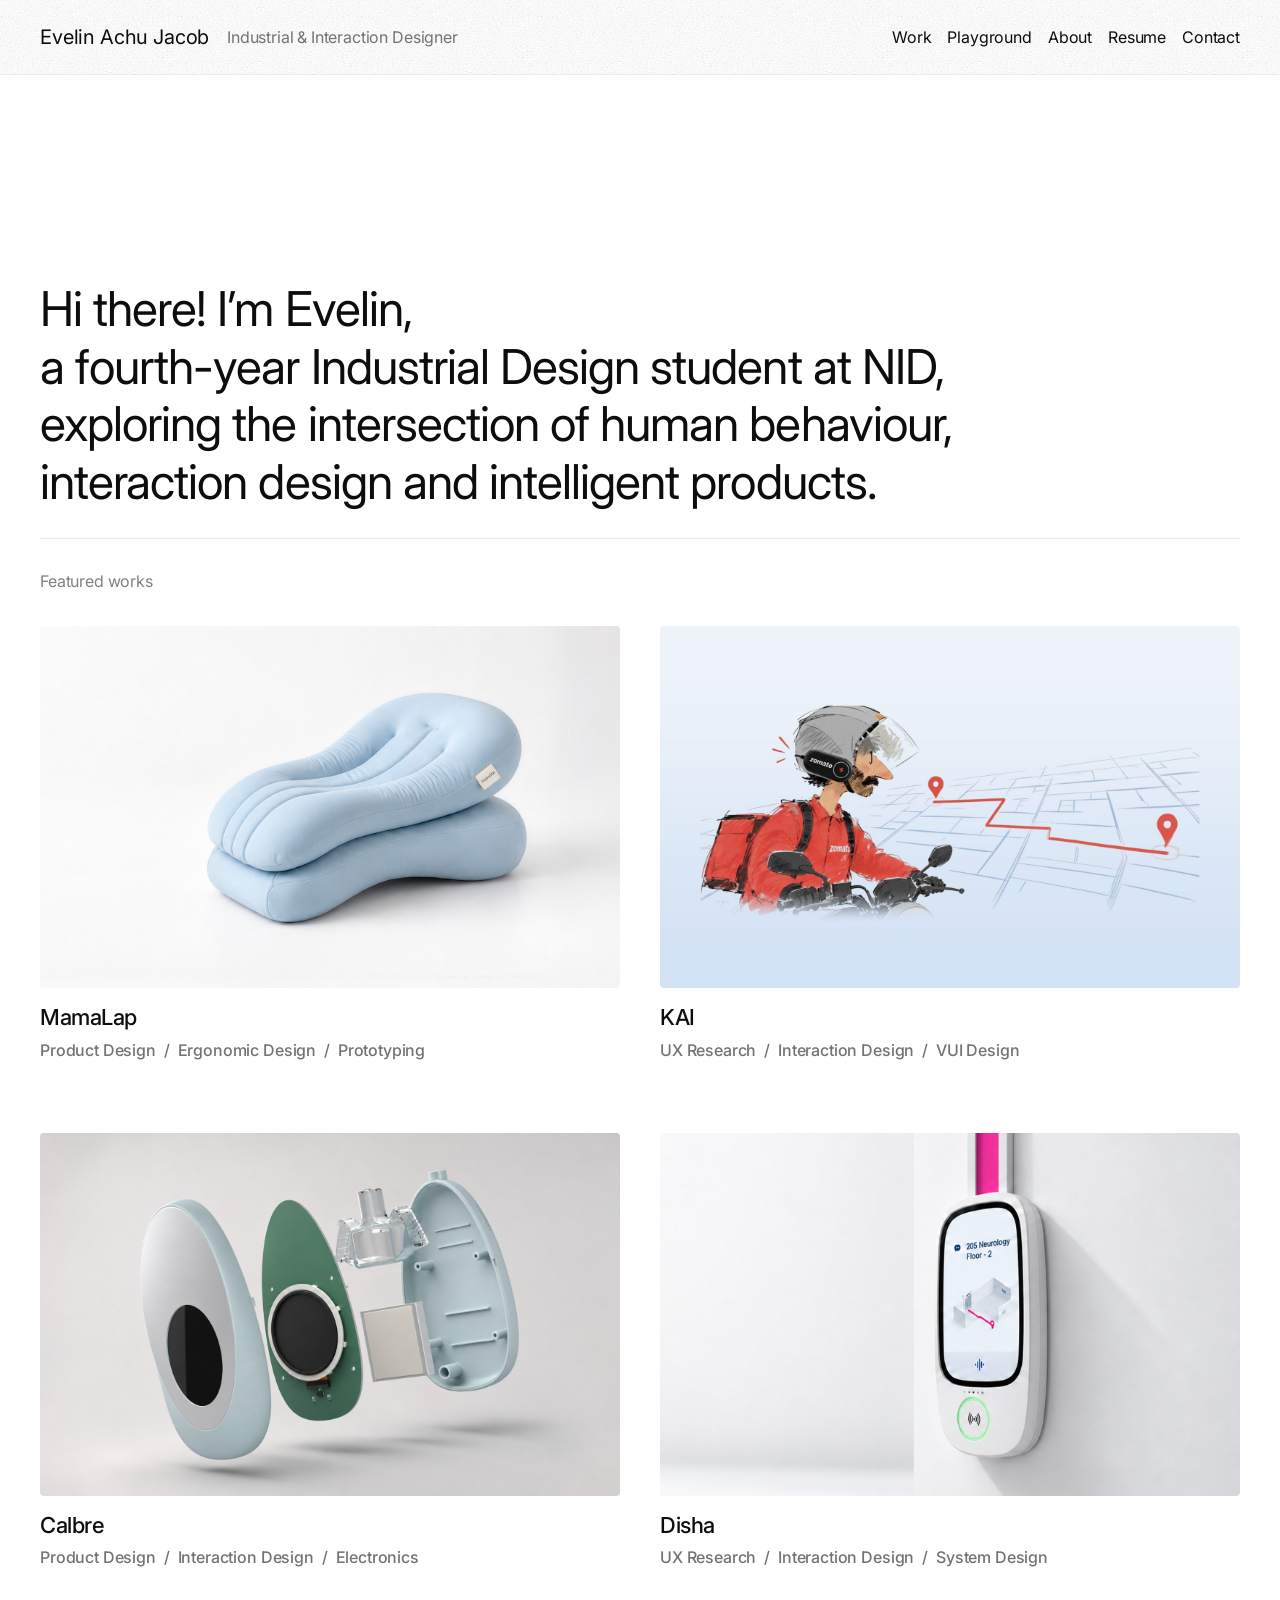
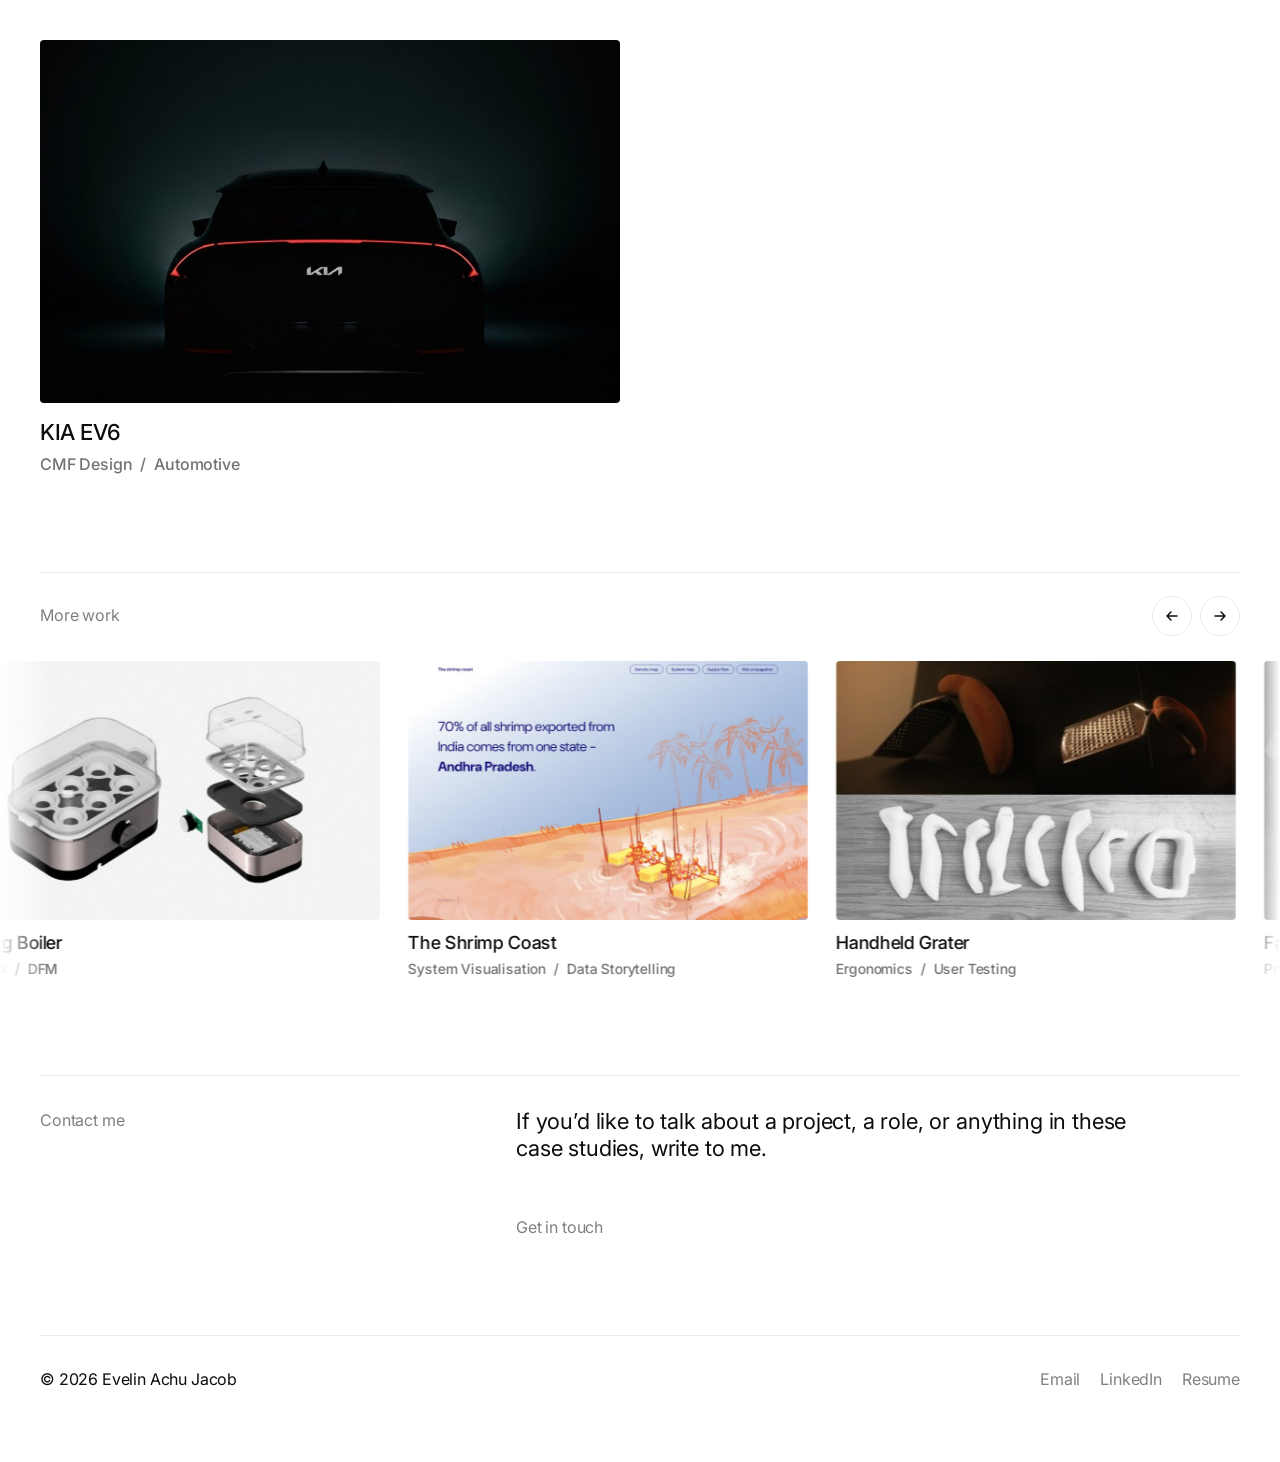
<file: index.html>
<!doctype html>
<html lang="en">
<meta charset="utf-8">
<meta name="viewport" content="width=device-width,initial-scale=1">
<title>Evelin Achu Jacob</title>
<script data-goatcounter="https://evelin.goatcounter.com/count" async src="https://gc.zgo.at/count.js"></script>
<script src="cursor.js"></script>
<meta name="description" content="Evelin Achu Jacob, a fourth-year Industrial Design student at NID exploring human behaviour, interaction design and intelligent products.">
<link rel="stylesheet" href="https://fonts.googleapis.com/css2?family=Inter:opsz,wght@14..32,300..500&display=swap">
<link rel="stylesheet" href="head.css">
<style>
/* layout after poombloom.com: header row, big greeting, label/content rows split by hairlines */
:root{
  --ink:#0d0d0d; --soft:#737373; --mute:#808080; --line:#ebebeb; --bg:#fff;
  --sans:"Inter",system-ui,-apple-system,sans-serif;
  --ease:cubic-bezier(.16,1,.3,1);
}
*{box-sizing:border-box}
html{scroll-behavior:smooth}
body{margin:0;background:var(--bg);color:var(--ink);font:400 16px/1.4 var(--sans);font-optical-sizing:auto;letter-spacing:-.01em;-webkit-font-smoothing:antialiased}
a{color:inherit;text-decoration:none}
img{display:block;max-width:100%}
.pad{padding:0 40px}

/* header: shared, in head.css */

/* greeting */
.hero{padding-top:205px;padding-bottom:28px}
.hero h1{margin:0;font-weight:400;font-size:48px;line-height:1.2;letter-spacing:-.02em}

/* label / content rows */
.row{border-top:1px solid var(--line)}
.bar{display:flex;justify-content:space-between;align-items:baseline;padding:31px 0 33px}
.label{color:var(--mute);margin:0}
.split{display:grid;grid-template-columns:476px 1fr;padding:32px 0 96px}
.split .label{line-height:1.5}

/* work grid */
.work{padding-bottom:96px}
.grid{display:grid;grid-template-columns:1fr 1fr;column-gap:40px;row-gap:72px}
.card{position:relative;display:block}
.card .img{position:relative;aspect-ratio:16/10;overflow:hidden;border-radius:4px;background:#f3f3f3}
.card img{width:100%;height:100%;object-fit:cover;transition:transform .8s var(--ease)}
/* hover: a slight zoom and a one-line description on a soft dark fade (no white wash) */
.hint{position:absolute;left:0;right:0;bottom:0;margin:0;padding:56px 24px 20px;color:#fff;line-height:1.35;background:linear-gradient(to top,rgba(13,13,13,.55),rgba(13,13,13,0));opacity:0;transform:translateY(8px);transition:opacity .45s var(--ease),transform .6s var(--ease)}
.card:hover img,.card:focus-visible img{transform:scale(1.03)}
.card:hover .hint,.card:focus-visible .hint{opacity:1;transform:none}
/* title + tags under each picture, after poombloom.com/work */
.meta{padding-top:16px}
.meta h2{margin:0;font-weight:500;font-size:22px;line-height:1.2;letter-spacing:-.02em}
.tags{margin:8px 0 0;color:var(--soft);font-weight:500}
.tags span+span::before{content:"/";margin:0 8px}

/* about + contact */
.big{margin:0;max-width:620px;font-size:22px;line-height:1.24}
.small{margin:24px 0 0;max-width:620px;color:var(--soft)}
.quote{margin:24px 0 0;max-width:620px;color:var(--soft)}
.quote cite{font-style:normal;white-space:nowrap}
.more{display:inline-block;margin-top:54px;color:var(--mute);transition:color .2s}
.more:hover{color:var(--ink)}

/* footer */
footer{display:flex;justify-content:space-between;align-items:baseline;padding:32px 0 72px}
footer .links{display:flex;gap:20px}
footer .links a{color:var(--mute);transition:color .2s}
footer .links a:hover{color:var(--ink)}

/* sections rise into view */
.rise{opacity:0;transform:translateY(60px);transition:opacity .9s var(--ease),transform .9s var(--ease)}
.rise.in{opacity:1;transform:none}


/* more work: a strip of smaller cards that slides left on a loop, full width, below the featured case studies.
   The six cards are listed twice so the loop has no jump; the script at the bottom moves the track.
   Hover or keyboard focus pauses it; the arrows in the label row step one card back or forward. */
section.more-work{padding-bottom:96px}
.more-work .bar{align-items:center}
.arrows{display:flex;gap:8px;margin:-8px 0}
.arrows button{width:40px;height:40px;display:grid;place-items:center;padding:0;border:1px solid var(--line);border-radius:50%;background:var(--bg);color:var(--ink);cursor:pointer;transition:background .2s,border-color .2s}
.arrows button:hover{background:#f3f3f3;border-color:#dcdcdc}
.arrows button:focus-visible{outline:2px solid var(--ink);outline-offset:2px}
.arrows svg{width:16px;height:16px;fill:none;stroke:currentColor;stroke-width:1.5;stroke-linecap:round;stroke-linejoin:round}
.marquee{overflow:hidden;-webkit-mask-image:linear-gradient(to right,transparent,#000 48px,#000 calc(100% - 48px),transparent);mask-image:linear-gradient(to right,transparent,#000 48px,#000 calc(100% - 48px),transparent)}
.track{display:flex;width:max-content;padding-left:40px;will-change:transform}
.card.sm{flex:none;width:400px;margin-right:28px}
.card.sm .img{aspect-ratio:428/277}
.card.sm .hint{padding:40px 18px 14px;font-size:14px}
.card.sm .meta{padding-top:12px}
.card.sm .meta h2{font-size:18px}
.card.sm .tags{margin-top:6px;font-size:14px}
@media (max-width:809px){
  .marquee{-webkit-mask-image:none;mask-image:none}
  .arrows button{width:36px;height:36px}
  .track{padding-left:20px}
  .card.sm{width:260px;margin-right:16px}
  .card.sm .meta h2{font-size:16px}
  .card.sm .tags{font-size:13px}
  .card.sm .tags span+span::before{margin:0 5px}
  section.more-work{padding-bottom:64px}
}
/* reduced motion: no sliding; the row scrolls sideways by hand or with the arrows, and the copies are hidden */
@media (prefers-reduced-motion:reduce){
  .marquee{overflow-x:auto;-webkit-mask-image:none;mask-image:none;padding:0 40px}
  .track{transform:none!important;padding-left:0}
  .track [aria-hidden="true"]{display:none}
}

@media (max-width:1199px){
  .split{grid-template-columns:1fr;row-gap:20px}
}
@media (max-width:809px){
  .pad{padding:0 20px}
  .hero{padding-top:110px}
  .hero h1{font-size:34px}
  .hero h1 br{display:none}
  .grid{grid-template-columns:1fr;row-gap:48px}
  .meta h2{font-size:19px}
  .split,.work{padding-bottom:64px}
  footer{flex-direction:column;gap:14px}
}
@media (prefers-reduced-motion:reduce){
  .rise{opacity:1;transform:none;transition:none}
  .card img,.hint{transition:none}
}
</style>

<header class="site-head">
  <a class="name" href="./">Evelin Achu Jacob</a>
  <span class="role">Industrial &amp; Interaction Designer</span>
  <nav>
    <a class="nav-work" href="#work">Work</a>
    <a href="playground.html">Playground</a>
    <a href="about.html">About</a>
    <a href="resume.pdf" target="_blank" rel="noopener" data-goatcounter-click="resume-opened" data-goatcounter-title="Resume opened" data-cursor-text="Open resume">Resume</a>
    <a href="#contact">Contact</a>
  </nav>
</header>

<main>
  <section class="hero pad rise">
    <h1>Hi there! I&rsquo;m Evelin, <br>a fourth-year Industrial Design student at NID, <br>exploring the intersection of human behaviour, <br>interaction design and intelligent products.</h1>
  </section>

  <section class="work pad rise" id="work">
    <div class="row bar">
      <p class="label">Featured works</p>
    </div>
    <!-- reading order across the rows: SPD, KAI, TCP, Disha, CMF -->
    <div class="grid">
      <a class="card" href="mamalap.html">
        <div class="img"><img src="images/home/mamalap.jpg?v=1104" width="1600" height="1000" alt="MamaLap, a light blue two-part breastfeeding lap pillow"><p class="hint">Breastfeeding support for new mothers &middot; 2025</p></div>
        <div class="meta"><h2>MamaLap</h2><p class="tags"><span>Product Design</span><span>Ergonomic Design</span><span>Prototyping</span></p></div>
      </a>
      <a class="card" href="kai.html">
        <div class="img"><img src="images/home/kai.jpg?v=1030" width="1600" height="1000" alt="Delivery rider with a voice navigation device on the helmet"><p class="hint">Voice navigation for delivery riders &middot; 2026</p></div>
        <div class="meta"><h2>KAI</h2><p class="tags"><span>UX Research</span><span>Interaction Design</span><span>VUI Design</span></p></div>
      </a>
      <a class="card" href="calbre.html">
        <div class="img"><img src="images/home/calbre.jpg?v=1104g" width="1586" height="992" alt="Exploded view of Calbre, a handheld breath device: front shell, circuit board with the round display, breath chamber and battery, and back shell"><p class="hint">A breath companion for weight maintenance &middot; 2026</p></div>
        <div class="meta"><h2>Calbre</h2><p class="tags"><span>Product Design</span><span>Interaction Design</span><span>Electronics</span></p></div>
      </a>
      <a class="card" href="disha.html">
        <div class="img"><img src="images/home/disha.jpg?v=1104" width="1600" height="1000" alt="Disha, a wall-mounted hospital wayfinding kiosk"><p class="hint">Hospital wayfinding for first-time rural visitors</p></div>
        <div class="meta"><h2>Disha</h2><p class="tags"><span>UX Research</span><span>Interaction Design</span><span>System Design</span></p></div>
      </a>
      <a class="card" href="cmf.html">
        <div class="img"><img src="images/home/cmf-ev6.jpg" width="1300" height="644" alt="Kia EV6 rear lights at night"><p class="hint">Colour, material and finish &middot; 2025</p></div>
        <div class="meta"><h2>KIA EV6</h2><p class="tags"><span>CMF Design</span><span>Automotive</span></p></div>
      </a>
    </div>
  </section>


  <section class="more-work rise" id="more">
    <div class="pad">
      <div class="row bar">
        <p class="label">More work</p>
        <div class="arrows">
          <button type="button" class="prev" aria-label="Previous project"><svg viewBox="0 0 16 16" aria-hidden="true"><path d="M13 8H3M7 4L3 8l4 4"/></svg></button>
          <button type="button" class="next" aria-label="Next project"><svg viewBox="0 0 16 16" aria-hidden="true"><path d="M3 8h10M9 4l4 4-4 4"/></svg></button>
        </div>
      </div>
    </div>
    <div class="marquee">
     <div class="track">
      <div class="card sm" tabindex="0">
        <div class="img"><img src="images/thumbs/egg-boiler.jpg" width="428" height="277" loading="lazy" alt="Egg boiler render, assembled and taken apart"><p class="hint">Teardown and redesign for fewer parts and screws &middot; 2025</p></div>
        <div class="meta"><h2>Egg Boiler</h2><p class="tags"><span>DFA</span><span>DFM</span></p></div>
      </div>
      <a class="card sm" href="shrimp/shrimp_story/index.html" target="_blank" rel="noopener" data-cursor-text="Open website">
        <div class="img"><img src="images/thumbs/shrimp.jpg" width="856" height="554" loading="lazy" alt="The Shrimp Coast website: a painted shrimp pond with aerators, and the line 70% of all shrimp exported from India comes from one state, Andhra Pradesh"><p class="hint">Bhimavaram shrimp farming, from hatchery to export, as a scroll story &middot; 2026</p></div>
        <div class="meta"><h2>The Shrimp Coast</h2><p class="tags"><span>System Visualisation</span><span>Data Storytelling</span></p></div>
      </a>
      <div class="card sm" tabindex="0">
        <div class="img"><img src="images/thumbs/grater.jpg" width="428" height="277" loading="lazy" alt="Grater with the new handle, and the row of clay handle models"><p class="hint">Handle redesign, tested on 4 users for pulse, SpO&#8322;, BP and time &middot; 2025</p></div>
        <div class="meta"><h2>Handheld Grater</h2><p class="tags"><span>Ergonomics</span><span>User Testing</span></p></div>
      </div>
      <div class="card sm" tabindex="0">
        <div class="img"><img src="images/thumbs/steamer.jpg" width="428" height="277" loading="lazy" alt="Facial steamer replica with a green funnel, assembled and opened"><p class="hint">Working replica in heat-bent PVC and vacuum-formed parts &middot; 2024</p></div>
        <div class="meta"><h2>Facial Steamer</h2><p class="tags"><span>Prototyping</span><span>Vacuum Forming</span></p></div>
      </div>
      <div class="card sm" tabindex="0">
        <div class="img"><img src="images/thumbs/street-dogs.jpg" width="428" height="277" loading="lazy" alt="Street dogs walking down a lane in Mangalagiri"><p class="hint">Field research in a team of 7: 88 dogs counted, 15 sterilised &middot; 2025</p></div>
        <div class="meta"><h2>Mangalagiri Street Dogs</h2><p class="tags"><span>Design Research</span><span>Systems</span></p></div>
      </div>
      <div class="card sm" tabindex="0">
        <div class="img"><img src="images/thumbs/anveshana.jpg" width="428" height="277" loading="lazy" alt="Anveshana title card beside students sitting outside a school building"><p class="hint">Helping Classes 6&ndash;8 discover their interests and learn by thinking for themselves &middot; 2026</p></div>
        <div class="meta"><h2>Anveshana</h2><p class="tags"><span>System Design</span><span>Education</span></p></div>
      </div>
      <div class="card sm" tabindex="0">
        <div class="img"><img src="images/thumbs/sugarcane.jpg" width="428" height="277" loading="lazy" alt="Bag made of sugarcane fibre composite, lit from inside"><p class="hint">Thirteen experiments on sugarcane, stalk to fibre composite &middot; with Rashmi Ray &middot; 2026</p></div>
        <div class="meta"><h2>Sugarcane Fibre</h2><p class="tags"><span>Material Driven Design</span><span>Material Research</span></p></div>
      </div>
      <!-- the same six again, hidden from screen readers, so the loop joins up -->
      <div class="card sm" aria-hidden="true">
        <div class="img"><img src="images/thumbs/egg-boiler.jpg" width="428" height="277" loading="lazy" alt=""><p class="hint">Teardown and redesign for fewer parts and screws &middot; 2025</p></div>
        <div class="meta"><h2>Egg Boiler</h2><p class="tags"><span>DFA</span><span>DFM</span></p></div>
      </div>
      <a class="card sm" href="shrimp/shrimp_story/index.html" target="_blank" rel="noopener" data-cursor-text="Open website" aria-hidden="true" tabindex="-1">
        <div class="img"><img src="images/thumbs/shrimp.jpg" width="856" height="554" loading="lazy" alt=""><p class="hint">Bhimavaram shrimp farming, from hatchery to export, as a scroll story &middot; 2026</p></div>
        <div class="meta"><h2>The Shrimp Coast</h2><p class="tags"><span>System Visualisation</span><span>Data Storytelling</span></p></div>
      </a>
      <div class="card sm" aria-hidden="true">
        <div class="img"><img src="images/thumbs/grater.jpg" width="428" height="277" loading="lazy" alt=""><p class="hint">Handle redesign, tested on 4 users for pulse, SpO&#8322;, BP and time &middot; 2025</p></div>
        <div class="meta"><h2>Handheld Grater</h2><p class="tags"><span>Ergonomics</span><span>User Testing</span></p></div>
      </div>
      <div class="card sm" aria-hidden="true">
        <div class="img"><img src="images/thumbs/steamer.jpg" width="428" height="277" loading="lazy" alt=""><p class="hint">Working replica in heat-bent PVC and vacuum-formed parts &middot; 2024</p></div>
        <div class="meta"><h2>Facial Steamer</h2><p class="tags"><span>Prototyping</span><span>Vacuum Forming</span></p></div>
      </div>
      <div class="card sm" aria-hidden="true">
        <div class="img"><img src="images/thumbs/street-dogs.jpg" width="428" height="277" loading="lazy" alt=""><p class="hint">Field research in a team of 7: 88 dogs counted, 15 sterilised &middot; 2025</p></div>
        <div class="meta"><h2>Mangalagiri Street Dogs</h2><p class="tags"><span>Design Research</span><span>Systems</span></p></div>
      </div>
      <div class="card sm" aria-hidden="true">
        <div class="img"><img src="images/thumbs/anveshana.jpg" width="428" height="277" loading="lazy" alt=""><p class="hint">Helping Classes 6&ndash;8 discover their interests and learn by thinking for themselves &middot; 2026</p></div>
        <div class="meta"><h2>Anveshana</h2><p class="tags"><span>System Design</span><span>Education</span></p></div>
      </div>
      <div class="card sm" aria-hidden="true">
        <div class="img"><img src="images/thumbs/sugarcane.jpg" width="428" height="277" loading="lazy" alt=""><p class="hint">Thirteen experiments on sugarcane, stalk to fibre composite &middot; with Rashmi Ray &middot; 2026</p></div>
        <div class="meta"><h2>Sugarcane Fibre</h2><p class="tags"><span>Material Driven Design</span><span>Material Research</span></p></div>
      </div>
     </div>
    </div>
  </section>

  <section class="pad rise" id="contact">
    <div class="row split">
      <p class="label">Contact me</p>
      <div>
        <p class="big">If you&rsquo;d like to talk about a project, a role, or anything in these case studies, write to me.</p>
        <a class="more" href="mailto:jacobevelyn009@gmail.com">Get in touch</a>
      </div>
    </div>
  </section>
</main>

<div class="pad">
  <footer class="row">
    <span>&copy; 2026 Evelin Achu Jacob</span>
    <span class="links">
      <a href="mailto:jacobevelyn009@gmail.com">Email</a>
      <a href="https://www.linkedin.com/in/evelin-achu-jacob-a696622b6/" target="_blank" rel="noopener">LinkedIn</a>
      <a href="resume.pdf" target="_blank" rel="noopener" data-goatcounter-click="resume-opened" data-goatcounter-title="Resume opened" data-cursor-text="Open resume">Resume</a>
    </span>
  </footer>
</div>

<script>
(function(){
  var els=document.querySelectorAll('.rise');
  if(!('IntersectionObserver' in window)){ els.forEach(function(e){e.classList.add('in')}); return; }
  var io=new IntersectionObserver(function(es){
    es.forEach(function(e){ if(e.isIntersecting){ e.target.classList.add('in'); io.unobserve(e.target); } });
  },{rootMargin:'0px 0px -8% 0px'});
  els.forEach(function(e){ io.observe(e); });
})();

/* more work strip: slides left by itself, stops while the pointer or keyboard focus is on it,
   and the arrows glide one card back or forward (then it waits 4 s before sliding again) */
(function(){
  var box=document.querySelector('.marquee'), track=box&&box.querySelector('.track');
  var prev=document.querySelector('.arrows .prev'), next=document.querySelector('.arrows .next');
  if(!track||!prev||!next) return;
  var cards=track.children, n=cards.length/2, SPEED=40;   /* px per second */
  var still=window.matchMedia('(prefers-reduced-motion: reduce)').matches;
  var x=0, half=1, step=1, last=0, hover=false, rest=0, glide=null;

  function measure(){ half=cards[n].offsetLeft-cards[0].offsetLeft; step=cards[1].offsetLeft-cards[0].offsetLeft; }
  function wrap(v){ return ((v%half)+half)%half; }
  function ease(t){ return 1-Math.pow(1-t,3); }
  measure(); window.addEventListener('resize',measure);

  function go(dir){
    if(still){ box.scrollBy({left:dir*step}); return; }
    var now=performance.now(), from=glide?glide.to:x, k=from/step;
    var to=(dir>0?Math.floor(k+.001)+1:Math.ceil(k-.001)-1)*step;
    glide={from:x,to:to,t0:now}; rest=now+4000;
  }
  prev.addEventListener('click',function(){ go(-1); });
  next.addEventListener('click',function(){ go(1); });
  if(still) return;

  box.addEventListener('mouseenter',function(){ hover=true; });
  box.addEventListener('mouseleave',function(){ hover=false; });
  box.addEventListener('focusin',function(){ hover=true; });
  box.addEventListener('focusout',function(){ hover=false; });

  function frame(now){
    var dt=Math.min((now-(last||now))/1000,.05); last=now;
    if(glide){
      var p=Math.min((now-glide.t0)/500,1);
      x=glide.from+(glide.to-glide.from)*ease(p);
      if(p===1){ glide=null; x=wrap(x); }
    } else if(!hover && now>rest){
      x=wrap(x+SPEED*dt);
    }
    track.style.transform='translateX('+(-wrap(x))+'px)';
    requestAnimationFrame(frame);
  }
  requestAnimationFrame(frame);
})();
</script>
</html>
</file>
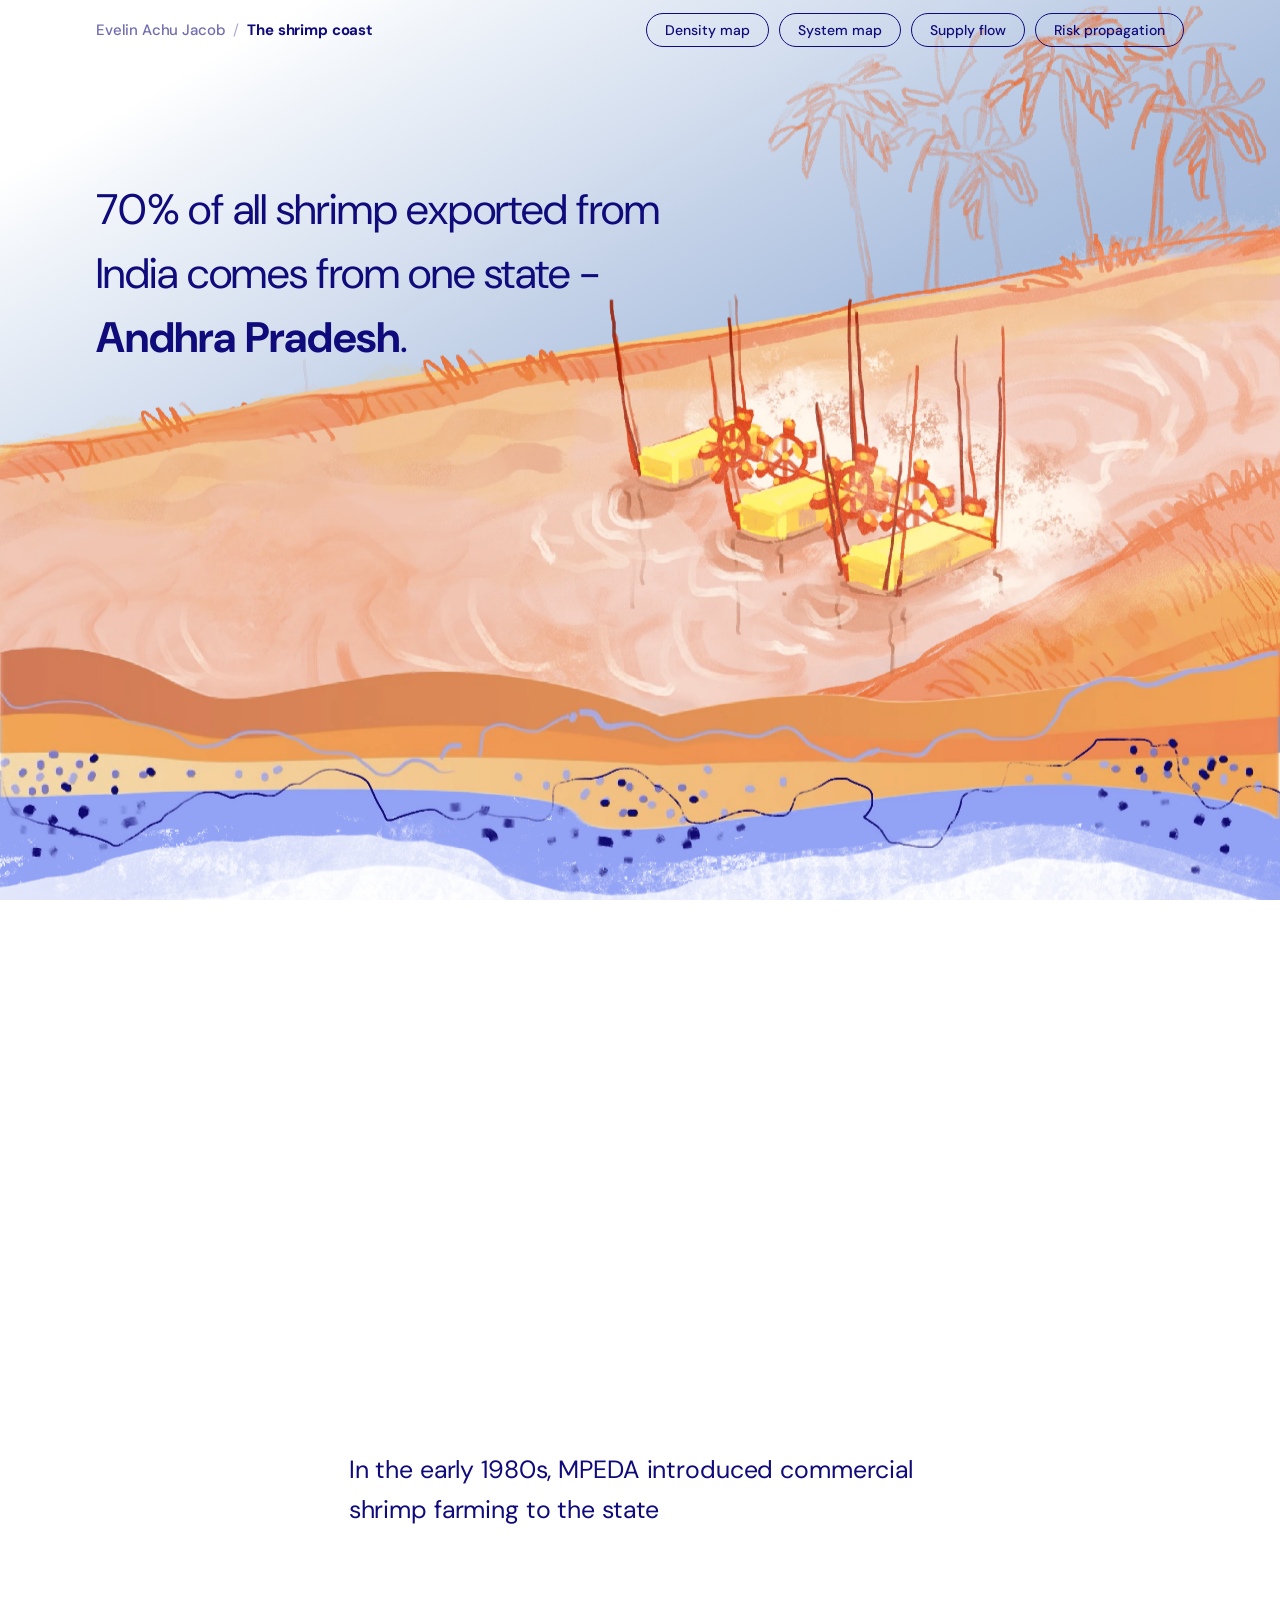
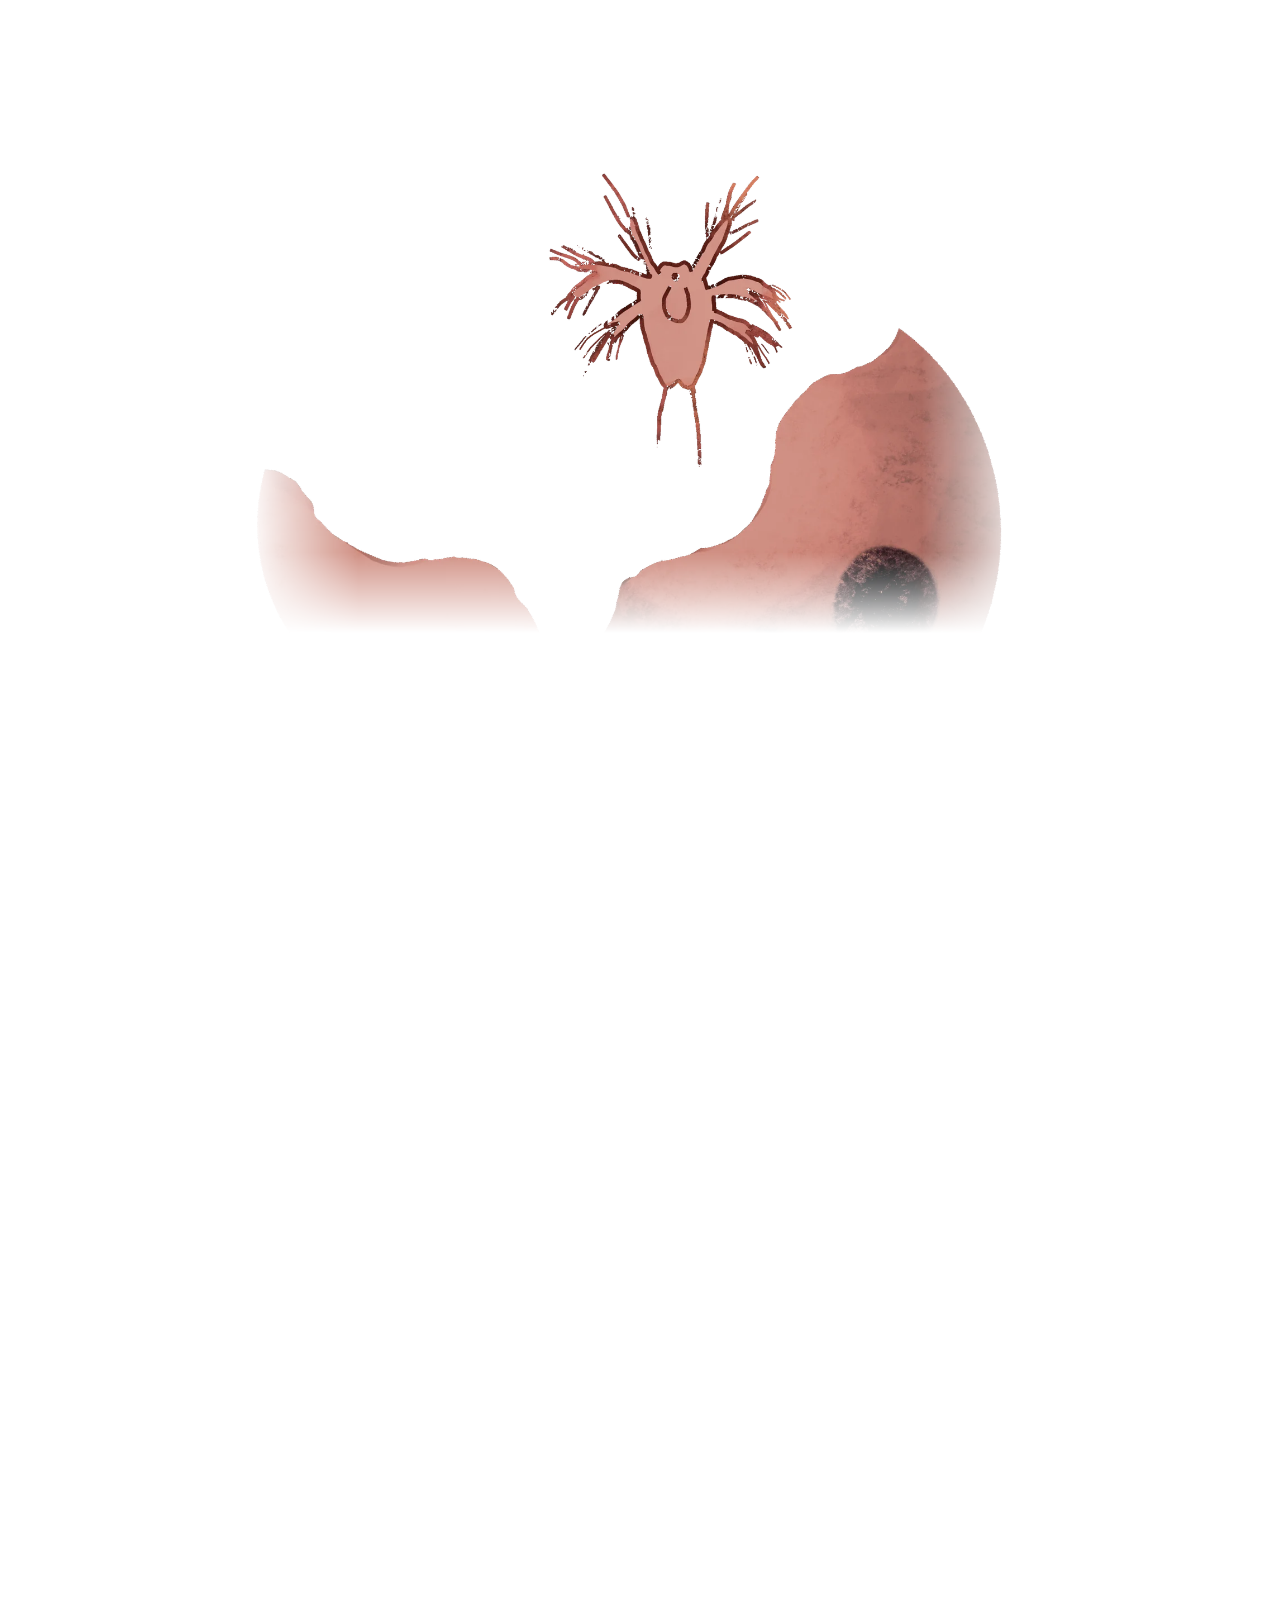
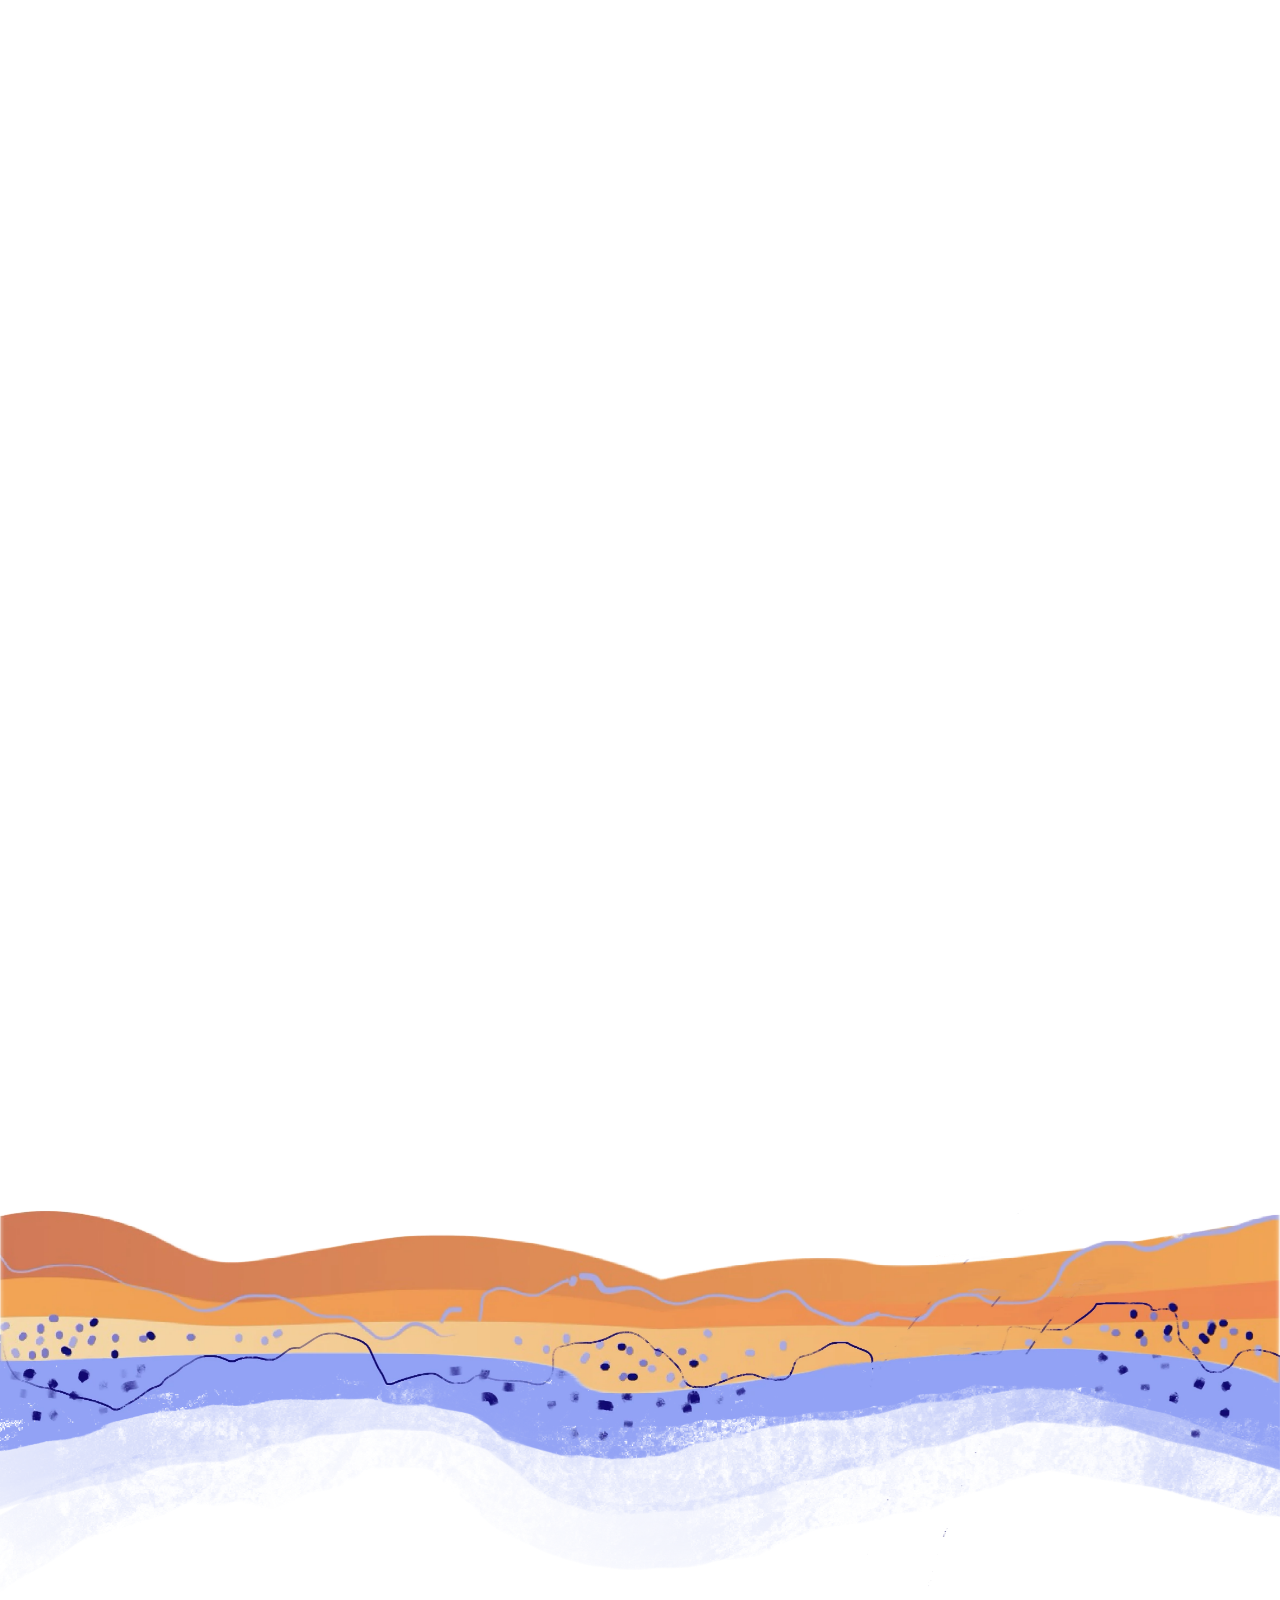
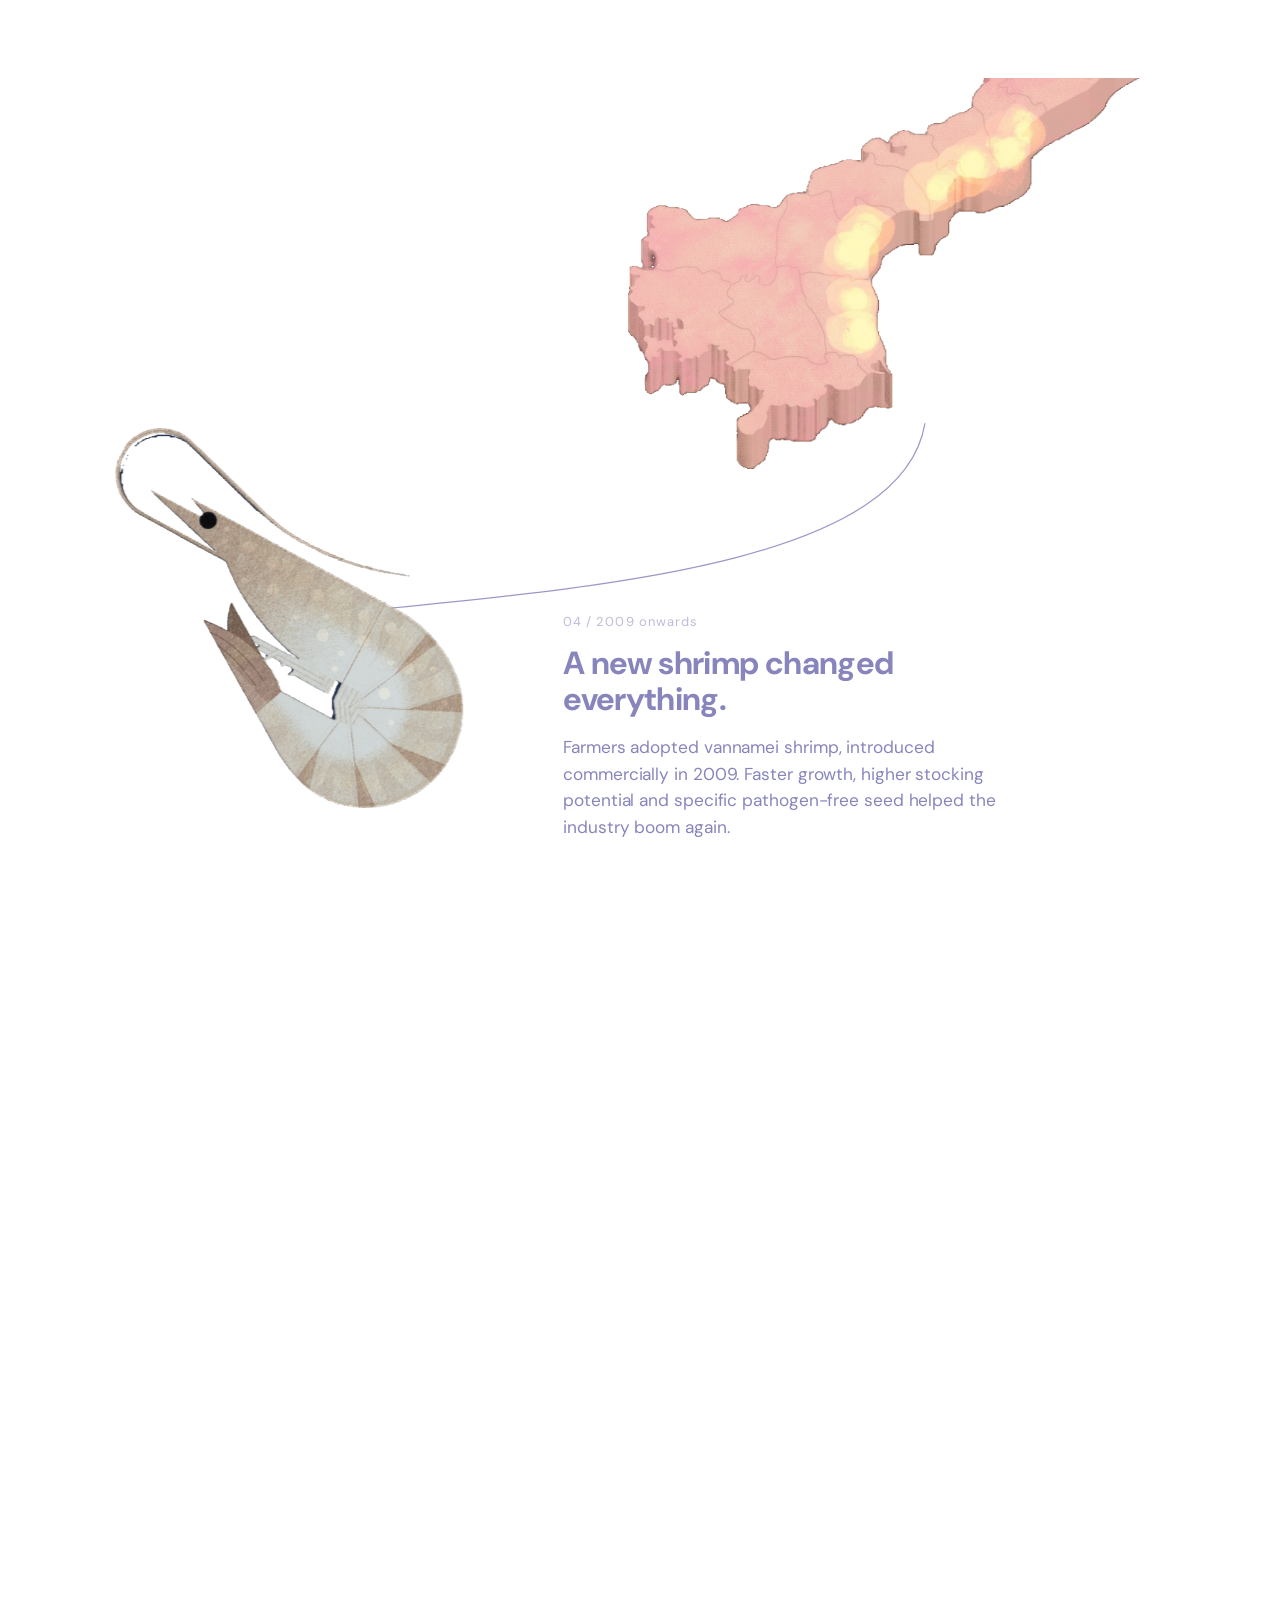
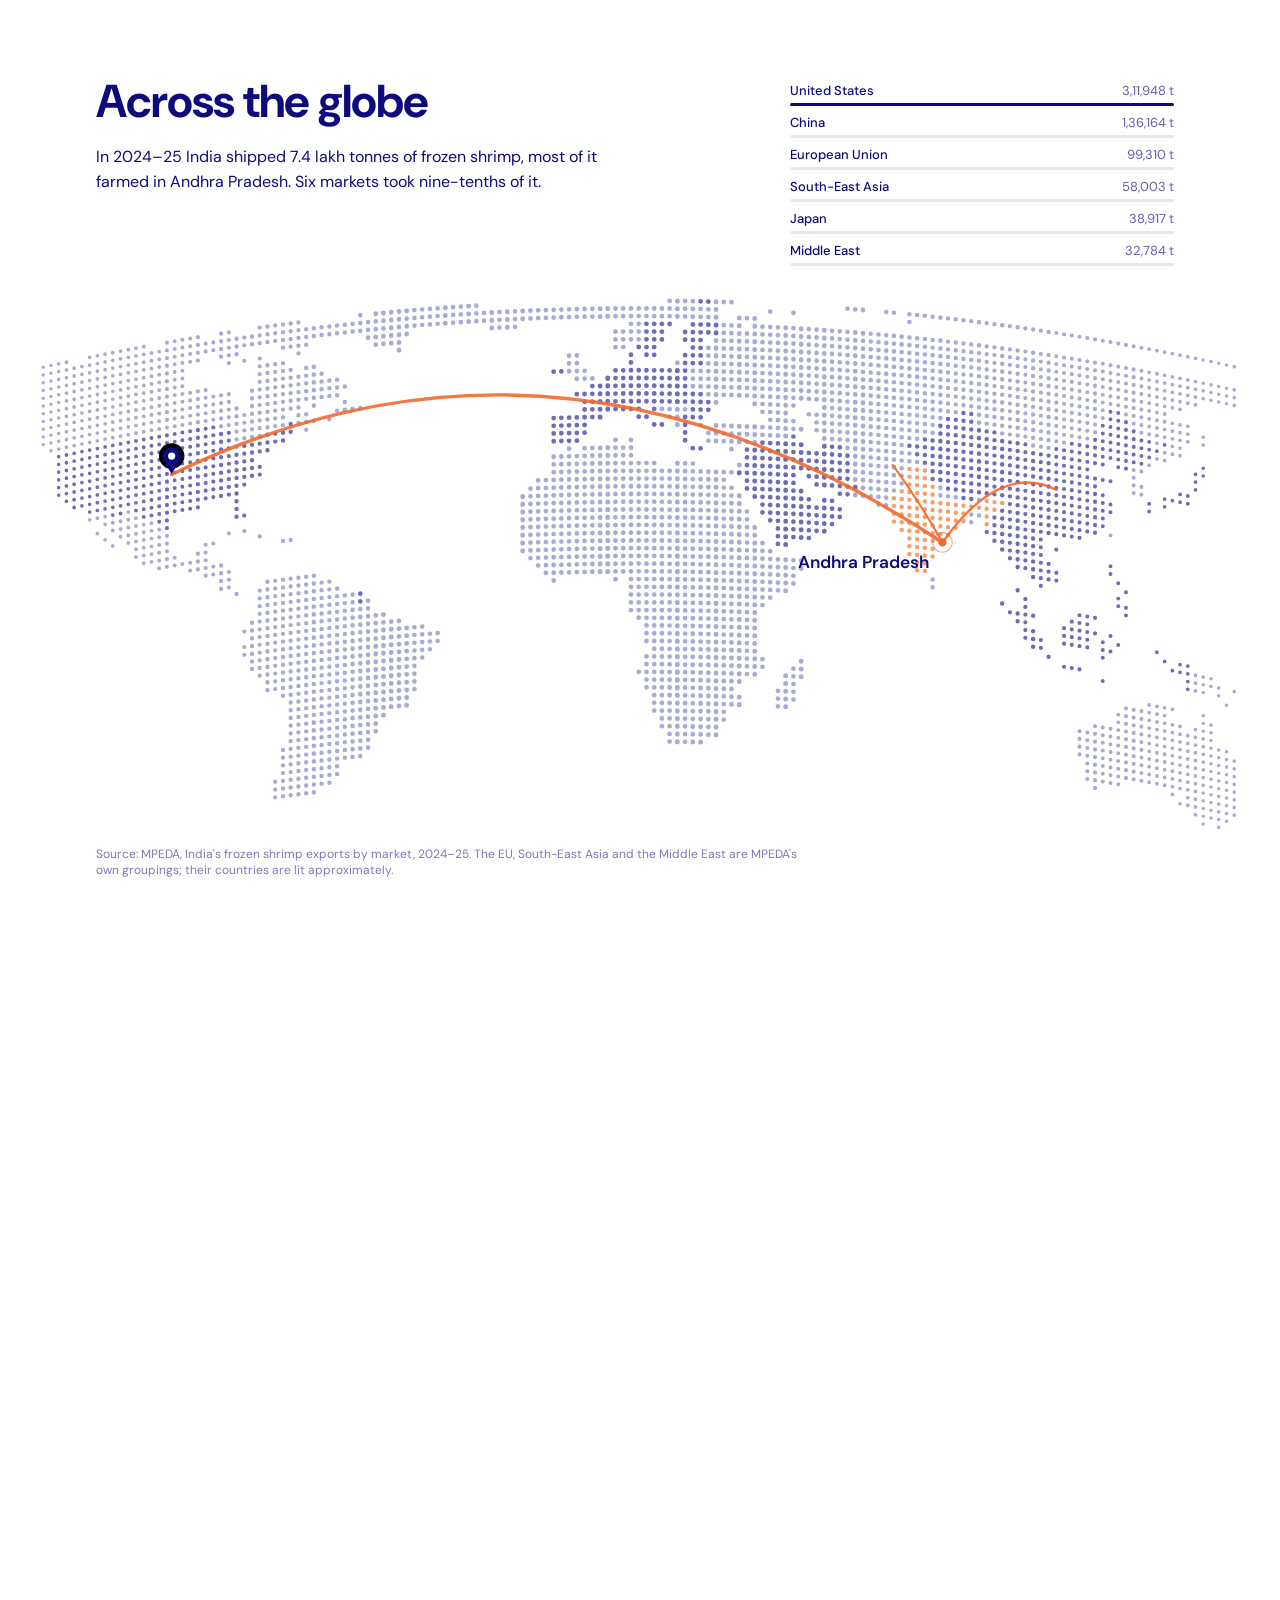
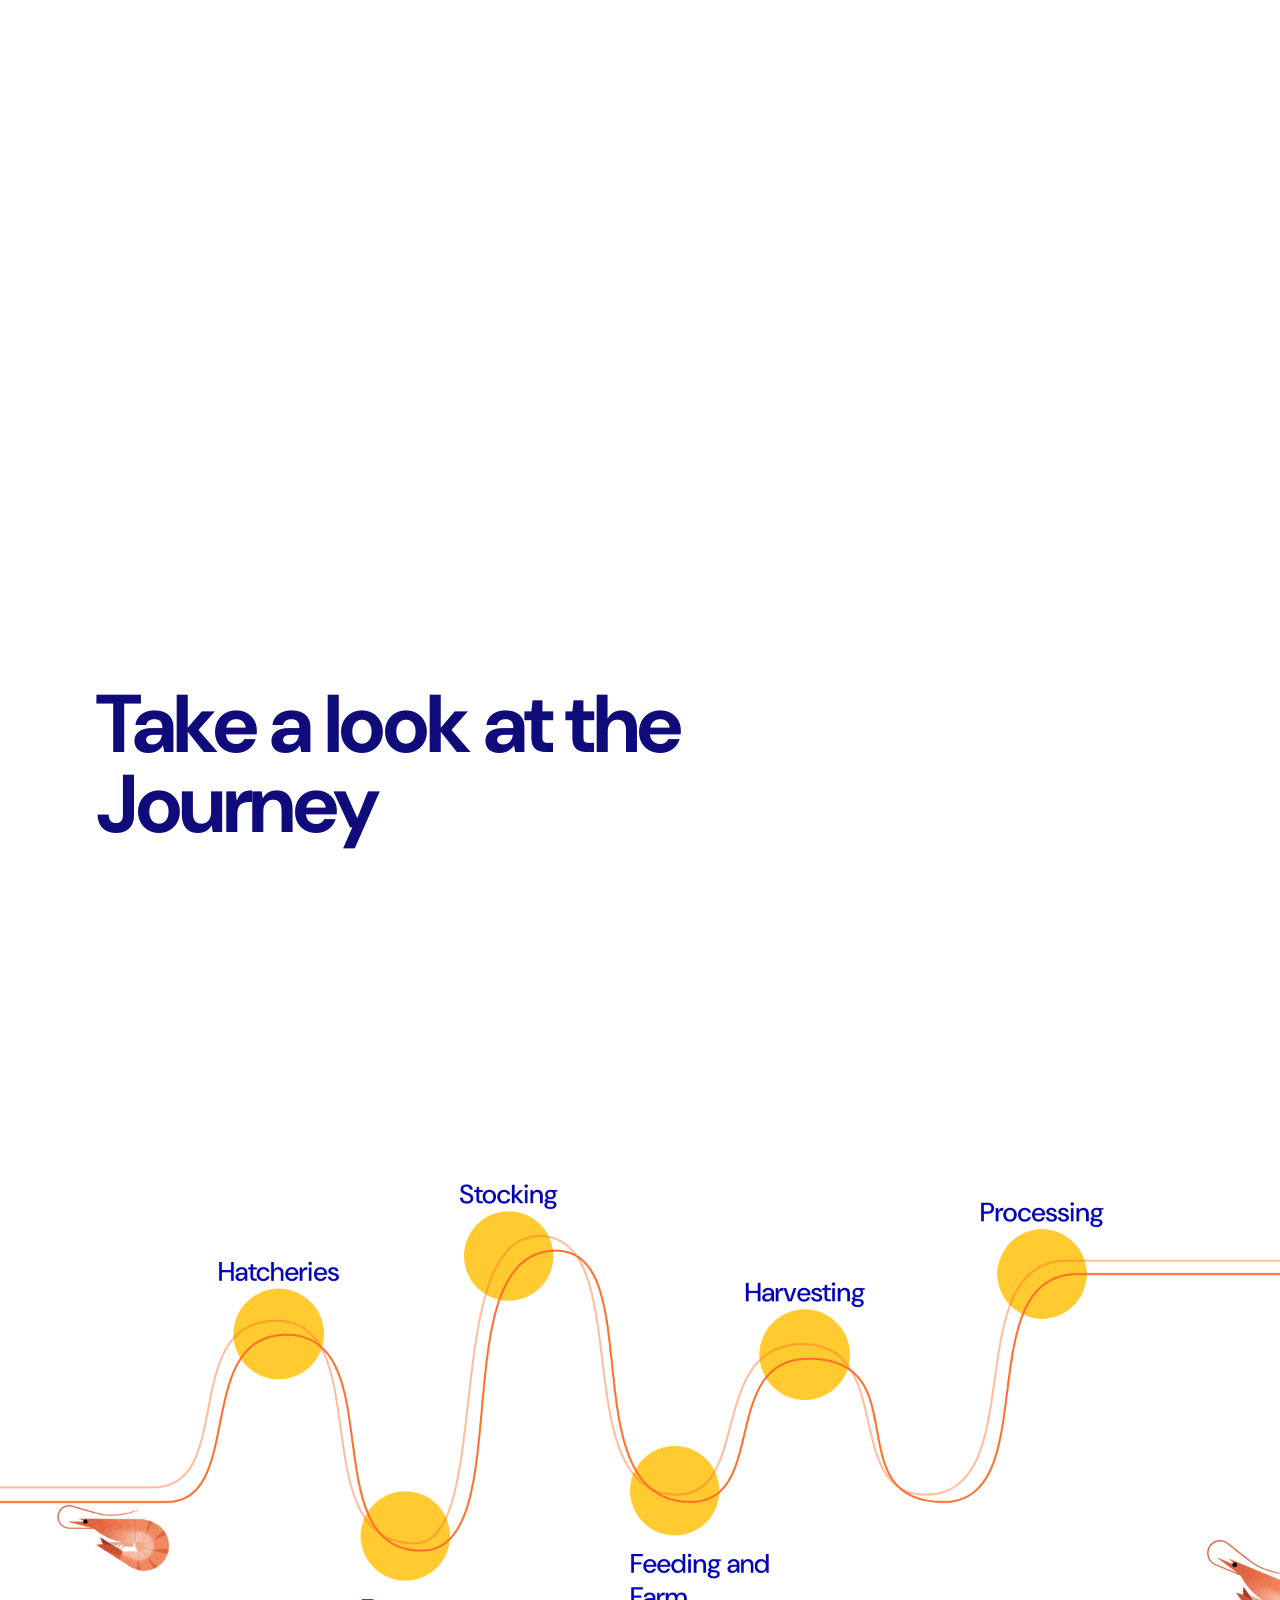
<file: shrimp/shrimp_story/index.html>
<!doctype html>
<html lang="en">
<head>
<meta charset="utf-8">
<meta name="viewport" content="width=device-width, initial-scale=1">
<title>Andhra Pradesh — the shrimp coast</title>
<script data-goatcounter="https://evelin.goatcounter.com/count" async src="https://gc.zgo.at/count.js"></script>
<link rel="preconnect" href="https://fonts.googleapis.com">
<link rel="preconnect" href="https://fonts.gstatic.com" crossorigin>
<link rel="stylesheet" href="https://fonts.googleapis.com/css2?family=DM+Sans:opsz,wght@9..40,400;9..40,500;9..40,700&display=swap">
<style>
/* ============================================================
   Hero — parallax pond.

   The artwork is one tall piece (pond, coastal band, lavender water,
   torn wavy edge), far taller than any browser window. It is laid out
   at its own proportions and the scroll walks down it; the copy is
   pinned to the window, never moves, and fades out over the last
   stretch once the water has risen behind it.

   Every vertical measurement is a percentage or a fraction of the
   width — in CSS a margin percentage resolves against WIDTH — so the
   scene stays locked to the artwork's proportions at any window size.
   ============================================================ */

:root{
  --ink:#100B7B;              /* sampled off the reference */
  --hot:#F26A2E;              /* her orange, for the thing in focus */
  --ground:#FFFFFF;           /* one ground under the wave, the egg and the map,
                                 as in her mockup — so no section has a seam */
  --ease:cubic-bezier(.22,.75,.2,1);
}

/* the artwork (art.webp) is 2360 x 2230. In fractions of its width:
     palm tops ........................ 323/2360 = 0.137
     fully opaque from/to ...... 1200..1760/2360 = 0.508..0.746
     wavy lavender edge ends at ...... 2210/2360 = 0.936
     canvas bottom ................... 2230/2360 = 0.945          */

*{box-sizing:border-box}
html{-webkit-text-size-adjust:100%}
body{
  margin:0;
  overflow-x:hidden;
  background:var(--ground);
  font-family:"DM Sans",system-ui,-apple-system,"Segoe UI",sans-serif;
  color:var(--ink);
}

/* ---------- hero ---------- */
.hero{ position:relative; height:250vh }   /* replaced by measure() */
.stage{
  position:sticky; top:0;
  height:100vh;
  overflow:hidden;
}

/* the sky is a fixed diagonal ramp, pinned to the width so it doesn't
   shift when the window's aspect does */
.sky{
  position:absolute; inset:0;
  background:linear-gradient(150deg,
    #FFFFFF 0,
    #FFFFFF calc(var(--w,1440px) * 0.121),
    #F4F7FB calc(var(--w,1440px) * 0.167),
    #E4EBF5 calc(var(--w,1440px) * 0.250),
    #D5DFEF calc(var(--w,1440px) * 0.333),
    #C4D2E8 calc(var(--w,1440px) * 0.417),
    #ACC0DF calc(var(--w,1440px) * 0.548),
    #9CB3D9 calc(var(--w,1440px) * 0.694),
    #8CA5D2 calc(var(--w,1440px) * 0.833),
    #7A96CA calc(var(--w,1440px) * 1.000));
}

/* the scene moves as one; its transform is written straight to
   style.transform each frame (not via a custom property, which would
   re-resolve the sky gradient on every frame) */
.scene{
  position:absolute; left:0; top:0; width:100%;
  will-change:transform;
}
.scene img{
  position:relative; z-index:1;
  display:block; width:100%; height:auto;
}
/* solid ground tucked behind the art's fully opaque middle and running
   on below it, so the wavy lavender edge lands on --ground (the same
   colour as the section that follows) instead of on sky */
.ground{
  position:absolute; left:0; right:0; top:0; z-index:0;
  margin-top:72%;
  height:200vh;
  background:var(--ground);
}

/* ---------- pinned copy ---------- */
.copy{
  position:absolute; left:7.5%; top:0;
  margin-top:13.9%;
  width:56%;
  z-index:2;
  will-change:opacity;
}
.copy p{
  margin:0;
  font-size:min(calc(var(--w,1440px) * 0.0333), 56px);
  line-height:1.5;
  font-weight:400;
  letter-spacing:-0.005em;
}
.copy b{font-weight:700}

/* ---------- scroll cue ---------- */
.cue{
  position:absolute; left:7.5%; bottom:6%;
  z-index:2;
  display:flex; align-items:center; gap:12px;
  font-size:12px; letter-spacing:.22em; text-transform:uppercase;
  color:var(--ink); opacity:.5;
  pointer-events:none;
}
.cue i{
  display:block; width:1px; height:30px; background:currentColor;
  animation:drop 2.1s var(--ease) infinite;
}
@keyframes drop{
  0%  {transform:scaleY(.15); transform-origin:top; opacity:0}
  35% {transform:scaleY(1); opacity:1}
  100%{transform:scaleY(1); transform-origin:bottom; opacity:0}
}

/* ---------- next section ---------- */
/* ---------- top bar ----------
   See-through over the hero's sky, frosted once the page moves. It
   steps out of the way while you scroll down - most of this page is
   scroll-driven, and a bar would sit on the animation - and comes
   back the moment you scroll up. */
.topbar{
  position:fixed; left:0; right:0; top:0; z-index:50;
  display:flex; align-items:center; justify-content:space-between; gap:24px;
  padding:13px 7.5%;
  background:rgba(255,255,255,.74);
  -webkit-backdrop-filter:saturate(1.4) blur(12px); backdrop-filter:saturate(1.4) blur(12px);
  box-shadow:0 1px 0 rgba(16,11,123,.08);
  transition:transform .38s var(--ease), background-color .3s, box-shadow .3s;
}
.topbar.clear{
  background:transparent; box-shadow:none;
  -webkit-backdrop-filter:none; backdrop-filter:none;
}
.topbar.away{ transform:translateY(-105%) }
.topbar .home{
  color:var(--ink); text-decoration:none;
  font-size:15px; font-weight:700; letter-spacing:-0.01em;
}
.navbtn{
  display:inline-flex; align-items:center;
  padding:9px 18px; border-radius:999px;
  border:1.5px solid var(--ink); color:var(--ink); background:transparent;
  font-size:14px; font-weight:500; line-height:1; text-decoration:none;
  transition:background-color .2s, color .2s;
}
.navbtn:hover{ background:var(--ink); color:#fff }
.navlinks{ display:flex; gap:10px; min-width:0 }
.navbtn{ flex:none; white-space:nowrap }
.topbar .home{ flex:none }
/* portfolio / this site: the name leads back to evelinachu.in */
.crumbs{ display:flex; align-items:baseline; gap:8px; flex:none; font-size:15px; letter-spacing:-0.01em }
.topbar .back{ color:var(--ink); text-decoration:none; font-weight:500; opacity:.6; transition:opacity .2s }
.topbar .back:hover{ opacity:1 }
.crumbs .sep{ color:var(--ink); opacity:.35 }
/* four pages don't fit beside the name on a narrow screen: let the row scroll */
@media (max-width:980px){
  .navlinks{ overflow-x:auto; scrollbar-width:none; padding:2px }
  .navlinks::-webkit-scrollbar{ display:none }
}
.topbar a:focus-visible{ outline:2px solid var(--hot); outline-offset:3px; border-radius:999px }

/* ---------- the way out: on to the density map ---------- */
.outro{
  position:relative; z-index:2; background:var(--ground);
  padding:20vh 7.5% 22vh;
  display:grid; gap:11vh; justify-items:start;
}
.outro-lead{
  margin:0 0 3.5vh; max-width:24em;
  font-size:clamp(17px, 1.35vw, 23px); line-height:1.5; font-weight:400;
}
.outro-link{
  display:inline-flex; align-items:center; gap:clamp(18px, 2.2vw, 36px);
  color:var(--ink); text-decoration:none;
}
.outro-word{
  font-size:clamp(44px, 6.4vw, 116px); line-height:.98;
  font-weight:700; letter-spacing:-0.03em;
}
.outro-arrow{
  flex:none; display:grid; place-items:center;
  width:clamp(58px, 6.2vw, 108px); aspect-ratio:1; border-radius:50%;
  background:var(--ink); color:#fff;
  transition:background-color .25s, transform .35s var(--ease);
}
.outro-arrow svg{
  width:42%; height:42%; fill:none; stroke:currentColor;
  stroke-width:3.2; stroke-linecap:round; stroke-linejoin:round;
  transition:transform .35s var(--ease);
}
.outro-link:hover .outro-arrow{ background:var(--hot) }
.outro-link:hover .outro-arrow svg{ transform:translate(3px, -3px) }
.credits{ position:relative; z-index:2; background:var(--ground); padding:0 7.5% 8vh; font-size:12px; line-height:1.6; color:#8A8A8A }
.credits summary{ cursor:pointer; width:max-content }
.credits ol{ margin:10px 0 0; padding-left:18px; columns:2 360px; column-gap:40px }
.credits li{ break-inside:avoid }
.credits a{ color:inherit }
.outro-link:focus-visible{ outline:3px solid var(--hot); outline-offset:10px; border-radius:14px }

@media (max-width:700px){
  .topbar{ padding:11px 6% }
  .navbtn{ padding:8px 14px; font-size:13px }
  .navlinks{ gap:6px }
  .outro{ padding:14vh 6% 16vh }
}
@media (max-width:560px){
  .topbar .home, .crumbs .sep{ display:none }
  .navbtn{ padding:7px 11px; font-size:12px }
}

/* ============================================================
   Origin — scroll hatches the egg.

   Her GIF (34 frames at 200ms: egg, crack, split, larva, lavender
   bloom, black tiger shrimp) is cut into registered stills and stepped
   by scroll like a flipbook. No cross-fade: the frames are transparent
   drawings, and blending two would ghost them. Only the shrimp's last
   flick of poses plays on its own, once it has hatched.

   The frame is anchored to the bottom of the window and its edges are
   masked, so shell pieces flying out of her canvas dissolve instead of
   being sliced by an invisible line.
   ============================================================ */
.origin{ position:relative; z-index:2; height:340vh; background:var(--ground) }
.origin-stage{ position:sticky; top:0; height:100vh; overflow:hidden }

.origin-copy{
  position:absolute; left:50%; top:13vh;
  transform:translateX(-50%);
  width:max-content; max-width:88vw;
  margin:0;
  font-size:clamp(18px, 1.95vw, 34px);
  line-height:1.6;
  letter-spacing:-0.005em;
}
.origin-copy abbr{ text-decoration:none; cursor:help }
.origin-copy .late{ opacity:0 }

.origin-fig{
  position:absolute; left:50%; bottom:0; margin:0;
  height:min(64vh, calc(94vw * 1031 / 1400));
  aspect-ratio:1400/1031;
  transform:translateX(-50%);
  -webkit-mask-image:
    linear-gradient(to right, transparent 0, #000 14%, #000 86%, transparent 100%),
    linear-gradient(to bottom, #000 0, #000 86%, transparent 100%);
  -webkit-mask-composite:source-in;
          mask-image:
    linear-gradient(to right, transparent 0, #000 14%, #000 86%, transparent 100%),
    linear-gradient(to bottom, #000 0, #000 86%, transparent 100%);
          mask-composite:intersect;
}
.origin-fig canvas{ display:block; width:100%; height:100% }

@media (max-width:700px){
  .origin-copy{ top:11vh; width:84vw; font-size:18px }
  .origin-copy br{ display:none }
  .origin-fig{ bottom:auto; top:36vh }
}

/* ---------- coast band, between the egg and the map ----------
   Her Footer.png: torn and transparent above and below, so it sits on
   the white ground with no box around it. Drifts a little slower than
   the page, like everything else here that the scroll moves. */
.coast{ position:relative; z-index:3; margin:0; pointer-events:none }
.coast img{ display:block; width:100%; height:auto; will-change:transform }

/* ============================================================
   Spread — pinned map, scroll is time.

   The map never moves. The two GIFs share the exact same map pixels
   (same camera, same 1640x2360 canvas), so their frames are cut into
   one sequence — growth forward (Ikkk.gif 0-4), then disease
   cream->red (Ikk .gif 9-14) — and cross-faded as you scroll. Only the
   clusters change; the map underneath is identical in every frame.
   ============================================================ */
.spread{ position:relative; z-index:2; height:880vh; background:var(--ground) }  /* map: first 41%, the switch and the go: the rest */
.spread-stage{
  position:sticky; top:0;
  height:100vh; overflow:hidden;
  display:grid; grid-template-columns:minmax(0,1fr) minmax(0,1.55fr);
  align-items:center; gap:4vw;
  padding-inline:7.5%;
}
.spread-copy{ display:grid }
.beat{ grid-area:1/1; align-self:center; opacity:0; will-change:opacity }
.beat .num, .switch-copy .num{
  display:block; margin-bottom:16px;
  font-size:13px; letter-spacing:.08em; opacity:.55;
}
.beat h3, .switch-copy h3{
  margin:0 0 .5em;
  font-size:clamp(24px, 2.5vw, 42px); line-height:1.12; font-weight:700; letter-spacing:-0.02em;
}
.beat p, .switch-copy p{
  margin:0;
  font-size:clamp(17px, 1.35vw, 23px); line-height:1.55; letter-spacing:-0.005em;
}

.spread-map{
  position:relative; margin:0; justify-self:center;
  width:min(100%, calc(86vh * 1552 / 1348));
  aspect-ratio:1552/1348;
}
.spread-map img{
  position:absolute; inset:0; width:100%; height:100%;
  opacity:0;
}
.spread-map img:first-child{opacity:1}

.key{
  position:absolute; right:0; bottom:-4px;
  display:flex; gap:20px;
  font-size:12px; letter-spacing:.06em; opacity:.7;
}
.key span{display:flex; align-items:center; gap:8px}
.key i{display:block; width:10px; height:10px; border-radius:50%}
.key .farm i{background:#FFE6A3; box-shadow:0 0 0 1px rgba(16,11,123,.18)}
.key .sick i{background:#F2401C}
.key .sick{transition:opacity .4s}

/* ============================================================
   The switch - second half of the spread.

   The disease line fades, the map glides up out of the way, and the
   tiger shrimp comes out of the sea beside the red coast and follows
   a drawn trail down to the left, growing as it comes. Once it lands,
   scrolling turns it from tiger blue to vannamei white (her Beau GIF,
   cross-faded: every frame shares one silhouette, so nothing ghosts),
   and the sparkle, split into its own layer, twinkles on top.
   ============================================================ */
.trail{
  position:absolute; inset:0; width:100%; height:100%;
  z-index:3; pointer-events:none; overflow:visible; opacity:0;
}
.trail path{
  fill:none; stroke:var(--ink); stroke-opacity:.42;
  stroke-width:1.2; stroke-linecap:round;
}
.beau{
  position:absolute; left:0; top:0; z-index:4;
  pointer-events:none; opacity:0;
  transform-origin:50% 50%;
  will-change:transform, opacity;
}
.beau img{ position:absolute; inset:0; width:100%; height:100%; opacity:0 }
.beau img.b0{ opacity:1 }
/* her cream vannamei clip, cut to frames: it takes over from the white
   shrimp on the same silhouette, then breaks into a chain of tiny
   shrimp that stretches into a wavy line and dissolves */
.cream{
  position:absolute; left:0; top:0; z-index:4;
  pointer-events:none; opacity:0;
  transform-origin:0 0;
  will-change:transform, opacity;
}
.switch-copy{
  position:absolute; z-index:4;
  left:44vw; top:59.5vh;
  width:min(34vw, 30em);
  margin:0;
  opacity:0;
}
@media (max-width:700px){
  .switch-copy{ left:8vw; top:auto; bottom:5vh; width:84vw }
  .switch-copy p{ font-size:16px }
}

/* ============================================================
   Exports - where the shrimp goes.

   Her reference: a dotted world bent over a gentle globe arch, with
   dark pins. Arcs leave Andhra's coast in rank order as you scroll in,
   drawn as thick as each market's share; after that every market is a
   control - hover, focus or tap one to light its countries and read
   its tonnage.
   ============================================================ */
.exports{ position:relative; z-index:2; height:230vh; background:var(--ground) }
.exports-stage{
  position:sticky; top:0; height:100vh; overflow:hidden;
  padding:max(7vh, 80px) 7.5% 0;   /* clear of the top bar when it is showing */
}
.ex-head{
  position:relative; z-index:2;
  display:grid; grid-template-columns:minmax(0,1.2fr) minmax(0,.8fr);
  gap:6vw; align-items:start;
}
.ex-title{
  margin:0 0 .45em;
  font-size:clamp(30px, 3.6vw, 62px); line-height:1.02;
  font-weight:700; letter-spacing:-0.02em;
}
.ex-lede{ margin:0; max-width:32em; font-size:clamp(16px, 1.25vw, 21px); line-height:1.55 }

.ex-list{ list-style:none; margin:0; padding:0; display:grid; gap:0 }
.ex-list button{
  all:unset; box-sizing:border-box; width:100%; cursor:pointer;
  display:grid; grid-template-columns:minmax(0,1fr) auto;
  column-gap:14px; row-gap:4px;
  padding:4px 10px; border-radius:6px;
  font-size:clamp(13px, .88vw, 15px);
  transition:background-color .18s;
}
.ex-list .nm{ font-weight:500 }
.ex-list .t{ font-variant-numeric:tabular-nums; opacity:.65 }
.ex-list .bar{ grid-column:1 / -1; height:3px; border-radius:2px; background:rgba(16,11,123,.10); overflow:hidden }
.ex-list .bar i{
  display:block; height:100%; width:var(--w); background:var(--ink);
  transform-origin:0 50%; transform:scaleX(var(--drawn,0));
  transition:background-color .18s;
}
.ex-list button:hover, .ex-list button.hot, .ex-list button[aria-pressed="true"]{ background:rgba(16,11,123,.06) }
.ex-list button.hot .bar i, .ex-list button[aria-pressed="true"] .bar i{ background:var(--hot) }
.ex-list button:focus-visible{ outline:2px solid var(--ink); outline-offset:2px }

.ex-map{ position:absolute; left:0; right:0; top:30vh; bottom:4vh; margin:0 }
.ex-map svg{ position:absolute; inset:0; width:100%; height:100%; overflow:visible }
.ex-country{ fill:#A9ABD4; transition:fill .22s }
.ex-country.mk{ fill:#6F6BB6 }
.ex-country.home{ fill:#F4A06E }
.ex-country.on{ fill:var(--ink) }
.ex-arc{
  fill:none; stroke:var(--hot); stroke-opacity:.9; stroke-linecap:round;
  stroke-width:var(--sw);
  transition:stroke-width .22s, stroke-opacity .22s, opacity .22s;
}
.ex-arc.on{ stroke-opacity:1; stroke-width:calc(var(--sw) * 1.6) }
.ex-arc.dim{ opacity:.18 }
.ex-pin.dim{ opacity:.35 }
.ex-pin{ cursor:pointer; outline:none; transition:opacity .22s }
.ex-pin .body{ fill:var(--ink); transition:fill .22s }
.ex-pin .eye{ fill:#fff }
.ex-pin.on .body{ fill:var(--hot) }
.ex-pin:focus-visible .ring{ stroke:var(--ink); stroke-width:2; fill:none }
.ex-origin .dot{ fill:var(--hot) }
.ex-origin .halo{ fill:none; stroke:var(--hot); stroke-width:1.5; opacity:.6 }
.ex-origin text{ font-size:23px; font-weight:600; fill:var(--ink) }

.ex-card{
  position:absolute; left:0; top:0; z-index:3;
  pointer-events:none; opacity:0;
  transform:translate(-50%, calc(-100% - 10px));
  background:#fff; color:var(--ink);
  padding:9px 14px 10px; border-radius:10px;
  box-shadow:0 0 0 1px rgba(16,11,123,.10), 0 10px 26px rgba(16,11,123,.14);
  white-space:nowrap; transition:opacity .16s;
}
.ex-card.on{ opacity:1 }
.ex-card b{ display:block; font-size:15px; font-weight:700 }
.ex-card span{ font-size:13px; opacity:.75 }
.ex-source{ position:absolute; left:7.5%; bottom:2.2vh; margin:0; font-size:12px; opacity:.55; max-width:60em }

@media (max-width:900px){
  .exports-stage{ padding:6vh 6% 0 }
  .ex-head{ grid-template-columns:minmax(0,1fr); gap:2.5vh }
  .ex-list{ grid-template-columns:1fr 1fr; column-gap:8px }
  .ex-map{ top:44vh; bottom:6vh }
  .ex-source{ left:6% }
}

/* ============================================================
   Take a look at the Journey - the title, then her value chain.

   The chain is ported from shrimp_value_chain.html: same drawing,
   same camera, same hovers (frames 1, 1.1, 1.2, 2, 3). What changed:
   everything is scoped under .journey (the site already uses .stage,
   .cue and a navy --ink, which would break it), progress comes from
   this section's own scroll rather than the window's, and the
   artboard fits this pinned stage. Its white paper now meets the
   site's white ground, so the artboard has no visible edge.
   ============================================================ */
.jtitle{ position:relative; z-index:2; background:var(--ground); padding:24vh 7.5% 12vh }
.jtitle-h{
  margin:0; max-width:11ch;
  font-size:clamp(44px, 6.4vw, 116px); line-height:.98;
  font-weight:700; letter-spacing:-0.03em; color:var(--ink);
}

.journey{
  position:relative; z-index:2; background:var(--ground);
  height:calc(100vh + 1600px);             /* 1600px of travel, as in the original */
  --vc-blue:#0000B8; --vc-yellow:#FFCB30; --vc-orange:#FF6C28; --vc-dim:.44;
}
.vc-stage{ position:sticky; top:0; height:100vh; overflow:hidden; background:var(--ground) }
.journey .vc-frame{
  position:absolute; left:0; top:0; width:1920px; height:1080px;
  transform-origin:0 0; background:#fff; overflow:hidden;
}
.journey .vc-world{
  position:absolute; left:0; top:0; width:3400px; height:1080px;
  transform-origin:0 0; will-change:transform;
}
.journey .lines{ position:absolute; left:0; top:0; width:3400px; height:1080px; overflow:visible; z-index:2 }
.journey .lines path{ fill:none; stroke-linecap:round }
.journey .lines .solid{ stroke:var(--vc-orange); stroke-width:3 }
.journey .lines .pale{ stroke:var(--vc-orange); stroke-opacity:.46; stroke-width:3 }
.journey .deco{ position:absolute; inset:0; pointer-events:none }
.journey .shr{ position:absolute; background:url(assets/vc_shrimp.png) center/contain no-repeat }

.journey .vnode{ position:absolute; left:var(--x); top:var(--y); width:0; height:0; pointer-events:none }
.journey .dot{
  position:absolute; left:calc(-1 * var(--r)); top:calc(-1 * var(--r));
  width:calc(2 * var(--r)); height:calc(2 * var(--r));
  border-radius:50%; background:var(--vc-yellow); z-index:1;
}
.journey .hit{
  position:absolute;
  left:calc(-1 * var(--r) - 22px); top:calc(-1 * var(--r) - 22px);
  width:calc(2 * var(--r) + 44px); height:calc(2 * var(--r) + 44px);
  border-radius:50%; pointer-events:auto; cursor:pointer;
  -webkit-tap-highlight-color:transparent; z-index:4;
}
.journey .hit:focus-visible{ outline:4px solid var(--vc-orange); outline-offset:6px }
.journey .lab{
  position:absolute; z-index:3;
  font-size:40px; line-height:50px; font-weight:500; color:var(--vc-blue);
  pointer-events:auto; cursor:pointer; white-space:pre;
}
.journey .lab.above{ bottom:calc(var(--r) + 1px); left:0; transform:translateX(-50%); text-align:center }
.journey .lab.below{ top:calc(var(--r) + 17px); left:calc(-1 * var(--r)); text-align:left }
.journey .vnode.focus .lab{ font-weight:700 }
.journey .vnode.proc .lab{ font-size:calc(40px + 13px * var(--p,0)); transform:none }
.journey .vnode.sub .lab{
  color:var(--vc-blue); font-size:28px; line-height:35px; font-weight:400;
  opacity:var(--rail,0); transition:opacity .2s linear;
}
.journey .vnode.sub .lab.above{ bottom:calc(var(--r) - 2px) }
.journey .vnode.sub .lab.below{ top:calc(var(--r) + 3px); left:0; transform:translateX(-50%); text-align:center }

.journey .cardwrap{ position:absolute; left:0; width:0; height:0; z-index:5 }
.journey .card{
  position:absolute; background:var(--vc-yellow); border-radius:28px;
  opacity:0; transform:scale(.965); transform-origin:50% var(--corg, 0%);
  pointer-events:none;
  transition:opacity .26s var(--ease), transform .38s var(--ease);
}
.journey .vnode.focus .card{ opacity:1; transform:scale(1) }
.journey .vnode.sub.focus .lab{ opacity:0 }
.journey .card.stg{
  width:var(--cw); left:calc(var(--cw) / -2); padding:30px 30px 28px;
  display:grid; grid-template-columns:repeat(var(--cols), 176px); gap:22px 36px;
}
/* each step of the stage as a numbered photo, read left to right, arrows between */
.journey .card.stg .step{ position:relative }
.journey .card.stg .step img{
  display:block; width:176px; height:118px; object-fit:cover; border-radius:12px; background:#CDE7F7;
}
.journey .card.stg .step .n{
  position:absolute; left:-9px; top:-9px; width:30px; height:30px; border-radius:50%;
  background:var(--vc-blue); color:#fff; font-size:16px; line-height:30px; font-weight:600; text-align:center;
}
.journey .card.stg .step .arr{ position:absolute; left:183px; top:52px; width:22px; height:14px }
.journey .card.stg .step span{ display:block; margin-top:10px; font-size:20px; line-height:24px; font-weight:500; color:var(--vc-blue) }
.journey .card.stg .step em{ display:block; margin-top:4px; font-style:normal; font-size:16px; line-height:20px; color:#9A3A0A }
.journey .cardwrap.stg-top .card{ top:calc(-1 * var(--r)); --corg:0% }
.journey .cardwrap.stg-bot .card{ bottom:calc(-1 * var(--r)); --corg:100% }
.journey .card.sub{ width:324px; left:-162px; padding:27px 27px 24px; text-align:center }
.journey .cardwrap.sub-top .card{ bottom:calc(var(--r) + 11px); --corg:100% }
.journey .cardwrap.sub-bot .card{ top:calc(var(--r) + 11px); --corg:0% }
.journey .card.sub .ill{
  display:block; width:270px; height:165px; border-radius:12px; object-fit:cover; background:#CDE7F7;
}
.journey .sc-name{ margin-top:13px; font-size:30px; line-height:37px; font-weight:500; color:var(--vc-blue) }
.journey .sc-note{ margin-top:6px; font-size:20px; line-height:26px; color:var(--vc-orange) }

.journey .vc-world .vnode, .journey .vc-world .deco, .journey .vc-world .lines{ transition:opacity .3s var(--ease) }
.journey .vc-world.is-focus .vnode:not(.focus),
.journey .vc-world.is-focus .lines{ opacity:var(--vc-dim) }
.journey .deco{ opacity:var(--deco,1) }
.journey .vc-world.is-focus .deco{ opacity:calc(var(--deco,1) * var(--vc-dim)) }
.journey .vc-world:not(.pa) .vnode:not(.sub) .hit,
.journey .vc-world:not(.pa) .vnode:not(.sub) .lab{ pointer-events:none }
.journey .vc-world:not(.pb) .vnode.sub .hit,
.journey .vc-world:not(.pb) .vnode.sub .lab{ pointer-events:none }

.vc-credit{ position:absolute; left:24px; bottom:18px; z-index:6; margin:0; font-size:11px; color:#A0A0A0 }
.vc-turn{ display:none }
@media (max-width:700px) and (orientation:portrait){
  .vc-turn{
    display:flex; position:absolute; inset:0; z-index:20;
    align-items:center; justify-content:center; text-align:center;
    background:var(--ground); color:var(--ink); padding:32px;
    font-size:15px; line-height:1.6;
  }
  .vc-turn span{ max-width:22ch }
}
@media (prefers-reduced-motion:reduce){ .journey .card{ transition-duration:.01s } }

@media (prefers-reduced-motion:reduce){
  .scene{transform:none!important}
  .cue i{animation:none}
}
@media (max-width:700px){
  .copy{left:8%; margin-top:20%; width:84%}
  .copy p{font-size:min(calc(var(--w,390px) * 0.062), 30px); line-height:1.45}
  .cue{left:8%}

  .spread-stage{
    grid-template-columns:minmax(0,1fr);
    align-content:center; gap:5vh;
    padding-inline:8%;
  }
  .spread-map{ order:-1; width:min(100%, calc(52vh * 1552 / 1348)) }
  .beat p{font-size:16px}
  .beat h3{font-size:24px}
  .key{right:auto; left:0; bottom:-26px}
}
</style>
</head>
<body>

<nav class="topbar clear" id="topbar" aria-label="Site">
  <div class="crumbs">
    <a class="back" href="https://evelinachu.in/">Evelin Achu Jacob</a>
    <span class="sep" aria-hidden="true">/</span>
    <a class="home" href="#hero">The shrimp coast</a>
  </div>
  <div class="navlinks">
    <a class="navbtn" href="../shrimp_farm_map.html">Density map</a>
    <a class="navbtn" href="../shrimp_system_map.html">System map</a>
    <a class="navbtn" href="../shrimp_sankey.html">Supply flow</a>
    <a class="navbtn" href="../shrimp_risk_propagation.html">Risk propagation</a>
  </div>
</nav>

<section class="hero" id="hero">
  <div class="stage" id="stage">
    <div class="sky"></div>

    <div class="scene" id="scene">
      <div class="ground"></div>
      <img src="assets/art.webp" width="2360" height="2230"
           alt="An aerated shrimp pond on the Andhra coast: paddlewheel aerators churning the water, palms along the far bank, and below it the coastal strip and backwater drawn as bands of colour.">
    </div>

    <div class="copy" id="copy">
      <p>70% of all shrimp exported from<br>India comes from one state -<br><b>Andhra Pradesh</b>.</p>
    </div>

    <div class="cue" id="cue">scroll<i></i></div>
  </div>
</section>

<section class="origin" id="origin">
  <div class="origin-stage">
    <p class="origin-copy">In the early 1980s, <abbr title="Marine Products Export Development Authority">MPEDA</abbr> introduced commercial<br>
      shrimp farming to the state <span class="late" id="originLate">with black tiger shrimp.</span></p>
    <figure class="origin-fig">
      <canvas id="eggCanvas" width="1400" height="1031" role="img"
              aria-label="A shrimp egg cracks open, a larva climbs out, and it grows into a black tiger shrimp."></canvas>
    </figure>
  </div>
</section>

<figure class="coast" id="coast" aria-hidden="true">
  <img src="assets/coast.webp" width="2360" height="893" alt="">
</figure>

<section class="spread" id="spread">
  <div class="spread-stage">
    <div class="spread-copy">
      <div class="beat"><span class="num">01 / 1970s–1980s</span>
        <h3>It started small.</h3>
        <p>Shrimp farming began as small-scale experiments along Andhra Pradesh’s coast. By the late 1980s, hatcheries emerged, making shrimp seed more accessible to farmers.</p></div>
      <div class="beat"><span class="num">02 / Early–mid 1990s</span>
        <h3>Then came the shrimp boom.</h3>
        <p>Rising export demand made black tiger shrimp highly profitable. Farmers across coastal Andhra Pradesh began converting agricultural land into ponds, rapidly expanding cultivation.</p></div>
      <div class="beat"><span class="num">03 / Late 1990s–2000s</span>
        <h3>But the boom didn’t last.</h3>
        <p>White Spot Syndrome Virus (WSSV) devastated farms. Dense stocking, poor biosecurity and infected seed helped the disease spread, causing major losses.</p></div>
    </div>

    <figure class="spread-map" id="spreadMap">
      <img src="assets/mapseq/f00.webp" width="1552" height="1348"
           alt="Map of Andhra Pradesh. Scrolling shows shrimp-farm clusters growing along the coast, then turning red as disease spreads through them.">
      <img src="assets/mapseq/f01.webp" alt="" aria-hidden="true">
      <img src="assets/mapseq/f02.webp" alt="" aria-hidden="true">
      <img src="assets/mapseq/f03.webp" alt="" aria-hidden="true">
      <img src="assets/mapseq/f04.webp" alt="" aria-hidden="true">
      <img src="assets/mapseq/f05.webp" alt="" aria-hidden="true">
      <img src="assets/mapseq/f06.webp" alt="" aria-hidden="true">
      <img src="assets/mapseq/f07.webp" alt="" aria-hidden="true">
      <img src="assets/mapseq/f08.webp" alt="" aria-hidden="true">
      <img src="assets/mapseq/f09.webp" alt="" aria-hidden="true">
      <img src="assets/mapseq/f10.webp" alt="" aria-hidden="true">
      <figcaption class="key">
        <span class="farm"><i></i>Shrimp farms</span>
        <span class="sick" id="keySick"><i></i>Disease</span>
      </figcaption>
    </figure>

    <svg class="trail" id="trail" aria-hidden="true"><path id="trailPath" d=""/></svg>

    <div class="beau" id="beau" role="img"
         aria-label="A blue tiger shrimp leaves the diseased coast, turns into a pale vannamei, then scatters into a long line of tiny shrimp.">
      <img class="b b0" src="assets/beau/b0.webp" width="1000" height="1060" alt="">
      <img class="b"    src="assets/beau/b2.webp" width="1000" height="1060" alt="">
      <img class="b"    src="assets/beau/b3.webp" width="1000" height="1060" alt="">
      <img id="spark"   src="assets/beau/sA.webp" width="1000" height="1060" alt="">
    </div>

    <canvas class="cream" id="cream" width="1440" height="1120" aria-hidden="true"></canvas>

    <div class="switch-copy" id="switchCopy"><span class="num">04 / 2009 onwards</span>
      <h3>A new shrimp changed everything.</h3>
      <p>Farmers adopted vannamei shrimp, introduced commercially in 2009. Faster growth, higher stocking potential and specific pathogen-free seed helped the industry boom again.</p></div>
  </div>
</section>

<section class="exports" id="exports" aria-labelledby="exTitle">
  <div class="exports-stage">
    <div class="ex-head">
      <div>
        <!-- draft copy - replace with your own -->
        <h2 class="ex-title" id="exTitle">Across the globe</h2>
        <p class="ex-lede">In 2024–25 India shipped 7.4 lakh tonnes of frozen shrimp, most of it farmed in Andhra Pradesh. Six markets took nine-tenths of it.</p>
      </div>
      <ol class="ex-list" id="exList" aria-label="Markets, by tonnes of frozen shrimp"></ol>
    </div>
    <figure class="ex-map" id="exMap">
      <svg id="exSvg" viewBox="0 0 1600 790" preserveAspectRatio="xMidYMax meet"
           role="group" aria-label="World map: shrimp export routes from Andhra Pradesh to its six largest markets">
        <g id="exDots"></g><g id="exArcs"></g><g id="exOrigin"></g><g id="exPins"></g>
      </svg>
      <div class="ex-card" id="exCard" role="status" aria-live="polite"></div>
    </figure>
    <p class="ex-source">Source: MPEDA, India's frozen shrimp exports by market, 2024–25. The EU, South-East Asia and the Middle East are MPEDA's own groupings; their countries are lit approximately.</p>
  </div>
</section>

<section class="jtitle" aria-labelledby="jTitle">
  <h2 class="jtitle-h" id="jTitle">Take a look at the Journey</h2>
</section>

<section class="journey" id="journey" aria-label="The shrimp value chain, from hatchery to export">
  <div class="vc-stage" id="vcStage">
    <div class="vc-frame" id="vcFrame">
      <div class="vc-world" id="vcWorld">
        <svg class="lines" viewBox="0 0 3400 1080" preserveAspectRatio="none" aria-hidden="true">
          <path class="pale"  id="vcPale"></path>
          <path class="solid" id="vcSolid"></path>
        </svg>
        <div class="deco" aria-hidden="true">
          <div class="shr" style="left:84px;   top:691px;  width:172px; height:105px"></div>
          <div class="shr" style="left:1790px; top:768px;  width:190px; height:116px; transform:rotate(22deg)"></div>
          <div class="shr" style="left:1782px; top:936px;  width:190px; height:116px; transform:rotate(197deg)"></div>
          <div class="shr" style="left:1588px; top:1002px; width:190px; height:116px; transform:rotate(-20deg)"></div>
        </div>
        <div id="vcNodes"></div>
      </div>
    </div>
    <p class="vc-credit">Shrimp illustration: Ryo Takemasa (placeholder). Step photos: Wikimedia Commons, credited at the foot of the page.</p>
    <div class="vc-turn"><span>Turn your phone sideways to read the chain.</span></div>
  </div>
</section>

<section class="outro" id="outro" aria-label="Explore further">
  <div>
    <p class="outro-lead">See how thickly shrimp farming covers the coast, district by district.</p>
    <a class="outro-link" href="../shrimp_farm_map.html">
      <span class="outro-word">Density map</span>
      <span class="outro-arrow" aria-hidden="true"><svg viewBox="0 0 48 48"><path d="M14 34 34 14M18 14h16v16"/></svg></span>
    </a>
  </div>
  <div>
    <p class="outro-lead">See who is connected to whom in the Bhimavaram shrimp system: 87 actors and 119 links.</p>
    <a class="outro-link" href="../shrimp_system_map.html">
      <span class="outro-word">System map</span>
      <span class="outro-arrow" aria-hidden="true"><svg viewBox="0 0 48 48"><path d="M14 34 34 14M18 14h16v16"/></svg></span>
    </a>
  </div>
  <div>
    <p class="outro-lead">Follow the shrimp from broodstock to buyer: 22 flows, from the breeding centre to seven destinations.</p>
    <a class="outro-link" href="../shrimp_sankey.html">
      <span class="outro-word">Supply flow</span>
      <span class="outro-arrow" aria-hidden="true"><svg viewBox="0 0 48 48"><path d="M14 34 34 14M18 14h16v16"/></svg></span>
    </a>
  </div>
  <div>
    <p class="outro-lead">See how twelve risks, from disease to price swings, reach the eight actors across the chain.</p>
    <a class="outro-link" href="../shrimp_risk_propagation.html">
      <span class="outro-word">Risk propagation</span>
      <span class="outro-arrow" aria-hidden="true"><svg viewBox="0 0 48 48"><path d="M14 34 34 14M18 14h16v16"/></svg></span>
    </a>
  </div>
</section>

<details class="credits">
  <summary>Photo credits, the Journey (photos cropped and resized)</summary>
  <ol>
    <li>Broodstock: <a href="https://commons.wikimedia.org/wiki/File:Shrimp_Broodstock_(08010634)_(46940311272).jpg">Shrimp Broodstock (08010634) (46940311272).jpg</a>, IAEA Imagebank, CC BY 2.0</li>
    <li>Maturation and spawning: <a href="https://commons.wikimedia.org/wiki/File:Shrimp_hatchery.jpg">Shrimp hatchery.jpg</a>, NOAA, Public domain</li>
    <li>Eggs: <a href="https://commons.wikimedia.org/wiki/File:EPA_GULF_BREEZE_LABORATORY,_FISHERY_BIOLOGIST_CONDUCTS_STUDIES_OF_SHRIMP_AND_CRAB_LARVAE.jpg">EPA GULF BREEZE LABORATORY, FISHERY BIOLOGIST CONDUCTS STUDIES OF SHRIMP AND CRAB LARVAE.jpg</a>, William C. Shrout, Public domain</li>
    <li>Nauplii: <a href="https://commons.wikimedia.org/wiki/File:Shrimp_nauplius.jpg">Shrimp nauplius.jpg</a>, Unknown, Public domain</li>
    <li>Zoea: <a href="https://commons.wikimedia.org/wiki/File:Lysmata_amboinensis_zoea_1.jpg">Lysmata amboinensis zoea 1.jpg</a>, Jim Welsh, CC BY-SA 4.0</li>
    <li>Mysis: <a href="https://commons.wikimedia.org/wiki/File:Shrimp_Larvae_Growth_(08010637)_(46940310182).jpg">Shrimp Larvae Growth (08010637) (46940310182).jpg</a>, IAEA Imagebank, CC BY 2.0</li>
    <li>Post-larvae (PL): <a href="https://commons.wikimedia.org/wiki/File:Penaeus_vannamei_01.jpg">Penaeus vannamei 01.jpg</a>, Unknown, Public domain</li>
    <li>Seed distribution: <a href="https://commons.wikimedia.org/wiki/File:Delicate_Items_(12905500514).jpg">Delicate Items (12905500514).jpg</a>, USFWS Mountain Prairie, Public domain</li>
    <li>To the farmer: <a href="https://commons.wikimedia.org/wiki/File:Shrimp_postlarvae_stocking.jpg">Shrimp postlarvae stocking.jpg</a>, Unknown, Public domain</li>
    <li>Pond drying: <a href="https://commons.wikimedia.org/wiki/File:Bluegill_Nests_in_a_Drained_Pond_(51372008781).jpg">Bluegill Nests in a Drained Pond (51372008781).jpg</a>, USFWS Mountain Prairie, Public domain</li>
    <li>De-silting: <a href="https://commons.wikimedia.org/wiki/File:B.Singavaram_Pond_desilting.JPG">B.Singavaram Pond desilting.JPG</a>, కాసుబాబు, CC BY-SA 3.0</li>
    <li>Ploughing and liming: <a href="https://commons.wikimedia.org/wiki/File:Surrey_County_Ploughing_Match,_2009_-_geograph.org.uk_-_1521842.jpg">Surrey County Ploughing Match, 2009 - geograph.org.uk - 1521842.jpg</a>, Simon Mortimer, CC BY-SA 2.0</li>
    <li>Filling: <a href="https://commons.wikimedia.org/wiki/File:Filling_a_Hatchery_Pond_at_Gavins_Point_National_Fish_Hatchery_(51279888564).jpg">Filling a Hatchery Pond at Gavins Point National Fish Hatchery (51279888564).jpg</a>, USFWS Mountain Prairie, Public domain</li>
    <li>Filtration: <a href="https://commons.wikimedia.org/wiki/File:Inlet_Pipe_of_a_Small_Scale_Fish_Farm_in_Armenia_04.JPG">Inlet Pipe of a Small Scale Fish Farm in Armenia 04.JPG</a>, Narek75, CC BY-SA 4.0</li>
    <li>Water treatment: <a href="https://commons.wikimedia.org/wiki/File:Fertilizing_ponds_(49526448072).jpg">Fertilizing ponds (49526448072).jpg</a>, USFWS Mountain Prairie, Public domain</li>
    <li>Plankton bloom: <a href="https://commons.wikimedia.org/wiki/File:Shrimp_pond_with_aerator.jpg">Shrimp pond with aerator.jpg</a>, Herman Gunawan, CC BY-SA 3.0</li>
    <li>Aerators set: <a href="https://commons.wikimedia.org/wiki/File:Aeration_system_in_a_Aqua_Pond,_Eluru.jpg">Aeration system in a Aqua Pond, Eluru.jpg</a>, iMahesh, CC BY-SA 4.0</li>
    <li>Pond ready: <a href="https://commons.wikimedia.org/wiki/File:Katalaayi_Chemmeen_kettu_-_panoramio.jpg">Katalaayi Chemmeen kettu - panoramio.jpg</a>, എം എസ്, CC BY-SA 3.0</li>
    <li>PL testing (PCR): <a href="https://commons.wikimedia.org/wiki/File:PCR_tubes.png">PCR tubes.png</a>, Madprime, CC0</li>
    <li>Bought from the hatchery: <a href="https://commons.wikimedia.org/wiki/File:Genoa_NFH_Brine_Shrimp_Feeder_(22696284678).jpg">Genoa NFH Brine Shrimp Feeder (22696284678).jpg</a>, U.S. Fish and Wildlife Service - Midwest Region, Public domain</li>
    <li>Oxygen-bag transport: <a href="https://commons.wikimedia.org/wiki/File:Goldfish_market,_Kowloon_(7937855026).jpg">Goldfish market, Kowloon (7937855026).jpg</a>, shankar s., CC BY 2.0</li>
    <li>Acclimatisation: <a href="https://commons.wikimedia.org/wiki/File:Stocking_fish_in_a_hatchery_pond_(26522843457).jpg">Stocking fish in a hatchery pond (26522843457).jpg</a>, USFWS Mountain-Prairie, CC BY 2.0</li>
    <li>Nursery or direct release: <a href="https://commons.wikimedia.org/wiki/File:Mr._Wilfred_Okwani_releasing_Tilapia_fingerlings_into_his_newly_established_fish_pond_(5051319340).jpg">Mr. Wilfred Okwani releasing Tilapia fingerlings into his newly established fish pond (5051319340).jpg</a>, SuSanA Secretariat, CC BY 2.0</li>
    <li>Density fixed: <a href="https://commons.wikimedia.org/wiki/File:Shrimp_Ponds_1984.jpg">Shrimp Ponds 1984.jpg</a>, Dale Dailey, CC BY-SA 4.0</li>
    <li>Counting and sampling: <a href="https://commons.wikimedia.org/wiki/File:Cast_net_thrower_(15739104482).jpg">Cast net thrower (15739104482).jpg</a>, Esin Üstün from Istanbul, Turkey, CC BY 2.0</li>
    <li>Starter, grower, finisher feed: <a href="https://commons.wikimedia.org/wiki/File:Fish_Feed_Pellets.jpg">Fish Feed Pellets.jpg</a>, Narek75, CC BY-SA 4.0</li>
    <li>Check-tray sampling: <a href="https://commons.wikimedia.org/wiki/File:Tray_of_freshly_harvested_prawns.jpg">Tray of freshly harvested prawns.jpg</a>, Officialben48, CC BY-SA 4.0</li>
    <li>Aeration and DO control: <a href="https://commons.wikimedia.org/wiki/File:Dissolved_oxygen_meter.jpg">Dissolved oxygen meter.jpg</a>, Nuno Nogueira (Nmnogueira), CC BY-SA 2.5</li>
    <li>Water exchange: <a href="https://commons.wikimedia.org/wiki/File:Sluice_gate_and_pond_-_geograph.org.uk_-_419205.jpg">Sluice gate and pond - geograph.org.uk - 419205.jpg</a>, Walter Baxter, CC BY-SA 2.0</li>
    <li>Probiotics and minerals: <a href="https://commons.wikimedia.org/wiki/File:Spreading_lime,_Beragh_-_geograph.org.uk_-_7285830.jpg">Spreading lime, Beragh - geograph.org.uk - 7285830.jpg</a>, Kenneth Allen, CC BY-SA 2.0</li>
    <li>Disease watch (WSSV, EHP): <a href="https://commons.wikimedia.org/wiki/File:Verpilzung.jpg">Verpilzung.jpg</a>, J C D, CC BY-SA 3.0</li>
    <li>Growth sampling: <a href="https://commons.wikimedia.org/wiki/File:Litopenaeus_vannamei_Mexico.jpg">Litopenaeus vannamei Mexico.jpg</a>, oscar312, CC0</li>
    <li>Buyer and price fixed: <a href="https://commons.wikimedia.org/wiki/File:Shrimps_on_sale_at_Shivaji_Market,_Pune_Camp.jpg">Shrimps on sale at Shivaji Market, Pune Camp.jpg</a>, Siddheshnampurkar, CC BY-SA 3.0</li>
    <li>Antibiotic withdrawal: <a href="https://commons.wikimedia.org/wiki/File:Antibiotic_sensitivity_and_resistance.jpg">Antibiotic sensitivity and resistance.jpg</a>, Dr Graham Beards, CC BY-SA 4.0</li>
    <li>Partial or full harvest: <a href="https://commons.wikimedia.org/wiki/File:Shrimp_harvest,_Louisiana_(5984945026).jpg">Shrimp harvest, Louisiana (5984945026).jpg</a>, USEPA Environmental-Protection-Agency, Public domain</li>
    <li>Netting or sluice drain: <a href="https://commons.wikimedia.org/wiki/File:Community_fishing_festival_in_a_rural_pond_in_Bangladesh_08.jpg">Community fishing festival in a rural pond in Bangladesh 08.jpg</a>, A S M Jobaer, CC BY-SA 4.0</li>
    <li>Ice-slurry chilling: <a href="https://commons.wikimedia.org/wiki/File:30_g_shrimp_ice_(51299495965).jpg">30 g shrimp ice (51299495965).jpg</a>, Texas Sea Grant from College Station, CC BY 2.0</li>
    <li>Weighing and count grading: <a href="https://commons.wikimedia.org/wiki/File:Programme_Obsventes_(Guyane)_-_Mensuration_de_crevettes_(Ifremer_00809-92108_-_53431).jpg">Programme Obsventes (Guyane) - Mensuration de crevettes (Ifremer 00809-92108 - 53431).jpg</a>, Stephane Lesbats (Ifremer), CC BY 4.0</li>
    <li>Insulated transport: <a href="https://commons.wikimedia.org/wiki/File:1973_Mitsubishi_Fuso_FP_insulated_van.jpg">1973 Mitsubishi Fuso FP insulated van.jpg</a>, Commercial spotter63, CC BY 4.0</li>
    <li>Collection: <a href="https://commons.wikimedia.org/wiki/File:Insulated_plastic_fish_boxes_(or_ice_cooler_containers)_sitting_in_an_alleyway_of_the_Toledo_City_Public_Market.jpg">Insulated plastic fish boxes (or ice cooler containers) sitting in an alleyway of the Toledo City Public Market.jpg</a>, QueenCityCebu, CC BY-SA 4.0</li>
    <li>Washing and grading: <a href="https://commons.wikimedia.org/wiki/File:India_March_2015_-_Shrimp_(16309541843).jpg">India March 2015 - Shrimp (16309541843).jpg</a>, The U.S. Food and Drug Administration, Public domain</li>
    <li>De-heading and peeling: <a href="https://commons.wikimedia.org/wiki/File:India_March_2015_-_Shrimp_(16307196634).jpg">India March 2015 - Shrimp (16307196634).jpg</a>, The U.S. Food and Drug Administration, Public domain</li>
    <li>Quality testing: <a href="https://commons.wikimedia.org/wiki/File:FDA_microbiologist_working_in_a_biosafety_laboratory_tests_for_high_risk_pathogens_in_food.jpg">FDA microbiologist working in a biosafety laboratory tests for high risk pathogens in food.jpg</a>, The U.S. Food and Drug Administration, Public domain</li>
    <li>Packing and labelling: <a href="https://commons.wikimedia.org/wiki/File:HKCEC_WC_HKTDC_Food_Expo_2009_Frozen_Food_Shrimp_Seafood.JPG">HKCEC WC HKTDC Food Expo 2009 Frozen Food Shrimp Seafood.JPG</a>, Faroclom, CC BY-SA 3.0</li>
    <li>Cold storage: <a href="https://commons.wikimedia.org/wiki/File:Cold_Store_-_geograph.org.uk_-_3431838.jpg">Cold Store - geograph.org.uk - 3431838.jpg</a>, Glyn Baker, CC BY-SA 2.0</li>
    <li>Export and shipping: <a href="https://commons.wikimedia.org/wiki/File:MCC_reefer_shipment.jpg">MCC reefer shipment.jpg</a>, MCCTransport, CC BY-SA 4.0</li>
  </ol>
</details>


<script src="assets/world-dots.js"></script>
<script>
(function(){
  var hero  = document.getElementById('hero');
  var stage = document.getElementById('stage');
  var scene = document.getElementById('scene');
  var copy  = document.getElementById('copy');
  var cue   = document.getElementById('cue');
  var reduce = matchMedia('(prefers-reduced-motion: reduce)').matches;

  /* where the pan stops: the art's canvas bottom, as a fraction of width */
  var ART_BOTTOM = 0.945;

  /* the copy fades across this stretch of the hero's progress —
     long, so it goes slowly, and late, so it's read first */
  var FADE_FROM = 0.55, FADE_TO = 0.95;

  function clamp(v,a,b){ return v < a ? a : (v > b ? b : v); }

  var q = 0, painted = -1;
  var travel = 0, w = 0;

  /* Pan until the bottom of the artwork lands on the window floor —
     the wavy lavender edge then sits on --ground, which runs straight
     on into the next section. A small minimum drift keeps something
     moving on windows tall enough to show the whole piece. */
  function measure(){
    w = stage.clientWidth;
    var vh = stage.clientHeight;
    travel = Math.max(ART_BOTTOM * w - vh, 0.08 * w);

    /* a runway longer than the pan, so the art always reads as moving
       slower than the page */
    hero.style.height = (vh + travel * 1.4) + 'px';

    document.documentElement.style.setProperty('--w', w + 'px');
    painted = -1;
  }

  function frame(){
    var vh  = innerHeight;
    var top = hero.getBoundingClientRect().top;
    var run = hero.offsetHeight - vh;
    var tq  = run > 0 ? clamp(-top / run, 0, 1) : 0;

    if(reduce) q = tq;
    else{
      q += (tq - q) * 0.14;
      if(Math.abs(tq - q) < 0.0004) q = tq;
    }

    if(q !== painted){
      painted = q;
      scene.style.transform = 'translate3d(0,' + (-travel * q).toFixed(2) + 'px,0)';

      /* pinned throughout — only its opacity changes, eased so the
         last of it lingers */
      var f = clamp((q - FADE_FROM) / (FADE_TO - FADE_FROM), 0, 1);
      f = f * f * (3 - 2 * f);
      copy.style.opacity = (1 - f).toFixed(3);
      copy.style.visibility = f >= 1 ? 'hidden' : 'visible';

      cue.style.opacity = (0.5 * (1 - clamp(q * 5, 0, 1))).toFixed(3);
    }
    requestAnimationFrame(frame);
  }

  addEventListener('resize', measure);
  addEventListener('load', measure);
  measure();
  requestAnimationFrame(frame);
})();

/* ---------- origin: scroll hatches the egg ---------- */
(function(){
  var sec    = document.getElementById('origin');
  var canvas = document.getElementById('eggCanvas');
  var late   = document.getElementById('originLate');
  var ctx    = canvas.getContext('2d');
  var reduce = matchMedia('(prefers-reduced-motion: reduce)').matches;

  var N = 34, HATCHED = 28;

  /* progress -> frame. Slowest where her drawing does the most work:
     the crack, then the split, the larva, the bloom. */
  var TIMELINE = [            /* [progress, frame] */
    [0.00, 0], [0.08, 0],     /* the whole egg, while the line is read */
    [0.42, 12],               /* the crack runs down */
    [0.56, 16],               /* it splits; the shell flies off */
    [0.70, 20],               /* the larva */
    [0.82, 26],               /* the lavender bloom */
    [0.88, HATCHED],          /* black tiger shrimp */
    [1.00, HATCHED]
  ];
  /* the sentence finishes when the shrimp arrives */
  var LATE_FROM = 0.84, LATE_TO = 0.92;
  /* once hatched, her last six frames play as a flick, then rest */
  var FLICK = [28, 29, 30, 31, 32, 33], FLICK_MS = 200, FLICK_REST = 1600;

  var frames = [], ready = [], want = 0, drawn = -1;
  for(var i = 0; i < N; i++){
    var im = new Image();
    im.decoding = 'async';
    im.src = 'assets/eggseq/e' + (i < 10 ? '0' : '') + i + '.webp';
    frames.push(im);
    (function(k, im){
      im.onload = function(){ ready[k] = true; if(k <= want) drawn = -1; };
    })(i, im);
  }

  function clamp(v,a,b){ return v < a ? a : (v > b ? b : v); }
  function framePos(p){
    for(var i = 1; i < TIMELINE.length; i++){
      var a = TIMELINE[i-1], b = TIMELINE[i];
      if(p <= b[0]) return a[1] + (b[1] - a[1]) * ((p - a[0]) / (b[0] - a[0] || 1));
    }
    return HATCHED;
  }
  /* draw frame k — or, while it is still loading, the nearest one before it */
  function draw(k){
    while(k > 0 && !ready[k]) k--;
    if(!ready[k] || k === drawn) return;
    ctx.clearRect(0, 0, canvas.width, canvas.height);
    ctx.drawImage(frames[k], 0, 0, canvas.width, canvas.height);
    drawn = k;
  }

  var q = 0, lateShown = -1, flickStart = 0;

  function frame(now){
    var r   = sec.getBoundingClientRect();
    var run = sec.offsetHeight - innerHeight;
    var tq  = run > 0 ? clamp(-r.top / run, 0, 1) : 0;

    if(reduce) q = tq;
    else{
      q += (tq - q) * 0.14;
      if(Math.abs(tq - q) < 0.0004) q = tq;
    }

    var pos = framePos(q);
    if(pos >= HATCHED && !reduce){
      if(!flickStart) flickStart = now;
      var t = (now - flickStart) % (FLICK.length * FLICK_MS + FLICK_REST);
      var k = Math.floor(t / FLICK_MS);
      want = k < FLICK.length ? FLICK[k] : HATCHED;
    }else{
      flickStart = 0;
      want = Math.round(pos);
    }
    /* only draw while the section is anywhere near the window */
    if(r.bottom > -innerHeight && r.top < innerHeight * 2) draw(want);

    var f = clamp((q - LATE_FROM) / (LATE_TO - LATE_FROM), 0, 1);
    f = f * f * (3 - 2 * f);
    if(f !== lateShown){ late.style.opacity = f.toFixed(3); lateShown = f; }

    requestAnimationFrame(frame);
  }
  requestAnimationFrame(frame);
})();

/* ---------- coast band: a slow drift against the scroll ---------- */
(function(){
  var band = document.querySelector('#coast img');
  if(!band || matchMedia('(prefers-reduced-motion: reduce)').matches) return;
  var painted = null;
  function frame(){
    var r  = band.parentNode.getBoundingClientRect();
    var vh = innerHeight;
    if(r.bottom > 0 && r.top < vh){
      /* -0.5 as it enters at the bottom, +0.5 as it leaves at the top */
      var p = (vh - r.top) / (vh + r.height) - 0.5;
      var y = (p * r.width * 0.04).toFixed(1);
      if(y !== painted){ band.style.transform = 'translate3d(0,' + y + 'px,0)'; painted = y; }
    }
    requestAnimationFrame(frame);
  }
  requestAnimationFrame(frame);
})();

/* the spread's runway is shared: the map plays across the first part,
   the switch (and the vannamei's exit) across the rest
   (map 320vh of a 780vh run) */
var SPREAD_SPLIT = 0.410;

/* ---------- spread: scroll scrubs the map's frames ---------- */
(function(){
  var sec   = document.getElementById('spread');
  var imgs  = [].slice.call(document.querySelectorAll('#spreadMap img'));
  var beats = [].slice.call(sec.querySelectorAll('.beat'));
  var sick  = document.getElementById('keySick');
  var reduce = matchMedia('(prefers-reduced-motion: reduce)').matches;

  var LAST = imgs.length - 1;   /* 10 */
  var GROWN = 4;                /* last growth frame; 5..10 turn red */

  /* section progress -> frame position. Holds between the moves so
     each state can be read before the next one starts. */
  var TIMELINE = [            /* [progress, frame] */
    [0.00, 0], [0.08, 0],     /* empty coast */
    [0.24, 1],                /* 01 it started small: the first few ponds */
    [0.44, GROWN],            /* 02 the boom: farms fill the coast */
    [0.54, GROWN],            /* hold: crowded */
    [0.88, LAST],             /* 03 disease — the red only builds in the
                                 last few frames, so it starts early */
    [1.00, LAST]
  ];
  /* which line of copy is up, by progress: 01 small start, 02 boom,
     03 bust (waits until red is actually on the map, ~frame 6).
     04 (2009, vannamei) is the switch line further down. */
  var BEATS = [[0, 0.25], [0.25, 0.67], [0.67, 1]];
  var EDGE = 0.035;

  function clamp(v,a,b){ return v < a ? a : (v > b ? b : v); }

  function framePos(p){
    for(var i = 1; i < TIMELINE.length; i++){
      var a = TIMELINE[i-1], b = TIMELINE[i];
      if(p <= b[0]) return a[1] + (b[1] - a[1]) * ((p - a[0]) / (b[0] - a[0] || 1));
    }
    return LAST;
  }
  /* out, then in — the lines share one spot, so they never overlap */
  function beatOpacity(p, from, to){
    var fin  = from === 0 ? 1 : clamp((p - from) / EDGE, 0, 1);
    var fout = to   === 1 ? 1 : clamp((to - p) / EDGE, 0, 1);
    return Math.min(fin, fout);
  }

  var q = 0, painted = -1, shown = [];

  function frame(){
    var r   = sec.getBoundingClientRect();
    var run = sec.offsetHeight - innerHeight;
    var tq  = run > 0 ? clamp(-r.top / run / SPREAD_SPLIT, 0, 1) : 0;

    if(reduce) q = tq;
    else{
      q += (tq - q) * 0.14;
      if(Math.abs(tq - q) < 0.0004) q = tq;
    }

    if(q !== painted){
      painted = q;

      /* frame i fully on, frame i+1 fading in over it — both carry the
         same opaque map, so only the clusters appear to change */
      var x = framePos(q), i = Math.min(Math.floor(x), LAST), t = x - i;
      for(var k = 0; k <= LAST; k++){
        var o = k === i ? 1 : (k === i + 1 ? t : 0);
        if(shown[k] !== o){ imgs[k].style.opacity = o; shown[k] = o; }
      }

      for(var b = 0; b < beats.length; b++)
        beats[b].style.opacity = beatOpacity(q, BEATS[b][0], BEATS[b][1]).toFixed(3);

      sick.style.opacity = x > GROWN + 0.5 ? 1 : 0.25;
    }
    requestAnimationFrame(frame);
  }
  requestAnimationFrame(frame);
})();

/* ---------- the switch: the tiger shrimp leaves the red coast ---------- */
(function(){
  var sec   = document.getElementById('spread');
  var stage = sec.querySelector('.spread-stage');
  var map   = document.getElementById('spreadMap');
  var copyA = sec.querySelector('.spread-copy');
  var mapKey = map.querySelector('.key');
  var trail = document.getElementById('trail');
  var path  = document.getElementById('trailPath');
  var beau  = document.getElementById('beau');
  var body  = [].slice.call(beau.querySelectorAll('img.b'));   /* blue, grey, white */
  var spark = document.getElementById('spark');
  var cream = document.getElementById('cream');
  var cctx  = cream.getContext('2d');
  var cframes = [], cready = [], creamDrawn = -1;
  var copyB = document.getElementById('switchCopy');
  var reduce = matchMedia('(prefers-reduced-motion: reduce)').matches;

  /* where the shrimp starts: the sea just south-east of the southern
     red cluster, as a fraction of the map image. From here the trail
     can drop below the land before it turns left, so it never crosses
     the state */
  var START  = [0.52, 0.90];
  var ASPECT = 1000 / 1060;      /* the shrimp frames */
  var SMALL  = 1 / 2.3;          /* its size leaving the map, vs landed */

  /* the switch's own timeline, 0..1 across its part of the runway */
  var T_COPY_OUT = [0.000, 0.091],   /* the disease line goes */
      T_MAP      = [0.026, 0.196],   /* the map glides up out of the way */
      T_APPEAR   = [0.143, 0.209],   /* the shrimp surfaces beside the coast */
      T_TRAVEL   = [0.209, 0.430],   /* ...and follows the trail down */
      T_COLOUR   = [0.456, 0.561],   /* tiger blue -> grey -> vannamei white */
      T_COPY_IN  = [0.482, 0.587],
      T_SPARK_A  = [0.561, 0.606],
      T_SPARK_B  = [0.606, 0.652],
                                     /* 0.652-0.690: a held beat, twinkling */
      T_TOCREAM  = [0.690, 0.730],   /* white -> her cream, same silhouette */
      T_TRAIL_OUT= [0.700, 0.780],   /* the trail it came down goes */
      T_GO       = [0.730, 0.960],   /* it scatters into a line of tiny shrimp */
      T_COPY_OUT2= [0.735, 0.800];   /* its line has been read; it clears the way */

  /* the cream clip: 34 frames, 1440x1120. Its frame 0 is the white
     shrimp's own drawing (silhouette IoU 0.96), so it is placed by
     matching the two silhouettes' boxes */
  var CREAM_N   = 34;
  var CREAM_BOX = [42, 42, 556, 602];     /* frame 0 silhouette, clip px (measured) */
  var B3_BOX    = [0, 0, 975, 1060];      /* the white shrimp's, frame px */
  var F0_CY = 322, LINE_CY = 960;         /* clip-px centre: whole shrimp, stretched line (c29-c30) */

  function clamp(v,a,b){ return v < a ? a : (v > b ? b : v); }
  function seg(p, r){ return clamp((p - r[0]) / (r[1] - r[0]), 0, 1); }
  function ease(t){ return t * t * (3 - 2 * t); }
  function ease5(t){ return t * t * t * (t * (t * 6 - 15) + 10); }
  function pulse(x){ return x <= 0 || x >= 1 ? 0 : Math.sin(Math.PI * x); }
  function f1(n){ return n.toFixed(1); }

  var vw, vh, base, bigW, bigH, E, mobile, creamGeo;
  var q = 0, painted = -1, restStart = 0;

  function drawCream(pos){
    var key = Math.round(pos * 50) / 50;
    if(key === creamDrawn) return;
    var i = Math.min(Math.floor(pos), CREAM_N - 1), t = pos - i;
    while(i > 0 && !cready[i]) { i--; t = 0; }
    if(!cready[i]) return;
    cctx.clearRect(0, 0, cream.width, cream.height);
    cctx.globalAlpha = 1;
    cctx.drawImage(cframes[i], 0, 0);
    if(t > 0.01 && i + 1 < CREAM_N && cready[i + 1]){
      cctx.globalAlpha = t;
      cctx.drawImage(cframes[i + 1], 0, 0);
      cctx.globalAlpha = 1;
    }
    creamDrawn = key;
  }

  function measure(){
    vw = stage.clientWidth; vh = stage.clientHeight;
    mobile = vw < 700;
    map.style.transform = '';
    var r = map.getBoundingClientRect(), s = stage.getBoundingClientRect();
    base = { left:r.left - s.left, top:r.top - s.top, w:r.width, h:r.height };
    bigH = mobile ? Math.min(vh * 0.36, vw * 0.62 / ASPECT)
                  : Math.min(vh * 0.58, vw * 0.28 / ASPECT);
    bigW = bigH * ASPECT;
    E = mobile ? [vw * 0.30, vh * 0.62] : [vw * 0.23, vh * 0.60];
    beau.style.width  = bigW + 'px';
    beau.style.height = bigH + 'px';
    trail.setAttribute('viewBox', '0 0 ' + vw + ' ' + vh);

    /* the clip, placed so its frame-0 silhouette lands exactly on the
       landed white shrimp's (scale 1, no tilt once it has landed) */
    var s  = bigW / 1000;                                         /* page px per white-shrimp px */
    var pc = s * (B3_BOX[2] - B3_BOX[0]) / (CREAM_BOX[2] - CREAM_BOX[0]);   /* page px per clip px */
    var bl = E[0] - bigW / 2, bt = E[1] - bigH / 2;
    creamGeo = { left: bl + B3_BOX[0] * s - CREAM_BOX[0] * pc,
                 top:  bt + B3_BOX[1] * s - CREAM_BOX[1] * pc,
                 w: 1440 * pc, h: 1120 * pc };
    cream.style.width  = creamGeo.w + 'px';
    cream.style.height = creamGeo.h + 'px';
    /* in her clip the line forms well below the shrimp — below this
       window. Lift the layer while it plays so the line settles just
       under the copy */
    var lineY = creamGeo.top + LINE_CY * pc;
    creamGeo.rise = Math.max(0, lineY - vh * (mobile ? 0.80 : 0.74));
    painted = -1; creamDrawn = -1;
  }

  /* where the map ends up: top right, its upper part off the top */
  function mapTarget(){
    var ks = mobile ? 0.90 : 0.92;
    var w = base.w * ks, h = base.h * ks;
    var right  = vw * (mobile ? 0.98 : 0.94);
    var bottom = vh * (mobile ? 0.40 : 0.44);
    return { dx:(right - w) - base.left, dy:(bottom - h) - base.top, ks:ks };
  }

  function frame(now){
    var r   = sec.getBoundingClientRect();
    var run = sec.offsetHeight - innerHeight;
    var raw = run > 0 ? clamp(-r.top / run, 0, 1) : 0;
    var tq  = clamp((raw - SPREAD_SPLIT) / (1 - SPREAD_SPLIT), 0, 1);

    if(reduce) q = tq;
    else{
      q += (tq - q) * 0.12;
      if(Math.abs(tq - q) < 0.0004) q = tq;
    }

    var resting = !reduce && q >= T_SPARK_B[1] && q < T_TOCREAM[0];
    if(q !== painted || resting){
      painted = q;

      /* the disease line goes, the map moves up */
      copyA.style.opacity = (1 - ease(seg(q, T_COPY_OUT))).toFixed(3);
      mapKey.style.opacity = copyA.style.opacity;
      var T = mapTarget(), m = ease5(seg(q, T_MAP));
      var ks = 1 + (T.ks - 1) * m;
      map.style.transformOrigin = '0 0';
      map.style.transform = m ? 'translate3d(' + f1(T.dx * m) + 'px,' + f1(T.dy * m) + 'px,0) scale(' + ks.toFixed(4) + ')' : '';

      /* the trail: from the sea off the southern tip (riding on the map
         while it moves), down below the land, then a long sweep left to
         the landing spot, passing above the copy */
      var S  = [base.left + T.dx * m + base.w * ks * START[0],
                base.top  + T.dy * m + base.h * ks * START[1]];
      var C1 = mobile ? [S[0] - vw * 0.04, S[1] + vh * 0.14] : [S[0] - vw * 0.02, S[1] + vh * 0.17];
      var C2 = mobile ? [E[0] + vw * 0.25, E[1] - vh * 0.06] : [E[0] + vw * 0.19, E[1] - vh * 0.03];
      path.setAttribute('d', 'M' + f1(S[0]) + ' ' + f1(S[1]) +
                             ' C' + f1(C1[0]) + ' ' + f1(C1[1]) + ' ' + f1(C2[0]) + ' ' + f1(C2[1]) +
                             ' ' + f1(E[0]) + ' ' + f1(E[1]));
      var len = path.getTotalLength();
      var u   = ease5(seg(q, T_TRAVEL));
      path.style.strokeDasharray  = len;
      path.style.strokeDashoffset = f1(len * (1 - u));
      trail.style.opacity = u > 0 ? (1 - ease(seg(q, T_TRAIL_OUT))).toFixed(3) : 0;

      /* the shrimp rides the trail's leading end, placed by arc length so
         the line always stops exactly at it, banking a little into the
         curve and growing as it comes */
      var P = path.getPointAtLength(len * u), tilt = 0;
      if(u > 0 && u < 1){
        var a1 = path.getPointAtLength(Math.max(0, len * u - 3));
        var a2 = path.getPointAtLength(Math.min(len, len * u + 3));
        var heading = Math.atan2(a2.y - a1.y, a2.x - a1.x);
        var chord   = Math.atan2(E[1] - S[1], E[0] - S[0]);
        tilt = clamp((heading - chord) * 57.3 * 0.6, -12, 12) * Math.sin(Math.PI * u);
      }
      var appear = ease(seg(q, T_APPEAR));
      var sc = (SMALL + (1 - SMALL) * u) * (0.7 + 0.3 * appear);
      beau.style.opacity = appear.toFixed(3);
      beau.style.transform = 'translate3d(' + f1(P.x - bigW / 2) + 'px,' + f1(P.y - bigH / 2) + 'px,0)' +
                             ' rotate(' + tilt.toFixed(2) + 'deg) scale(' + sc.toFixed(4) + ')';

      /* tiger blue -> grey -> white: the lower frame stays fully on and
         the next fades in over it, so the body is never see-through */
      var c = 2 * ease(seg(q, T_COLOUR));
      var i = Math.min(Math.floor(c), 2), t = c - i;
      for(var k = 0; k < body.length; k++)
        body[k].style.opacity = k === i ? 1 : (k === i + 1 ? t.toFixed(3) : 0);

      copyB.style.opacity = (ease(seg(q, T_COPY_IN)) * (1 - ease(seg(q, T_COPY_OUT2)))).toFixed(3);

      /* the sparkle: twice on the way in, then a slow twinkle at rest */
      var sp;
      if(resting){
        if(!restStart) restStart = now;
        var tt = ((now - restStart) % 2600) / 2600;
        sp = pulse(tt / 0.24) + pulse((tt - 0.30) / 0.24);
      }else{
        restStart = 0;
        sp = pulse(seg(q, T_SPARK_A)) + pulse(seg(q, T_SPARK_B));
      }
      var toC = ease(seg(q, T_TOCREAM));
      spark.style.opacity = (Math.min(sp, 1) * (1 - toC)).toFixed(3);

      /* the clip fades in over the white shrimp on the same silhouette
         (white -> cream), then the white one steps out underneath it */
      cream.style.opacity = toC.toFixed(3);
      if(toC >= 1) beau.style.opacity = 0;
      var g   = seg(q, T_GO);
      var pos = g * (CREAM_N - 1);
      cream.style.transform = 'translate3d(' + f1(creamGeo.left) + 'px,' +
                              f1(creamGeo.top - creamGeo.rise * g) + 'px,0)';
      if(toC > 0) drawCream(pos);
    }
    requestAnimationFrame(frame);
  }

  /* preload the cream clip - only here, once CREAM_N and the paint
     state above are defined (earlier, CREAM_N was still undefined and
     nothing loaded) */
  for(var ci = 0; ci < CREAM_N; ci++){
    var cim = new Image();
    cim.decoding = 'async';
    cim.src = 'assets/cream/c' + (ci < 10 ? '0' : '') + ci + '.webp';
    cframes.push(cim);
    (function(k, im){ im.onload = function(){ cready[k] = true; painted = -1; creamDrawn = -1; }; })(ci, cim);
  }
  addEventListener('resize', measure);
  addEventListener('load', measure);
  measure();
  requestAnimationFrame(frame);
})();

/* ---------- exports: the dotted world ---------- */
(function(){
  var sec  = document.getElementById('exports');
  if(!sec || !window.WORLD_DOTS) return;
  var svg  = document.getElementById('exSvg');
  var gDots = document.getElementById('exDots'), gArcs = document.getElementById('exArcs'),
      gPins = document.getElementById('exPins'), gOrig = document.getElementById('exOrigin');
  var card = document.getElementById('exCard'), list = document.getElementById('exList');
  var fig  = document.getElementById('exMap');
  var reduce = matchMedia('(prefers-reduced-motion: reduce)').matches;
  var NS = 'http://www.w3.org/2000/svg';

  /* MPEDA, India's frozen shrimp exports by market, FY 2024-25 (tonnes) */
  var TOTAL = 741529;
  var ORIGIN = { lon:82.4, lat:17.1 };   /* the Kakinada - Visakhapatnam coast */
  var EU  = ['Austria','Belgium','Bulgaria','Croatia','Cyprus','Czechia','Denmark','Estonia','Finland','France',
             'Germany','Greece','Hungary','Ireland','Italy','Latvia','Lithuania','Luxembourg','Netherlands',
             'Poland','Portugal','Romania','Slovakia','Slovenia','Spain','Sweden'];
  var SEA = ['Brunei','Cambodia','Indonesia','Laos','Malaysia','Myanmar','Philippines','Thailand','Vietnam','Timor-Leste'];
  var ME  = ['Saudi Arabia','United Arab Emirates','Qatar','Kuwait','Oman','Iran','Iraq','Israel','Jordan','Lebanon','Syria','Yemen'];
  var MARKETS = [
    { name:'United States',   t:311948, lon:-97,   lat:38.5, members:['United States of America'] },
    { name:'China',           t:136164, lon:112,   lat:31.5, members:['China'] },
    { name:'European Union',  t:99310,  lon:7.5,   lat:50.5, members:EU },
    { name:'South-East Asia', t:58003,  lon:104,   lat:13.5, members:SEA },
    { name:'Japan',           t:38917,  lon:138.5, lat:36.5, members:['Japan'] },
    { name:'Middle East',     t:32784,  lon:50,    lat:25.5, members:ME }
  ];

  /* the projection: plate carree over 128W-152E, 70N-42S, bent over a
     gentle arch - the middle rides high, the edges fall away - with the
     dots shrinking towards the edges as if they were turning away */
  var L0 = -128, L1 = 152, LAT_T = 70, LAT_B = -42;
  var DEG = 1600 / (L1 - L0), TOP = 40, ARCH = 90;
  function xn(x){ return (x - 800) / 800; }
  function proj(lon, lat){
    var x = (lon - L0) * DEG, n = xn(x);
    return [x, TOP + (LAT_T - lat) * DEG + ARCH * n * n];
  }

  function el(tag, attrs, parent){
    var e = document.createElementNS(NS, tag);
    for(var k in attrs) e.setAttribute(k, attrs[k]);
    if(parent) parent.appendChild(e);
    return e;
  }
  function fmt(n){ return n.toLocaleString('en-IN'); }
  function pct(t){ return Math.round(t / TOTAL * 100); }
  function clamp(v,a,b){ return v < a ? a : (v > b ? b : v); }
  function seg(p, a, b){ return clamp((p - a) / (b - a), 0, 1); }
  function ease(t){ return t * t * (3 - 2 * t); }

  /* ---- dots: one path per country, a circle per dot ---- */
  var W = window.WORLD_DOTS, byName = {}, paths = {};
  var memberOf = {};
  MARKETS.forEach(function(m, i){ m.members.forEach(function(n){ memberOf[n] = i; }); });
  var d = {};
  W.dots.forEach(function(p){
    if(p[0] < L0 || p[0] > L1 || p[1] > LAT_T || p[1] < LAT_B) return;
    var xy = proj(p[0], p[1]), r = 3.2 * (1 - 0.28 * xn(xy[0]) * xn(xy[0]));
    (d[p[2]] = d[p[2]] || []).push('M' + (xy[0] - r).toFixed(1) + ' ' + xy[1].toFixed(1) +
      'a' + r.toFixed(2) + ' ' + r.toFixed(2) + ' 0 1 0 ' + (2 * r).toFixed(2) + ' 0' +
      'a' + r.toFixed(2) + ' ' + r.toFixed(2) + ' 0 1 0 ' + (-2 * r).toFixed(2) + ' 0');
  });
  Object.keys(d).forEach(function(k){
    var name = W.names[k];
    var cls = 'ex-country' + (name === 'India' ? ' home' : (name in memberOf ? ' mk' : ''));
    paths[name] = el('path', { d: d[k].join(''), 'class': cls }, gDots);
  });

  /* ---- origin ---- */
  var O = proj(ORIGIN.lon, ORIGIN.lat);
  var og = el('g', { 'class':'ex-origin', transform:'translate(' + O[0].toFixed(1) + ' ' + O[1].toFixed(1) + ')' }, gOrig);
  el('circle', { 'class':'halo', r:13 }, og);
  el('circle', { 'class':'dot', r:5.5 }, og);
  var ot = el('text', { x:-18, y:34, 'text-anchor':'end' }, og); ot.textContent = 'Andhra Pradesh';

  /* ---- arcs, pins, list ---- */
  var PIN = 'M0 0 C-3.5 -9 -12 -15.5 -12 -24.5 A12 12 0 1 1 12 -24.5 C12 -15.5 3.5 -9 0 0 Z';
  MARKETS.forEach(function(m, i){
    var D = proj(m.lon, m.lat), share = m.t / TOTAL;
    var dist = Math.hypot(D[0] - O[0], D[1] - O[1]);
    var C = [(O[0] + D[0]) / 2, Math.min(O[1], D[1]) - Math.min(250, dist * 0.34)];
    m.arc = el('path', { 'class':'ex-arc', d:'M' + O.join(' ') + ' Q' + C.join(' ') + ' ' + D.join(' ') }, gArcs);
    m.arc.style.setProperty('--sw', (1.3 + 5.4 * Math.pow(share, 0.6)).toFixed(2) + 'px');
    m.len = m.arc.getTotalLength();
    m.arc.style.strokeDasharray = m.len;
    m.D = D;

    m.pin = el('g', { 'class':'ex-pin', tabindex:0, role:'button',
                      'aria-label': m.name + ': ' + fmt(m.t) + ' tonnes, ' + pct(m.t) + ' per cent of the total',
                      transform:'translate(' + D[0].toFixed(1) + ' ' + D[1].toFixed(1) + ')' }, gPins);
    m.pinInner = el('g', {}, m.pin);
    el('circle', { 'class':'ring', cy:-24.5, r:17 }, m.pinInner);
    el('path', { 'class':'body', d:PIN }, m.pinInner);
    el('circle', { 'class':'eye', cy:-24.5, r:4.8 }, m.pinInner);

    var li = document.createElement('li');
    li.innerHTML = '<button type="button" aria-pressed="false"><span class="nm">' + m.name + '</span>' +
      '<span class="t">' + fmt(m.t) + ' t</span><span class="bar"><i style="--w:' + (share / (MARKETS[0].t / TOTAL) * 100).toFixed(1) + '%"></i></span></button>';
    m.btn = li.firstChild; m.bar = m.btn.querySelector('.bar i');
    list.appendChild(li);

    function enter(){ hover = i; paint(); }
    function leave(){ if(hover === i){ hover = -1; paint(); } }
    function toggle(){ picked = picked === i ? -1 : i; paint(); }
    [m.pin, m.btn].forEach(function(t){
      t.addEventListener('pointerenter', function(e){ if(e.pointerType !== 'touch') enter(); });
      t.addEventListener('pointerleave', function(e){ if(e.pointerType !== 'touch') leave(); });
      t.addEventListener('focus', enter);
      t.addEventListener('blur', leave);
      t.addEventListener('click', toggle);
    });
    m.pin.addEventListener('keydown', function(e){ if(e.key === 'Enter' || e.key === ' '){ e.preventDefault(); toggle(); } });
  });
  addEventListener('keydown', function(e){ if(e.key === 'Escape' && picked !== -1){ picked = -1; paint(); } });

  /* ---- focus: one market lit, the rest stepping back ---- */
  var hover = -1, picked = -1;
  function paint(){
    var a = hover !== -1 ? hover : picked;
    Object.keys(paths).forEach(function(n){ paths[n].classList.toggle('on', a !== -1 && memberOf[n] === a); });
    MARKETS.forEach(function(m, i){
      m.arc.classList.toggle('on', i === a);  m.arc.classList.toggle('dim', a !== -1 && i !== a);
      m.pin.classList.toggle('on', i === a);  m.pin.classList.toggle('dim', a !== -1 && i !== a);
      m.btn.classList.toggle('hot', i === a); m.btn.setAttribute('aria-pressed', i === picked ? 'true' : 'false');
    });
    if(a === -1){ card.classList.remove('on'); return; }
    var m = MARKETS[a];
    card.innerHTML = '<b>' + m.name + '</b><span>' + fmt(m.t) + ' tonnes, ' + pct(m.t) + '% of the total</span>';
    var pt = svg.createSVGPoint(); pt.x = m.D[0]; pt.y = m.D[1] - 40;
    var sp = pt.matrixTransform(svg.getScreenCTM()), fr = fig.getBoundingClientRect();
    card.style.left = (sp.x - fr.left) + 'px';
    card.style.top  = (sp.y - fr.top) + 'px';
    card.classList.add('on');
  }
  addEventListener('resize', function(){ if(hover !== -1 || picked !== -1) paint(); });

  /* ---- the entrance: arcs leave Andhra in rank order as you scroll in ---- */
  var q = 0, painted = -1;
  function frame(){
    var r = sec.getBoundingClientRect(), run = sec.offsetHeight - innerHeight;
    var tq = run > 0 ? clamp(-r.top / run, 0, 1) : 1;
    if(reduce) tq = 1;
    q += (tq - q) * 0.14; if(Math.abs(tq - q) < 0.0005) q = tq;
    if(q !== painted){
      painted = q;
      MARKETS.forEach(function(m, i){
        var a0 = 0.06 + i * 0.09, u = ease(seg(q, a0, a0 + 0.18));
        m.arc.style.strokeDashoffset = (m.len * (1 - u)).toFixed(1);
        var p = ease(seg(q, a0 + 0.15, a0 + 0.23));
        m.pin.style.visibility = p > 0 ? 'visible' : 'hidden';
        m.pinInner.setAttribute('transform', 'translate(0 ' + (-(1 - p) * 26).toFixed(1) + ')');
        m.pinInner.style.opacity = p.toFixed(3);
        m.bar.style.setProperty('--drawn', p.toFixed(3));
      });
      if(hover !== -1 || picked !== -1) paint();
    }
    requestAnimationFrame(frame);
  }
  requestAnimationFrame(frame);
})();

/* ---------- the journey: her value chain, ported ----------
   Same drawing and camera as shrimp_value_chain.html; only the driver
   changed - progress comes from this section's scroll, and the
   artboard fits the pinned stage instead of the window. */
(function(){
  var sec = document.getElementById('journey');
  if(!sec) return;
  var stageEl = document.getElementById('vcStage');
  var frameEl = document.getElementById('vcFrame');
  var world   = document.getElementById('vcWorld');

  /* the wave: extrema measured off the prototype, bezier handles fitted */
  var EXT = [
    [   0, 690], [ 250, 690],
    [ 429, 439, 0.66, 0.78], [ 632, 763, 0.78, 0.80], [ 834, 313, 0.74, 0.86],
    [1036, 690, 0.70, 0.90], [1213, 475, 0.66, 0.76], [1415, 690, 0.82, 0.80],
    [1617, 348, 0.76, 0.82], [3400, 348]
  ];
  var EXT_PALE = [
    [   0, 668], [ 230, 668],
    [ 414, 418, 0.68, 0.80], [ 622, 752, 0.74, 0.82], [ 809, 291, 0.64, 0.80],
    [1015, 679, 0.72, 0.82], [1204, 453, 0.60, 0.76], [1388, 679, 0.76, 0.68],
    [1600, 328, 0.76, 0.78], [3400, 328]
  ];
  function wavePath(pts){
    var d = 'M ' + pts[0][0] + ' ' + pts[0][1];
    for(var i = 1; i < pts.length; i++){
      var x0 = pts[i-1][0], y0 = pts[i-1][1], x1 = pts[i][0], y1 = pts[i][1];
      if(y0 === y1){ d += ' L ' + x1 + ' ' + y1; continue; }
      var f1 = pts[i][2] === undefined ? 0.5 : pts[i][2];
      var f2 = pts[i][3] === undefined ? 0.5 : pts[i][3];
      var dx = x1 - x0;
      d += ' C ' + (x0 + f1 * dx) + ' ' + y0 + ' ' + (x1 - f2 * dx) + ' ' + y1 + ' ' + x1 + ' ' + y1;
    }
    return d;
  }
  document.getElementById('vcSolid').setAttribute('d', wavePath(EXT));
  document.getElementById('vcPale').setAttribute('d', wavePath(EXT_PALE));

  var STAGES = [
    { x:417.6, y:438.2, r:68, side:'above', label:'Hatcheries',
      steps:[['brood','Broodstock','Adult shrimp picked for breeding'],['spawn','Maturation and spawning','Females ripen and spawn in tanks'],['eggs','Eggs','Hatch in under a day'],['naup','Nauplii','First larva, lives off its yolk'],['zoea','Zoea','Starts feeding on algae'],['mysis','Mysis','Shrimp-like now; fed algae and Artemia'],['pl','Post-larvae (PL)','Tiny shrimp, ready for ponds'],['seed','Seed distribution','Packed in oxygen bags and boxes'],['farmer','To the farmer','Delivered to the pond edge']] },
    { x:607.9, y:740.5, r:67, side:'below', label:'Farm\nPreparation',
      steps:[['dry','Pond drying','Drained and sun-dried between crops'],['desilt','De-silting','Sludge dug out of the pond bed'],['plough','Ploughing and liming','Soil turned, lime spread for pH'],['fill','Filling','Pumped in from canal or creek'],['filter','Filtration','Fine mesh at the inlet keeps pests out'],['treat','Water treatment','Disinfected, often with bleaching powder'],['bloom','Plankton bloom','Fertilised till the water turns green'],['aerator','Aerators set','Paddlewheels keep oxygen up'],['ready','Pond ready','Water checked before seed goes in']] },
    { x:762.6, y:320.5, r:67, side:'above', label:'Stocking',
      steps:[['pcr','PL testing (PCR)','Seed tested for virus before buying'],['buy','Bought from the hatchery','Farmer picks a hatchery and batch'],['o2van','Oxygen-bag transport','Seed travels in sealed oxygen bags'],['acclim','Acclimatisation','Bags floated so temperature evens out'],['release','Nursery or direct release','Into a nursery or straight to the pond'],['density','Density fixed','How many PL per square metre'],['count','Counting and sampling','Cast net checks survival and size']] },
    { x:1012.1, y:672.6, r:67, side:'below', label:'Feeding and\nFarm\nmanagement',
      steps:[['feed','Starter, grower, finisher feed','Pellet size grows with the shrimp'],['tray','Check-tray sampling','Trays show how much feed is eaten'],['do','Aeration and DO control','Oxygen read; aerators run at night'],['exchange','Water exchange','Some water out, fresh water in'],['probio','Probiotics and minerals','Added to keep water and soil healthy'],['disease','Disease watch (WSSV, EHP)','Weak or dead shrimp checked early'],['growth','Growth sampling','Weighed to track growth']] },
    { x:1207.1, y:468.9, r:68, side:'above', label:'Harvesting',
      steps:[['price','Buyer and price fixed','Rate set by count per kilo'],['antibio','Antibiotic withdrawal','Drugs stopped well before harvest'],['partial','Partial or full harvest','Part of the pond taken early, or all'],['net','Netting or sluice drain','Caught with drag nets or at the drain'],['ice','Ice-slurry chilling','Chilled in ice water right away'],['weigh','Weighing and count grading','Weighed and sorted by count per kilo'],['truck','Insulated transport','Iced and trucked to the plant']] },
    { x:1563.2, y:348, r:67, side:'above', label:'Processing', proc:true,
      steps:[['crate','Collection','Iced shrimp arrives and is weighed in'],['wash','Washing and grading','Washed, then sorted by count size'],['peel','De-heading and peeling','Headed, peeled and deveined by hand'],['test','Quality testing','Antibiotic and microbial checks'],['pack','Packing and labelling','Block, IQF or value-added packs'],['store','Cold storage','Held frozen at −18°C'],['ship','Export and shipping','Containers to the US, China, Europe']] }
  ];
  var SUB_X0 = 1978, SUB_DX = 208.8, SUB_Y = 348, SUB_R = 33.5;
  var SUBS = [
    { side:'below', label:'Collection',              note:'Iced shrimp arrives from the farm and is weighed in.', ill:'crate' },
    { side:'above', label:'Washing /\nGrading',      note:'Washed, then sorted by count size on the belt.',       ill:'wash' },
    { side:'below', label:'De-heading /\nPeeling',   note:'Headed, peeled and deveined on the hand lines.',       ill:'peel' },
    { side:'above', label:'Quality\nTesting',        note:'Antibiotic and microbial checks before packing.',      ill:'test' },
    { side:'below', label:'Packing &\nLabelling',    note:'Block, IQF or value-added packs, labelled per buyer.', ill:'pack' },
    { side:'above', label:'Cold Storage\nExport /\nShipping', note:'Held at −18°C, then containerised for export.', ill:'store' }
  ];
  /* real photos of each step, assets/process/<key>.jpg; credits at the foot of the page */
  function photo(kind, cls, alt){
    var src = 'assets/process/' + kind + '.jpg';
    if(window.__ASSET && __ASSET[src]) src = __ASSET[src];
    return '<img' + (cls ? ' class="' + cls + '"' : '') + ' src="' + src + '" alt="' + (alt || '') + '" loading="lazy" decoding="async">';
  }
  function illMarkup(kind){ return photo(kind, 'ill'); }
  var ARROW = '<svg class="arr" viewBox="0 0 22 14" aria-hidden="true"><path d="M1 7h18M13 1.5L19.5 7 13 12.5" fill="none" stroke="#9A3A0A" stroke-width="2.2" stroke-linecap="round" stroke-linejoin="round"/></svg>';
  /* numbered steps; an arrow points to the next step in the same row */
  function stepsMarkup(steps, cols){
    return steps.map(function(st, i){
      var next = i < steps.length - 1 && (i + 1) % cols !== 0;
      return '<div class="step"><b class="n">' + (i + 1) + '</b>' + photo(st[0], '', st[1]) + (next ? ARROW : '') +
             '<span>' + st[1] + '</span><em>' + st[2] + '</em></div>';
    }).join('');
  }

  var nodesEl = document.getElementById('vcNodes');
  var frag = document.createDocumentFragment();
  function makeStage(cfg, isSub){
    var el = document.createElement('div');
    el.className = 'vnode' + (isSub ? ' sub' : '') + (cfg.proc ? ' proc' : '');
    el.style.setProperty('--x', cfg.x + 'px');
    el.style.setProperty('--y', cfg.y + 'px');
    el.style.setProperty('--r', cfg.r + 'px');
    var wrapSide = (isSub ? 'sub-' : 'stg-') + (cfg.side === 'above' ? 'top' : 'bot');
    var cols = isSub ? 0 : (cfg.steps.length > 8 ? 5 : 4);
    var card = isSub
      ? '<div class="cardwrap ' + wrapSide + '"><div class="card sub">' + illMarkup(cfg.ill) +
          '<div class="sc-name">' + cfg.label.replace(/\n/g, '<br>') + '</div>' +
          '<div class="sc-note">' + cfg.note + '</div></div></div>'
      : '<div class="cardwrap ' + wrapSide + '"><div class="card stg" style="--cols:' + cols + ';--cw:' + (cols * 176 + (cols - 1) * 36 + 60) + 'px">' +
          stepsMarkup(cfg.steps, cols) + '</div></div>';
    el.innerHTML = '<div class="dot"></div><div class="lab ' + cfg.side + '">' + cfg.label + '</div>' + card +
      '<div class="hit" tabindex="0" role="button" aria-label="' + cfg.label.replace(/\n/g, ' ') + '"></div>';
    frag.appendChild(el);
    return el;
  }
  var allStages = [];
  STAGES.forEach(function(st){ allStages.push(makeStage(st, false)); });
  SUBS.forEach(function(st, i){
    st.x = SUB_X0 + i * SUB_DX; st.y = SUB_Y; st.r = SUB_R;
    allStages.push(makeStage(st, true));
  });
  nodesEl.appendChild(frag);

  /* ---- hover (frames 1.1 and 3) ---- */
  var focused = null;
  function clampCard(el){
    var wrap = el.querySelector('.cardwrap'), card = wrap.firstChild;
    wrap.style.transform = '';
    var z = 1 + (ZOOM - 1) * cur;
    var viewTop = CAM_Y * cur + VIEW_TOP / z, viewBot = viewTop + VIEW_H / z;
    var top = parseFloat(el.style.getPropertyValue('--y')) + card.offsetTop, bot = top + card.offsetHeight;
    var dy = 0;
    if(top < viewTop + 14)      dy = viewTop + 14 - top;
    else if(bot > viewBot - 14) dy = Math.max(viewBot - 14 - bot, viewTop + 14 - top);
    /* the wide stage cards can also run off the sides */
    var viewL = CAM_X * cur, viewR = viewL + 1920 / z;
    var left = parseFloat(el.style.getPropertyValue('--x')) + card.offsetLeft, right = left + card.offsetWidth;
    var dx = 0;
    if(left < viewL + 24)       dx = viewL + 24 - left;
    else if(right > viewR - 24) dx = viewR - 24 - right;
    if(dx || dy) wrap.style.transform = 'translate(' + dx + 'px,' + dy + 'px)';
  }
  function setFocus(el){
    if(focused === el) return;
    if(focused) focused.classList.remove('focus');
    focused = el;
    if(el){ clampCard(el); el.classList.add('focus'); }
    world.classList.toggle('is-focus', !!el);
  }
  allStages.forEach(function(el){
    var hit = el.querySelector('.hit'), lab = el.querySelector('.lab');
    function enter(){ setFocus(el); }
    function leave(){ if(focused === el) setFocus(null); }
    [hit, lab].forEach(function(t){
      t.addEventListener('pointerenter', function(e){ if(e.pointerType !== 'touch') enter(); });
      t.addEventListener('pointerleave', function(e){ if(e.pointerType !== 'touch') leave(); });
      t.addEventListener('click', function(e){ e.preventDefault(); setFocus(focused === el ? null : el); });
    });
    hit.addEventListener('focus', enter);
    hit.addEventListener('blur', leave);
  });
  addEventListener('keydown', function(e){ if(e.key === 'Escape' && focused) setFocus(null); });

  /* ---- camera: frame 1 -> 1.2 -> frame 2 ---- */
  var CAM_X = 1563.2, CAM_Y = -100.5, ZOOM = 1.18;
  var procLab = world.querySelector('.vnode.proc .lab');
  function clamp(v, a, b){ return v < a ? a : (v > b ? b : v); }
  function smoothstep(a, b, x){ var t = clamp((x - a) / (b - a), 0, 1); return t * t * (3 - 2 * t); }
  var target = 0, cur = 0, painted = -1;
  var reduce = matchMedia('(prefers-reduced-motion: reduce)').matches;

  /* fill the stage's width, cropping top and bottom; SAFE_H is the band
     every frame-1 label lives in, which must never be cropped */
  var SAFE_H = 760, FIT = 1, VIEW_TOP = 0, VIEW_H = 1080;
  function fit(){
    var vw = stageEl.clientWidth, vh = stageEl.clientHeight;
    FIT = Math.min(vw / 1920, vh / SAFE_H);
    VIEW_H = Math.min(1080, vh / FIT);
    VIEW_TOP = (1080 - VIEW_H) / 2;
    frameEl.style.transform = 'translate(' + ((vw - 1920 * FIT) / 2) + 'px,' + ((vh - 1080 * FIT) / 2) + 'px) scale(' + FIT + ')';
    if(focused) clampCard(focused);
  }
  function readScroll(){
    var r = sec.getBoundingClientRect(), run = sec.offsetHeight - innerHeight;
    target = run > 0 ? clamp(-r.top / run, 0, 1) : 0;
  }
  function tick(){
    var eased = smoothstep(0.10, 0.90, target);
    cur = reduce ? eased : cur + (eased - cur) * 0.16;
    if(Math.abs(eased - cur) < 0.0002) cur = eased;
    if(cur === painted){ requestAnimationFrame(tick); return; }
    painted = cur;

    var z = 1 + (ZOOM - 1) * cur;
    world.style.transform = 'scale(' + z + ') translate(' + (-CAM_X * cur) + 'px,' + (-CAM_Y * cur) + 'px)';
    world.style.setProperty('--p', cur.toFixed(4));
    var pw = procLab.offsetWidth;
    procLab.style.transform = 'translateX(' + (-pw / 2 + cur * (pw / 2 + 24)) + 'px)';
    world.style.setProperty('--deco', (1 - smoothstep(0.12, 0.44, cur)).toFixed(3));
    world.style.setProperty('--rail', smoothstep(0.58, 0.94, cur).toFixed(3));

    world.classList.toggle('pa', cur < 0.45);
    world.classList.toggle('pb', cur > 0.55);
    if(focused){
      var isSub = focused.classList.contains('sub');
      if((isSub && cur <= 0.55) || (!isSub && cur >= 0.45)) setFocus(null);
    }
    requestAnimationFrame(tick);
  }
  if(document.fonts && document.fonts.ready) document.fonts.ready.then(function(){ painted = -1; });
  addEventListener('scroll', readScroll, {passive:true});
  addEventListener('resize', function(){ fit(); readScroll(); });
  fit(); readScroll(); requestAnimationFrame(tick);
})();

/* ---------- top bar: out of the way going down, back going up ---------- */
(function(){
  var bar = document.getElementById('topbar');
  if(!bar) return;
  var lastY = scrollY, run = 0;
  function onScroll(){
    var y = scrollY, dy = y - lastY;
    lastY = y;
    bar.classList.toggle('clear', y < 40);
    if(y < 90){ bar.classList.remove('away'); run = 0; return; }
    /* only react to a deliberate move in one direction, not jitter */
    run = (dy > 0) === (run > 0) ? run + dy : dy;
    if(run > 28) bar.classList.add('away');
    else if(run < -28) bar.classList.remove('away');
  }
  addEventListener('scroll', onScroll, {passive:true});
  bar.addEventListener('focusin', function(){ bar.classList.remove('away'); });
  onScroll();
})();
</script>
</body>
</html>
</file>
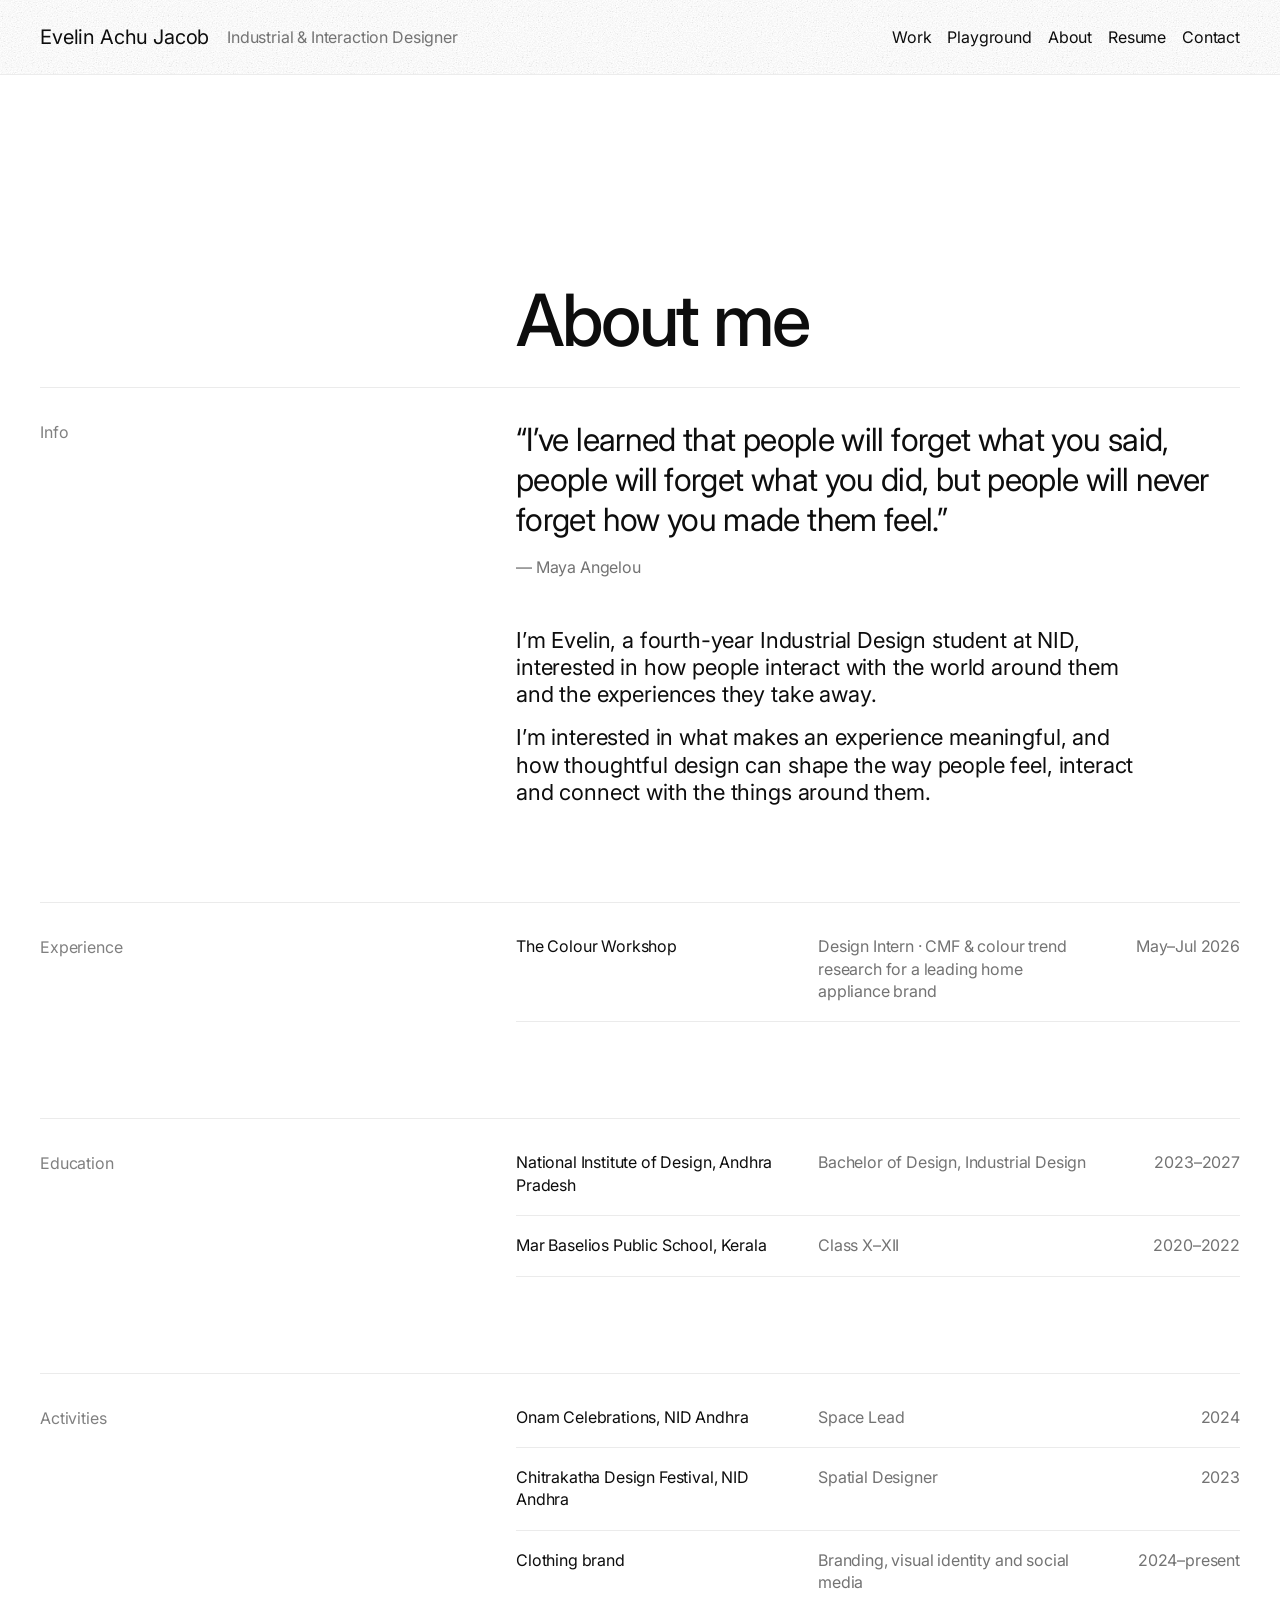
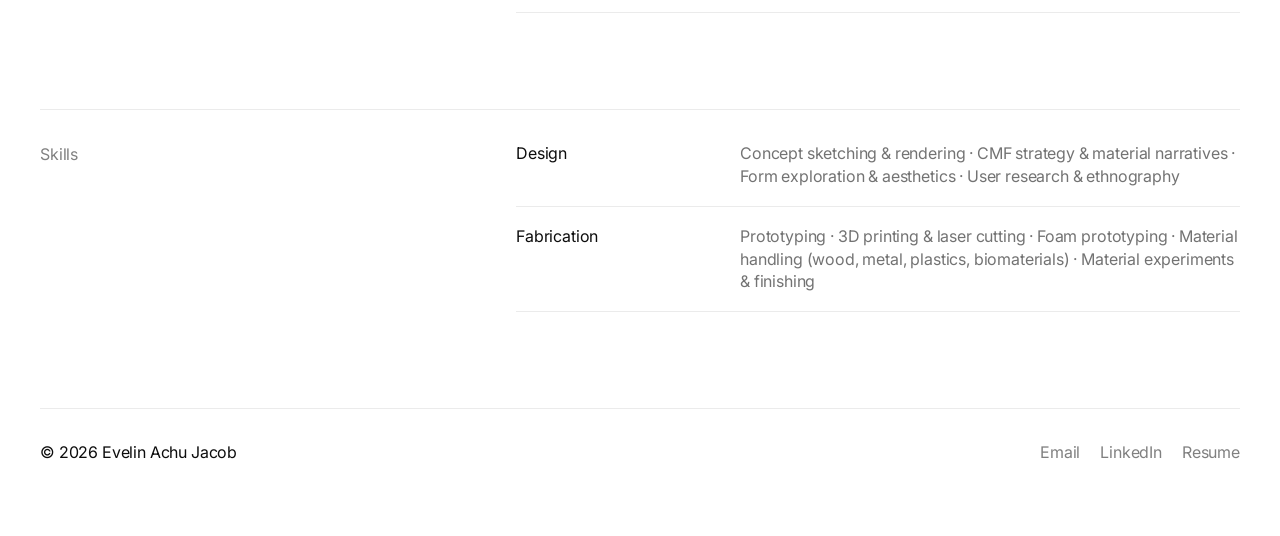
<file: about.html>
<!doctype html>
<html lang="en">
<meta charset="utf-8">
<meta name="viewport" content="width=device-width,initial-scale=1">
<title>About &middot; Evelin Achu Jacob</title>
<script data-goatcounter="https://evelin.goatcounter.com/count" async src="https://gc.zgo.at/count.js"></script>
<script src="cursor.js"></script>
<meta name="description" content="Evelin Achu Jacob, a fourth-year Industrial Design student at NID exploring human behaviour, interaction design and intelligent products.">
<link rel="stylesheet" href="https://fonts.googleapis.com/css2?family=Inter:opsz,wght@14..32,300..500&display=swap">
<link rel="stylesheet" href="head.css">
<style>
/* layout after poombloom.com: header row, big greeting, label/content rows split by hairlines */
:root{
  --ink:#0d0d0d; --soft:#737373; --mute:#808080; --line:#ebebeb; --bg:#fff;
  --sans:"Inter",system-ui,-apple-system,sans-serif;
  --ease:cubic-bezier(.16,1,.3,1);
}
*{box-sizing:border-box}
html{scroll-behavior:smooth}
body{margin:0;background:var(--bg);color:var(--ink);font:400 16px/1.4 var(--sans);font-optical-sizing:auto;letter-spacing:-.01em;-webkit-font-smoothing:antialiased}
a{color:inherit;text-decoration:none}
img{display:block;max-width:100%}
.pad{padding:0 40px}

/* header: shared, in head.css */

/* greeting */
.hero{padding-top:205px;padding-bottom:28px}
.hero h1{margin:0;font-weight:400;font-size:48px;line-height:1.2;letter-spacing:-.02em}

/* label / content rows */
.row{border-top:1px solid var(--line)}
.bar{display:flex;justify-content:space-between;align-items:baseline;padding:31px 0 33px}
.label{color:var(--mute);margin:0}
.split{display:grid;grid-template-columns:476px 1fr;padding:32px 0 96px}
.split .label{line-height:1.5}

/* work grid */
.work{padding-bottom:96px}
.grid{display:grid;grid-template-columns:1fr 1fr;column-gap:40px;row-gap:72px}
.card{position:relative;display:block}
.card .img{position:relative;aspect-ratio:16/10;overflow:hidden;border-radius:4px;background:#f3f3f3}
.card img{width:100%;height:100%;object-fit:cover;transition:transform .8s var(--ease)}
/* hover: a slight zoom and a one-line description on a soft dark fade (no white wash) */
.hint{position:absolute;left:0;right:0;bottom:0;margin:0;padding:56px 24px 20px;color:#fff;line-height:1.35;background:linear-gradient(to top,rgba(13,13,13,.55),rgba(13,13,13,0));opacity:0;transform:translateY(8px);transition:opacity .45s var(--ease),transform .6s var(--ease)}
.card:hover img,.card:focus-visible img{transform:scale(1.03)}
.card:hover .hint,.card:focus-visible .hint{opacity:1;transform:none}
/* title + tags under each picture, after poombloom.com/work */
.meta{padding-top:16px}
.meta h2{margin:0;font-weight:500;font-size:22px;line-height:1.2;letter-spacing:-.02em}
.tags{margin:8px 0 0;color:var(--soft);font-weight:500}
.tags span+span::before{content:"/";margin:0 8px}

/* about + contact */
.big{margin:0;max-width:620px;font-size:22px;line-height:1.24}
.small{margin:24px 0 0;max-width:620px;color:var(--soft)}
.quote{margin:24px 0 0;max-width:620px;color:var(--soft)}
.quote cite{font-style:normal;white-space:nowrap}
.more{display:inline-block;margin-top:54px;color:var(--mute);transition:color .2s}
.more:hover{color:var(--ink)}

/* footer */
footer{display:flex;justify-content:space-between;align-items:baseline;padding:32px 0 72px}
footer .links{display:flex;gap:20px}
footer .links a{color:var(--mute);transition:color .2s}
footer .links a:hover{color:var(--ink)}

/* sections rise into view */
.rise{opacity:0;transform:translateY(60px);transition:opacity .9s var(--ease),transform .9s var(--ease)}
.rise.in{opacity:1;transform:none}

@media (max-width:1199px){
  .split{grid-template-columns:1fr;row-gap:20px}
}
@media (max-width:809px){
  .pad{padding:0 20px}
  .hero{padding-top:110px}
  .hero h1{font-size:34px}
  .hero h1 br{display:none}
  .grid{grid-template-columns:1fr;row-gap:48px}
  .meta h2{font-size:19px}
  .split,.work{padding-bottom:64px}
  footer{flex-direction:column;gap:14px}
}
@media (prefers-reduced-motion:reduce){
  .rise{opacity:1;transform:none;transition:none}
  .card img,.hint{transition:none}
}

/* about page, after poombloom.com/about */
.ab-quote{margin:0 0 48px;max-width:720px}
.ab-quote p{margin:0;font-size:32px;line-height:1.25;letter-spacing:-.02em}
.ab-quote cite{display:block;margin-top:16px;font-style:normal;color:var(--soft)}
@media (max-width:809px){.ab-quote p{font-size:24px}}

.ab-hero{padding-top:205px;padding-bottom:28px;display:grid;grid-template-columns:476px 1fr}
.ab-hero h1{grid-column:2;margin:0;font-weight:500;font-size:72px;line-height:1.1;letter-spacing:-.03em}
.ab .split{padding:32px 0 96px}
.ab .big+.big{margin-top:16px}
.it{display:grid;grid-template-columns:1fr 1fr 120px;gap:24px;padding:18px 0 19px;border-bottom:1px solid var(--line)}
.it:first-child{padding-top:0}
.it span:nth-child(2){color:var(--soft)}
.it span:nth-child(3){color:var(--soft);text-align:right}
.it.two{grid-template-columns:200px 1fr}
@media (max-width:1199px){.ab-hero{grid-template-columns:1fr}.ab-hero h1{grid-column:1}}
@media (max-width:809px){
  .ab-hero{padding-top:110px}.ab-hero h1{font-size:44px}
  .it,.it.two{grid-template-columns:1fr;gap:4px}
  .it span:nth-child(3){text-align:left}
}
</style>

<header class="site-head">
  <a class="name" href="./">Evelin Achu Jacob</a>
  <span class="role">Industrial &amp; Interaction Designer</span>
  <nav>
    <a class="nav-work" href="index.html#work">Work</a>
    <a href="playground.html">Playground</a>
    <a href="about.html" aria-current="page">About</a>
    <a href="resume.pdf" target="_blank" rel="noopener" data-goatcounter-click="resume-opened" data-goatcounter-title="Resume opened" data-cursor-text="Open resume">Resume</a>
    <a href="index.html#contact">Contact</a>
  </nav>
</header>

<main>
  <section class="pad ab-hero rise"><h1>About me</h1></section>
  <section class="pad ab rise">
    <div class="row split">
      <p class="label">Info</p>
      <div>
        <blockquote class="ab-quote"><p>&ldquo;I&rsquo;ve learned that people will forget what you said, people will forget what you did, but people will never forget how you made them feel.&rdquo;</p><cite>&mdash; Maya Angelou</cite></blockquote>
        <p class="big">I&rsquo;m Evelin, a fourth-year Industrial Design student at NID, interested in how people interact with the world around them and the experiences they take away.</p>
        <p class="big">I&rsquo;m interested in what makes an experience meaningful, and how thoughtful design can shape the way people feel, interact and connect with the things around them.</p>
      </div>
    </div>
  </section>
  <section class="pad ab rise">
    <div class="row split">
      <p class="label">Experience</p>
      <div class="list">
        <div class="it"><span>The Colour Workshop</span><span>Design Intern &middot; CMF &amp; colour trend research for a leading home appliance brand</span><span>May&ndash;Jul 2026</span></div>
      </div>
    </div>
  </section>
  <section class="pad ab rise">
    <div class="row split">
      <p class="label">Education</p>
      <div class="list">
        <div class="it"><span>National Institute of Design, Andhra Pradesh</span><span>Bachelor of Design, Industrial Design</span><span>2023&ndash;2027</span></div>
        <div class="it"><span>Mar Baselios Public School, Kerala</span><span>Class X&ndash;XII</span><span>2020&ndash;2022</span></div>
      </div>
    </div>
  </section>
  <section class="pad ab rise">
    <div class="row split">
      <p class="label">Activities</p>
      <div class="list">
        <div class="it"><span>Onam Celebrations, NID Andhra</span><span>Space Lead</span><span>2024</span></div>
        <div class="it"><span>Chitrakatha Design Festival, NID Andhra</span><span>Spatial Designer</span><span>2023</span></div>
        <div class="it"><span>Clothing brand</span><span>Branding, visual identity and social media</span><span>2024&ndash;present</span></div>
      </div>
    </div>
  </section>
  <section class="pad ab rise">
    <div class="row split">
      <p class="label">Skills</p>
      <div class="list">
        <div class="it two"><span>Design</span><span>Concept sketching &amp; rendering &middot; CMF strategy &amp; material narratives &middot; Form exploration &amp; aesthetics &middot; User research &amp; ethnography</span></div>
        <div class="it two"><span>Fabrication</span><span>Prototyping &middot; 3D printing &amp; laser cutting &middot; Foam prototyping &middot; Material handling (wood, metal, plastics, biomaterials) &middot; Material experiments &amp; finishing</span></div>
      </div>
    </div>
  </section>
</main>

<div class="pad">
  <footer class="row">
    <span>&copy; 2026 Evelin Achu Jacob</span>
    <span class="links">
      <a href="mailto:jacobevelyn009@gmail.com">Email</a>
      <a href="https://www.linkedin.com/in/evelin-achu-jacob-a696622b6/" target="_blank" rel="noopener">LinkedIn</a>
      <a href="resume.pdf" target="_blank" rel="noopener" data-goatcounter-click="resume-opened" data-goatcounter-title="Resume opened" data-cursor-text="Open resume">Resume</a>
    </span>
  </footer>
</div>

<script>
(function(){
  var els=document.querySelectorAll('.rise');
  if(!('IntersectionObserver' in window)){ els.forEach(function(e){e.classList.add('in')}); return; }
  var io=new IntersectionObserver(function(es){
    es.forEach(function(e){ if(e.isIntersecting){ e.target.classList.add('in'); io.unobserve(e.target); } });
  },{rootMargin:'0px 0px -8% 0px'});
  els.forEach(function(e){ io.observe(e); });
})();
</script>
</html>
</file>
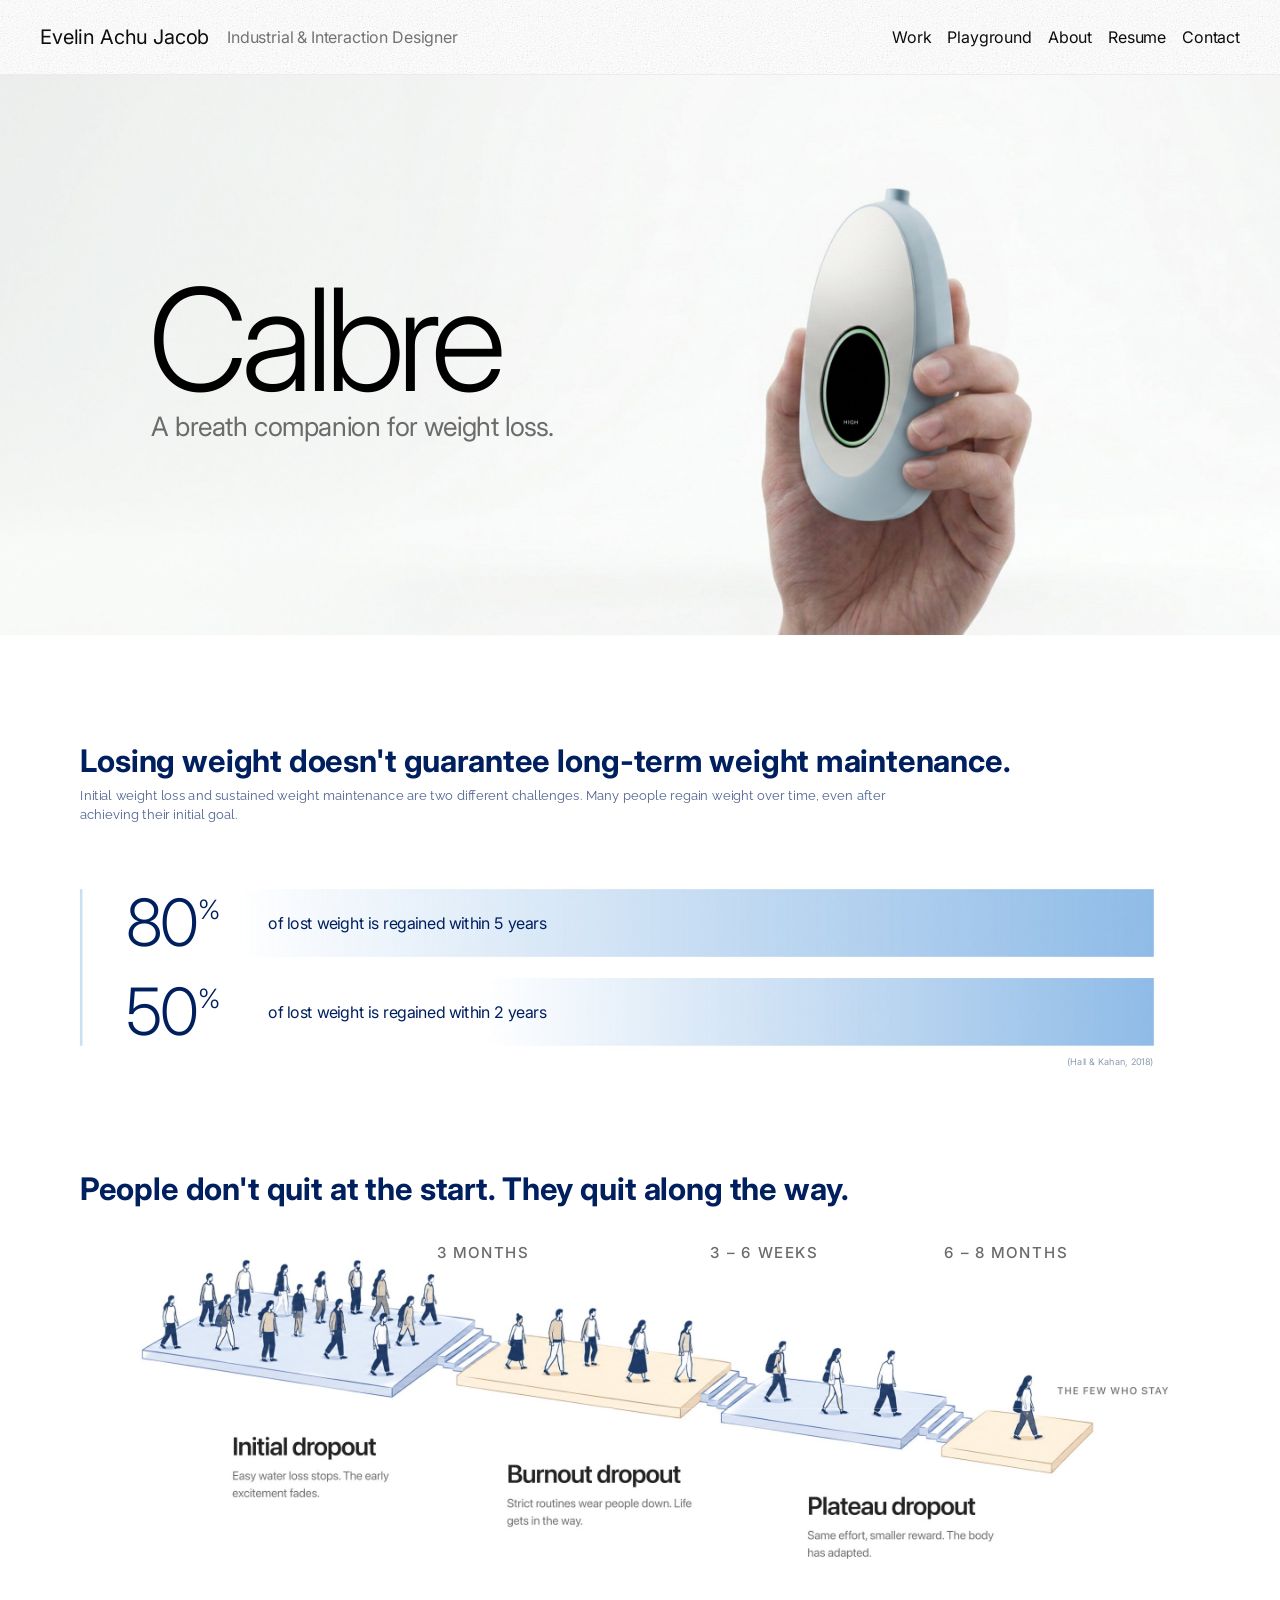
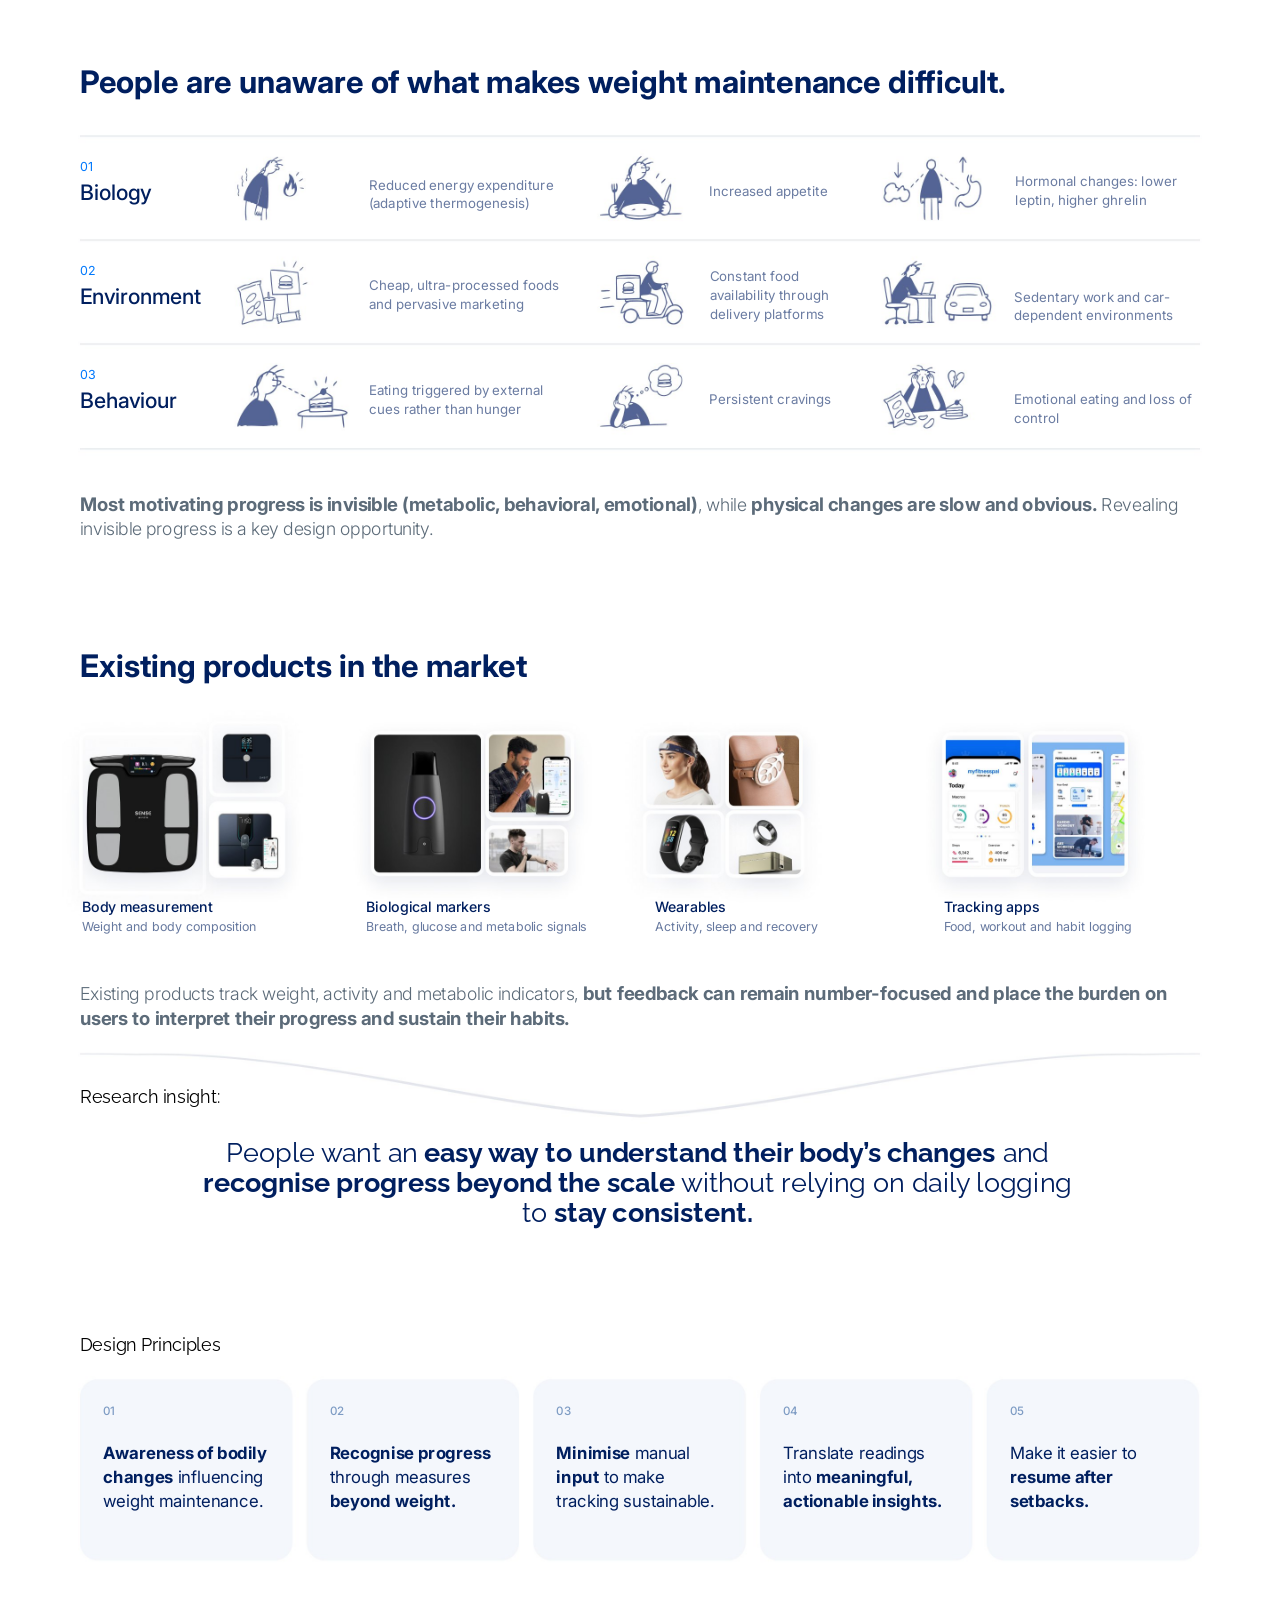
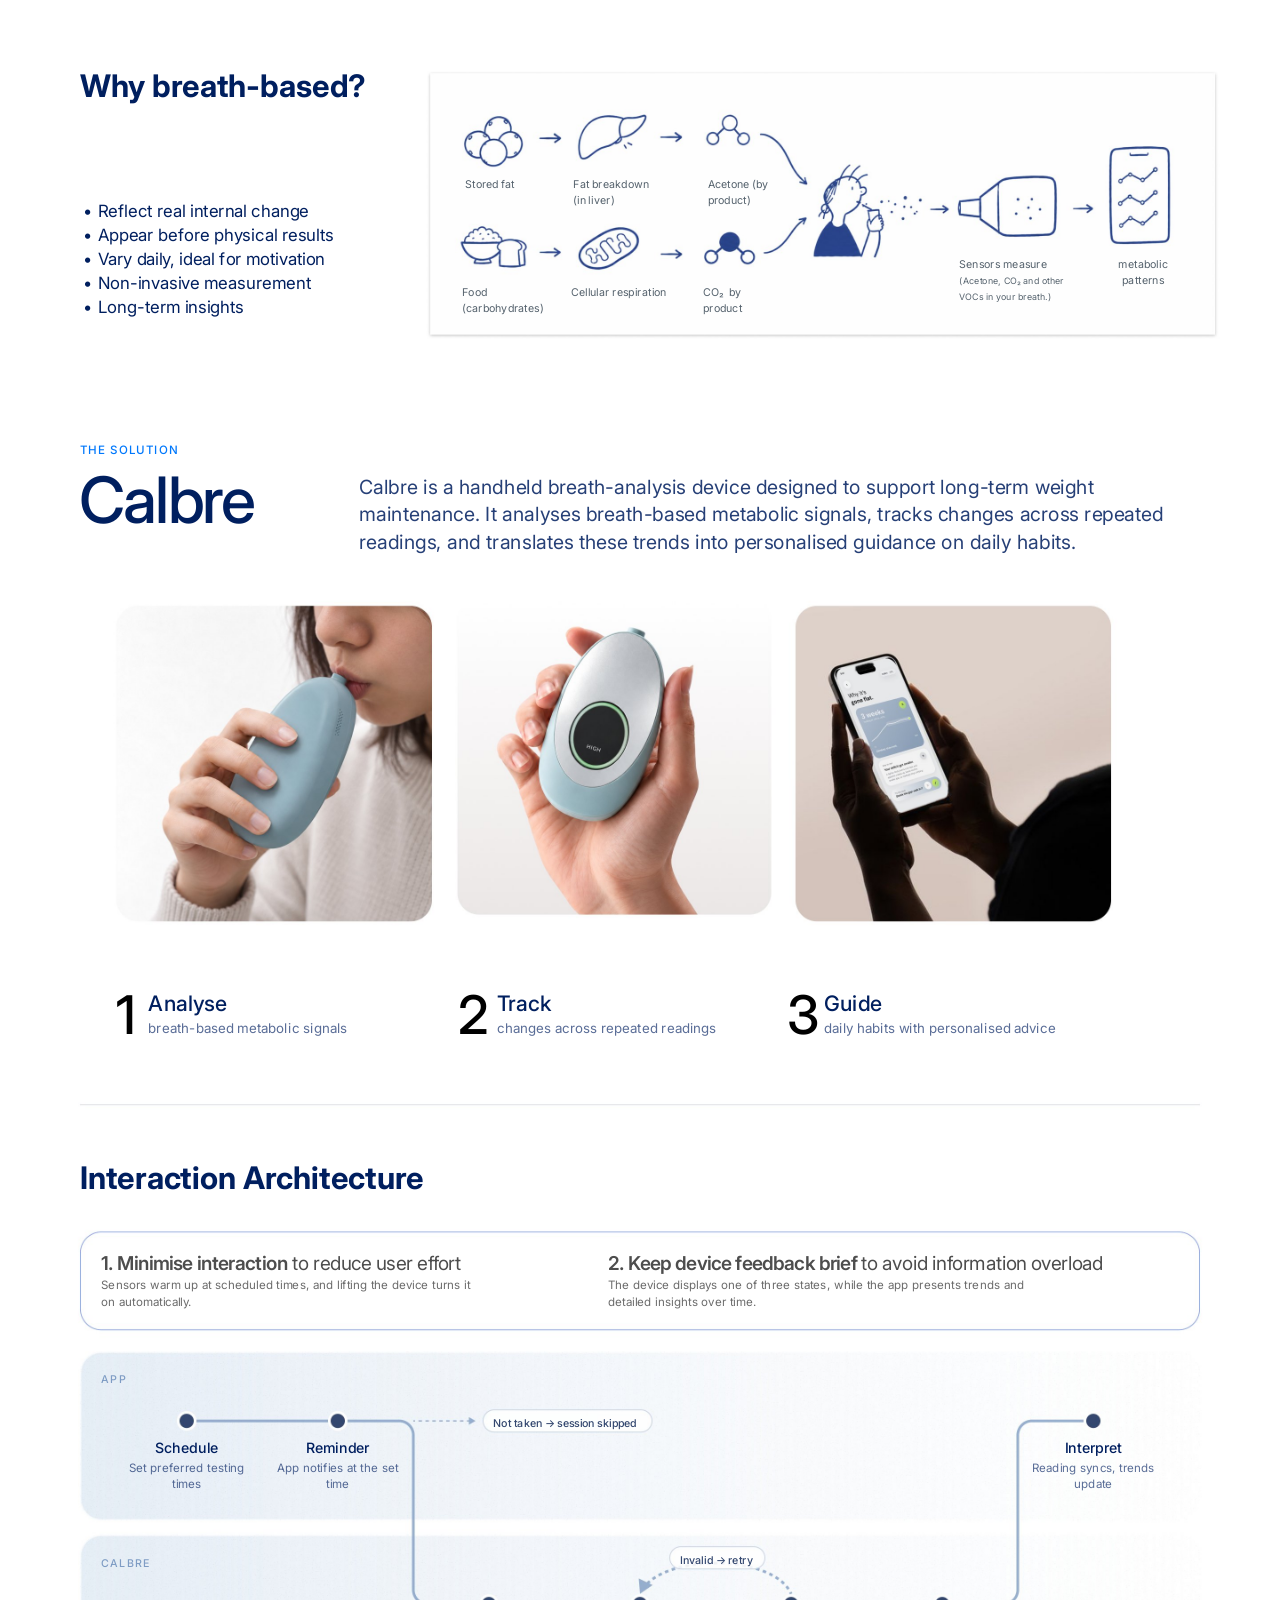
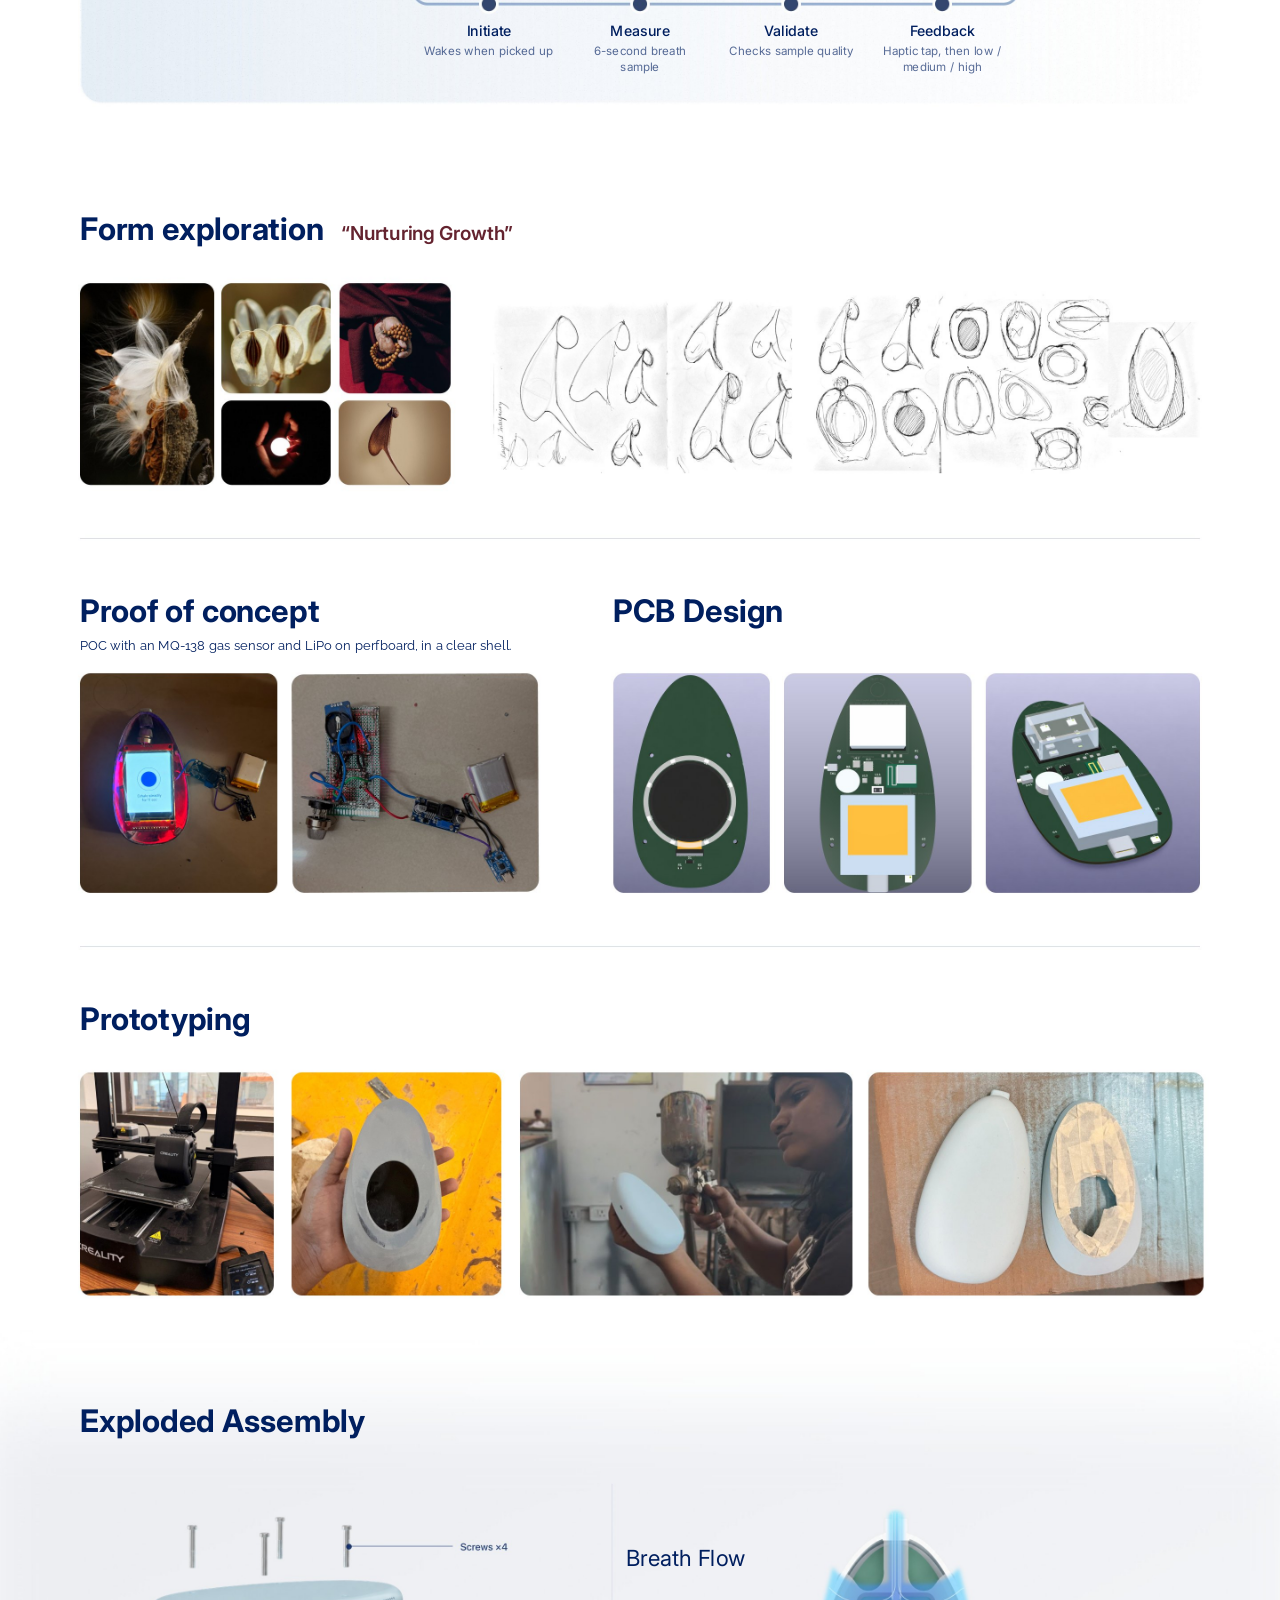
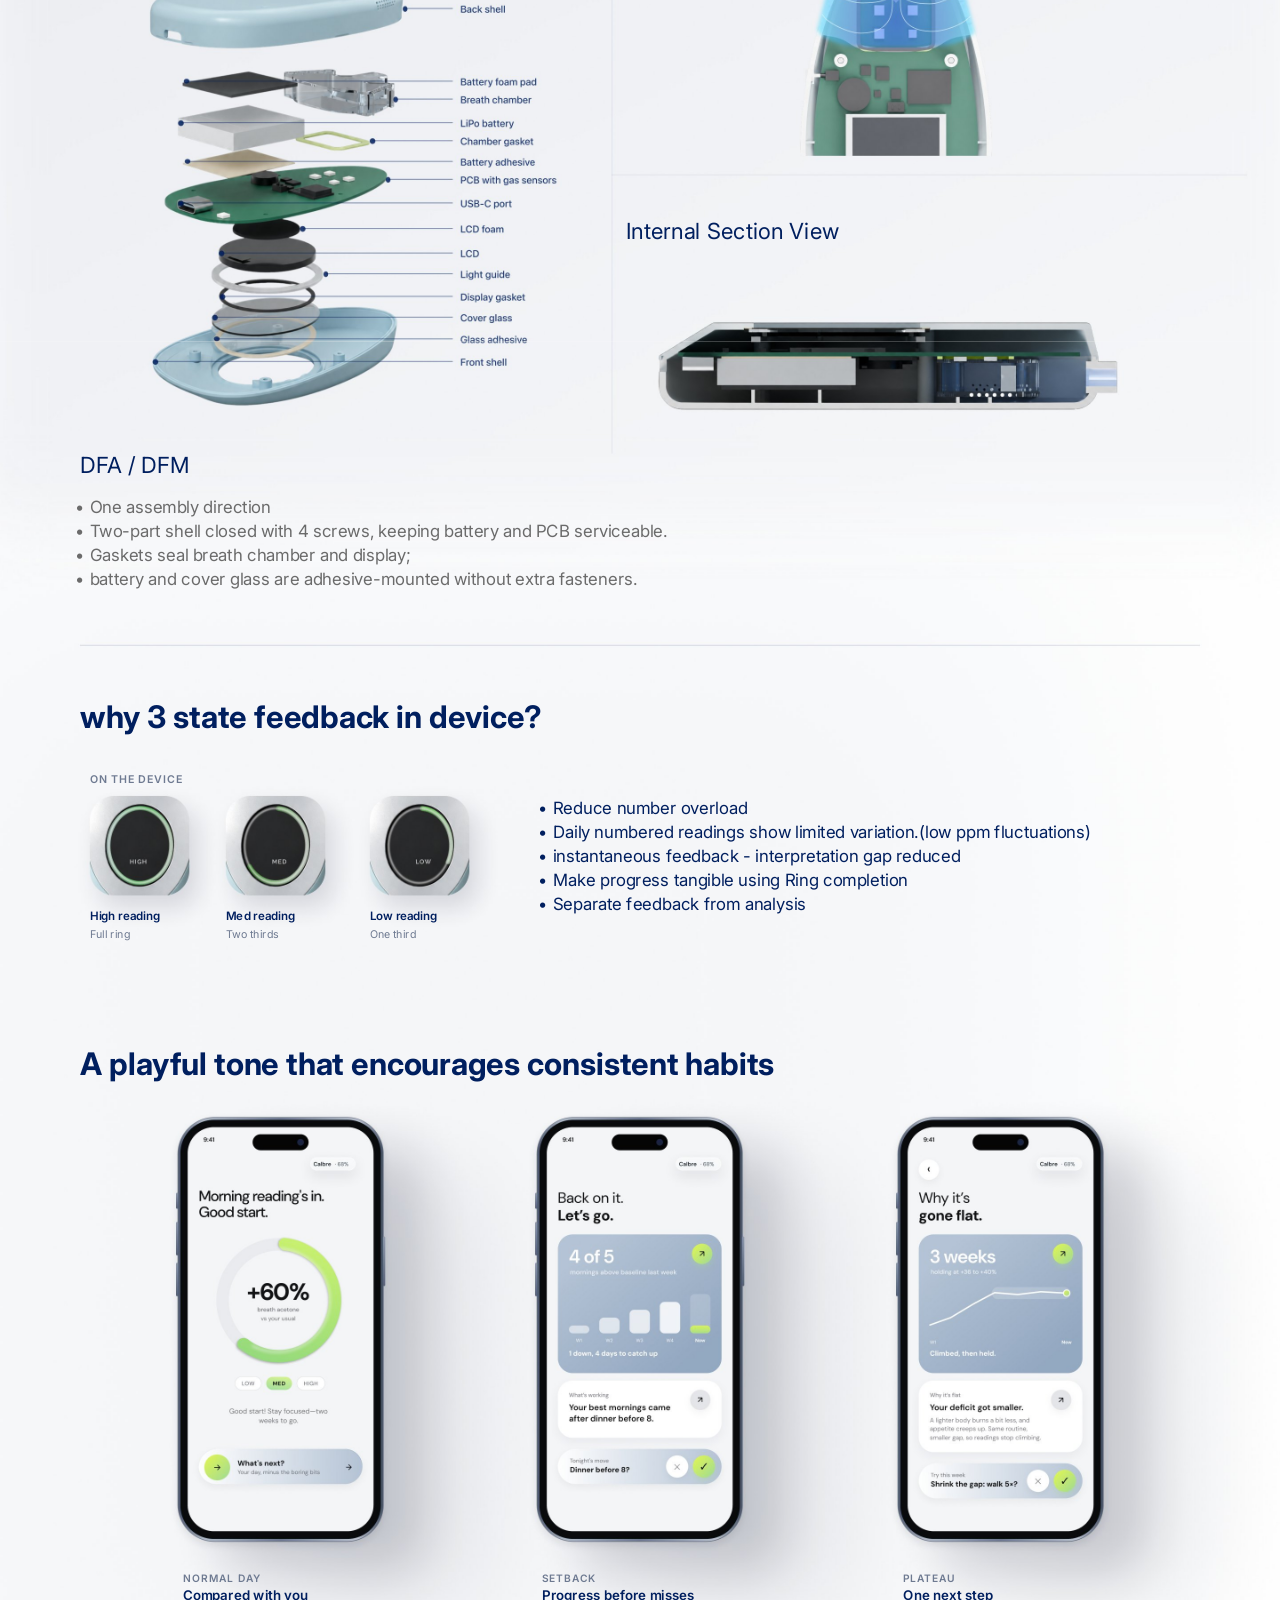
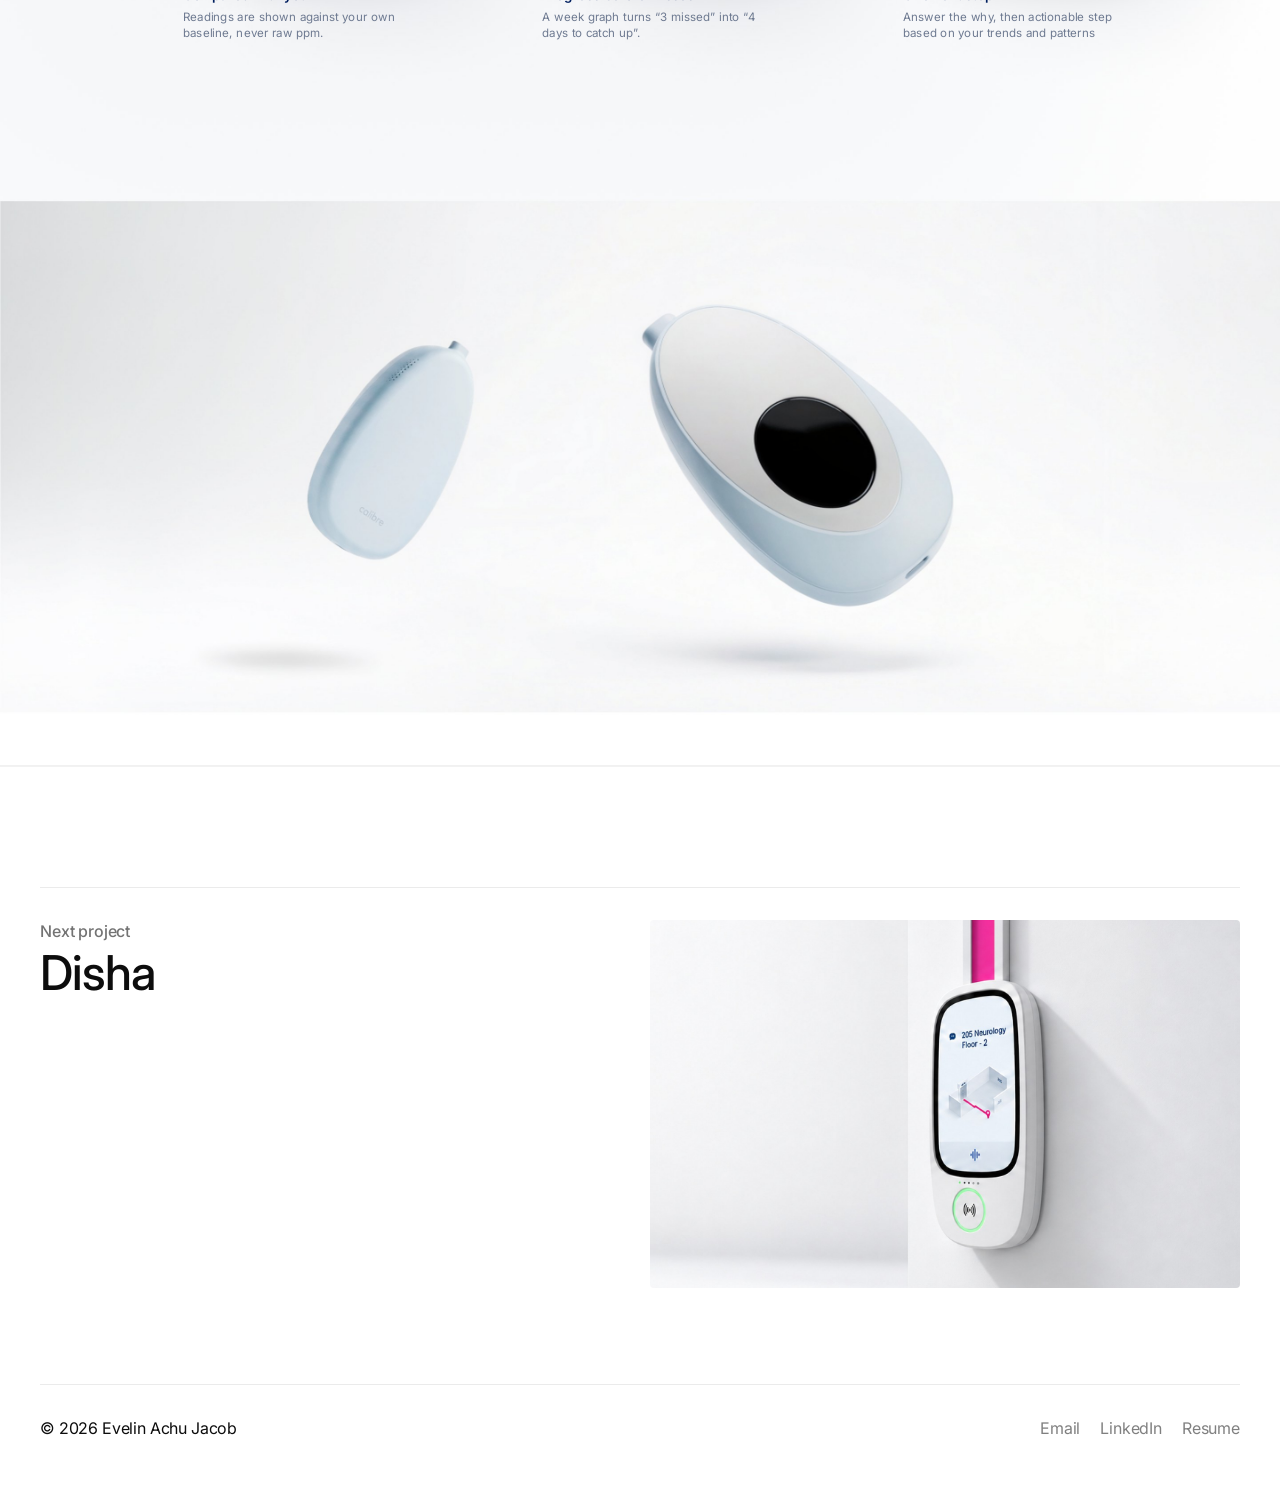
<file: calbre.html>
<!doctype html>
<html lang="en">
<meta charset="utf-8">
<meta name="viewport" content="width=device-width,initial-scale=1">
<meta name="robots" content="noindex,nofollow">
<title>Calbre · Evelin Achu Jacob</title>
<script data-goatcounter="https://evelin.goatcounter.com/count" async src="https://gc.zgo.at/count.js"></script>
<script src="cursor.js"></script>
<link rel="stylesheet" href="https://fonts.googleapis.com/css2?family=Raleway:wght@400;600;700&family=Inter:wght@300;400;500;600;700&display=swap">
<link rel="stylesheet" href="https://fonts.googleapis.com/css2?family=Inter:opsz,wght@14..32,300..500&display=swap">
<link rel="stylesheet" href="next.css">
<link rel="stylesheet" href="head.css">
<style>
/* Exact copy of Figma "Desktop - 2" (vM1N97b5mXTBe5F1V4UdOS, node 69:3), 1440 x 9778, rebuilt 2026-10-29.
   Background tiles = every non-text layer (plus labels inside diagrams and phones), exported from Figma at 2x.
   Every other text layer is live HTML at its Figma position, font, size and colour.
   SF Pro is used where the visitor has it (Apple devices); elsewhere Inter stands in.
   The whole canvas scales to the window width; nothing reflows.
   noindex: keep Calbre out of search until the patent application is filed. */
html,body{margin:0;background:#fff}
body{-webkit-font-smoothing:antialiased;overflow-x:hidden}
.cv{position:relative;width:100%;overflow:hidden}
.canvas{position:absolute;left:0;top:0;width:1440px;height:9778px;overflow:hidden;background:#fff;transform-origin:0 0}
.tile{position:absolute;left:0;width:1440px;display:block}
.t{position:absolute;margin:0;line-height:normal;white-space:pre-wrap;overflow-wrap:normal}
.t.nw{white-space:pre}
.li{display:block;position:relative;padding-left:1.25em}
.li::before{content:"\2022";position:absolute;left:.4em}
.k0{font-family:-apple-system,BlinkMacSystemFont,"SF Pro Display","SF Pro Text","Inter",system-ui,sans-serif;font-size:35px;color:#001f5f;font-weight:700;}
.k1{font-family:"Raleway",sans-serif;font-size:15px;color:rgba(0,31,95,0.7);line-height:1.4;}
.k2{font-family:-apple-system,BlinkMacSystemFont,"SF Pro Display","SF Pro Text","Inter",system-ui,sans-serif;font-size:17px;color:#6b6b6b;font-weight:500;line-height:1.3;letter-spacing:0.1em;}
.k3{font-family:-apple-system,BlinkMacSystemFont,"SF Pro Display","SF Pro Text","Inter",system-ui,sans-serif;font-size:15px;color:rgba(0,31,95,0.584);line-height:1.4;}
.k4{font-family:-apple-system,BlinkMacSystemFont,"SF Pro Display","SF Pro Text","Inter",system-ui,sans-serif;font-size:14px;color:#0078fc;}
.k5{font-family:-apple-system,BlinkMacSystemFont,"SF Pro Display","SF Pro Text","Inter",system-ui,sans-serif;font-size:24px;color:#001f5f;font-weight:500;line-height:1.18;letter-spacing:-0.02em;}
.k6{font-family:-apple-system,BlinkMacSystemFont,"SF Pro Display","SF Pro Text","Inter",system-ui,sans-serif;font-size:10.2px;color:#8c9bb0;}
.k7{font-family:-apple-system,BlinkMacSystemFont,"SF Pro Display","SF Pro Text","Inter",system-ui,sans-serif;font-size:73.4px;color:#001f5f;font-weight:300;line-height:1;letter-spacing:-0.04em;}
.k8{font-family:-apple-system,BlinkMacSystemFont,"SF Pro Display","SF Pro Text","Inter",system-ui,sans-serif;font-size:29.9px;color:#001f5f;font-weight:300;}
.k9{font-family:-apple-system,BlinkMacSystemFont,"SF Pro Display","SF Pro Text","Inter",system-ui,sans-serif;font-size:18px;color:#001f5f;letter-spacing:-0.02em;}
.k10{font-family:"Raleway",sans-serif;font-size:20px;color:#000000;line-height:1.12;}
.k11{font-family:"Raleway",sans-serif;font-size:30px;color:#001f5f;line-height:1.12;}
.k12{font-family:"Raleway",sans-serif;font-size:30px;color:#001f5f;font-weight:700;line-height:1.12;}
.k13{font-family:-apple-system,BlinkMacSystemFont,"SF Pro Display","SF Pro Text","Inter",system-ui,sans-serif;font-size:16px;color:#001f5f;font-weight:500;}
.k14{font-family:-apple-system,BlinkMacSystemFont,"SF Pro Display","SF Pro Text","Inter",system-ui,sans-serif;font-size:14px;color:rgba(0,31,95,0.6);}
.k15{font-family:-apple-system,BlinkMacSystemFont,"SF Pro Display","SF Pro Text","Inter",system-ui,sans-serif;font-size:20px;color:#5c6b79;font-weight:300;line-height:1.32;letter-spacing:-0.01em;}
.k16{font-family:-apple-system,BlinkMacSystemFont,"SF Pro Display","SF Pro Text","Inter",system-ui,sans-serif;font-size:21px;color:#5c6b79;font-weight:700;line-height:1.32;letter-spacing:-0.01em;}
.k17{font-family:-apple-system,BlinkMacSystemFont,"SF Pro Display","SF Pro Text","Inter",system-ui,sans-serif;font-size:21px;color:#5c6b79;font-weight:300;line-height:1.32;letter-spacing:-0.01em;}
.k18{font-family:-apple-system,BlinkMacSystemFont,"SF Pro Display","SF Pro Text","Inter",system-ui,sans-serif;font-size:13px;color:#0078fc;font-weight:500;line-height:1.2;letter-spacing:0.1em;}
.k19{font-family:-apple-system,BlinkMacSystemFont,"SF Pro Display","SF Pro Text","Inter",system-ui,sans-serif;font-size:72px;color:#001f5f;font-weight:500;line-height:1.05;letter-spacing:-0.03em;}
.k20{font-family:-apple-system,BlinkMacSystemFont,"SF Pro Display","SF Pro Text","Inter",system-ui,sans-serif;font-size:22px;color:rgba(0,31,95,0.85);line-height:1.4;}
.k21{font-family:-apple-system,BlinkMacSystemFont,"SF Pro Display","SF Pro Text","Inter",system-ui,sans-serif;font-size:24px;color:#001f5f;font-weight:500;line-height:1.4;}
.k22{font-family:-apple-system,BlinkMacSystemFont,"SF Pro Display","SF Pro Text","Inter",system-ui,sans-serif;font-size:15px;color:rgba(0,31,95,0.65);line-height:1.4;}
.k23{font-family:-apple-system,BlinkMacSystemFont,"SF Pro Display","SF Pro Text","Inter",system-ui,sans-serif;font-size:12px;color:#7e9cc4;font-weight:500;letter-spacing:0.1em;}
.k24{font-family:-apple-system,BlinkMacSystemFont,"SF Pro Display","SF Pro Text","Inter",system-ui,sans-serif;font-size:12px;color:#33476f;font-weight:500;}
.k25{font-family:-apple-system,BlinkMacSystemFont,"SF Pro Display","SF Pro Text","Inter",system-ui,sans-serif;font-size:13px;color:rgba(0,31,95,0.65);line-height:18px;}
.k26{font-family:-apple-system,BlinkMacSystemFont,"SF Pro Display","SF Pro Text","Inter",system-ui,sans-serif;font-size:11.5px;color:#6e7a91;font-weight:600;letter-spacing:0.08em;}
.k27{font-family:-apple-system,BlinkMacSystemFont,"SF Pro Display","SF Pro Text","Inter",system-ui,sans-serif;font-size:15px;color:#001f5f;font-weight:600;}
.k28{font-family:-apple-system,BlinkMacSystemFont,"SF Pro Display","SF Pro Text","Inter",system-ui,sans-serif;font-size:13px;color:#6e7a91;line-height:18px;}
.k29{font-family:-apple-system,BlinkMacSystemFont,"SF Pro Display","SF Pro Text","Inter",system-ui,sans-serif;font-size:12px;color:#6e7a91;font-weight:600;letter-spacing:0.08em;}
.k30{font-family:-apple-system,BlinkMacSystemFont,"SF Pro Display","SF Pro Text","Inter",system-ui,sans-serif;font-size:13px;color:#001f5f;font-weight:600;}
.k31{font-family:-apple-system,BlinkMacSystemFont,"SF Pro Display","SF Pro Text","Inter",system-ui,sans-serif;font-size:12px;color:#6e7a91;}
.k32{font-family:-apple-system,BlinkMacSystemFont,"SF Pro Display","SF Pro Text","Inter",system-ui,sans-serif;font-size:60px;color:#000000;font-weight:500;line-height:1.4;}
.k33{font-family:-apple-system,BlinkMacSystemFont,"SF Pro Display","SF Pro Text","Inter",system-ui,sans-serif;font-size:13px;color:#7e9cc4;font-weight:500;}
.k34{font-family:-apple-system,BlinkMacSystemFont,"SF Pro Display","SF Pro Text","Inter",system-ui,sans-serif;font-size:19px;color:#001f5f;font-weight:700;line-height:27px;}
.k35{font-family:-apple-system,BlinkMacSystemFont,"SF Pro Display","SF Pro Text","Inter",system-ui,sans-serif;font-size:19px;color:#001f5f;line-height:27px;}
.k36{font-family:-apple-system,BlinkMacSystemFont,"SF Pro Display","SF Pro Text","Inter",system-ui,sans-serif;font-size:21.5px;color:#4d4d4d;font-weight:600;line-height:1.1;letter-spacing:-0.025em;}
.k37{font-family:-apple-system,BlinkMacSystemFont,"SF Pro Display","SF Pro Text","Inter",system-ui,sans-serif;font-size:21.5px;color:#4d4d4d;line-height:1.1;letter-spacing:-0.025em;}
.k38{font-family:-apple-system,BlinkMacSystemFont,"SF Pro Display","SF Pro Text","Inter",system-ui,sans-serif;font-size:13px;color:#6b6b6b;line-height:1.45;}
.k39{font-family:-apple-system,BlinkMacSystemFont,"SF Pro Display","SF Pro Text","Inter",system-ui,sans-serif;font-size:12px;color:#55626d;line-height:13px;}
.k40{font-family:-apple-system,BlinkMacSystemFont,"SF Pro Display","SF Pro Text","Inter",system-ui,sans-serif;font-size:10px;color:#55626d;line-height:13px;}
.k41{font-family:-apple-system,BlinkMacSystemFont,"SF Pro Display","SF Pro Text","Inter",system-ui,sans-serif;font-size:25px;color:#001f5f;}
.k42{font-family:-apple-system,BlinkMacSystemFont,"SF Pro Display","SF Pro Text","Inter",system-ui,sans-serif;font-size:19px;color:#6b6b6b;line-height:27px;}
.k43{font-family:-apple-system,BlinkMacSystemFont,"SF Pro Display","SF Pro Text","Inter",system-ui,sans-serif;font-size:160px;color:#000000;font-weight:300;line-height:1;letter-spacing:-0.05em;}
.k44{font-family:-apple-system,BlinkMacSystemFont,"SF Pro Display","SF Pro Text","Inter",system-ui,sans-serif;font-size:30px;color:#6b6b6b;line-height:1.15;letter-spacing:-0.02em;}
.k46{font-family:"Raleway",sans-serif;font-size:15px;color:#001f5f;line-height:1.4;}
.k47{font-family:-apple-system,BlinkMacSystemFont,"SF Pro Display","SF Pro Text","Inter",system-ui,sans-serif;font-size:21.6px;color:#64232f;font-weight:600;line-height:1.36;letter-spacing:-0.01em;}
</style>

<header class="site-head">
  <a class="name" href="./">Evelin Achu Jacob</a>
  <span class="role">Industrial &amp; Interaction Designer</span>
  <nav>
    <a class="nav-work" href="index.html#work">Work</a>
    <a href="playground.html">Playground</a>
    <a href="about.html">About</a>
    <a href="resume.pdf" target="_blank" rel="noopener" data-goatcounter-click="resume-opened" data-goatcounter-title="Resume opened" data-cursor-text="Open resume">Resume</a>
    <a href="index.html#contact">Contact</a>
  </nav>
</header>

<div class="cv" id="cv">
<div class="canvas" id="canvas">
<img class="tile" src="images/calbre-figma/t0.jpg?v=1030" style="top:0px;height:1500px" alt="">
<img class="tile" src="images/calbre-figma/t1.jpg?v=1030" style="top:1500px;height:1500px" alt="">
<img class="tile" src="images/calbre-figma/t2.jpg?v=1030" style="top:3000px;height:1500px" alt="" loading="lazy">
<img class="tile" src="images/calbre-figma/t3.jpg?v=1030" style="top:4500px;height:1500px" alt="" loading="lazy">
<img class="tile" src="images/calbre-figma/t4.jpg?v=1030" style="top:6000px;height:1500px" alt="" loading="lazy">
<img class="tile" src="images/calbre-figma/t5.jpg?v=1030" style="top:7500px;height:1500px" alt="" loading="lazy">
<img class="tile" src="images/calbre-figma/t6.jpg?v=1030" style="top:9000px;height:778px" alt="" loading="lazy">
<p class="t nw" style="left:167px;top:218px;width:388px;"><span class="k43">Calbre</span></p>
<p class="t" style="left:170px;top:378px;width:624px;"><span class="k44">A breath companion for weight loss.</span></p>
<p class="t nw" style="left:90px;top:750px;width:1025px;"><span class="k0">Losing weight doesn't guarantee long-term weight maintenance.</span></p>
<p class="t" style="left:90px;top:801px;width:958px;"><span class="k1">Initial weight loss and sustained weight maintenance are two different challenges. Many people regain weight over time, even after achieving their initial goal.</span></p>
<p class="t nw" style="left:141.7px;top:917.4px;"><span class="k7">80</span><span style="position:relative;top:4.1px;margin-left:1.6px;vertical-align:top" class="k8">%</span></p>
<p class="t nw" style="left:302px;top:943.9px;width:320px;"><span class="k9">of lost weight is regained within 5 years</span></p>
<p class="t nw" style="left:141.7px;top:1017.4px;"><span class="k7">50</span><span style="position:relative;top:4.1px;margin-left:1.6px;vertical-align:top" class="k8">%</span></p>
<p class="t nw" style="left:302px;top:1043.9px;width:319px;"><span class="k9">of lost weight is regained within 2 years</span></p>
<p class="t nw" style="left:1200px;top:1100px;width:99px;"><span class="k6">(Hall &amp; Kahan, 2018)</span></p>
<p class="t nw" style="left:90px;top:1231.7px;width:842px;"><span class="k0">People don't quit at the start. They quit along the way.</span></p>
<p class="t" style="left:799.2px;top:1313.7px;width:123px;"><span class="k2">3 – 6 WEEKS</span></p>
<p class="t" style="left:1062.2px;top:1313.7px;width:170px;"><span class="k2">6 – 8 MONTHS</span></p>
<p class="t" style="left:491.3px;top:1314.1px;width:165.4px;"><span class="k2">3 MONTHS</span></p>
<p class="t nw" style="left:90px;top:1786.2px;width:1018px;"><span class="k0">People are unaware of what makes weight maintenance difficult.</span></p>
<p class="t nw" style="left:90px;top:1894.2px;width:16px;"><span class="k4">01</span></p>
<p class="t" style="left:1142px;top:1909.2px;width:213px;"><span class="k3">Hormonal changes: lower leptin, higher ghrelin</span></p>
<p class="t" style="left:415px;top:1913.2px;width:240px;"><span class="k3">Reduced energy expenditure (adaptive thermogenesis)</span></p>
<p class="t" style="left:90px;top:1919.2px;width:300px;"><span class="k5">Biology</span></p>
<p class="t" style="left:798px;top:1920.2px;width:173px;"><span class="k3">Increased appetite</span></p>
<p class="t nw" style="left:90px;top:2011.2px;width:18px;"><span class="k4">02</span></p>
<p class="t" style="left:798.4px;top:2016.2px;width:171.6px;"><span class="k3">Constant food availability through delivery platforms</span></p>
<p class="t" style="left:415px;top:2026.2px;width:240px;"><span class="k3">Cheap, ultra-processed foods and pervasive marketing</span></p>
<p class="t" style="left:90px;top:2036.2px;width:300px;"><span class="k5">Environment</span></p>
<p class="t" style="left:1141px;top:2039.2px;width:204.7px;"><span class="k3">Sedentary work and car-dependent environments</span></p>
<p class="t nw" style="left:90px;top:2128.2px;width:18px;"><span class="k4">03</span></p>
<p class="t" style="left:415px;top:2144.2px;width:224.2px;"><span class="k3">Eating triggered by external cues rather than hunger</span></p>
<p class="t" style="left:90px;top:2153.2px;width:300px;"><span class="k5">Behaviour</span></p>
<p class="t" style="left:797.4px;top:2154.2px;width:172.6px;"><span class="k3">Persistent cravings</span></p>
<p class="t" style="left:1141px;top:2154.2px;width:230.8px;"><span class="k3">Emotional eating and loss of control</span></p>
<p class="t" style="left:90px;top:2269.2px;width:1256px;"><span class="k16">Most motivating progress is invisible (metabolic, behavioral, emotional)</span><span class="k15">, while</span><span class="k17"> </span><span class="k16">physical changes are slow and obvious.</span><span class="k15"> Revealing invisible progress is a key design opportunity.</span></p>
<p class="t nw" style="left:90px;top:2443.2px;width:492px;"><span class="k0">Existing products in the market</span></p>
<p class="t nw" style="left:92px;top:2726.2px;width:150px;"><span class="k13">Body measurement</span></p>
<p class="t nw" style="left:412px;top:2726.2px;width:142px;"><span class="k13">Biological markers</span></p>
<p class="t nw" style="left:737px;top:2726.2px;width:81px;"><span class="k13">Wearables</span></p>
<p class="t nw" style="left:1062px;top:2726.2px;width:109px;"><span class="k13">Tracking apps</span></p>
<p class="t nw" style="left:92px;top:2749.2px;width:197px;"><span class="k14">Weight and body composition</span></p>
<p class="t nw" style="left:412px;top:2749.2px;width:251px;"><span class="k14">Breath, glucose and metabolic signals</span></p>
<p class="t nw" style="left:737px;top:2749.2px;width:182px;"><span class="k14">Activity, sleep and recovery</span></p>
<p class="t nw" style="left:1062px;top:2749.2px;width:213px;"><span class="k14">Food, workout and habit logging</span></p>
<p class="t" style="left:90px;top:2820.2px;width:1256px;"><span class="k15">Existing products track weight, activity and metabolic indicators,</span><span class="k16"> but feedback can remain number-focused and place the burden on users to interpret their progress and sustain their habits.</span></p>
<p class="t" style="left:90px;top:2938px;width:1246px;"><span class="k10">Research insight:</span></p>
<p class="t" style="left:219px;top:2996.2px;width:996px;text-align:center;"><span class="k11">People want an </span><span class="k12">easy way to</span><span class="k11"> </span><span class="k12">understand their body’s changes</span><span class="k11"> and </span><span class="k12">recognise progress beyond the scale</span><span class="k11"> without relying on daily logging</span><span class="k12"> </span><span class="k11">to </span><span class="k12">stay consistent.</span></p>
<p class="t" style="left:90px;top:3218.2px;width:1208px;"><span class="k10">Design Principles</span></p>
<p class="t nw" style="left:116px;top:3293px;width:15px;"><span class="k33">01</span></p>
<p class="t nw" style="left:371px;top:3293.2px;width:17px;"><span class="k33">02</span></p>
<p class="t nw" style="left:626px;top:3293.2px;width:17px;"><span class="k33">03</span></p>
<p class="t nw" style="left:881px;top:3293.2px;width:18px;"><span class="k33">04</span></p>
<p class="t nw" style="left:1136px;top:3293.2px;width:17px;"><span class="k33">05</span></p>
<p class="t" style="left:116px;top:3337.2px;width:187px;"><span class="k34">Awareness of bodily changes</span><span class="k35"> influencing weight maintenance.</span></p>
<p class="t" style="left:371px;top:3337.2px;width:204px;"><span class="k34">Recognise progress</span><span class="k35"> through measures </span><span class="k34">beyond weight.</span></p>
<p class="t" style="left:626px;top:3337.2px;width:187px;"><span class="k34">Minimise</span><span class="k35"> manual </span><span class="k34">input</span><span class="k35"> to make tracking sustainable.</span></p>
<p class="t" style="left:881px;top:3337.2px;width:193px;"><span class="k35">Translate readings into </span><span class="k34">meaningful, actionable insights.</span></p>
<p class="t" style="left:1136px;top:3337.2px;width:187px;"><span class="k35">Make it easier to </span><span class="k34">resume after setbacks.</span></p>
<p class="t nw" style="left:90px;top:3591px;width:318px;"><span class="k0">Why breath-based?</span></p>
<p class="t" style="left:523px;top:3713.2px;width:88px;"><span class="k39">Stored fat </span></p>
<p class="t" style="left:645px;top:3713.2px;width:88px;"><span class="k39">Fat breakdown (in liver)</span></p>
<p class="t" style="left:796px;top:3713.2px;width:77px;"><span class="k39">Acetone (by product)</span></p>
<p class="t" style="left:86px;top:3740px;width:335px;"><span class="li k35">Reflect real internal change</span><span class="li k35">Appear before physical results</span><span class="li k35">Vary daily, ideal for motivation </span><span class="li k35">Non-invasive measurement</span><span class="li k35">Long-term insights</span></p>
<p class="t" style="left:1079px;top:3803px;width:143px;"><span class="k39">Sensors measure
</span><span class="k40">(Acetone, CO₂ and other VOCs in your breath.)</span></p>
<p class="t" style="left:1253px;top:3803px;width:66px;text-align:center;"><span class="k39">metabolic patterns</span></p>
<p class="t" style="left:520px;top:3835.2px;width:91px;"><span class="k39">Food (carbohydrates) </span></p>
<p class="t" style="left:642px;top:3835.2px;width:110px;"><span class="k39">Cellular respiration</span></p>
<p class="t" style="left:791px;top:3835.2px;width:79px;"><span class="k39">CO₂  by product</span></p>
<p class="t nw" style="left:90px;top:4012.2px;width:112px;"><span class="k18">THE SOLUTION</span></p>
<p class="t nw" style="left:89px;top:4040.2px;width:194px;"><span class="k19">Calbre</span></p>
<p class="t" style="left:404px;top:4048.2px;width:945px;"><span class="k20">Calbre is a handheld breath-analysis device designed to support long-term weight maintenance. It analyses breath-based metabolic signals, tracks changes across repeated readings, and translates these trends into personalised guidance on daily habits.</span></p>
<p class="t nw" style="left:515px;top:4615px;width:35px;"><span class="k32">2</span></p>
<p class="t nw" style="left:131px;top:4615.2px;width:28px;"><span class="k32">1</span></p>
<p class="t nw" style="left:885px;top:4615.2px;width:37px;"><span class="k32">3</span></p>
<p class="t nw" style="left:559px;top:4628px;width:58px;"><span class="k21">Track</span></p>
<p class="t nw" style="left:167px;top:4628.2px;width:85px;"><span class="k21">Analyse</span></p>
<p class="t nw" style="left:927px;top:4628.2px;width:63px;"><span class="k21">Guide</span></p>
<p class="t" style="left:559px;top:4662px;width:360px;"><span class="k22">changes across repeated readings</span></p>
<p class="t" style="left:167px;top:4662.2px;width:360px;"><span class="k22">breath-based metabolic signals</span></p>
<p class="t" style="left:927px;top:4662.2px;width:360px;"><span class="k22">daily habits with personalised advice</span></p>
<p class="t nw" style="left:90px;top:4819px;width:380px;"><span class="k0">Interaction Architecture</span></p>
<p class="t" style="left:684px;top:4925.2px;width:582px;"><span class="k36">2. Keep device feedback brief </span><span class="k37">to avoid information overload</span><span class="k36"> </span></p>
<p class="t" style="left:113.6px;top:4925.4px;width:457.2px;"><span class="k36">1. Minimise interaction </span><span class="k37">to reduce user effort</span></p>
<p class="t" style="left:114px;top:4952.2px;width:430px;"><span class="k38">Sensors warm up at scheduled times, and lifting the device turns it on automatically.</span></p>
<p class="t" style="left:684px;top:4952.2px;width:519px;"><span class="k38">The device displays one of three states, while the app presents trends and detailed insights over time.</span></p>
<p class="t nw" style="left:114px;top:5058.2px;width:27px;"><span class="k23">APP</span></p>
<p class="t nw" style="left:555px;top:5107.2px;width:167px;"><span class="k24">Not taken → session skipped</span></p>
<p class="t" style="left:135px;top:5134.2px;width:150px;text-align:center;"><span class="k13">Schedule</span></p>
<p class="t" style="left:305px;top:5134.2px;width:150px;text-align:center;"><span class="k13">Reminder</span></p>
<p class="t" style="left:1155px;top:5134.2px;width:150px;text-align:center;"><span class="k13">Interpret</span></p>
<p class="t" style="left:135px;top:5158.2px;width:150px;text-align:center;"><span class="k25">Set preferred testing times</span></p>
<p class="t" style="left:305px;top:5158.2px;width:150px;text-align:center;"><span class="k25">App notifies at the set time</span></p>
<p class="t" style="left:1155px;top:5158.2px;width:150px;text-align:center;"><span class="k25">Reading syncs, trends update</span></p>
<p class="t nw" style="left:765px;top:5261.2px;width:84px;"><span class="k24">Invalid → retry</span></p>
<p class="t nw" style="left:114px;top:5264.2px;width:54px;"><span class="k23">CALBRE</span></p>
<p class="t" style="left:475px;top:5340.2px;width:150px;text-align:center;"><span class="k13">Initiate</span></p>
<p class="t" style="left:645px;top:5340.2px;width:150px;text-align:center;"><span class="k13">Measure</span></p>
<p class="t" style="left:815px;top:5340.2px;width:150px;text-align:center;"><span class="k13">Validate</span></p>
<p class="t" style="left:985px;top:5340.2px;width:150px;text-align:center;"><span class="k13">Feedback</span></p>
<p class="t" style="left:475px;top:5364.2px;width:150px;text-align:center;"><span class="k25">Wakes when picked up</span></p>
<p class="t" style="left:645px;top:5364.2px;width:150px;text-align:center;"><span class="k25">6-second breath sample</span></p>
<p class="t" style="left:815px;top:5364.2px;width:150px;text-align:center;"><span class="k25">Checks sample quality</span></p>
<p class="t" style="left:985px;top:5364.2px;width:150px;text-align:center;"><span class="k25">Haptic tap, then low / medium / high</span></p>
<p class="t nw" style="left:90px;top:5552.2px;width:269px;"><span class="k0">Form exploration</span><span style="margin-left:20px" class="k47">“Nurturing Growth”</span></p>
<p class="t nw" style="left:90px;top:5981.2px;width:264px;"><span class="k0">Proof of concept</span></p>
<p class="t nw" style="left:690px;top:5981.2px;width:188px;"><span class="k0">PCB Design</span></p>
<p class="t nw" style="left:90px;top:6032.2px;width:488px;"><span class="k46">POC with an MQ-138 gas sensor and LiPo on perfboard, in a clear shell.</span></p>
<p class="t nw" style="left:90px;top:6440px;width:188px;"><span class="k0">Prototyping</span></p>
<p class="t nw" style="left:90px;top:6892.8px;width:314px;"><span class="k0">Exploded Assembly</span></p>
<p class="t nw" style="left:704px;top:7052.8px;width:126px;"><span class="k41">Breath Flow</span></p>
<p class="t nw" style="left:704px;top:7360.7px;width:223px;"><span class="k41">Internal Section View</span></p>
<p class="t nw" style="left:90px;top:7623.8px;width:115px;"><span class="k41">DFA / DFM</span></p>
<p class="t" style="left:77px;top:7672.8px;width:941px;"><span class="li k42">One assembly direction</span><span class="li k42">Two-part shell closed with 4 screws, keeping battery and PCB serviceable.</span><span class="li k42">Gaskets seal breath chamber and display; </span><span class="li k42">battery and cover glass are adhesive-mounted without extra fasteners.</span></p>
<p class="t nw" style="left:90px;top:7901px;width:506px;"><span class="k0">why 3 state feedback in device?</span></p>
<p class="t nw" style="left:101px;top:7983px;width:106px;"><span class="k29">ON THE DEVICE</span></p>
<p class="t" style="left:598px;top:8011px;width:654px;"><span class="li k35">Reduce number overload</span><span class="li k35">Daily numbered readings show limited variation.(low ppm fluctuations)</span><span class="li k35">instantaneous feedback - interpretation gap reduced</span><span class="li k35">Make progress tangible using Ring completion</span><span class="li k35">Separate feedback from analysis </span></p>
<p class="t nw" style="left:101px;top:8137px;width:82px;"><span class="k30">High reading</span></p>
<p class="t nw" style="left:254px;top:8137px;width:80px;"><span class="k30">Med reading</span></p>
<p class="t nw" style="left:416px;top:8137px;width:78px;"><span class="k30">Low reading</span></p>
<p class="t nw" style="left:101px;top:8157px;width:46px;"><span class="k31">Full ring</span></p>
<p class="t nw" style="left:254px;top:8157px;width:59px;"><span class="k31">Two thirds</span></p>
<p class="t nw" style="left:416px;top:8157px;width:53px;"><span class="k31">One third</span></p>
<p class="t nw" style="left:90px;top:8290.8px;width:767px;"><span class="k0">A playful tone that encourages consistent habits </span></p>
<p class="t nw" style="left:206px;top:8881.4px;width:86px;"><span class="k26">NORMAL DAY</span></p>
<p class="t nw" style="left:610px;top:8881.4px;width:60px;"><span class="k26">SETBACK</span></p>
<p class="t nw" style="left:1016px;top:8881.4px;width:59px;"><span class="k26">PLATEAU</span></p>
<p class="t nw" style="left:206px;top:8901.4px;width:143px;"><span class="k27">Compared with you</span></p>
<p class="t nw" style="left:610px;top:8901.4px;width:174px;"><span class="k27">Progress before misses</span></p>
<p class="t nw" style="left:1016px;top:8901.4px;width:103px;"><span class="k27">One next step</span></p>
<p class="t" style="left:206px;top:8925.4px;width:250px;"><span class="k28">Readings are shown against your own baseline, never raw ppm.</span></p>
<p class="t" style="left:610px;top:8925.4px;width:250px;"><span class="k28">A week graph turns “3 missed” into “4 days to catch up”.</span></p>
<p class="t" style="left:1016px;top:8925.4px;width:250px;"><span class="k28">Answer the why, then actionable step based on your trends and patterns </span></p>
</div>
</div>

<section class="nx">
  <a class="nx-card" href="disha.html" data-cursor-text="Explore">
    <div><p class="nx-label">Next project</p><p class="nx-title">Disha</p></div>
    <div class="nx-img"><img src="images/home/disha.jpg?v=1104" alt="Disha" loading="lazy"></div>
  </a>
  <footer class="nx-ft">
    <span>&copy; 2026 Evelin Achu Jacob</span>
    <span class="links">
      <a href="mailto:jacobevelyn009@gmail.com">Email</a>
      <a href="https://www.linkedin.com/in/evelin-achu-jacob-a696622b6/" target="_blank" rel="noopener">LinkedIn</a>
      <a href="resume.pdf" target="_blank" rel="noopener" data-goatcounter-click="resume-opened" data-goatcounter-title="Resume opened" data-cursor-text="Open resume">Resume</a>
    </span>
  </footer>
</section>

<script>
(function(){
  // Scale the 1440-wide canvas to the full window width; layout never changes.
  var c = document.getElementById('canvas'), w = document.getElementById('cv');
  function fit(){
    var k = w.clientWidth / 1440;
    c.style.transform = 'scale(' + k + ')';
    w.style.height = (9778 * k) + 'px';
  }
  fit(); addEventListener('resize', fit);
})();
</script>
</html>
</file>
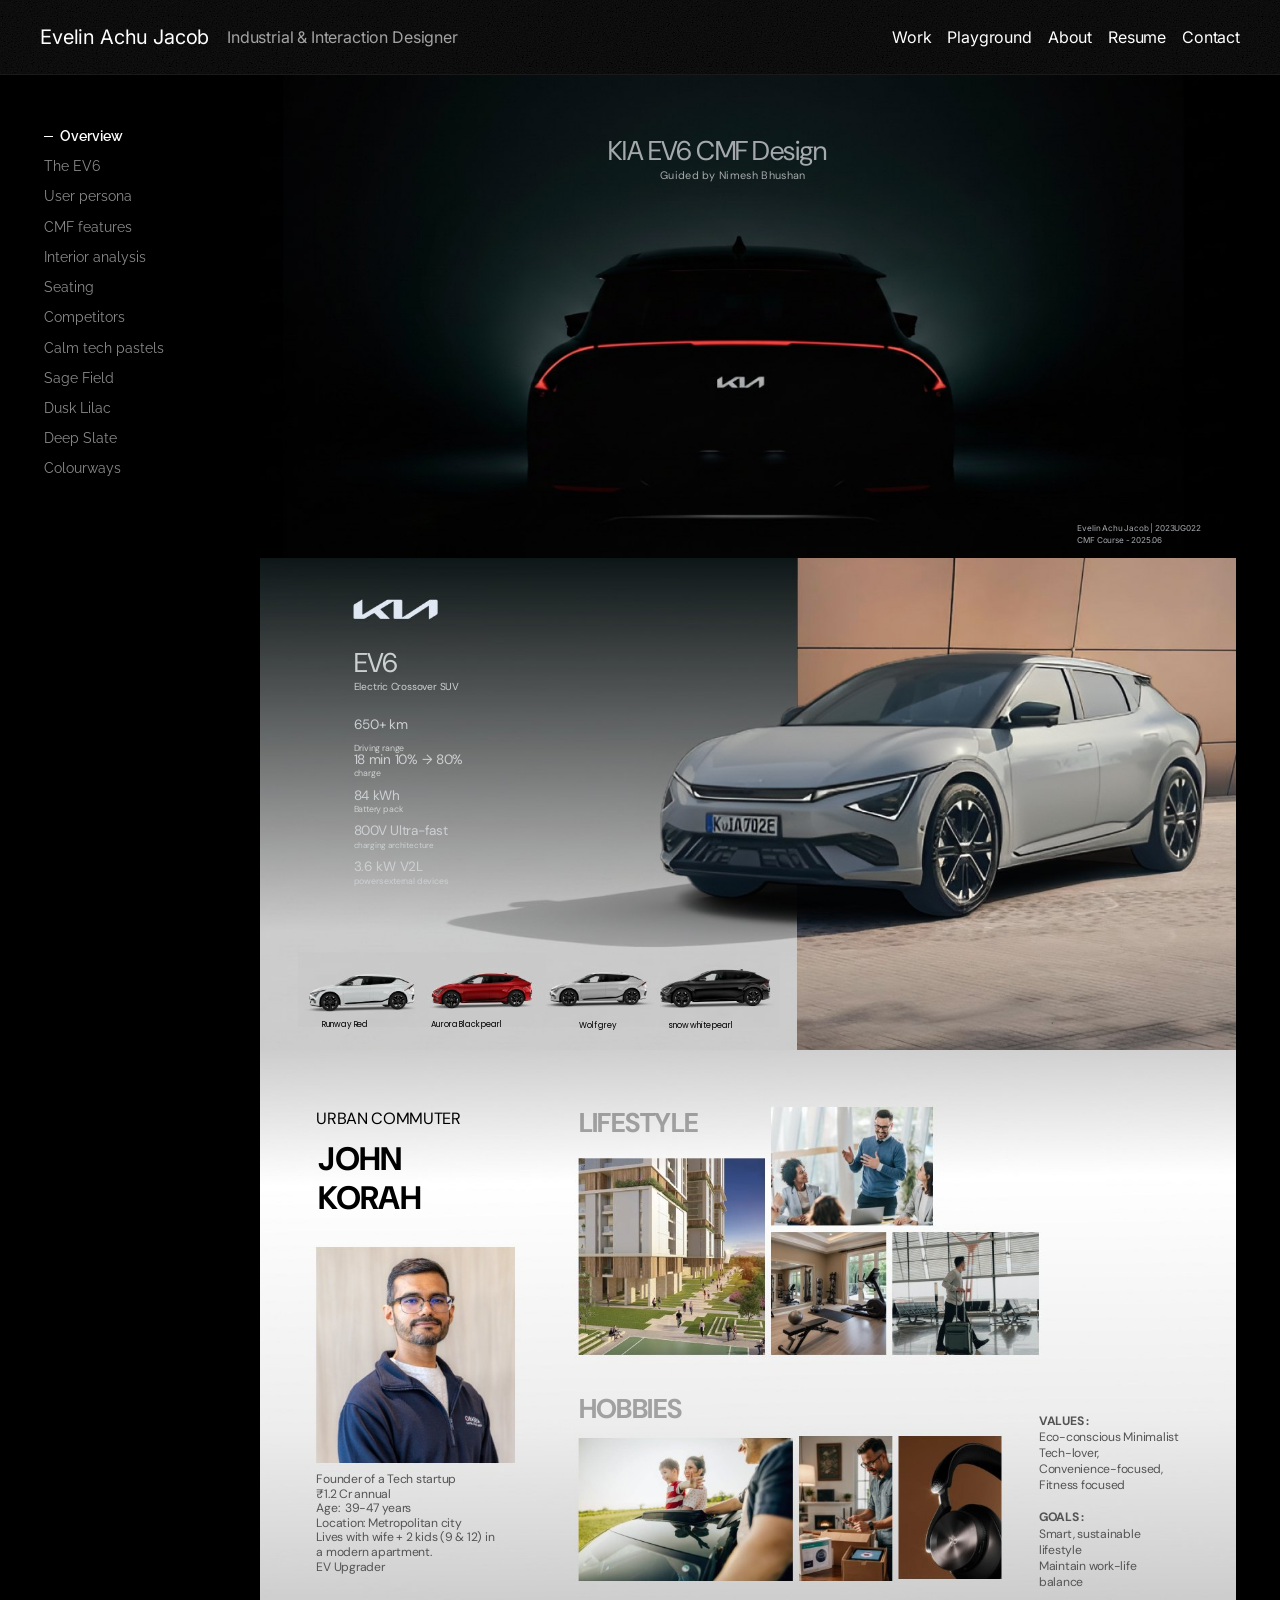
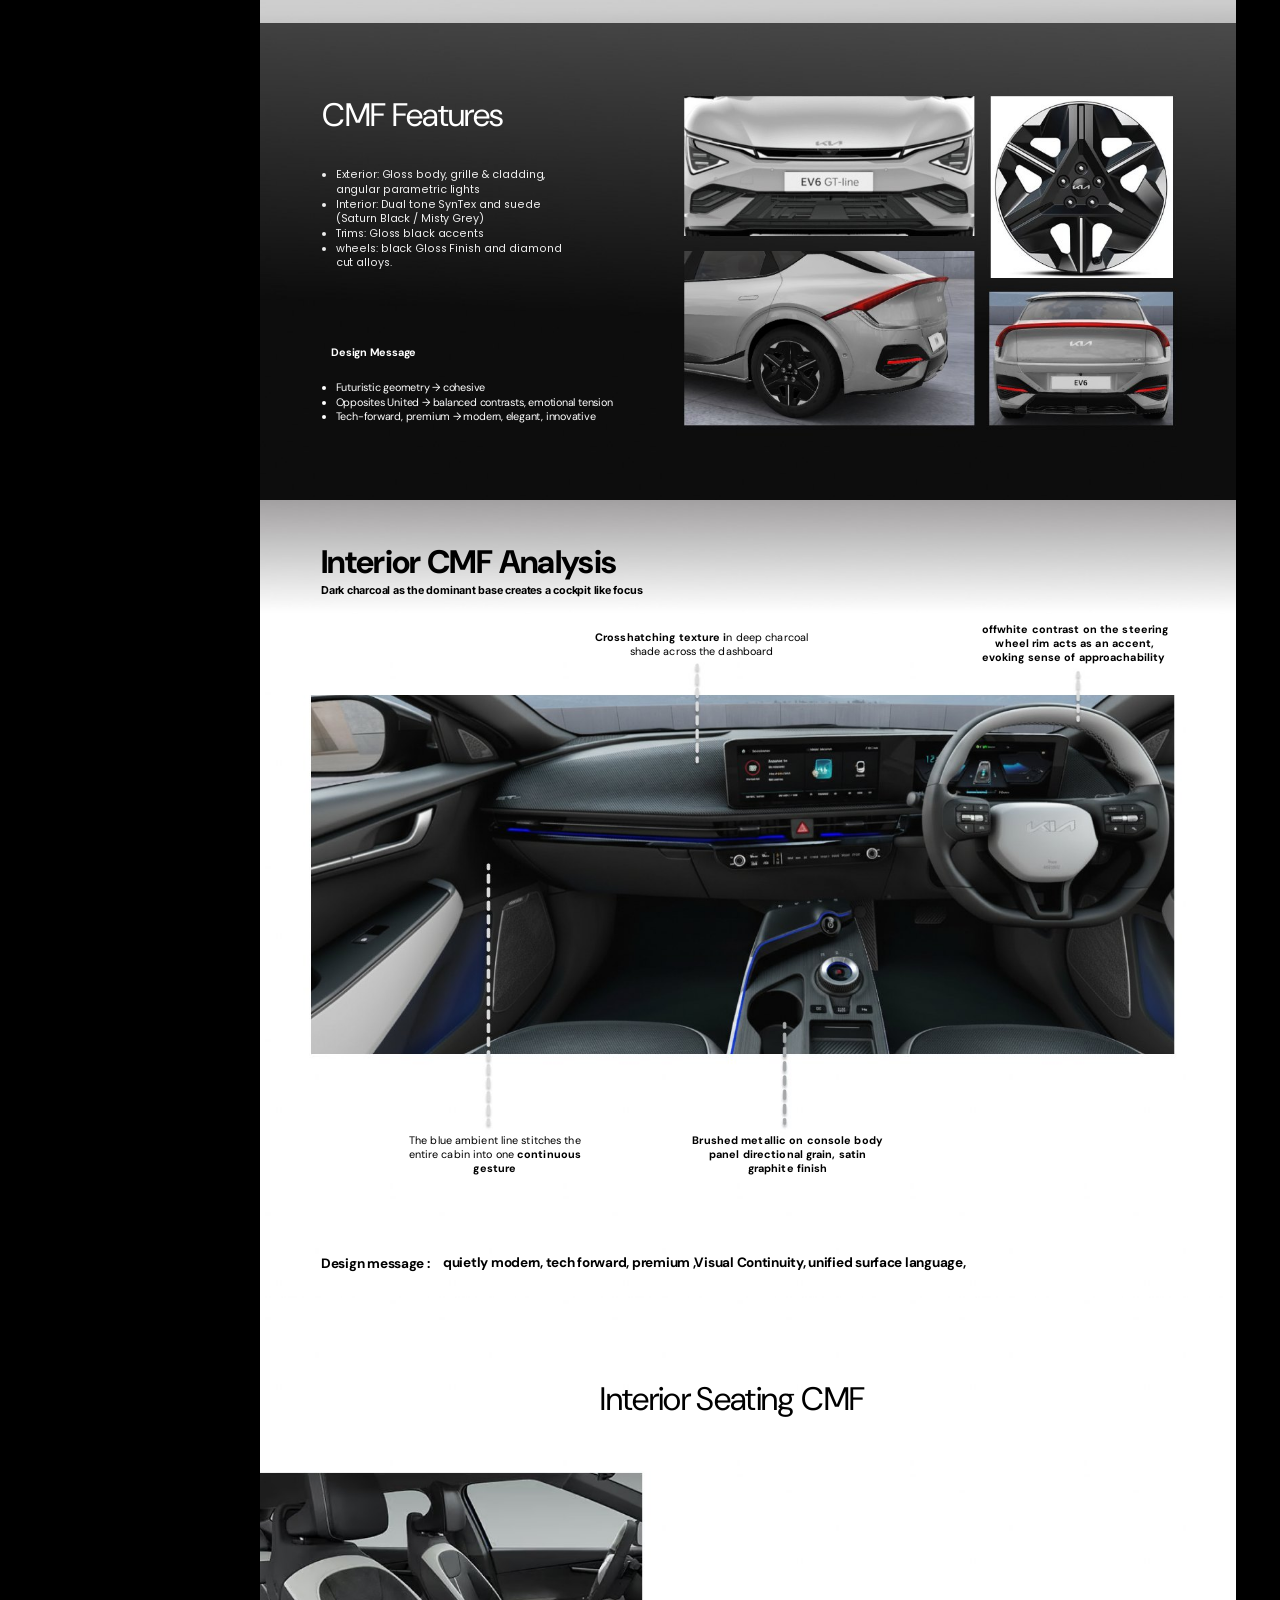
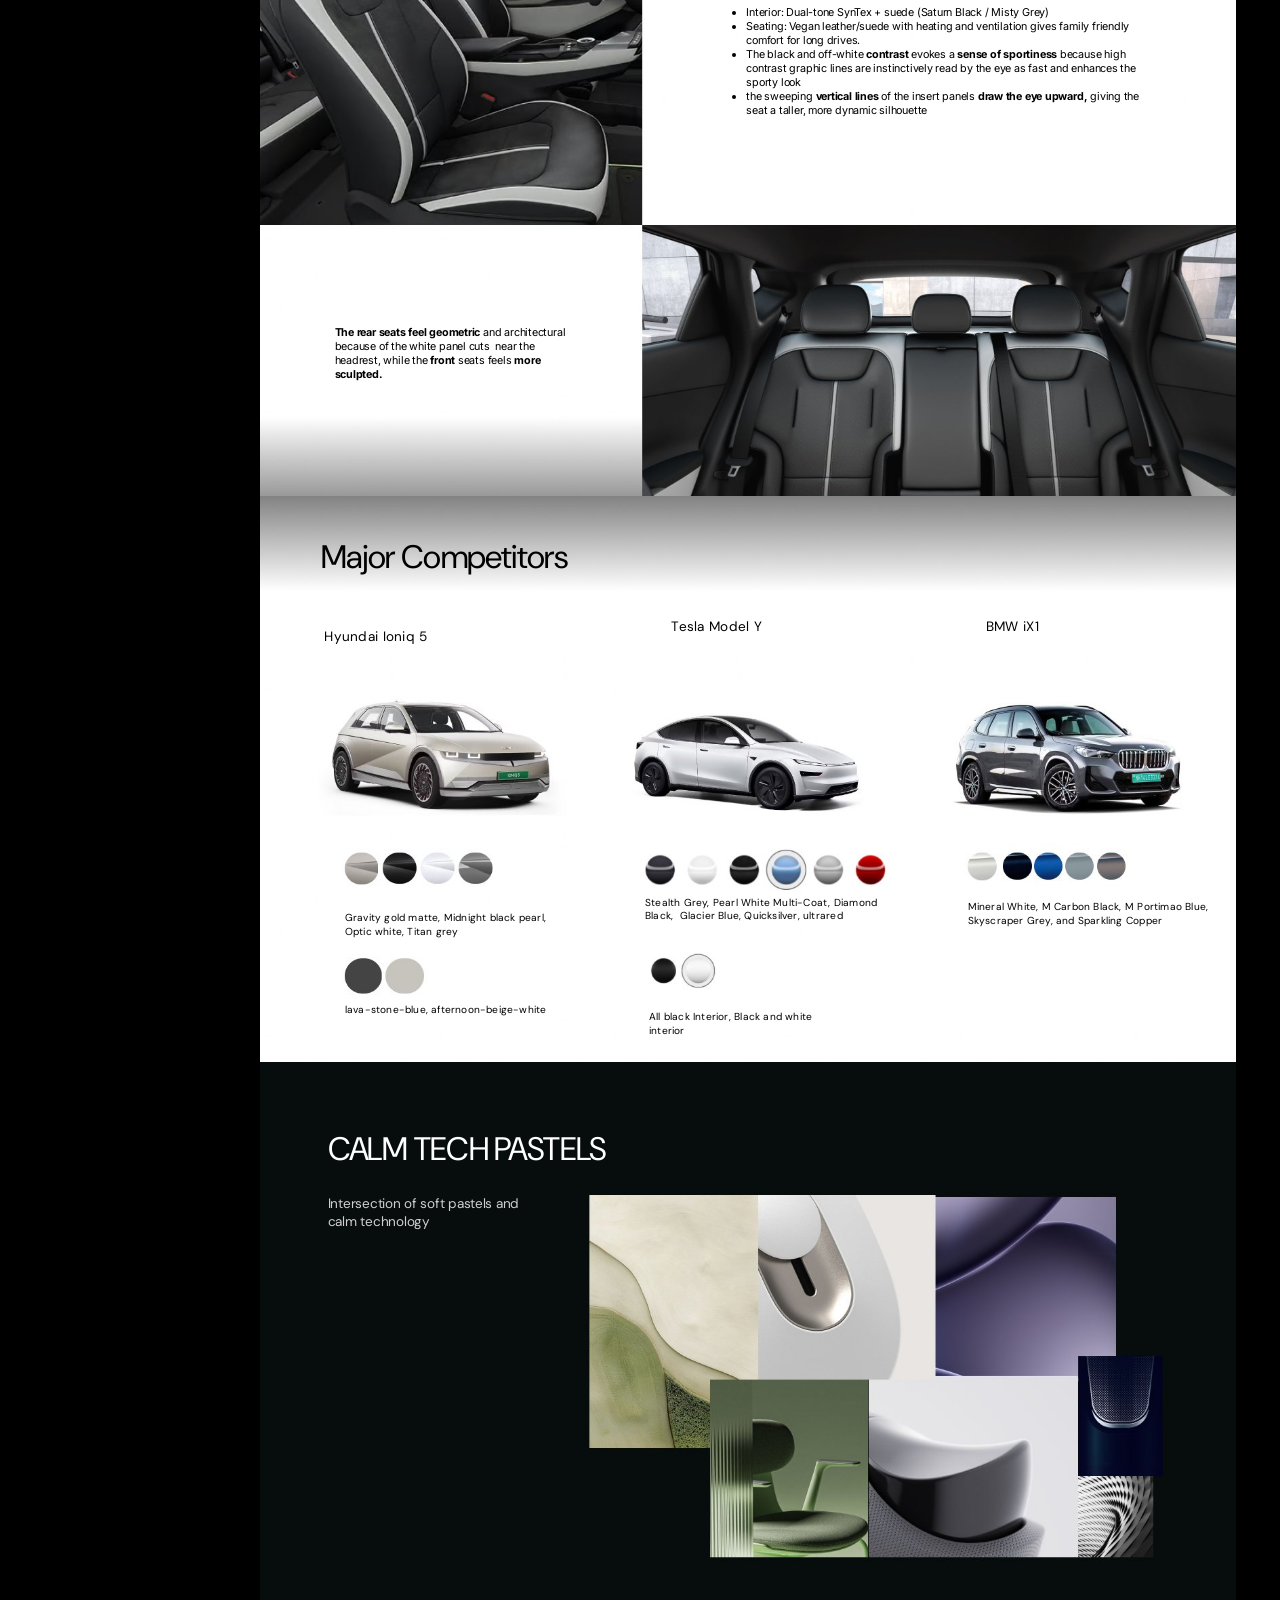
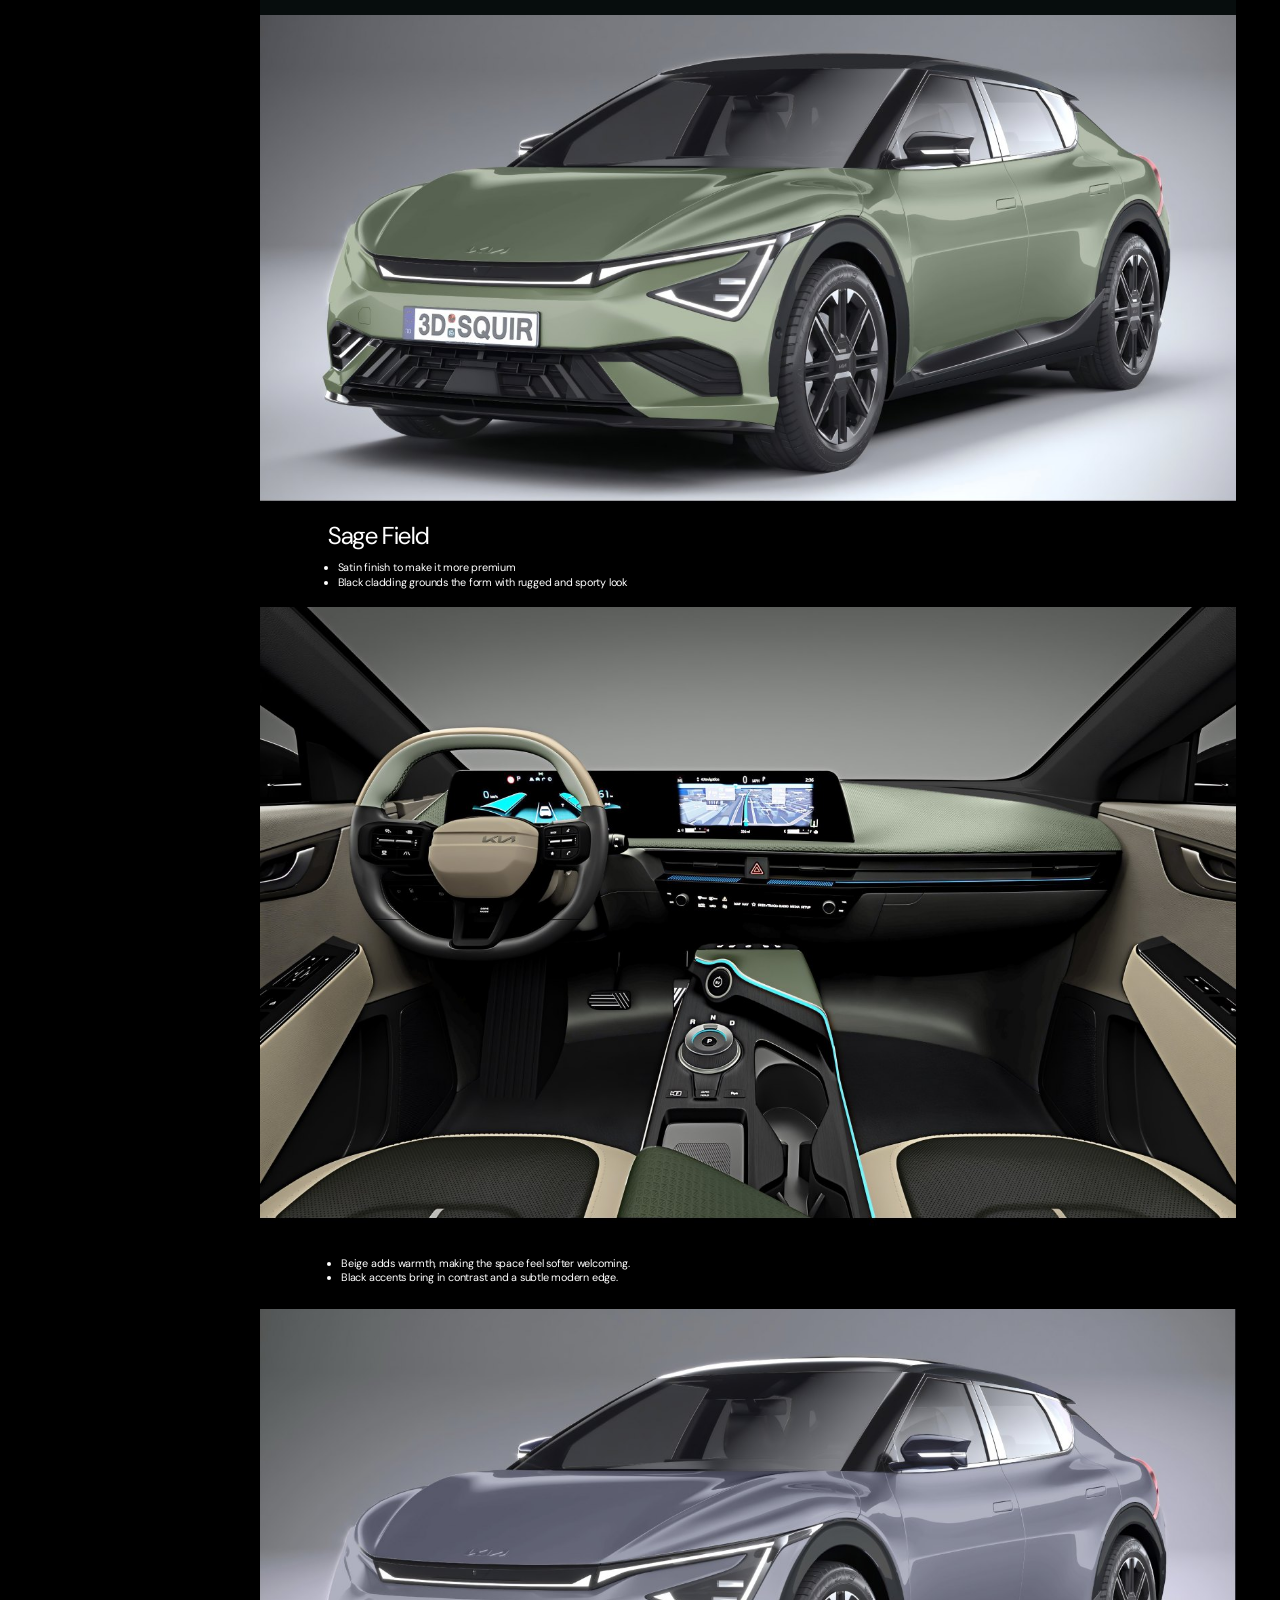
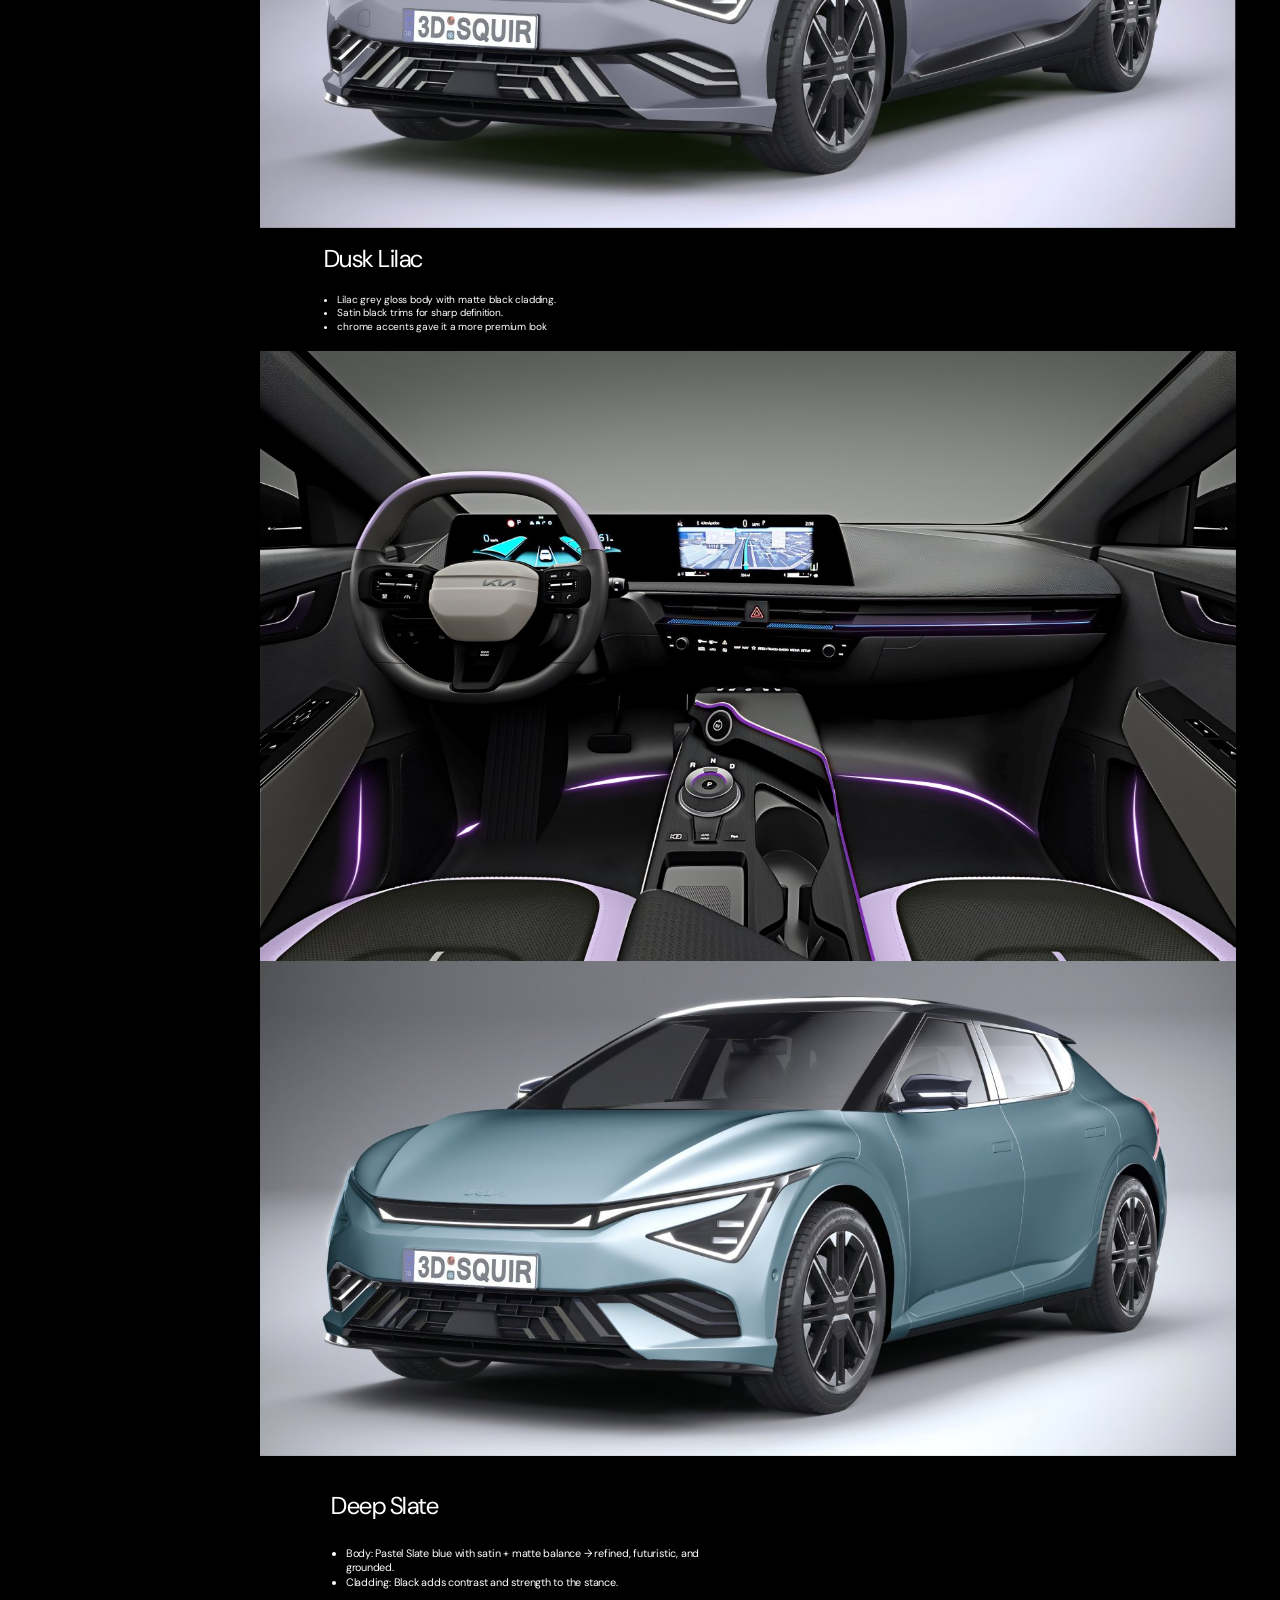
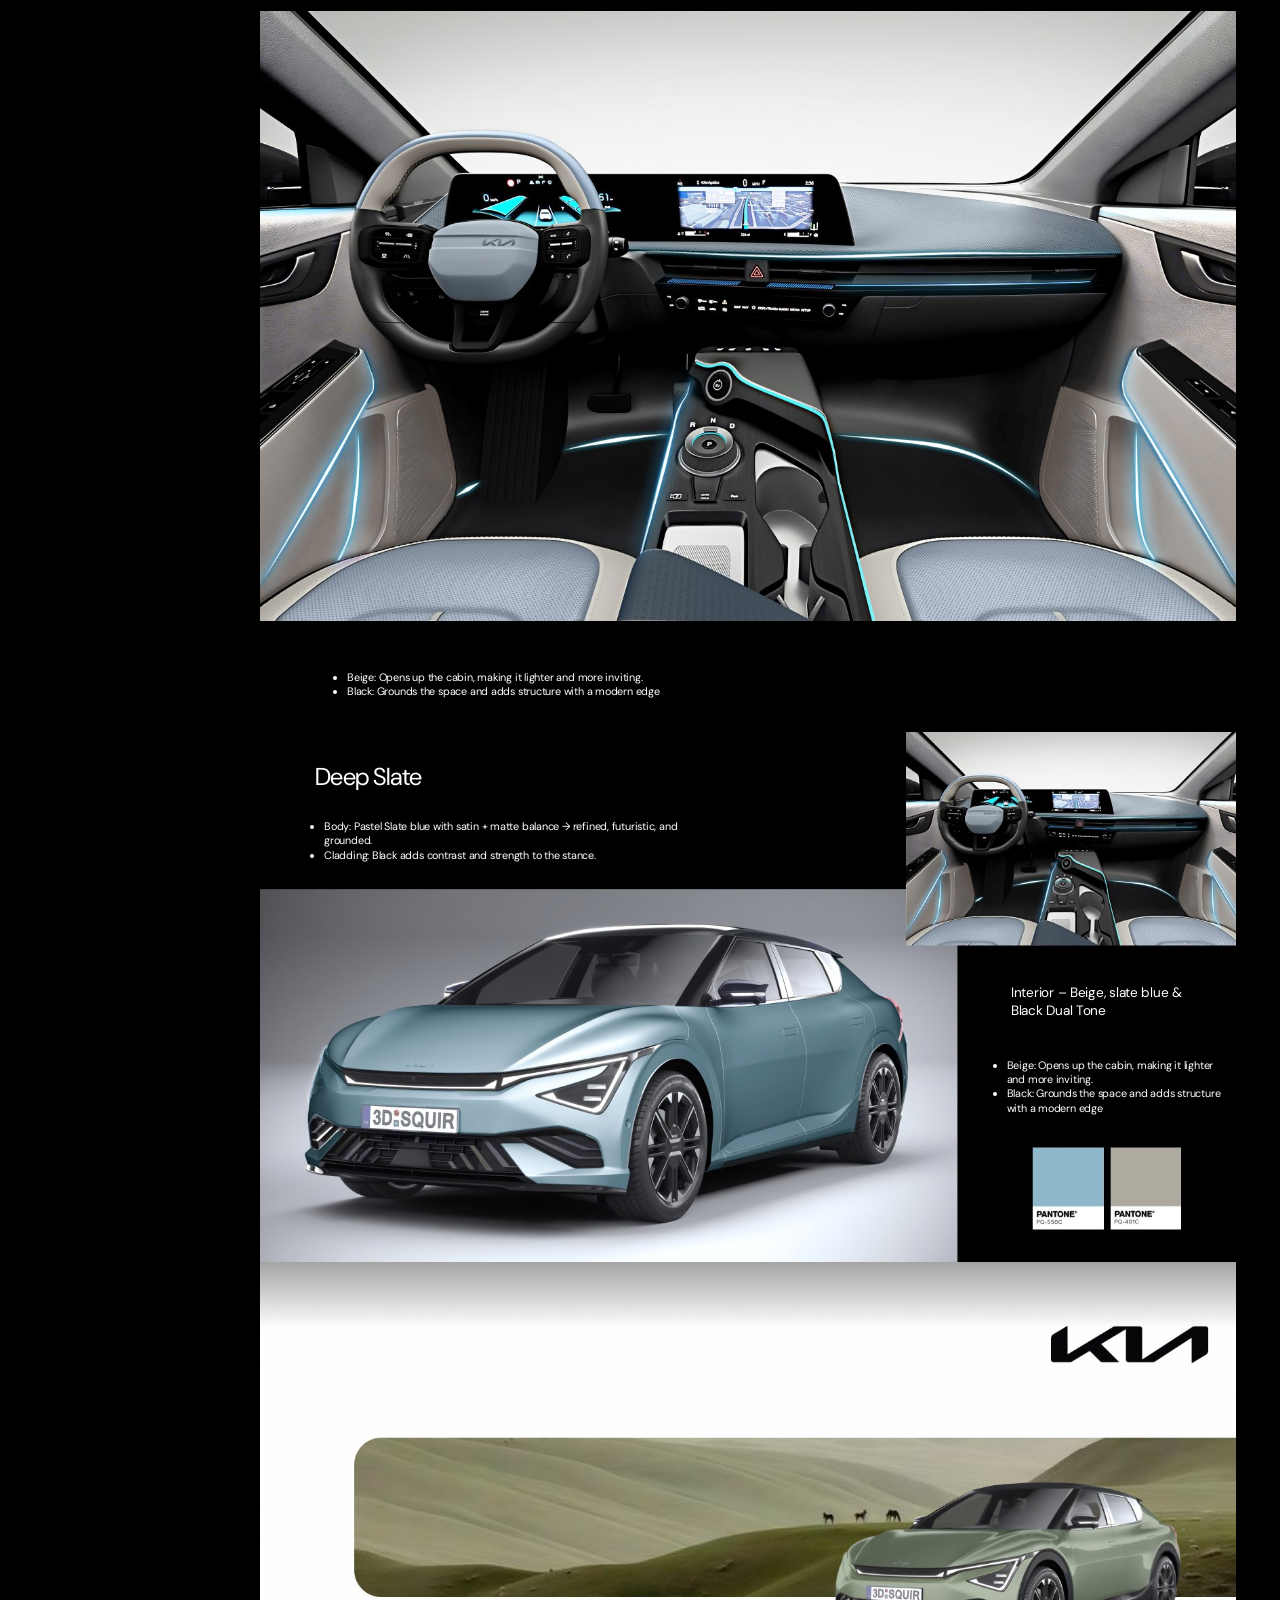
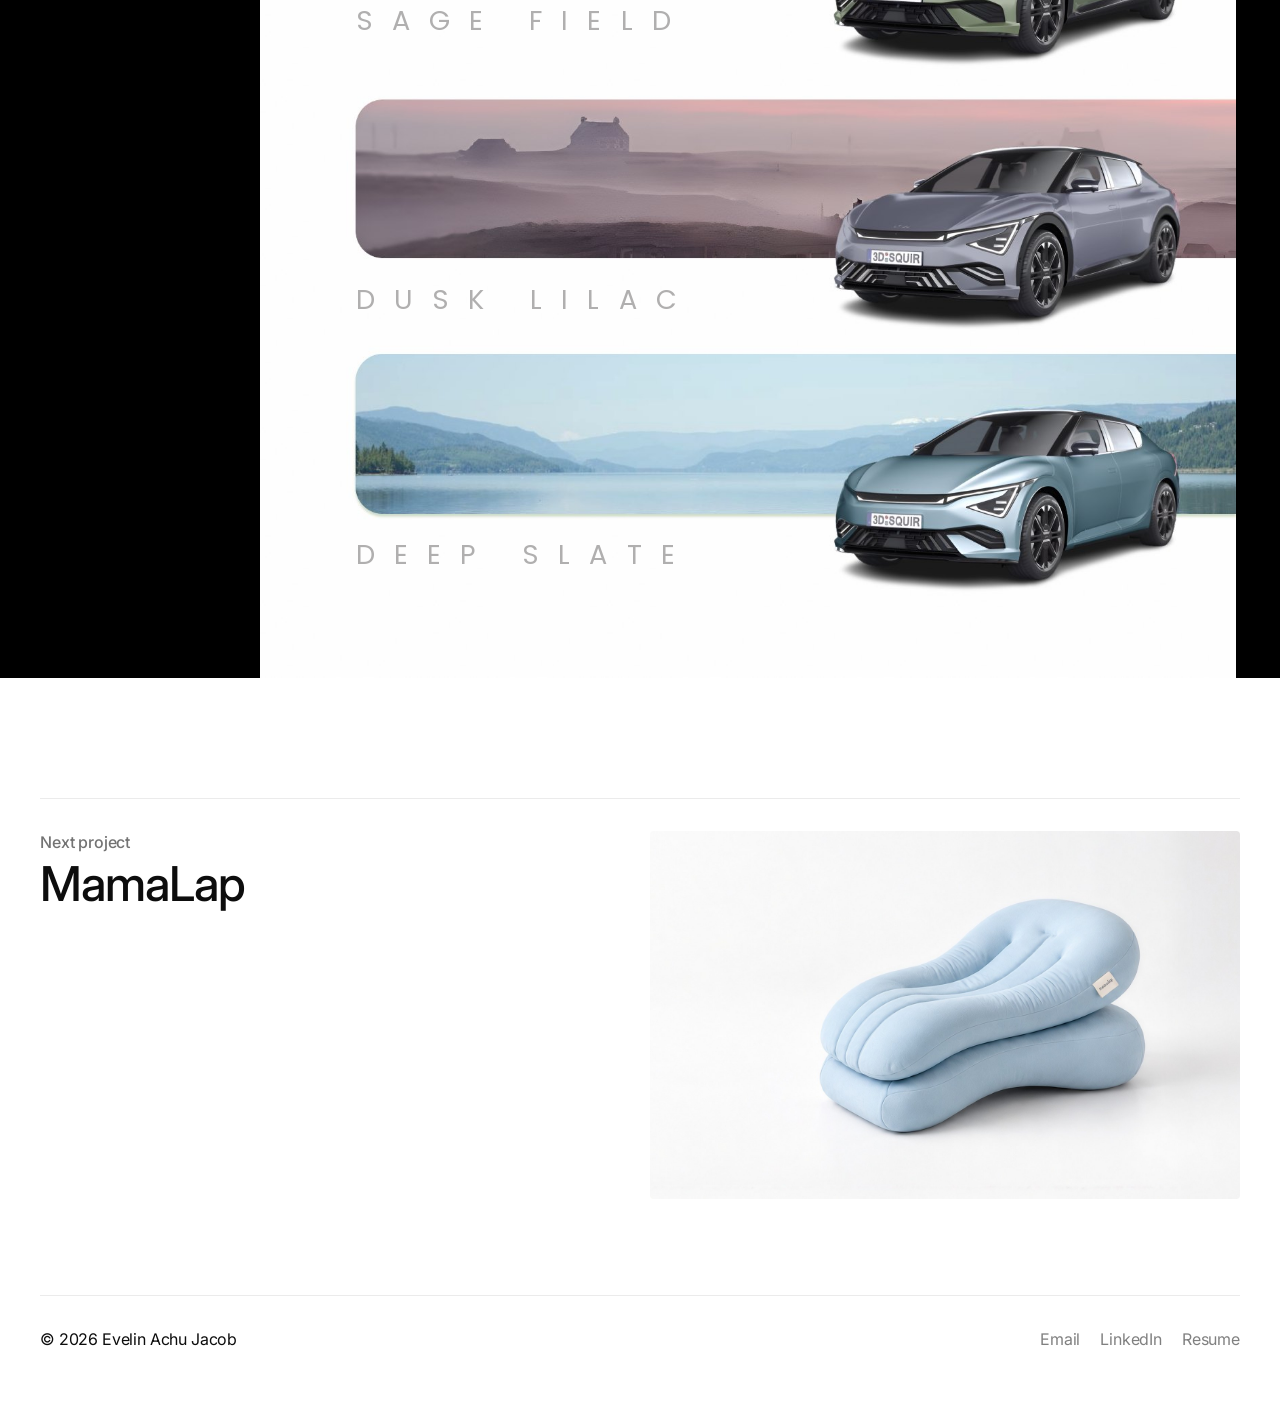
<file: cmf.html>
<!doctype html>
<html lang="en">
<meta charset="utf-8">
<meta name="viewport" content="width=device-width,initial-scale=1">
<title>KIA EV6 CMF · Evelin Achu Jacob</title>
<script data-goatcounter="https://evelin.goatcounter.com/count" async src="https://gc.zgo.at/count.js"></script>
<script src="cursor.js"></script>
<link rel="stylesheet" href="https://fonts.googleapis.com/css2?family=Raleway:wght@400;600&display=swap">
<link rel="stylesheet" href="rail.css">
<link rel="stylesheet" href="https://fonts.googleapis.com/css2?family=DM+Sans:wght@400;700&family=Inter:wght@400;700&family=Poppins:wght@400&display=swap">
<link rel="stylesheet" href="https://fonts.googleapis.com/css2?family=Inter:opsz,wght@14..32,300..500&display=swap">
<link rel="stylesheet" href="next.css">
<link rel="stylesheet" href="head.css">
<style>
/* Exact copy of Figma file "CMF" (IaPK3d78slezv7GqvKs1pm), the 16 frames on Page 1 stacked top to bottom, 1440 x 15053.
   Background sections = every non-text layer, exported from Figma (images/cmf-figma/s00-s15).
   Every text layer is live HTML at its Figma position, font, size and colour.
   On screens narrower than 1440 the whole canvas scales down; nothing reflows. */
html,body{margin:0;background:#000}
body{-webkit-font-smoothing:antialiased;overflow-x:hidden}
.canvas{position:relative;width:1440px;height:15053px;margin:0 auto;overflow:hidden;background:#fff}
.sec{position:absolute;left:0;width:1440px;display:block}
.t{position:absolute;margin:0;line-height:normal;white-space:pre-wrap;overflow-wrap:normal}
.t.nw{white-space:nowrap}
ul.t{padding:0 0 0 1.35em;list-style:disc}
ul.t li{margin:0}
ul.t li.gap{list-style:none}
.d{font-family:"DM Sans",sans-serif}
.i{font-family:"Inter",sans-serif}
.p{font-family:"Poppins",sans-serif}
.up{text-transform:uppercase}
</style>

<header class="site-head dark">
  <a class="name" href="./">Evelin Achu Jacob</a>
  <span class="role">Industrial &amp; Interaction Designer</span>
  <nav>
    <a class="nav-work" href="index.html#work">Work</a>
    <a href="playground.html">Playground</a>
    <a href="about.html">About</a>
    <a href="resume.pdf" target="_blank" rel="noopener" data-goatcounter-click="resume-opened" data-goatcounter-title="Resume opened" data-cursor-text="Open resume">Resume</a>
    <a href="index.html#contact">Contact</a>
  </nav>
</header>

<div class="pw" style="--r-ink:#ffffff;--r-acc:#ffffff;--r-faint:#8a8a8a">
<aside class="rail" aria-label="Sections">
  <ol>
    <li><a href="#overview">Overview</a></li>
    <li><a href="#ev6">The EV6</a></li>
    <li><a href="#user">User persona</a></li>
    <li><a href="#features">CMF features</a></li>
    <li><a href="#interior">Interior analysis</a></li>
    <li><a href="#seating">Seating</a></li>
    <li><a href="#competitors">Competitors</a></li>
    <li><a href="#trend">Calm tech pastels</a></li>
    <li><a href="#sage">Sage Field</a></li>
    <li><a href="#lilac">Dusk Lilac</a></li>
    <li><a href="#slate">Deep Slate</a></li>
    <li><a href="#colourways">Colourways</a></li>
  </ol>
</aside>
<div class="cv">
<div class="canvas" id="canvas">
<span class="anc" id="overview" style="top:0px"></span>
<span class="anc" id="ev6" style="top:810px"></span>
<span class="anc" id="user" style="top:1490px"></span>
<span class="anc" id="features" style="top:2360px"></span>
<span class="anc" id="interior" style="top:3020px"></span>
<span class="anc" id="seating" style="top:4255px"></span>
<span class="anc" id="competitors" style="top:5375px"></span>
<span class="anc" id="trend" style="top:6245px"></span>
<span class="anc" id="sage" style="top:7710px"></span>
<span class="anc" id="lilac" style="top:9660px"></span>
<span class="anc" id="slate" style="top:11500px"></span>
<span class="anc" id="colourways" style="top:14030px"></span>
<img class="sec" src="images/cmf-figma/s00.jpg" style="top:0px;height:713px" alt="KIA EV6 rear view at night">
<img class="sec" src="images/cmf-figma/s01.jpg" style="top:713px;height:725px" alt="KIA EV6 in grey with its four factory colours">
<img class="sec" src="images/cmf-figma/s02.jpg" style="top:1438px;height:846px" alt="Persona: John Korah, lifestyle and hobbies">
<img class="sec" src="images/cmf-figma/s03.jpg" style="top:2284px;height:703px" alt="EV6 exterior CMF details">
<img class="sec" src="images/cmf-figma/s04.jpg" style="top:2987px;height:1178px" alt="EV6 dashboard with CMF callouts">
<img class="sec" src="images/cmf-figma/s05.jpg" style="top:4165px;height:1178px" alt="EV6 front and rear seats">
<img class="sec" src="images/cmf-figma/s06.jpg" style="top:5343px;height:835px" alt="Competitors: Hyundai Ioniq 5, Tesla Model Y, BMW iX1">
<img class="sec" src="images/cmf-figma/s07.jpg" style="top:6178px;height:815px" alt="Calm tech pastels moodboard">
<img class="sec" src="images/cmf-figma/s08.jpg" style="top:6993px;height:874px" alt="Sage Field exterior">
<img class="sec" src="images/cmf-figma/s09.jpg" style="top:7867px;height:1035px" alt="Sage Field interior">
<img class="sec" src="images/cmf-figma/s10.jpg" style="top:8902px;height:948px" alt="Dusk Lilac exterior">
<img class="sec" src="images/cmf-figma/s11.jpg" style="top:9850px;height:900px" alt="Dusk Lilac interior">
<img class="sec" src="images/cmf-figma/s12.jpg" style="top:10750px;height:959px" alt="Deep Slate exterior">
<img class="sec" src="images/cmf-figma/s13.jpg" style="top:11709px;height:1064px" alt="Deep Slate interior">
<img class="sec" src="images/cmf-figma/s14.jpg" style="top:12773px;height:782px" alt="Deep Slate exterior and interior with swatches">
<img class="sec" src="images/cmf-figma/s15.jpg" style="top:13555px;height:1498px" alt="The three colourways in landscapes">

<!-- 1 · title -->
<p class="t" style="left:1206px;top:658px;width:321px;"><span class="i" style="font-size:12px;font-weight:400;color:rgba(165,169,172,1);line-height:normal;letter-spacing:-0.02em;">Evelin Achu Jacob | 2023UG022 </span></p>
<p class="t" style="left:1206px;top:675px;width:321px;"><span class="i" style="font-size:12px;font-weight:400;color:rgba(165,169,172,1);line-height:normal;letter-spacing:-0.02em;">CMF Course - 2025.06</span></p>
<p class="t nw" style="left:513px;top:86px;width:370px;"><span class="d" style="font-size:40px;font-weight:400;color:rgba(165,169,172,1);line-height:normal;letter-spacing:-0.02em;">KIA EV6  CMF Design </span></p>
<p class="t nw" style="left:590px;top:137px;width:215px;"><span class="d" style="font-size:16px;font-weight:400;color:rgba(165,169,172,1);line-height:normal;letter-spacing:0.03em;">Guided by Nimesh Bhushan</span></p>

<!-- 2 · EV6 -->
<p class="t nw" style="left:486px;top:1391px;width:327px;text-align:center;"><span class="p" style="font-size:12px;font-weight:400;color:rgba(0,0,0,1);line-height:1.2;letter-spacing:-0.02em;">snow white pearl</span></p>
<p class="t nw" style="left:471px;top:1391px;width:172px;"><span class="p" style="font-size:12px;font-weight:400;color:rgba(0,0,0,1);line-height:1.2;letter-spacing:-0.02em;">Wolf grey</span></p>
<p class="t nw" style="left:253px;top:1390px;width:238px;"><span class="p" style="font-size:12px;font-weight:400;color:rgba(0,0,0,1);line-height:1.2;letter-spacing:-0.02em;">Aurora Black pearl</span></p>
<p class="t nw" style="left:91px;top:1390px;width:238px;"><span class="p" style="font-size:12px;font-weight:400;color:rgba(0,0,0,1);line-height:1.2;letter-spacing:-0.02em;">Runway Red</span></p>
<p class="t nw" style="left:138px;top:844px;width:901.83px;"><span class="d" style="font-size:40px;font-weight:400;color:rgba(205,208,210,1);line-height:1.2;letter-spacing:-0.02em;">EV6</span></p>
<p class="t nw" style="left:138px;top:892px;width:901.83px;"><span class="d" style="font-size:15px;font-weight:400;color:rgba(205,208,210,1);line-height:1.2;letter-spacing:-0.02em;">Electric Crossover SUV</span></p>
<p class="t nw" style="left:138px;top:1173px;width:674px;"><span class="d" style="font-size:13px;font-weight:400;color:rgba(205,208,210,1);line-height:2.62;letter-spacing:-0.02em;">powers external devices</span></p>
<p class="t" style="left:138px;top:932px;width:674px;"><span class="d" style="font-size:20px;font-weight:400;color:rgba(205,208,210,1);line-height:2.62;letter-spacing:-0.02em;">650+ km <br>18 min 10% → 80% <br>84 kWh <br>800V Ultra-fast <br>3.6 kW V2L </span></p>
<p class="t nw" style="left:138px;top:1067px;width:674px;"><span class="d" style="font-size:13px;font-weight:400;color:rgba(205,208,210,1);line-height:2.51;letter-spacing:-0.02em;">Battery pack</span></p>
<p class="t nw" style="left:138px;top:980px;width:357px;"><span class="d" style="font-size:13px;font-weight:400;color:rgba(205,208,210,1);line-height:2.07;letter-spacing:-0.02em;">Driving range</span></p>
<p class="t nw" style="left:138px;top:1017px;width:674px;"><span class="d" style="font-size:13px;font-weight:400;color:rgba(205,208,210,1);line-height:2.07;letter-spacing:-0.02em;">charge</span></p>
<p class="t nw" style="left:138px;top:1121px;width:674px;"><span class="d" style="font-size:12px;font-weight:400;color:rgba(205,208,210,1);line-height:2.62;letter-spacing:-0.02em;">charging architecture</span></p>

<!-- 3 · persona -->
<p class="t" style="left:86px;top:1572px;width:245px;"><span class="d" style="font-size:48px;font-weight:700;color:rgba(0,0,0,1);line-height:1.2;letter-spacing:-0.02em;">JOHN KORAH</span></p>
<p class="t nw" style="left:83px;top:1525px;width:404px;"><span class="d" style="font-size:24px;font-weight:400;color:rgba(0,0,0,1);line-height:1.2;letter-spacing:-0.02em;">URBAN COMMUTER</span></p>
<p class="t" style="left:83px;top:2061px;width:270px;"><span class="d" style="font-size:18px;font-weight:400;color:rgba(84,84,84,1);line-height:1.2;letter-spacing:-0.02em;">Founder of a Tech startup<br>₹1.2 Cr annual<br>Age:  39-47 years<br>Location: Metropolitan city<br>Lives with wife + 2 kids (9 &amp; 12) in a modern apartment.<br>EV Upgrader</span></p>
<p class="t nw" style="left:470px;top:1522px;width:355px;"><span class="d" style="font-size:40px;font-weight:700;color:rgba(84,84,84,0.5);line-height:1.2;letter-spacing:-0.02em;">LIFESTYLE</span></p>
<p class="t" style="left:1149px;top:1974px;width:208px;"><span class="d" style="font-size:18px;font-weight:700;color:rgba(84,84,84,1);line-height:1.32;letter-spacing:-0.02em;">VALUES : </span><span class="d" style="font-size:18px;font-weight:400;color:rgba(84,84,84,1);line-height:1.32;letter-spacing:-0.02em;"> <br>Eco-conscious Minimalist Tech-lover, Convenience-focused, Fitness focused<br><br></span><span class="d" style="font-size:18px;font-weight:700;color:rgba(84,84,84,1);line-height:1.32;letter-spacing:-0.02em;">GOALS :  <br></span><span class="d" style="font-size:18px;font-weight:400;color:rgba(84,84,84,1);line-height:1.32;letter-spacing:-0.02em;">Smart, sustainable lifestyle <br>Maintain work-life balance</span></p>
<p class="t nw" style="left:470px;top:1944px;width:450px;"><span class="d" style="font-size:40px;font-weight:700;color:rgba(84,84,84,0.5);line-height:1.2;letter-spacing:-0.02em;">HOBBIES</span></p>

<!-- 4 · CMF features -->
<p class="t nw" style="left:92px;top:2392px;width:365px;"><span class="d" style="font-size:48px;font-weight:400;color:rgba(255,255,255,1);line-height:1.2;letter-spacing:-0.02em;">CMF Features</span></p>
<ul class="t p" style="left:90px;top:2498px;width:344px;font-size:16px;color:rgba(255,255,255,0.92);line-height:1.36;letter-spacing:-0.01em;"><li>Exterior: Gloss body, grille &amp; cladding, angular parametric lights</li><li>Interior: Dual tone SynTex and suede (Saturn Black / Misty Grey)</li><li>Trims: Gloss black accents</li><li>wheels: black Gloss Finish and diamond cut alloys.</li></ul>
<p class="t nw" style="left:105px;top:2759px;width:846px;"><span class="d" style="font-size:16px;font-weight:700;color:rgba(255,255,255,1);line-height:1.32;letter-spacing:-0.02em;">Design Message</span></p>
<ul class="t d" style="left:90px;top:2811px;width:482px;font-size:16px;color:#fff;line-height:1.32;letter-spacing:-0.02em;"><li>Futuristic geometry → cohesive</li><li>Opposites United → balanced contrasts, emotional tension</li><li>Tech-forward, premium → modern, elegant, innovative</li></ul>

<!-- 5 · interior CMF analysis -->
<p class="t nw" style="left:90px;top:3051px;width:621px;"><span class="d" style="font-size:48px;font-weight:700;color:rgba(0,0,0,1);line-height:1.2;letter-spacing:-0.02em;">Interior CMF Analysis</span></p>
<p class="t" style="left:90px;top:3090px;width:728px;"><span class="i" style="font-size:16px;font-weight:700;color:rgba(0,0,0,1);line-height:normal;letter-spacing:-0.02em;"><br>Dark charcoal as the dominant base creates a cockpit like focus</span></p>
<p class="t" style="left:1056px;top:3168px;width:293px;text-align:center;"><span class="d" style="font-size:16px;font-weight:700;color:rgba(0,0,0,1);line-height:normal;letter-spacing:0.01em;">offwhite contrast on the steering wheel rim acts as an accent, evoking sense of approachability </span></p>
<p class="t" style="left:475px;top:3179px;width:353px;text-align:center;"><span class="d" style="font-size:16px;font-weight:700;color:rgba(0,0,0,1);line-height:normal;letter-spacing:0.01em;">Crosshatching texture i</span><span class="d" style="font-size:16px;font-weight:400;color:rgba(0,0,0,1);line-height:normal;letter-spacing:0.01em;">n deep charcoal shade across the dashboard</span></p>
<p class="t" style="left:636px;top:3921px;width:285px;text-align:center;"><span class="d" style="font-size:16px;font-weight:700;color:rgba(0,0,0,1);line-height:normal;letter-spacing:0.01em;">Brushed metallic on console body panel directional grain, satin graphite finish</span></p>
<p class="t" style="left:196px;top:3922px;width:301px;text-align:center;"><span class="d" style="font-size:16px;font-weight:400;color:rgba(0,0,0,1);line-height:normal;letter-spacing:0.01em;">The blue ambient line stitches the entire cabin into one </span><span class="d" style="font-size:16px;font-weight:700;color:rgba(0,0,0,1);line-height:normal;letter-spacing:0.01em;">continuous gesture</span></p>
<p class="t nw" style="left:90px;top:4101px;width:836px;"><span class="d" style="font-size:20px;font-weight:700;color:rgba(0,0,0,1);line-height:normal;letter-spacing:-0.02em;">Design message : </span></p>
<p class="t nw" style="left:270px;top:4100px;width:836px;"><span class="d" style="font-size:20px;font-weight:700;color:rgba(0,0,0,1);line-height:normal;letter-spacing:-0.02em;"> quietly modern, tech forward, premium ,Visual Continuity, unified surface language,</span></p>

<!-- 6 · seating -->
<p class="t nw" style="left:502px;top:4286px;width:436px;"><span class="d" style="font-size:48px;font-weight:400;color:rgba(0,0,0,1);line-height:1.2;letter-spacing:-0.02em;">Interior Seating CMF</span></p>
<ul class="t i" style="left:696px;top:4618px;width:607px;font-size:16px;color:#000;line-height:normal;letter-spacing:-0.02em;"><li>Interior: Dual-tone SynTex + suede (Saturn Black / Misty Grey)</li><li>Seating: Vegan leather/suede with heating and ventilation gives family friendly comfort for long drives.</li><li>The black and off-white <b>contrast</b> evokes a <b>sense of sportiness</b> because high contrast graphic lines are instinctively read by the eye as fast and enhances the sporty look </li><li>the sweeping <b>vertical lines</b> of the insert panels<b> draw the eye upward,</b> giving the seat a taller, more dynamic silhouette</li></ul>
<p class="t" style="left:110px;top:5090px;width:343px;"><span class="i" style="font-size:16px;font-weight:700;color:rgba(0,0,0,1);line-height:normal;letter-spacing:-0.02em;">The rear seats feel geometric</span><span class="i" style="font-size:16px;font-weight:400;color:rgba(0,0,0,1);line-height:normal;letter-spacing:-0.02em;"> and architectural because of the white panel cuts  near the headrest, while the</span><span class="i" style="font-size:16px;font-weight:700;color:rgba(0,0,0,1);line-height:normal;letter-spacing:-0.02em;"> front </span><span class="i" style="font-size:16px;font-weight:400;color:rgba(0,0,0,1);line-height:normal;letter-spacing:-0.02em;">seats feels </span><span class="i" style="font-size:16px;font-weight:700;color:rgba(0,0,0,1);line-height:normal;letter-spacing:-0.02em;">more sculpted.</span></p>

<!-- 7 · competitors -->
<p class="t nw" style="left:90px;top:5404px;width:621px;"><span class="d" style="font-size:48px;font-weight:400;color:rgba(0,0,0,1);line-height:1.2;letter-spacing:-0.02em;">Major Competitors</span></p>
<p class="t nw" style="left:95px;top:5537px;width:218px;"><span class="d" style="font-size:20px;font-weight:400;color:rgba(0,0,0,1);line-height:1.32;letter-spacing:0.02em;">Hyundai Ioniq 5</span></p>
<p class="t nw" style="left:607px;top:5523px;width:140px;"><span class="d" style="font-size:20px;font-weight:400;color:rgba(0,0,0,1);line-height:1.32;letter-spacing:0.02em;">Tesla Model Y</span></p>
<p class="t nw" style="left:1071px;top:5523px;width:81px;"><span class="d" style="font-size:20px;font-weight:400;color:rgba(0,0,0,1);line-height:1.32;letter-spacing:0.02em;">BMW iX1</span></p>
<p class="t" style="left:125px;top:5955px;width:307px;"><span class="d" style="font-size:15px;font-weight:400;color:rgba(0,0,0,1);line-height:1.32;letter-spacing:0.02em;">Gravity gold matte, Midnight black pearl,  Optic white, Titan grey </span></p>
<p class="t" style="left:125px;top:6091px;width:306px;"><span class="d" style="font-size:15px;font-weight:400;color:rgba(0,0,0,1);line-height:1.32;letter-spacing:0.02em;">lava-stone-blue, afternoon-beige-white</span></p>
<p class="t" style="left:568px;top:5932px;width:345px;"><span class="d" style="font-size:15px;font-weight:400;color:rgba(0,0,0,1);line-height:1.32;letter-spacing:0.02em;">Stealth Grey, Pearl White Multi-Coat, Diamond Black,  Glacier Blue, Quicksilver, ultrared</span></p>
<p class="t" style="left:574px;top:6101px;width:250px;"><span class="d" style="font-size:15px;font-weight:400;color:rgba(0,0,0,1);line-height:1.32;letter-spacing:0.02em;">All black Interior, Black and white interior</span></p>
<p class="t" style="left:1044px;top:5939px;width:361px;"><span class="d" style="font-size:15px;font-weight:400;color:rgba(0,0,0,1);line-height:1.32;letter-spacing:0.02em;">Mineral White, M Carbon Black, M Portimao Blue, Skyscraper Grey, and Sparkling Copper</span></p>

<!-- 8 · calm tech pastels -->
<p class="t nw" style="left:100px;top:6275px;width:809px;"><span class="d" style="font-size:48px;font-weight:400;color:rgba(255,255,255,1);line-height:1.32;letter-spacing:-0.02em;">CALM TECH PASTELS</span></p>
<p class="t" style="left:100px;top:6374px;width:321.23px;"><span class="d" style="font-size:20px;font-weight:400;color:rgba(207,207,207,1);line-height:1.32;letter-spacing:-0.02em;">Intersection of soft pastels and calm technology</span></p>

<!-- 9-10 · sage field -->
<p class="t nw" style="left:101px;top:7741px;width:308px;"><span class="d" style="font-size:36px;font-weight:400;color:rgba(255,255,255,1);line-height:1.2;letter-spacing:-0.02em;">Sage Field</span></p>
<ul class="t d" style="left:93px;top:7798px;width:631px;font-size:16px;color:#fff;line-height:1.32;letter-spacing:-0.02em;"><li>Satin finish to make it more premium</li><li>Black cladding grounds the form with rugged and sporty look</li></ul>
<ul class="t d" style="left:98px;top:8803px;width:594px;font-size:16px;color:#fff;line-height:1.32;letter-spacing:-0.02em;"><li class="gap">&nbsp;</li><li>Beige adds warmth, making the space feel softer welcoming.</li><li>Black accents bring in contrast and a subtle modern edge.</li></ul>

<!-- 11-12 · dusk lilac -->
<p class="t nw" style="left:94px;top:9693px;width:374px;"><span class="d" style="font-size:36px;font-weight:400;color:rgba(255,255,255,1);line-height:1.2;letter-spacing:-0.02em;">Dusk Lilac</span></p>
<ul class="t d" style="left:94px;top:9764px;width:726px;font-size:15px;color:#fff;line-height:1.32;letter-spacing:-0.02em;"><li>Lilac grey gloss body with matte black cladding.</li><li>Satin black trims for sharp definition.</li><li>chrome accents gave it a more premium look</li></ul>

<!-- 13-15 · deep slate -->
<p class="t nw" style="left:105px;top:11533px;"><span class="d" style="font-size:36px;font-weight:400;color:rgba(255,255,255,1);line-height:1.2;letter-spacing:-0.02em;">Deep Slate</span></p>
<ul class="t d" style="left:105px;top:11613px;width:527px;font-size:16px;color:#fff;line-height:1.32;letter-spacing:-0.02em;"><li>Body: Pastel Slate blue with satin + matte balance → refined, futuristic, and grounded.</li><li>Cladding: Black adds contrast and strength to the stance.</li></ul>
<ul class="t d" style="left:107px;top:12660px;width:487px;font-size:16px;color:#fff;line-height:1.32;letter-spacing:-0.02em;"><li class="gap">&nbsp;</li><li>Beige: Opens up the cabin, making it lighter and more inviting.</li><li>Black: Grounds the space and adds structure with a modern edge</li></ul>
<p class="t nw" style="left:81px;top:12818px;"><span class="d" style="font-size:36px;font-weight:400;color:rgba(255,255,255,1);line-height:1.2;letter-spacing:-0.02em;">Deep Slate</span></p>
<ul class="t d" style="left:73px;top:12901px;width:527px;font-size:16px;color:#fff;line-height:1.32;letter-spacing:-0.02em;"><li>Body: Pastel Slate blue with satin + matte balance → refined, futuristic, and grounded.</li><li>Cladding: Black adds contrast and strength to the stance.</li></ul>
<p class="t" style="left:1108px;top:13145px;width:262px;"><span class="d" style="font-size:20px;font-weight:400;color:rgba(255,255,255,1);line-height:1.32;letter-spacing:-0.02em;">Interior – Beige, slate blue &amp; Black Dual Tone</span></p>
<ul class="t d" style="left:1080px;top:13232px;width:330px;font-size:16px;color:#fff;line-height:1.32;letter-spacing:-0.02em;"><li class="gap">&nbsp;</li><li>Beige: Opens up the cabin, making it lighter and more inviting.</li><li>Black: Grounds the space and adds structure with a modern edge</li></ul>

<!-- 16 · colourways -->
<p class="t nw up" style="left:141px;top:14061px;width:656px;"><span class="p" style="font-size:40px;font-weight:400;color:rgba(176,175,175,1);line-height:1.2;letter-spacing:0.71em;">Sage Field</span></p>
<p class="t nw up" style="left:141px;top:14473px;width:656px;"><span class="p" style="font-size:40px;font-weight:400;color:rgba(176,175,175,1);line-height:1.2;letter-spacing:0.71em;">Dusk Lilac</span></p>
<p class="t nw up" style="left:141px;top:14849px;width:656px;"><span class="p" style="font-size:40px;font-weight:400;color:rgba(176,175,175,1);line-height:1.2;letter-spacing:0.71em;">Deep Slate</span></p>
</div>
</div>
</div>

<section class="nx">
  <a class="nx-card" href="mamalap.html" data-cursor-text="Explore">
    <div><p class="nx-label">Next project</p><p class="nx-title">MamaLap</p></div>
    <div class="nx-img"><img src="images/home/mamalap.jpg?v=1104" alt="MamaLap" loading="lazy"></div>
  </a>
  <footer class="nx-ft">
    <span>&copy; 2026 Evelin Achu Jacob</span>
    <span class="links">
      <a href="mailto:jacobevelyn009@gmail.com">Email</a>
      <a href="https://www.linkedin.com/in/evelin-achu-jacob-a696622b6/" target="_blank" rel="noopener">LinkedIn</a>
      <a href="resume.pdf" target="_blank" rel="noopener" data-goatcounter-click="resume-opened" data-goatcounter-title="Resume opened" data-cursor-text="Open resume">Resume</a>
    </span>
  </footer>
</section>

<script>
(function(){
  // Scale the 1440-wide canvas down on narrower screens; layout never changes.
  var c = document.getElementById('canvas');
  function fit(){ c.style.zoom = Math.min(1, c.parentNode.clientWidth / 1440); }
  fit(); addEventListener('resize', fit);
})();
</script>
<script src="rail.js"></script>
</html>
</file>
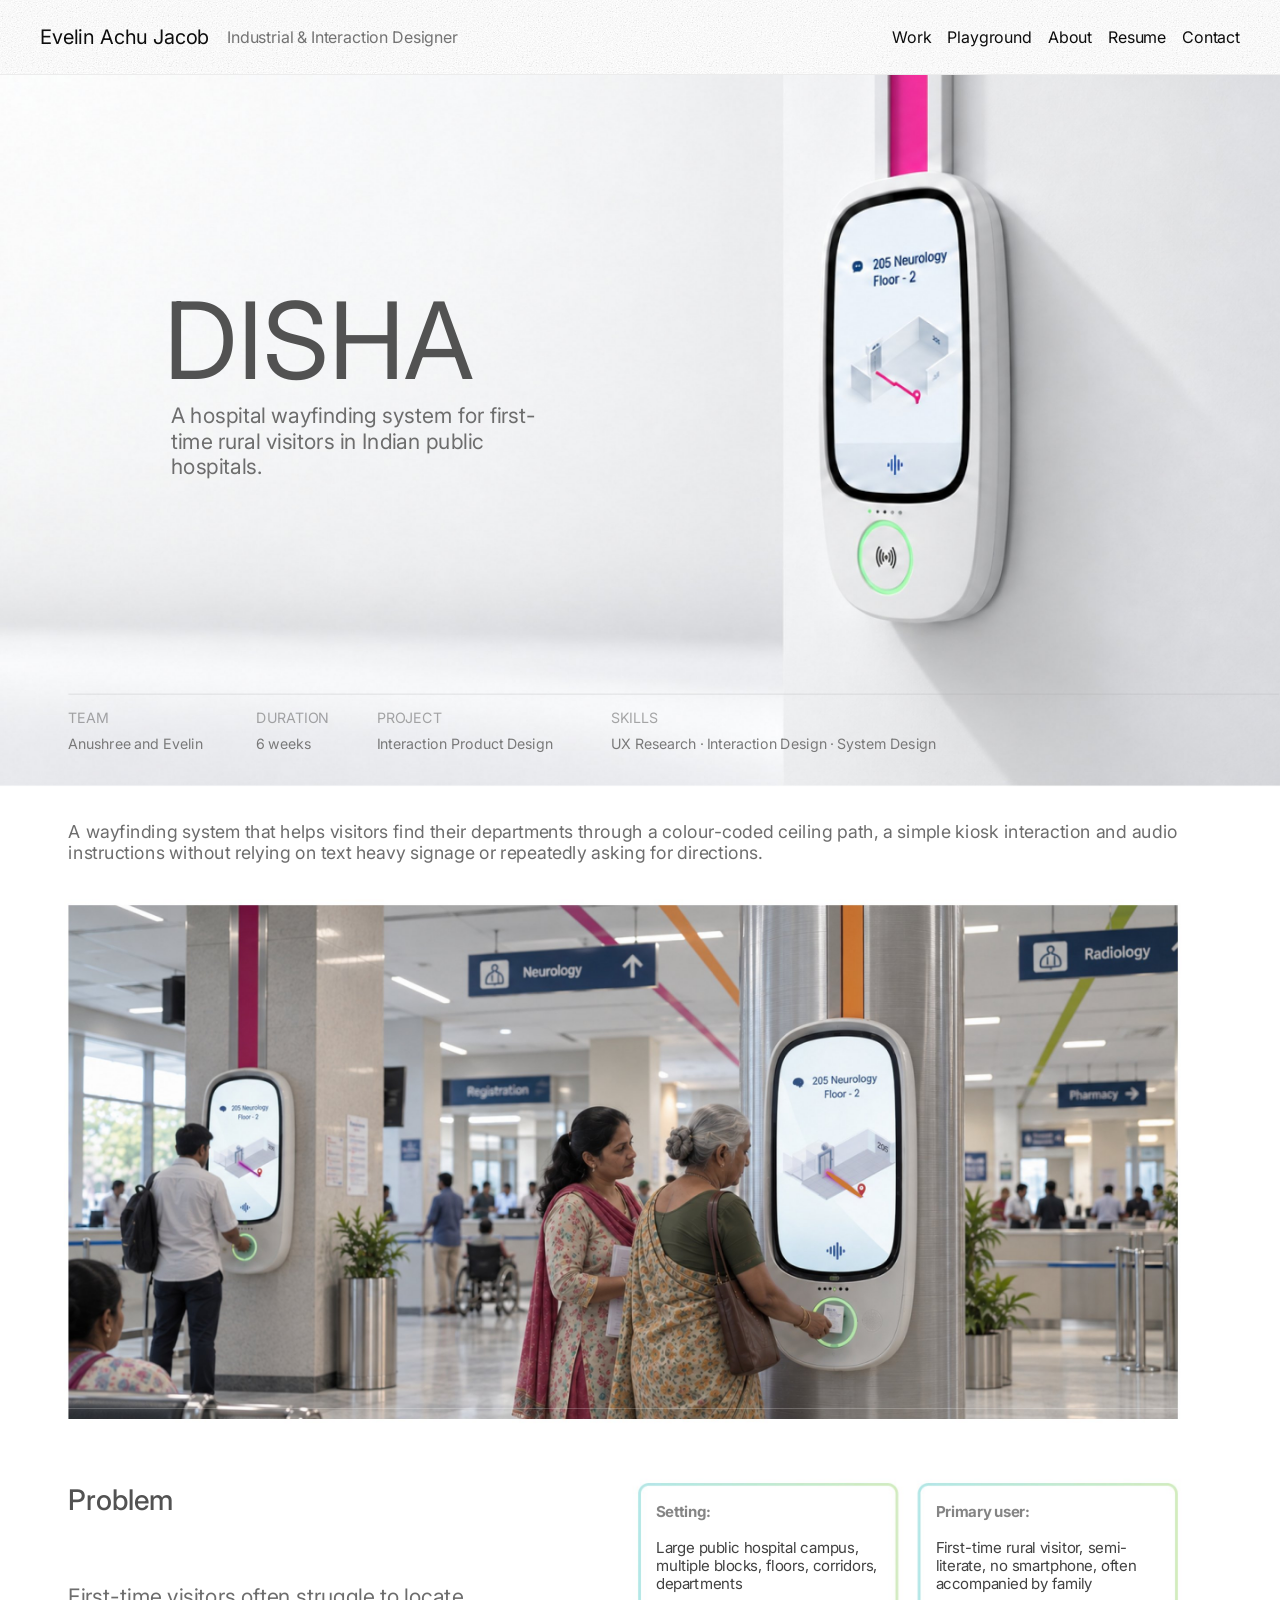
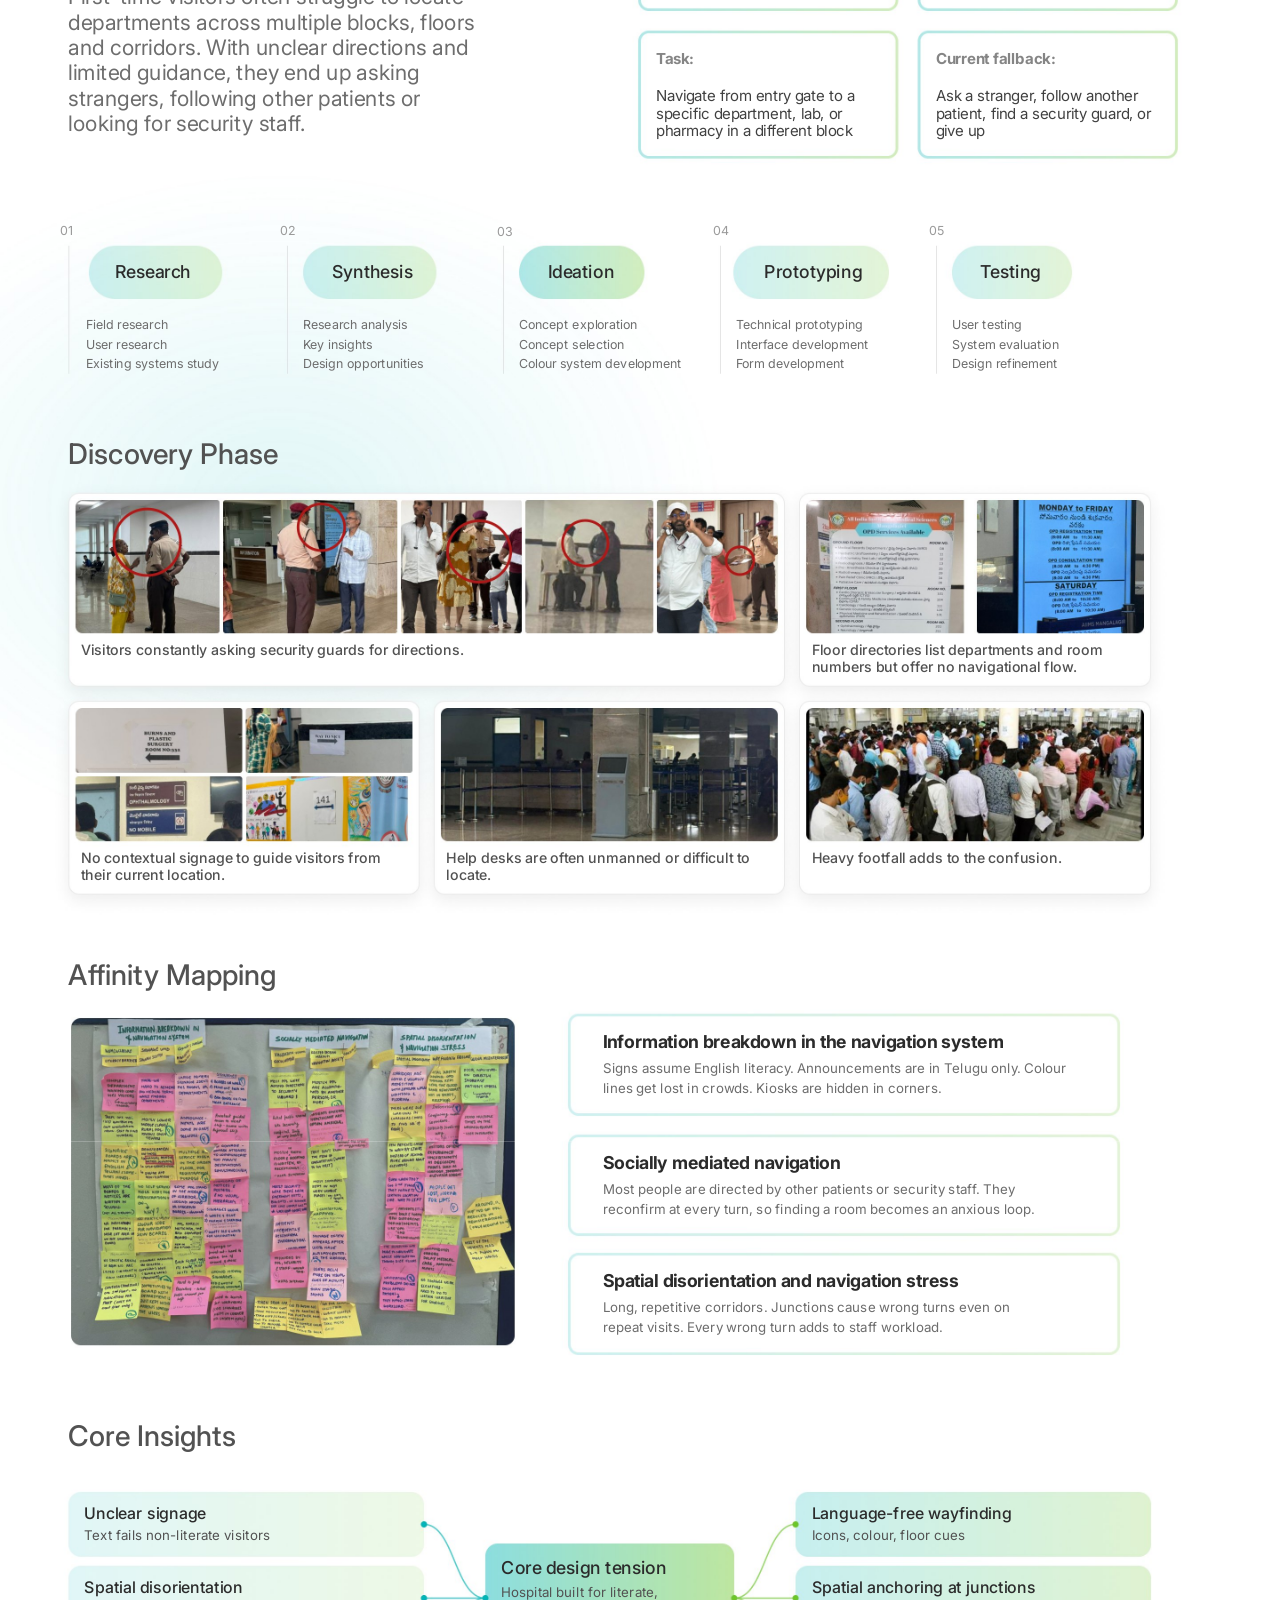
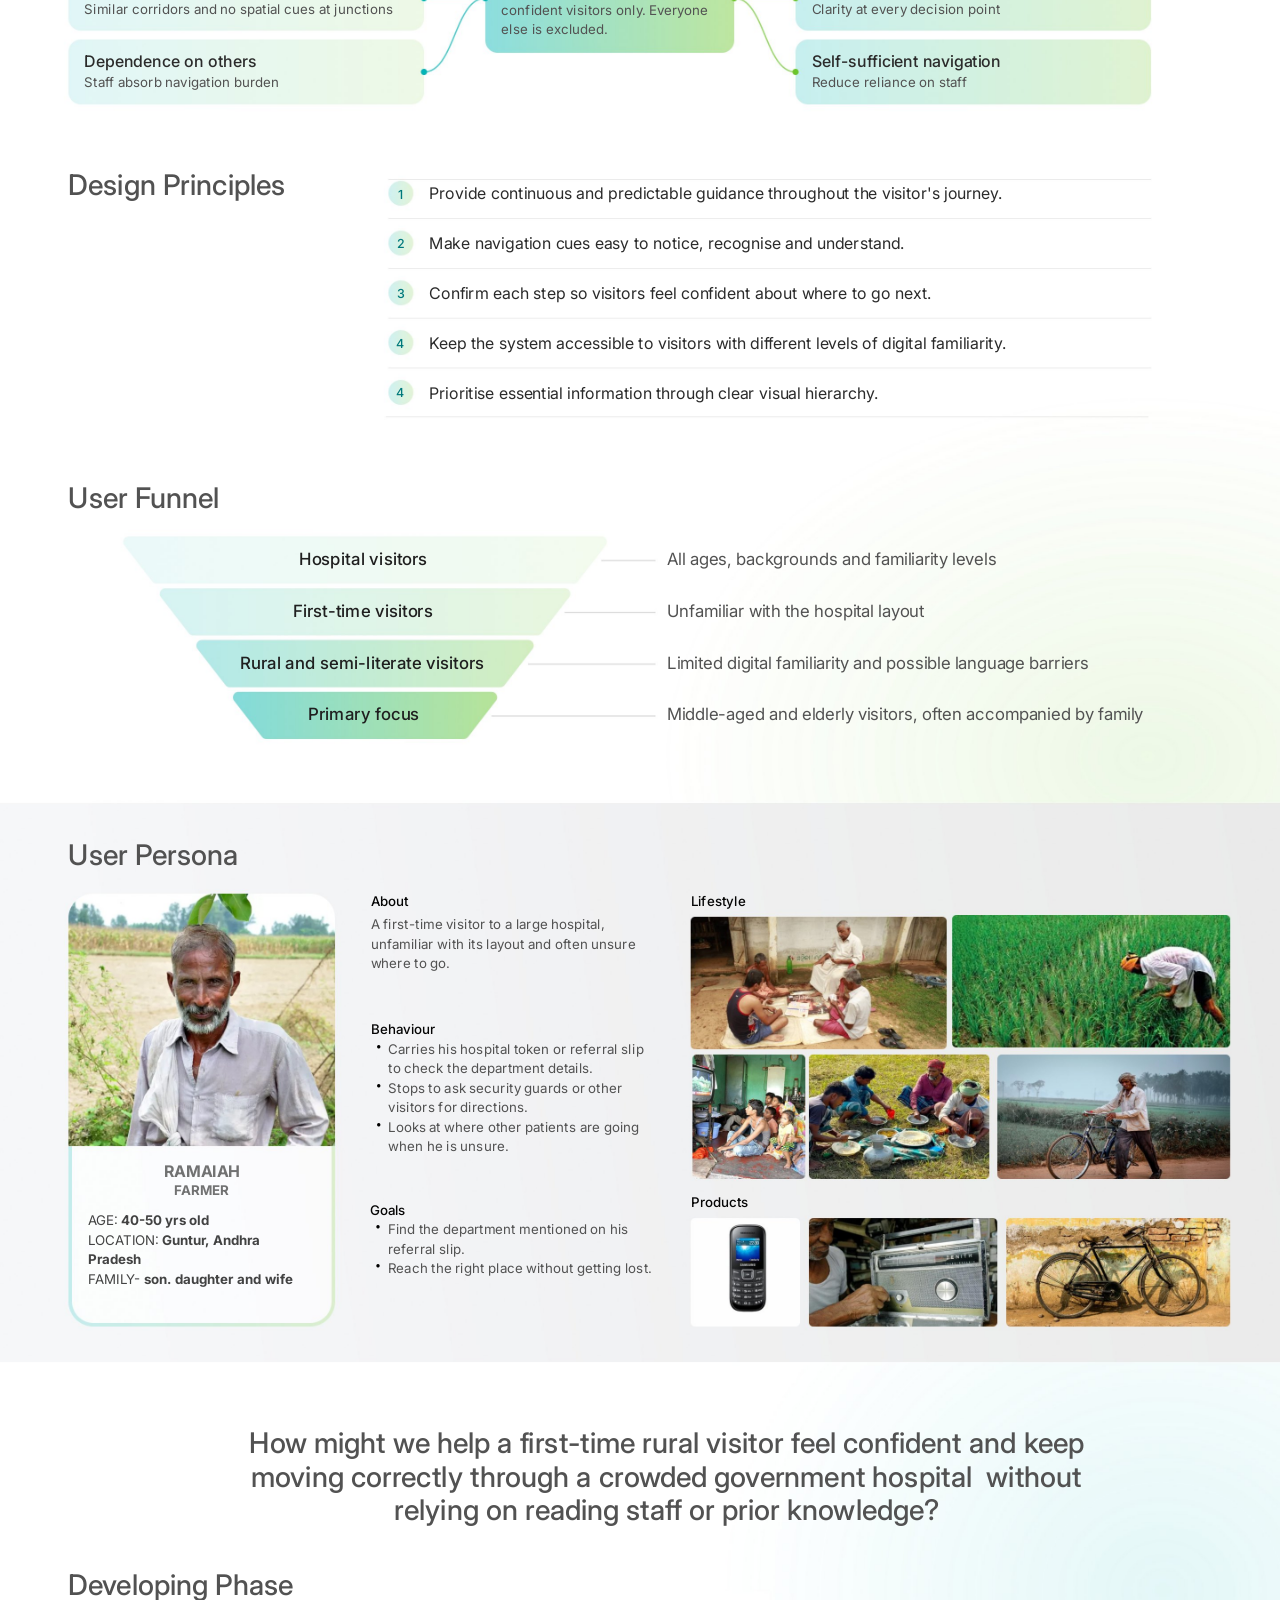
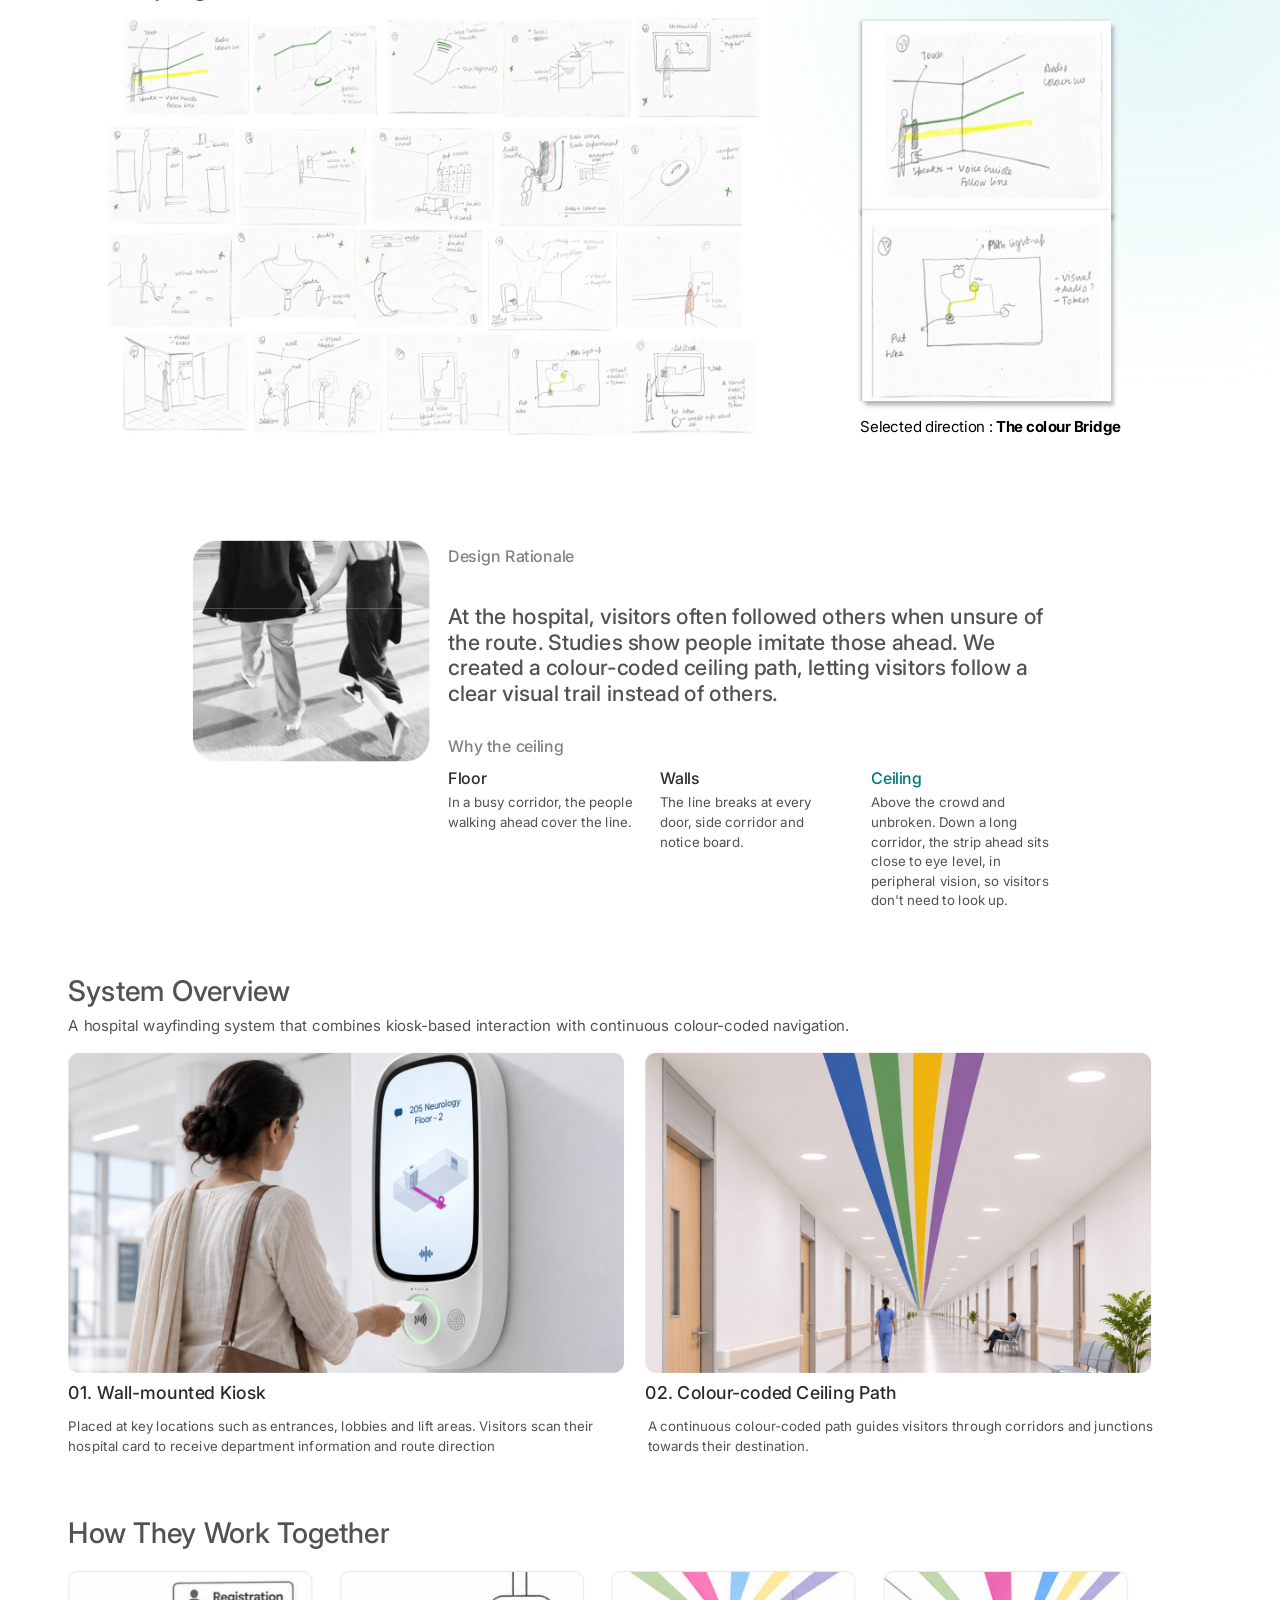
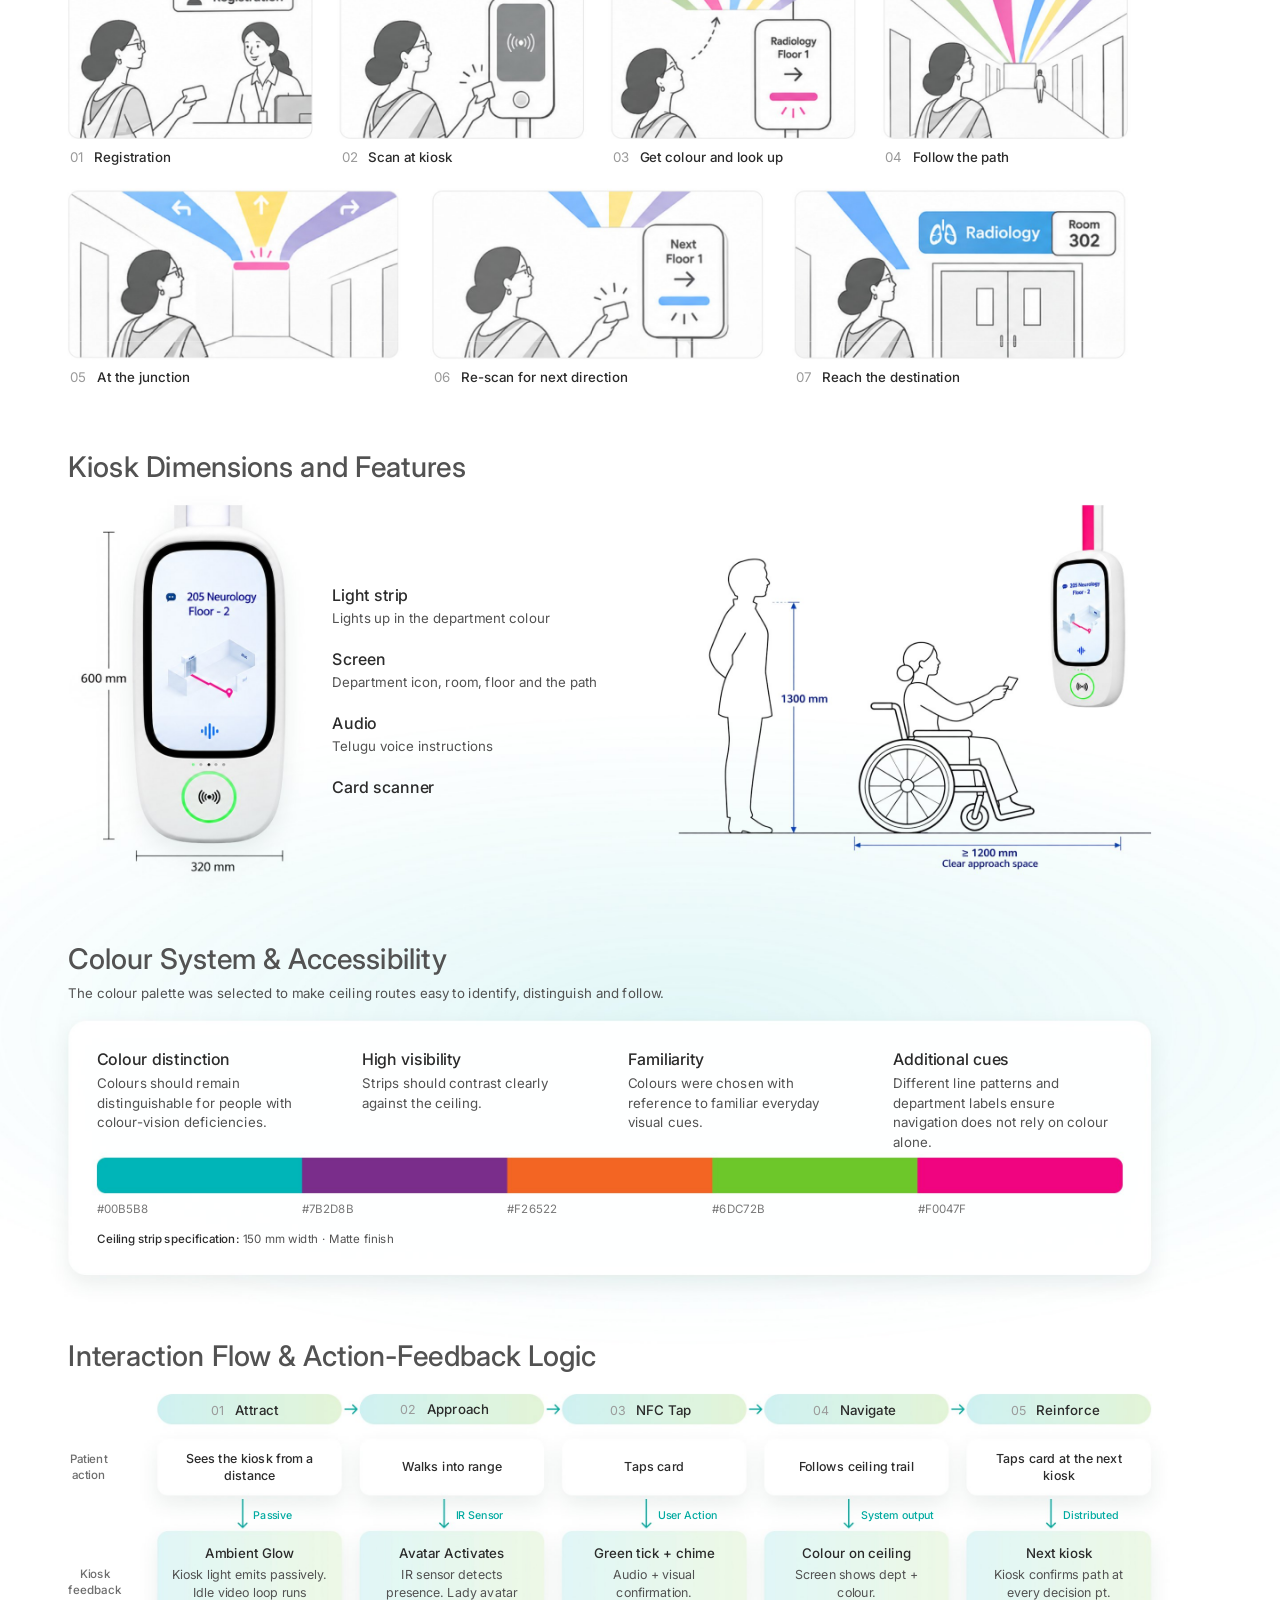
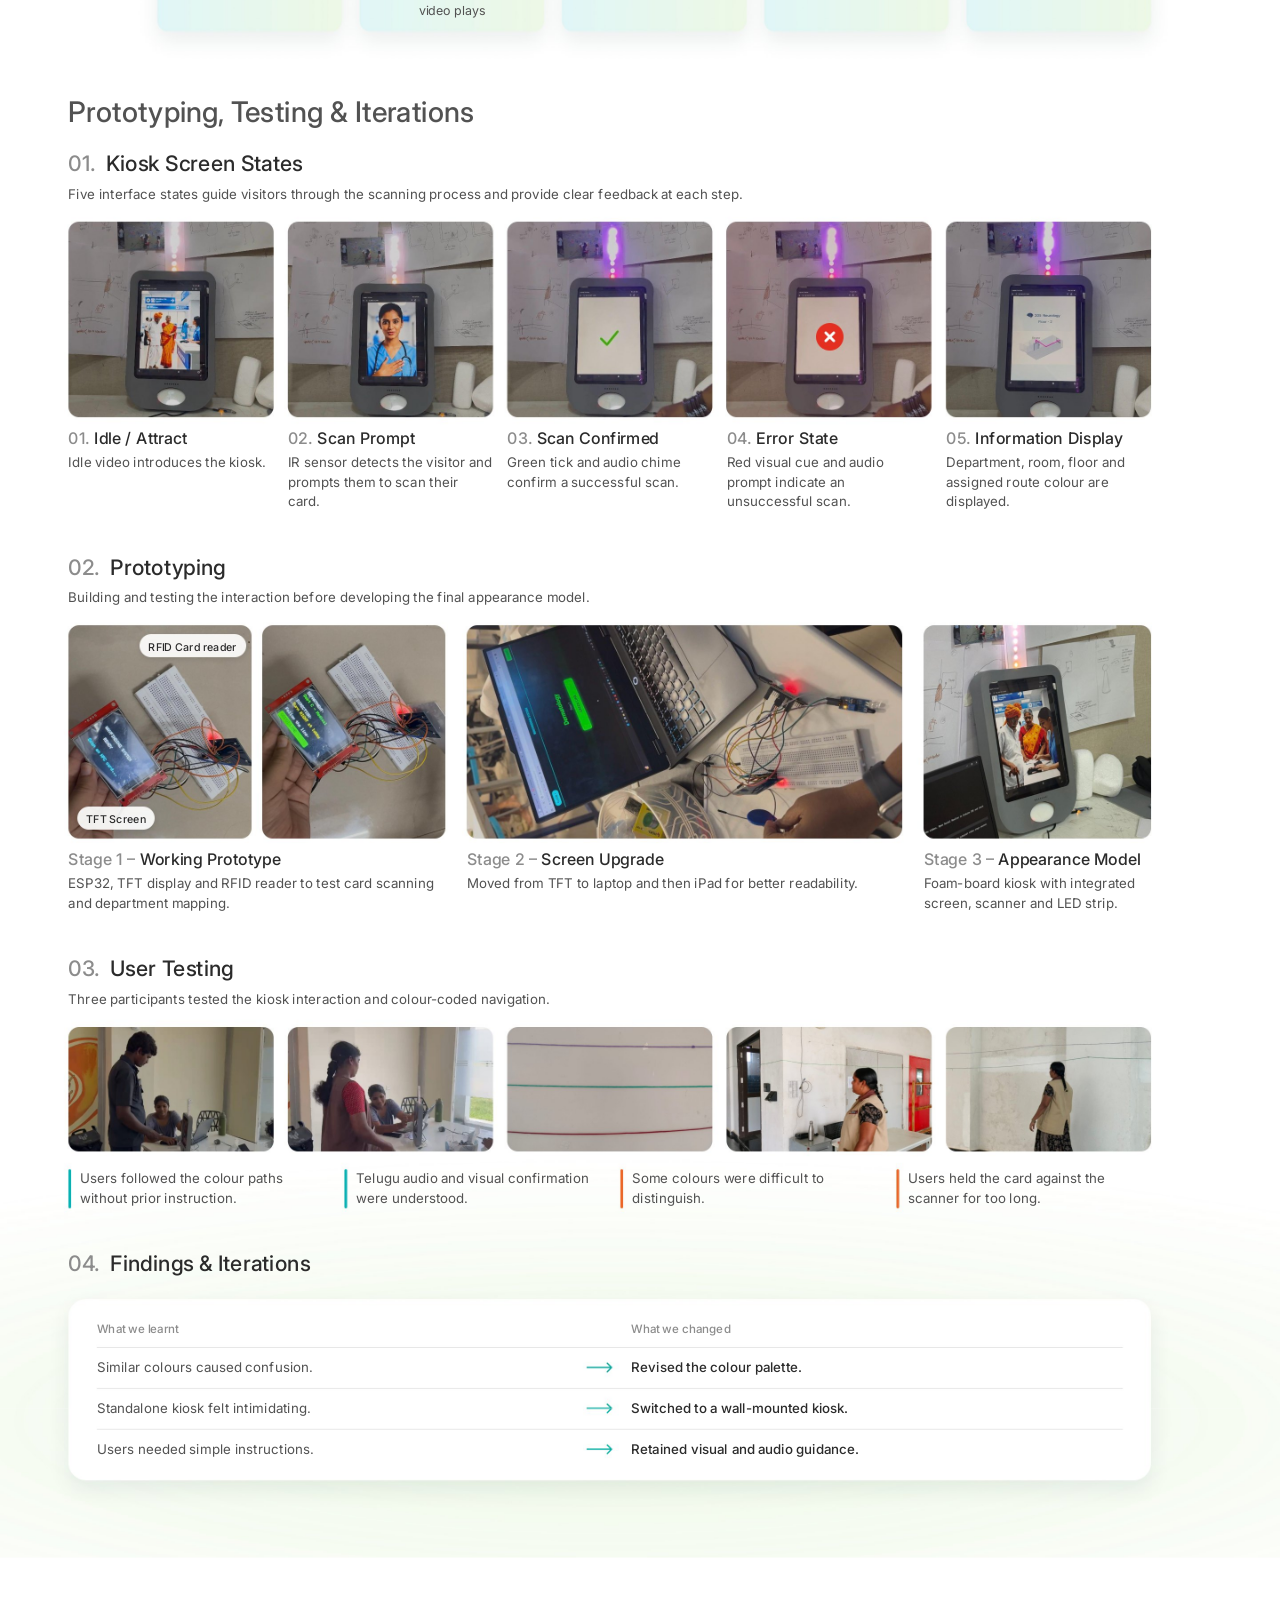
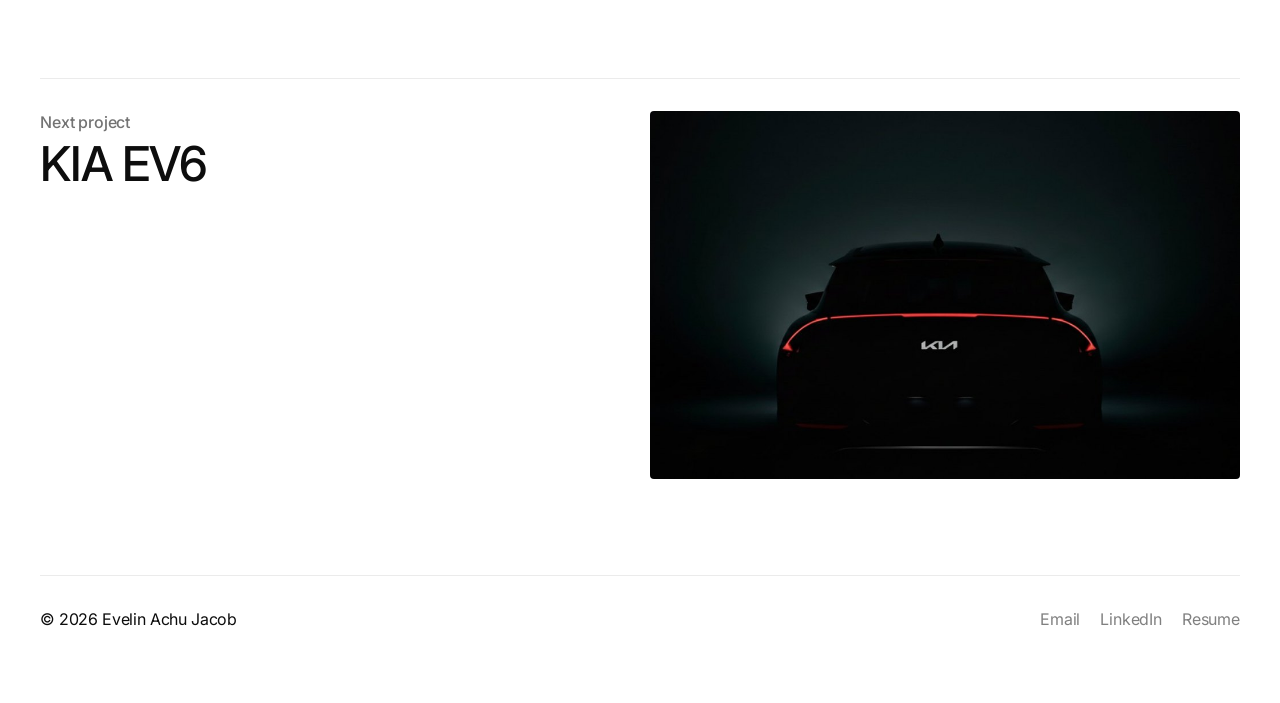
<file: disha.html>
<!doctype html>
<html lang="en">
<meta charset="utf-8">
<meta name="viewport" content="width=device-width,initial-scale=1">
<title>Disha · Evelin Achu Jacob</title>
<script data-goatcounter="https://evelin.goatcounter.com/count" async src="https://gc.zgo.at/count.js"></script>
<meta name="description" content="Disha: a hospital wayfinding system for first-time rural visitors, with a wall-mounted kiosk, a colour-coded ceiling path and Telugu audio.">
<script src="cursor.js"></script>
<link rel="stylesheet" href="https://fonts.googleapis.com/css2?family=Inter:opsz,wght@14..32,300..700&display=swap">
<link rel="stylesheet" href="next.css">
<link rel="stylesheet" href="head.css">
<style>
/* Exact copy of Figma "Desktop - 1" (Disha, xYWEw85M0W0UBylJfN6U1G, node 1:3), 1440 x 10668, built 2026-11-03, updated 2026-11-04.
   Background tiles = every non-text layer, exported from Figma at 2x.
   Every text layer is live HTML at its Figma position, font, size and colour.
   SF Pro is used where the visitor has it (Apple devices); elsewhere Inter stands in.
   The canvas scales to the full window width; nothing reflows. */
html,body{margin:0;background:#fff}
body{-webkit-font-smoothing:antialiased;overflow-x:hidden}
.cv{position:relative;width:100%;overflow:hidden}
.canvas{position:absolute;left:0;top:0;width:1440px;height:10668px;overflow:hidden;background:#fff;transform-origin:0 0}
.tile{position:absolute;left:0;width:1440px;display:block}
.t{position:absolute;margin:0;line-height:normal;white-space:pre-wrap;overflow-wrap:normal}
.t.nw{white-space:pre}
.ln{display:block}
.li{display:block;position:relative;padding-left:1.25em}
.li::before{content:"\2022";position:absolute;left:.4em}
.k0{font-family:-apple-system,BlinkMacSystemFont,"SF Pro Display","SF Pro Text","Inter",system-ui,sans-serif;font-size:120px;color:#525252;line-height:1.193;}
.k1{font-family:-apple-system,BlinkMacSystemFont,"SF Pro Display","SF Pro Text","Inter",system-ui,sans-serif;font-size:24px;color:#6d6d6d;line-height:1.193;}
.k2{font-family:-apple-system,BlinkMacSystemFont,"SF Pro Display","SF Pro Text","Inter",system-ui,sans-serif;font-size:20px;color:#6d6d6d;line-height:1.193;}
.k3{font-family:-apple-system,BlinkMacSystemFont,"SF Pro Display","SF Pro Text","Inter",system-ui,sans-serif;font-size:16px;color:rgba(82,82,82,0.497);line-height:1.193;text-transform:uppercase;}
.k4{font-family:-apple-system,BlinkMacSystemFont,"SF Pro Display","SF Pro Text","Inter",system-ui,sans-serif;font-size:16px;color:#797979;line-height:1.193;}
.k5{font-family:-apple-system,BlinkMacSystemFont,"SF Pro Display","SF Pro Text","Inter",system-ui,sans-serif;font-size:32px;color:#525252;font-weight:500;line-height:1.193;}
.k6{font-family:-apple-system,BlinkMacSystemFont,"SF Pro Display","SF Pro Text","Inter",system-ui,sans-serif;font-size:16px;color:#525252;font-weight:500;line-height:1.193;}
.k7{font-family:-apple-system,BlinkMacSystemFont,"SF Pro Display","SF Pro Text","Inter",system-ui,sans-serif;font-size:14px;color:#9a9a9a;line-height:1.193;}
.k8{font-family:-apple-system,BlinkMacSystemFont,"SF Pro Display","SF Pro Text","Inter",system-ui,sans-serif;font-size:20px;color:#2b2b2b;font-weight:500;line-height:1.193;}
.k9{font-family:-apple-system,BlinkMacSystemFont,"SF Pro Display","SF Pro Text","Inter",system-ui,sans-serif;font-size:14px;color:#6d6d6d;line-height:22px;}
.k10{font-family:-apple-system,BlinkMacSystemFont,"SF Pro Display","SF Pro Text","Inter",system-ui,sans-serif;font-size:17px;color:rgba(92,92,92,0.75);font-weight:700;line-height:1.193;letter-spacing:-0.02em;}
.k11{font-family:-apple-system,BlinkMacSystemFont,"SF Pro Display","SF Pro Text","Inter",system-ui,sans-serif;font-size:17px;color:rgba(0,0,0,0.75);line-height:1.193;letter-spacing:-0.02em;}
.k12{font-family:-apple-system,BlinkMacSystemFont,"SF Pro Display","SF Pro Text","Inter",system-ui,sans-serif;font-size:20px;color:#2b2b2b;font-weight:700;line-height:26px;letter-spacing:-0.01em;}
.k13{font-family:-apple-system,BlinkMacSystemFont,"SF Pro Display","SF Pro Text","Inter",system-ui,sans-serif;font-size:15px;color:#6d6d6d;line-height:22px;}
.k14{font-family:-apple-system,BlinkMacSystemFont,"SF Pro Display","SF Pro Text","Inter",system-ui,sans-serif;font-size:18px;color:#2b2b2b;font-weight:500;line-height:1.193;}
.k15{font-family:-apple-system,BlinkMacSystemFont,"SF Pro Display","SF Pro Text","Inter",system-ui,sans-serif;font-size:15px;color:#525252;line-height:21px;}
.k16{font-family:-apple-system,BlinkMacSystemFont,"SF Pro Display","SF Pro Text","Inter",system-ui,sans-serif;font-size:24px;color:#525252;font-weight:500;line-height:1.193;}
.k17{font-family:-apple-system,BlinkMacSystemFont,"SF Pro Display","SF Pro Text","Inter",system-ui,sans-serif;font-size:18px;color:rgba(82,82,82,0.73);font-weight:500;line-height:24px;}
.k18{font-family:-apple-system,BlinkMacSystemFont,"SF Pro Display","SF Pro Text","Inter",system-ui,sans-serif;font-size:14px;color:#00797b;font-weight:500;line-height:1.193;}
.k19{font-family:-apple-system,BlinkMacSystemFont,"SF Pro Display","SF Pro Text","Inter",system-ui,sans-serif;font-size:18px;color:#2b2b2b;line-height:1.193;}
.k20{font-family:-apple-system,BlinkMacSystemFont,"SF Pro Display","SF Pro Text","Inter",system-ui,sans-serif;font-size:15px;color:rgba(71,71,71,0.77);font-weight:700;line-height:1.193;}
.k21{font-family:-apple-system,BlinkMacSystemFont,"SF Pro Display","SF Pro Text","Inter",system-ui,sans-serif;font-size:15px;color:rgba(11,11,11,0.77);line-height:22px;}
.k22{font-family:-apple-system,BlinkMacSystemFont,"SF Pro Display","SF Pro Text","Inter",system-ui,sans-serif;font-size:15px;color:rgba(11,11,11,0.77);font-weight:300;line-height:22px;}
.k23{font-family:-apple-system,BlinkMacSystemFont,"SF Pro Display","SF Pro Text","Inter",system-ui,sans-serif;font-size:15px;color:rgba(11,11,11,0.77);font-weight:700;line-height:22px;}
.k24{font-family:-apple-system,BlinkMacSystemFont,"SF Pro Display","SF Pro Text","Inter",system-ui,sans-serif;font-size:18px;color:rgba(71,71,71,0.77);font-weight:700;line-height:1.193;}
.k25{font-family:-apple-system,BlinkMacSystemFont,"SF Pro Display","SF Pro Text","Inter",system-ui,sans-serif;font-size:15px;color:#525252;line-height:22px;}
.k26{font-family:-apple-system,BlinkMacSystemFont,"SF Pro Display","SF Pro Text","Inter",system-ui,sans-serif;font-size:15px;color:#050505;font-weight:500;line-height:1.193;}
.k27{font-family:-apple-system,BlinkMacSystemFont,"SF Pro Display","SF Pro Text","Inter",system-ui,sans-serif;font-size:15px;color:#050505;font-weight:500;line-height:22px;}
.k28{font-family:-apple-system,BlinkMacSystemFont,"SF Pro Display","SF Pro Text","Inter",system-ui,sans-serif;font-size:19px;color:#1f1f1f;font-weight:500;line-height:1.193;}
.k29{font-family:-apple-system,BlinkMacSystemFont,"SF Pro Display","SF Pro Text","Inter",system-ui,sans-serif;font-size:19px;color:#525252;line-height:1.193;}
.k30{font-family:-apple-system,BlinkMacSystemFont,"SF Pro Display","SF Pro Text","Inter",system-ui,sans-serif;font-size:17px;color:#525252;line-height:1.193;}
.k31{font-family:-apple-system,BlinkMacSystemFont,"SF Pro Display","SF Pro Text","Inter",system-ui,sans-serif;font-size:20px;color:#2b2b2b;font-weight:500;line-height:23px;}
.k32{font-family:-apple-system,BlinkMacSystemFont,"SF Pro Display","SF Pro Text","Inter",system-ui,sans-serif;font-size:15px;color:#525252;line-height:23px;}
.k33{font-family:-apple-system,BlinkMacSystemFont,"SF Pro Display","SF Pro Text","Inter",system-ui,sans-serif;font-size:15px;color:#9a9a9a;line-height:20px;}
.k34{font-family:-apple-system,BlinkMacSystemFont,"SF Pro Display","SF Pro Text","Inter",system-ui,sans-serif;font-size:15px;color:#2b2b2b;font-weight:500;line-height:20px;}
.k35{font-family:-apple-system,BlinkMacSystemFont,"SF Pro Display","SF Pro Text","Inter",system-ui,sans-serif;font-size:14px;color:#9a9a9a;line-height:21px;}
.k36{font-family:-apple-system,BlinkMacSystemFont,"SF Pro Display","SF Pro Text","Inter",system-ui,sans-serif;font-size:15px;color:#2b2b2b;font-weight:500;line-height:21px;}
.k37{font-family:-apple-system,BlinkMacSystemFont,"SF Pro Display","SF Pro Text","Inter",system-ui,sans-serif;font-size:14px;color:#2b2b2b;font-weight:500;line-height:20px;}
.k38{font-family:-apple-system,BlinkMacSystemFont,"SF Pro Display","SF Pro Text","Inter",system-ui,sans-serif;font-size:14px;color:#525252;line-height:20px;}
.k39{font-family:-apple-system,BlinkMacSystemFont,"SF Pro Display","SF Pro Text","Inter",system-ui,sans-serif;font-size:12px;color:#00aaa0;font-weight:500;line-height:17px;}
.k40{font-family:-apple-system,BlinkMacSystemFont,"SF Pro Display","SF Pro Text","Inter",system-ui,sans-serif;font-size:13px;color:#6d6d6d;font-weight:500;line-height:18px;}
.k41{font-family:-apple-system,BlinkMacSystemFont,"SF Pro Display","SF Pro Text","Inter",system-ui,sans-serif;font-size:18px;color:#2b2b2b;font-weight:500;line-height:24px;}
.k42{font-family:-apple-system,BlinkMacSystemFont,"SF Pro Display","SF Pro Text","Inter",system-ui,sans-serif;font-size:13px;color:#787878;line-height:18px;}
.k43{font-family:-apple-system,BlinkMacSystemFont,"SF Pro Display","SF Pro Text","Inter",system-ui,sans-serif;font-size:13px;color:#2b2b2b;font-weight:500;line-height:18px;}
.k44{font-family:-apple-system,BlinkMacSystemFont,"SF Pro Display","SF Pro Text","Inter",system-ui,sans-serif;font-size:13px;color:#525252;line-height:18px;}
.k45{font-family:-apple-system,BlinkMacSystemFont,"SF Pro Display","SF Pro Text","Inter",system-ui,sans-serif;font-size:24px;color:#8c8c8c;font-weight:500;line-height:30px;}
.k46{font-family:-apple-system,BlinkMacSystemFont,"SF Pro Display","SF Pro Text","Inter",system-ui,sans-serif;font-size:24px;color:#2b2b2b;font-weight:500;line-height:30px;}
.k47{font-family:-apple-system,BlinkMacSystemFont,"SF Pro Display","SF Pro Text","Inter",system-ui,sans-serif;font-size:18px;color:#8c8c8c;font-weight:500;line-height:24px;}
.k48{font-family:-apple-system,BlinkMacSystemFont,"SF Pro Display","SF Pro Text","Inter",system-ui,sans-serif;font-size:12px;color:#2b2b2b;font-weight:500;line-height:16px;}
.k49{font-family:-apple-system,BlinkMacSystemFont,"SF Pro Display","SF Pro Text","Inter",system-ui,sans-serif;font-size:13px;color:#8c8c8c;font-weight:500;line-height:18px;}
.k50{font-family:-apple-system,BlinkMacSystemFont,"SF Pro Display","SF Pro Text","Inter",system-ui,sans-serif;font-size:15px;color:#2b2b2b;font-weight:500;line-height:22px;}
.k51{font-family:-apple-system,BlinkMacSystemFont,"SF Pro Display","SF Pro Text","Inter",system-ui,sans-serif;font-size:17px;color:#000000;line-height:1.2;letter-spacing:-0.02em;}
.k52{font-family:-apple-system,BlinkMacSystemFont,"SF Pro Display","SF Pro Text","Inter",system-ui,sans-serif;font-size:17px;color:#000000;font-weight:700;line-height:1.2;letter-spacing:-0.02em;}
.k53{font-family:-apple-system,BlinkMacSystemFont,"SF Pro Display","SF Pro Text","Inter",system-ui,sans-serif;font-size:18px;color:#00797b;font-weight:500;line-height:24px;}
</style>

<header class="site-head">
  <a class="name" href="./">Evelin Achu Jacob</a>
  <span class="role">Industrial &amp; Interaction Designer</span>
  <nav>
    <a class="nav-work" href="index.html#work">Work</a>
    <a href="playground.html">Playground</a>
    <a href="about.html">About</a>
    <a href="resume.pdf" target="_blank" rel="noopener" data-goatcounter-click="resume-opened" data-goatcounter-title="Resume opened" data-cursor-text="Open resume">Resume</a>
    <a href="index.html#contact">Contact</a>
  </nav>
</header>

<div class="cv" id="cv">
<div class="canvas" id="canvas">
<img class="tile" src="images/disha-figma/t0.jpg?v=1104" style="top:0px;height:1500px" alt="Disha, a wall-mounted wayfinding kiosk with a colour-coded ceiling path">
<img class="tile" src="images/disha-figma/t1.jpg?v=1104" style="top:1500px;height:1500px" alt="">
<img class="tile" src="images/disha-figma/t2.jpg?v=1104" style="top:3000px;height:1500px" alt="" loading="lazy">
<img class="tile" src="images/disha-figma/t3.jpg?v=1104" style="top:4500px;height:1500px" alt="" loading="lazy">
<img class="tile" src="images/disha-figma/t4.jpg?v=1104" style="top:6000px;height:1500px" alt="" loading="lazy">
<img class="tile" src="images/disha-figma/t5.jpg?v=1104" style="top:7500px;height:1500px" alt="" loading="lazy">
<img class="tile" src="images/disha-figma/t6.jpg?v=1104" style="top:9000px;height:1500px" alt="" loading="lazy">
<img class="tile" src="images/disha-figma/t7.jpg?v=1104" style="top:10500px;height:168px" alt="" loading="lazy">
<p class="t nw" data-id="3:8" style="left:185px;top:227px;width:340px;"><span class="k0">DISHA</span></p>
<p class="t" data-id="9:5" style="left:192px;top:370px;width:433px;"><span class="k1">A hospital wayfinding system for first-time rural visitors in Indian public hospitals.</span></p>
<p class="t nw" data-id="14:2" style="left:77px;top:714px;width:45px;"><span class="k3">Team</span></p>
<p class="t nw" data-id="14:4" style="left:288px;top:714px;width:82px;"><span class="k3">Duration</span></p>
<p class="t nw" data-id="14:6" style="left:424px;top:714px;width:73px;"><span class="k3">Project</span></p>
<p class="t nw" data-id="14:8" style="left:687px;top:714px;width:54px;"><span class="k3">Skills</span></p>
<p class="t nw" data-id="14:3" style="left:77px;top:743px;width:153px;"><span class="k4">Anushree and Evelin</span></p>
<p class="t nw" data-id="14:5" style="left:288px;top:743px;width:62px;"><span class="k4">6 weeks</span></p>
<p class="t nw" data-id="14:7" style="left:424px;top:743px;width:202px;"><span class="k4">Interaction Product Design</span></p>
<p class="t nw" data-id="14:9" style="left:687px;top:743px;width:375px;"><span class="k4">UX Research · Interaction Design · System Design  </span></p>
<p class="t" data-id="9:16" style="left:77px;top:840px;width:1248px;text-align:justify;"><span class="k2">A wayfinding system that helps visitors find their departments through a colour-coded ceiling path, a simple kiosk interaction and audio instructions without relying on text heavy signage or repeatedly asking for directions.</span></p>
<p class="t nw" data-id="25:73" style="left:77px;top:1584px;width:115px;"><span class="k5">Problem</span></p>
<p class="t" data-id="47:104" style="left:738px;top:1606px;width:252.5px;"><span class="k10">Setting:
</span><span class="k11">
Large public hospital campus, multiple blocks, floors, corridors, departments</span></p>
<p class="t" data-id="47:105" style="left:1052.5px;top:1606px;width:252.5px;"><span class="k10">Primary user:
</span><span class="k11">
First-time rural visitor, semi-literate, no smartphone, often accompanied by family</span></p>
<p class="t" data-id="17:22" style="left:77px;top:1698px;width:466px;"><span class="k1">First-time visitors often struggle to locate departments across multiple blocks, floors and corridors. With unclear directions and limited guidance, they end up asking strangers, following other patients or looking for security staff.</span></p>
<p class="t" data-id="47:106" style="left:738px;top:1772px;width:252.5px;"><span class="k10">Task:
</span><span class="k11">
Navigate from entry gate to a specific department, lab, or pharmacy in a different block</span></p>
<p class="t" data-id="47:107" style="left:1052.5px;top:1772px;width:252.5px;"><span class="k10">Current fallback:
</span><span class="k11">
Ask a stranger, follow another patient, find a security guard, or give up</span></p>
<p class="t nw" data-id="46:3" style="left:68px;top:1966px;width:16px;"><span class="k7">01</span></p>
<p class="t nw" data-id="46:8" style="left:315px;top:1966px;width:18px;"><span class="k7">02</span></p>
<p class="t nw" data-id="46:18" style="left:802px;top:1966px;width:18px;"><span class="k7">04</span></p>
<p class="t nw" data-id="46:23" style="left:1045px;top:1966px;width:18px;"><span class="k7">05</span></p>
<p class="t nw" data-id="46:13" style="left:559px;top:1967px;width:18px;"><span class="k7">03</span></p>
<p class="t nw" data-id="46:4" style="left:129px;top:2010px;width:88px;"><span class="k8">Research</span></p>
<p class="t nw" data-id="46:9" style="left:373px;top:2010px;width:93px;"><span class="k8">Synthesis</span></p>
<p class="t nw" data-id="46:14" style="left:616px;top:2010px;width:77px;"><span class="k8">Ideation</span></p>
<p class="t nw" data-id="46:19" style="left:860px;top:2010px;width:111px;"><span class="k8">Prototyping</span></p>
<p class="t nw" data-id="46:24" style="left:1103px;top:2010px;width:69px;"><span class="k8">Testing</span></p>
<p class="t nw" data-id="46:6" style="left:97px;top:2070px;width:151px;"><span class="k9">Field research
User research
Existing systems study</span></p>
<p class="t nw" data-id="46:11" style="left:341px;top:2070px;width:138px;"><span class="k9">Research analysis
Key insights
Design opportunities</span></p>
<p class="t nw" data-id="46:16" style="left:584px;top:2070px;width:185px;"><span class="k9">Concept exploration
Concept selection
Colour system development</span></p>
<p class="t nw" data-id="46:21" style="left:828px;top:2070px;width:149px;"><span class="k9">Technical prototyping
Interface development
Form development</span></p>
<p class="t nw" data-id="46:26" style="left:1071px;top:2070px;width:121px;"><span class="k9">User testing
System evaluation
Design refinement</span></p>
<p class="t nw" data-id="20:2" style="left:77px;top:2208px;width:230px;"><span class="k5">Discovery Phase</span></p>
<p class="t" data-id="20:3" style="left:91px;top:2438px;width:778px;"><span class="k6">Visitors constantly asking security guards for directions.</span></p>
<p class="t" data-id="20:4" style="left:913px;top:2438px;width:368px;"><span class="k6">Floor directories list departments and room numbers but offer no navigational flow.</span></p>
<p class="t" data-id="20:5" style="left:91px;top:2672px;width:367px;"><span class="k6">No contextual signage to guide visitors from their current location.</span></p>
<p class="t" data-id="20:6" style="left:502px;top:2672px;width:367px;"><span class="k6">Help desks are often unmanned or difficult to locate.</span></p>
<p class="t" data-id="20:8" style="left:913px;top:2672px;width:368px;"><span class="k6">Heavy footfall adds to the confusion.</span></p>
<p class="t nw" data-id="47:130" style="left:77px;top:2794px;width:228px;"><span class="k5">Affinity Mapping</span></p>
<p class="t" data-id="47:136" style="left:678px;top:2875px;width:655px;"><span class="k12">Information breakdown in the navigation system</span></p>
<p class="t" data-id="57:2" style="left:678px;top:2907px;width:547px;"><span class="k13">Signs assume English literacy. Announcements are in Telugu only. Colour lines get lost in crowds. Kiosks are hidden in corners.</span></p>
<p class="t" data-id="47:137" style="left:678px;top:3010.7px;width:655px;"><span class="k12">Socially mediated navigation</span></p>
<p class="t" data-id="57:3" style="left:678px;top:3043px;width:500px;"><span class="k13">Most people are directed by other patients or security staff. They reconfirm at every turn, so finding a room becomes an anxious loop.</span></p>
<p class="t" data-id="47:138" style="left:678px;top:3144.3px;width:655px;"><span class="k12">Spatial disorientation and navigation stress</span></p>
<p class="t" data-id="57:4" style="left:678px;top:3176px;width:500px;"><span class="k13">Long, repetitive corridors. Junctions cause wrong turns even on repeat visits. Every wrong turn adds to staff workload.</span></p>
<p class="t nw" data-id="76:2" style="left:77px;top:3312px;width:183px;"><span class="k5">Core Insights</span></p>
<p class="t nw" data-id="76:6" style="left:95px;top:3408px;width:140px;"><span class="k14">Unclear signage</span></p>
<p class="t nw" data-id="76:12" style="left:913px;top:3408px;width:227px;"><span class="k14">Language-free wayfinding</span></p>
<p class="t" data-id="76:7" style="left:95px;top:3432px;width:364px;"><span class="k15">Text fails non-literate visitors</span></p>
<p class="t" data-id="76:13" style="left:913px;top:3432px;width:364px;"><span class="k15">Icons, colour, floor cues</span></p>
<p class="t nw" data-id="76:24" style="left:564px;top:3468px;width:188px;"><span class="k8">Core design tension</span></p>
<p class="t nw" data-id="76:8" style="left:95px;top:3491px;width:184px;"><span class="k14">Spatial disorientation</span></p>
<p class="t nw" data-id="76:14" style="left:913px;top:3491px;width:257px;"><span class="k14">Spatial anchoring at junctions</span></p>
<p class="t" data-id="76:25" style="left:564px;top:3496px;width:244px;"><span class="k15">Hospital built for literate, confident visitors only. Everyone else is excluded.</span></p>
<p class="t" data-id="76:9" style="left:95px;top:3515px;width:364px;"><span class="k15">Similar corridors and no spatial cues at junctions</span></p>
<p class="t" data-id="76:15" style="left:913px;top:3515px;width:364px;"><span class="k15">Clarity at every decision point</span></p>
<p class="t nw" data-id="76:10" style="left:95px;top:3574px;width:196px;"><span class="k14">Dependence on others</span></p>
<p class="t nw" data-id="76:16" style="left:913px;top:3574px;width:219px;"><span class="k14">Self-sufficient navigation</span></p>
<p class="t" data-id="76:11" style="left:95px;top:3598px;width:364px;"><span class="k15">Staff absorb navigation burden</span></p>
<p class="t" data-id="76:17" style="left:913px;top:3598px;width:364px;"><span class="k15">Reduce reliance on staff</span></p>
<p class="t nw" data-id="77:2" style="left:77px;top:3705px;width:239px;"><span class="k5">Design Principles</span></p>
<p class="t nw" data-id="78:5" style="left:483px;top:3722.5px;width:656px;"><span class="k19">Provide continuous and predictable guidance throughout the visitor's journey.</span></p>
<p class="t nw" data-id="78:4" style="left:447.5px;top:3724.5px;width:7px;"><span class="k18">1</span></p>
<p class="t nw" data-id="78:9" style="left:483px;top:3778.5px;width:542px;"><span class="k19">Make navigation cues easy to notice, recognise and understand.</span></p>
<p class="t nw" data-id="78:8" style="left:446.5px;top:3780.5px;width:9px;"><span class="k18">2</span></p>
<p class="t nw" data-id="78:13" style="left:483px;top:3834.5px;width:572px;"><span class="k19">Confirm each step so visitors feel confident about where to go next.</span></p>
<p class="t nw" data-id="78:12" style="left:446.5px;top:3836.5px;width:9px;"><span class="k18">3</span></p>
<p class="t nw" data-id="78:17" style="left:483px;top:3890.5px;width:663px;"><span class="k19">Keep the system accessible to visitors with different levels of digital familiarity.</span></p>
<p class="t nw" data-id="78:16" style="left:446px;top:3892.5px;width:10px;"><span class="k18">4</span></p>
<p class="t nw" data-id="78:21" style="left:483px;top:3946.5px;width:515px;"><span class="k19">Prioritise essential information through clear visual hierarchy.</span></p>
<p class="t nw" data-id="79:186" style="left:446px;top:3948px;width:10px;"><span class="k18">4</span></p>
<p class="t nw" data-id="83:2" style="left:77px;top:4057px;width:165px;"><span class="k5">User Funnel</span></p>
<p class="t nw" data-id="84:3" style="left:336.6px;top:4134.2px;width:147px;"><span class="k28">Hospital visitors</span></p>
<p class="t nw" data-id="84:6" style="left:750.1px;top:4134.2px;width:382px;"><span class="k29">All ages, backgrounds and familiarity levels</span></p>
<p class="t nw" data-id="84:8" style="left:329.6px;top:4192.5px;width:160px;"><span class="k28">First-time visitors</span></p>
<p class="t nw" data-id="84:11" style="left:750.1px;top:4192.5px;width:301px;"><span class="k29">Unfamiliar with the hospital layout</span></p>
<p class="t nw" data-id="84:13" style="left:270.1px;top:4250.7px;width:279px;"><span class="k28">Rural and semi-literate visitors</span></p>
<p class="t nw" data-id="84:16" style="left:750.1px;top:4250.7px;width:494px;"><span class="k29">Limited digital familiarity and possible language barriers</span></p>
<p class="t nw" data-id="84:18" style="left:346.7px;top:4309px;width:126px;"><span class="k28">Primary focus</span></p>
<p class="t nw" data-id="84:21" style="left:750.1px;top:4309px;width:552px;"><span class="k29">Middle-aged and elderly visitors, often accompanied by family</span></p>
<p class="t nw" data-id="79:184" style="left:77px;top:4459px;width:185px;"><span class="k5">User Persona</span></p>
<p class="t nw" data-id="79:173" style="left:417px;top:4521px;width:44px;"><span class="k26">About</span></p>
<p class="t nw" data-id="79:174" style="left:777px;top:4521px;width:62px;"><span class="k26">Lifestyle</span></p>
<p class="t" data-id="79:172" style="left:417px;top:4545px;width:320px;"><span class="k25">A first-time visitor to a large hospital, unfamiliar with its layout and often unsure where to go.</span></p>
<p class="t" data-id="79:177" style="left:417px;top:4663px;width:320px;"><span class="ln"><span class="k27">Behaviour</span></span><span class="li"><span class="k25">Carries his hospital token or referral slip to check the department details.</span></span><span class="li"><span class="k25">Stops to ask security guards or other visitors for directions.</span></span><span class="li"><span class="k25">Looks at where other patients are going when he is unsure.</span></span></p>
<p class="t nw" data-id="79:170" style="left:183px;top:4823px;width:88px;text-align:center;"><span class="k24">RAMAIAH</span></p>
<p class="t nw" data-id="79:163" style="left:195px;top:4846px;width:64px;text-align:center;"><span class="k20">FARMER</span></p>
<p class="t nw" data-id="79:175" style="left:777px;top:4859px;width:66px;"><span class="k26">Products</span></p>
<p class="t" data-id="79:188" style="left:416px;top:4866px;width:320px;"><span class="ln"><span class="k27">Goals</span></span><span class="li"><span class="k25">Find the department mentioned on his referral slip.</span></span><span class="li"><span class="k25">Reach the right place without getting lost.</span></span></p>
<p class="t" data-id="79:164" style="left:99px;top:4878px;width:256px;"><span class="k21">AGE:</span><span class="k22"> </span><span class="k23">40-50 yrs old
</span><span class="k21">LOCATION:</span><span class="k23"> Guntur, Andhra Pradesh
</span><span class="k21">FAMILY-</span><span class="k22"> </span><span class="k23">son. daughter and wife</span></p>
<p class="t" data-id="79:149" style="left:235px;top:5120px;width:1030px;text-align:center;"><span class="k5">How might we help a first-time rural visitor feel confident and keep moving correctly through a crowded government hospital  without relying on reading staff or prior knowledge?</span></p>
<p class="t nw" data-id="189:212" style="left:77px;top:5280px;width:248px;"><span class="k5">Developing Phase</span></p>
<p class="t" data-id="196:213" style="left:968px;top:5786px;width:735px;"><span class="k51">Selected direction :</span><span class="k52"> The colour Bridge</span></p>
<p class="t" data-id="96:48" style="left:504px;top:5930px;width:824px;text-align:justify;"><span class="k17">Design Rationale</span></p>
<p class="t" data-id="96:38" style="left:504px;top:5996px;width:684px;"><span class="k16">At the hospital, visitors often followed others when unsure of the route. Studies show people imitate those ahead. We created a colour-coded ceiling path, letting visitors follow a clear visual trail instead of others.</span></p>
<p class="t" data-id="217:2" style="left:504px;top:6144px;width:684px;text-align:justify;"><span class="k17">Why the ceiling</span></p>
<p class="t" data-id="217:3" style="left:504px;top:6180px;width:208px;"><span class="k41">Floor</span></p>
<p class="t" data-id="217:5" style="left:742px;top:6180px;width:208px;"><span class="k41">Walls</span></p>
<p class="t" data-id="217:7" style="left:980px;top:6180px;width:208px;"><span class="k53">Ceiling</span></p>
<p class="t" data-id="217:4" style="left:504px;top:6208px;width:208px;"><span class="k25">In a busy corridor, the people walking ahead cover the line.</span></p>
<p class="t" data-id="217:6" style="left:742px;top:6208px;width:208px;"><span class="k25">The line breaks at every door, side corridor and notice board.</span></p>
<p class="t" data-id="217:8" style="left:980px;top:6208px;width:208px;"><span class="k25">Above the crowd and unbroken. Down a long corridor, the strip ahead sits close to eye level, in peripheral vision, so visitors don't need to look up.</span></p>
<p class="t nw" data-id="108:75" style="left:77px;top:6412px;width:242px;"><span class="k5">System Overview</span></p>
<p class="t" data-id="108:76" style="left:77px;top:6460px;width:1152px;"><span class="k30">A hospital wayfinding system that combines kiosk-based interaction with continuous colour-coded navigation.</span></p>
<p class="t" data-id="108:79" style="left:77px;top:6872px;width:625px;"><span class="k31">01. Wall-mounted Kiosk 
</span></p>
<p class="t" data-id="108:80" style="left:726px;top:6872px;width:569px;"><span class="k31">02. Colour-coded Ceiling Path 
</span></p>
<p class="t" data-id="196:215" style="left:77px;top:6908px;width:625px;"><span class="k32">Placed at key locations such as entrances, lobbies and lift areas. Visitors scan their hospital card to receive department information and route direction</span></p>
<p class="t" data-id="196:217" style="left:729px;top:6908px;width:569px;"><span class="k32">A continuous colour-coded path guides visitors through corridors and junctions towards their destination.</span></p>
<p class="t nw" data-id="111:88" style="left:77px;top:7021px;width:348px;"><span class="k5">How They Work Together</span></p>
<p class="t nw" data-id="130:2" style="left:78.9px;top:7282.9px;width:117px;"><span class="k33">01</span><span class="k34">   Registration</span></p>
<p class="t nw" data-id="130:3" style="left:384.3px;top:7282.9px;width:127px;"><span class="k33">02</span><span class="k34">   Scan at kiosk</span></p>
<p class="t nw" data-id="130:4" style="left:689.7px;top:7282.9px;width:195px;"><span class="k33">03</span><span class="k34">   Get colour and look up</span></p>
<p class="t nw" data-id="130:5" style="left:996.1px;top:7282.9px;width:143px;"><span class="k33">04</span><span class="k34">   Follow the path</span></p>
<p class="t nw" data-id="130:6" style="left:78.9px;top:7530px;width:137px;"><span class="k33">05</span><span class="k34">   At the junction</span></p>
<p class="t nw" data-id="130:7" style="left:488.4px;top:7530px;width:220px;"><span class="k33">06</span><span class="k34">   Re-scan for next direction</span></p>
<p class="t nw" data-id="130:8" style="left:896px;top:7530px;width:188px;"><span class="k33">07</span><span class="k34">   Reach the destination</span></p>
<p class="t nw" data-id="137:2" style="left:77px;top:7622px;width:431px;"><span class="k5">Kiosk Dimensions and Features</span></p>
<p class="t nw" data-id="151:2" style="left:374px;top:7774px;width:89px;"><span class="k41">Light strip</span></p>
<p class="t" data-id="151:3" style="left:374px;top:7800px;width:300px;"><span class="k25">Lights up in the department colour</span></p>
<p class="t nw" data-id="151:4" style="left:374px;top:7846px;width:61px;"><span class="k41">Screen</span></p>
<p class="t" data-id="151:5" style="left:374px;top:7872px;width:300px;"><span class="k25">Department icon, room, floor and the path</span></p>
<p class="t nw" data-id="151:6" style="left:374px;top:7918px;width:50px;"><span class="k41">Audio</span></p>
<p class="t" data-id="151:7" style="left:374px;top:7944px;width:300px;"><span class="k25">Telugu voice instructions</span></p>
<p class="t nw" data-id="151:8" style="left:374px;top:7990px;width:116px;"><span class="k41">Card scanner</span></p>
<p class="t nw" data-id="153:2" style="left:77px;top:8176px;width:412px;"><span class="k5">Colour System &amp; Accessibility</span></p>
<p class="t" data-id="153:3" style="left:77px;top:8222px;width:1218px;"><span class="k25">The colour palette was selected to make ceiling routes easy to identify, distinguish and follow.</span></p>
<p class="t nw" data-id="163:3" style="left:109px;top:8296px;width:154px;"><span class="k41">Colour distinction</span></p>
<p class="t nw" data-id="163:5" style="left:407.5px;top:8296px;width:117px;"><span class="k41">High visibility</span></p>
<p class="t nw" data-id="163:7" style="left:706px;top:8296px;width:90px;"><span class="k41">Familiarity</span></p>
<p class="t nw" data-id="163:9" style="left:1004.5px;top:8296px;width:134px;"><span class="k41">Additional cues</span></p>
<p class="t" data-id="163:4" style="left:109px;top:8324px;width:258.5px;"><span class="k25">Colours should remain distinguishable for people with colour-vision deficiencies.</span></p>
<p class="t" data-id="163:6" style="left:407.5px;top:8324px;width:258.5px;"><span class="k25">Strips should contrast clearly against the ceiling.</span></p>
<p class="t" data-id="163:8" style="left:706px;top:8324px;width:258.5px;"><span class="k25">Colours were chosen with reference to familiar everyday visual cues.</span></p>
<p class="t" data-id="163:10" style="left:1004.5px;top:8324px;width:258.5px;"><span class="k25">Different line patterns and department labels ensure navigation does not rely on colour alone.</span></p>
<p class="t nw" data-id="163:12" style="left:109px;top:8466px;width:58px;"><span class="k42">#00B5B8</span></p>
<p class="t nw" data-id="163:14" style="left:339.8px;top:8466px;width:59px;"><span class="k42">#7B2D8B</span></p>
<p class="t nw" data-id="163:16" style="left:570.6px;top:8466px;width:56px;"><span class="k42">#F26522</span></p>
<p class="t nw" data-id="163:18" style="left:801.4px;top:8466px;width:60px;"><span class="k42">#6DC72B</span></p>
<p class="t nw" data-id="163:20" style="left:1032.2px;top:8466px;width:56px;"><span class="k42">#F0047F</span></p>
<p class="t nw" data-id="163:23" style="left:109px;top:8500px;width:337px;"><span class="k43">Ceiling strip specification:</span><span class="k44"> 150 mm width · Matte finish</span></p>
<p class="t nw" data-id="141:2" style="left:77px;top:8622px;width:576px;"><span class="k5">Interaction Flow &amp; Action-Feedback Logic</span></p>
<p class="t nw" data-id="141:9" style="left:450px;top:8690px;width:100px;text-align:center;"><span class="k35">02</span><span class="k36">   Approach</span></p>
<p class="t nw" data-id="141:4" style="left:236px;top:8691px;width:78px;text-align:center;"><span class="k35">01</span><span class="k36">   Attract</span></p>
<p class="t nw" data-id="141:14" style="left:686px;top:8691px;width:91px;text-align:center;"><span class="k35">03</span><span class="k36">   NFC Tap</span></p>
<p class="t nw" data-id="141:19" style="left:914px;top:8691px;width:95px;text-align:center;"><span class="k35">04</span><span class="k36">   Navigate</span></p>
<p class="t nw" data-id="141:24" style="left:1137px;top:8691px;width:99px;text-align:center;"><span class="k35">05</span><span class="k36">   Reinforce</span></p>
<p class="t" data-id="141:5" style="left:191px;top:8746px;width:179.6px;text-align:center;"><span class="k37">Sees the kiosk from a distance</span></p>
<p class="t" data-id="141:25" style="left:1101.4px;top:8746px;width:179.6px;text-align:center;"><span class="k37">Taps card at the next kiosk</span></p>
<p class="t nw" data-id="141:54" style="left:77px;top:8748px;width:45px;text-align:center;"><span class="k40">Patient
action</span></p>
<p class="t" data-id="141:10" style="left:418.6px;top:8756px;width:179.6px;text-align:center;"><span class="k37">Walks into range</span></p>
<p class="t" data-id="141:15" style="left:646.2px;top:8756px;width:179.6px;text-align:center;"><span class="k37">Taps card</span></p>
<p class="t" data-id="141:20" style="left:873.8px;top:8756px;width:179.6px;text-align:center;"><span class="k37">Follows ceiling trail</span></p>
<p class="t nw" data-id="141:30" style="left:285px;top:8809.5px;width:44px;text-align:center;"><span class="k39">Passive</span></p>
<p class="t nw" data-id="141:35" style="left:511.6px;top:8809.5px;width:56px;text-align:center;"><span class="k39">IR Sensor</span></p>
<p class="t nw" data-id="141:40" style="left:739.2px;top:8809.5px;width:68px;text-align:center;"><span class="k39">User Action</span></p>
<p class="t nw" data-id="141:45" style="left:966.8px;top:8809.5px;width:85px;text-align:center;"><span class="k39">System output</span></p>
<p class="t nw" data-id="141:50" style="left:1194.4px;top:8809.5px;width:65px;text-align:center;"><span class="k39">Distributed</span></p>
<p class="t" data-id="141:6" style="left:191px;top:8852px;width:179.6px;text-align:center;"><span class="k36">Ambient Glow</span></p>
<p class="t" data-id="141:11" style="left:418.6px;top:8852px;width:179.6px;text-align:center;"><span class="k36">Avatar Activates</span></p>
<p class="t" data-id="141:16" style="left:646.2px;top:8852px;width:179.6px;text-align:center;"><span class="k36">Green tick + chime</span></p>
<p class="t" data-id="141:21" style="left:873.8px;top:8852px;width:179.6px;text-align:center;"><span class="k36">Colour on ceiling</span></p>
<p class="t" data-id="141:26" style="left:1101.4px;top:8852px;width:179.6px;text-align:center;"><span class="k36">Next kiosk</span></p>
<p class="t nw" data-id="141:55" style="left:77px;top:8876.5px;width:59px;text-align:center;"><span class="k40">Kiosk
feedback</span></p>
<p class="t" data-id="141:7" style="left:191px;top:8877px;width:179.6px;text-align:center;"><span class="k38">Kiosk light emits passively. Idle video loop runs</span></p>
<p class="t" data-id="141:12" style="left:418.6px;top:8877px;width:179.6px;text-align:center;"><span class="k38">IR sensor detects presence. Lady avatar video plays</span></p>
<p class="t" data-id="141:17" style="left:646.2px;top:8877px;width:179.6px;text-align:center;"><span class="k38">Audio + visual confirmation.</span></p>
<p class="t" data-id="141:22" style="left:873.8px;top:8877px;width:179.6px;text-align:center;"><span class="k38">Screen shows dept + colour.</span></p>
<p class="t" data-id="141:27" style="left:1101.4px;top:8877px;width:179.6px;text-align:center;"><span class="k38">Kiosk confirms path at every decision pt.</span></p>
<p class="t nw" data-id="169:2" style="left:77px;top:9023px;width:437px;"><span class="k5">Prototyping, Testing &amp; Iterations</span></p>
<p class="t nw" data-id="183:2" style="left:77px;top:9085px;width:252px;"><span class="k45">01.</span><span class="k46">  Kiosk Screen States</span></p>
<p class="t" data-id="183:3" style="left:77px;top:9123px;width:1218px;"><span class="k25">Five interface states guide visitors through the scanning process and provide clear feedback at each step.</span></p>
<p class="t" data-id="183:5" style="left:77px;top:9397px;width:230.8px;"><span class="k47">01.</span><span class="k41"> Idle / Attract</span></p>
<p class="t" data-id="183:8" style="left:323.8px;top:9397px;width:230.8px;"><span class="k47">02.</span><span class="k41"> Scan Prompt</span></p>
<p class="t" data-id="183:11" style="left:570.6px;top:9397px;width:230.8px;"><span class="k47">03.</span><span class="k41"> Scan Confirmed</span></p>
<p class="t" data-id="183:16" style="left:817.4px;top:9397px;width:230.8px;"><span class="k47">04.</span><span class="k41"> Error State</span></p>
<p class="t" data-id="183:19" style="left:1064.2px;top:9397px;width:230.8px;"><span class="k47">05.</span><span class="k41"> Information Display</span></p>
<p class="t" data-id="183:6" style="left:77px;top:9425px;width:230.8px;"><span class="k25">Idle video introduces the kiosk.</span></p>
<p class="t" data-id="183:9" style="left:323.8px;top:9425px;width:230.8px;"><span class="k25">IR sensor detects the visitor and prompts them to scan their card.</span></p>
<p class="t" data-id="183:12" style="left:570.6px;top:9425px;width:230.8px;"><span class="k25">Green tick and audio chime confirm a successful scan.</span></p>
<p class="t" data-id="183:17" style="left:817.4px;top:9425px;width:230.8px;"><span class="k25">Red visual cue and audio prompt indicate an unsuccessful scan.</span></p>
<p class="t" data-id="183:20" style="left:1064.2px;top:9425px;width:230.8px;"><span class="k25">Department, room, floor and assigned route colour are displayed.</span></p>
<p class="t nw" data-id="183:21" style="left:77px;top:9539px;width:168px;"><span class="k45">02.</span><span class="k46">  Prototyping</span></p>
<p class="t" data-id="183:22" style="left:77px;top:9577px;width:1218px;"><span class="k25">Building and testing the interaction before developing the final appearance model.</span></p>
<p class="t nw" data-id="183:29" style="left:167px;top:9634px;width:100px;"><span class="k48">RFID Card reader</span></p>
<p class="t nw" data-id="183:27" style="left:97px;top:9828px;width:67px;"><span class="k48">TFT Screen</span></p>
<p class="t" data-id="183:31" style="left:77px;top:9871px;width:424px;"><span class="k47">Stage 1 –</span><span class="k41"> Working Prototype</span></p>
<p class="t" data-id="183:33" style="left:525px;top:9871px;width:490px;"><span class="k47">Stage 2 –</span><span class="k41"> Screen Upgrade</span></p>
<p class="t" data-id="183:35" style="left:1039px;top:9871px;width:256px;"><span class="k47">Stage 3 –</span><span class="k41"> Appearance Model</span></p>
<p class="t" data-id="183:32" style="left:77px;top:9899px;width:424px;"><span class="k25">ESP32, TFT display and RFID reader to test card scanning and department mapping.</span></p>
<p class="t" data-id="183:34" style="left:525px;top:9899px;width:490px;"><span class="k25">Moved from TFT to laptop and then iPad for better readability.</span></p>
<p class="t" data-id="183:36" style="left:1039px;top:9899px;width:256px;"><span class="k25">Foam-board kiosk with integrated screen, scanner and LED strip.</span></p>
<p class="t nw" data-id="183:37" style="left:77px;top:9991px;width:177px;"><span class="k45">03.</span><span class="k46">  User Testing</span></p>
<p class="t" data-id="183:38" style="left:77px;top:10029px;width:1218px;"><span class="k25">Three participants tested the kiosk interaction and colour-coded navigation.</span></p>
<p class="t" data-id="183:39" style="left:90px;top:10231px;width:273.5px;"><span class="k25">Users followed the colour paths without prior instruction.</span></p>
<p class="t" data-id="183:41" style="left:400.5px;top:10231px;width:273.5px;"><span class="k25">Telugu audio and visual confirmation were understood.</span></p>
<p class="t" data-id="183:43" style="left:711px;top:10231px;width:273.5px;"><span class="k25">Some colours were difficult to distinguish.</span></p>
<p class="t" data-id="183:45" style="left:1021.5px;top:10231px;width:273.5px;"><span class="k25">Users held the card against the scanner for too long.</span></p>
<p class="t nw" data-id="183:47" style="left:77px;top:10323px;width:262px;"><span class="k45">04.</span><span class="k46">  Findings &amp; Iterations</span></p>
<p class="t nw" data-id="183:49" style="left:109px;top:10401px;width:95px;"><span class="k49">What we learnt</span></p>
<p class="t nw" data-id="183:50" style="left:710px;top:10401px;width:113px;"><span class="k49">What we changed</span></p>
<p class="t" data-id="183:52" style="left:109px;top:10443px;width:521px;"><span class="k25">Similar colours caused confusion.</span></p>
<p class="t" data-id="183:53" style="left:710px;top:10443px;width:553px;"><span class="k50">Revised the colour palette.</span></p>
<p class="t" data-id="183:56" style="left:109px;top:10489px;width:521px;"><span class="k25">Standalone kiosk felt intimidating.</span></p>
<p class="t" data-id="183:57" style="left:710px;top:10489px;width:553px;"><span class="k50">Switched to a wall-mounted kiosk.</span></p>
<p class="t" data-id="183:60" style="left:109px;top:10535px;width:521px;"><span class="k25">Users needed simple instructions.</span></p>
<p class="t" data-id="183:61" style="left:710px;top:10535px;width:553px;"><span class="k50">Retained visual and audio guidance.</span></p>
</div>
</div>

<section class="nx">
  <a class="nx-card" href="cmf.html" data-cursor-text="Explore">
    <div><p class="nx-label">Next project</p><p class="nx-title">KIA EV6</p></div>
    <div class="nx-img"><img src="images/home/cmf-ev6.jpg" alt="KIA EV6" loading="lazy"></div>
  </a>
  <footer class="nx-ft">
    <span>&copy; 2026 Evelin Achu Jacob</span>
    <span class="links">
      <a href="mailto:jacobevelyn009@gmail.com">Email</a>
      <a href="https://www.linkedin.com/in/evelin-achu-jacob-a696622b6/" target="_blank" rel="noopener">LinkedIn</a>
      <a href="resume.pdf" target="_blank" rel="noopener" data-goatcounter-click="resume-opened" data-goatcounter-title="Resume opened" data-cursor-text="Open resume">Resume</a>
    </span>
  </footer>
</section>

<script>
(function(){
  // Scale the 1440-wide canvas to the full window width; layout never changes.
  var c = document.getElementById('canvas'), w = document.getElementById('cv');
  function fit(){
    var k = w.clientWidth / 1440;
    c.style.transform = 'scale(' + k + ')';
    w.style.height = (10668 * k) + 'px';
  }
  fit(); addEventListener('resize', fit);
})();
</script>
</html>
</file>
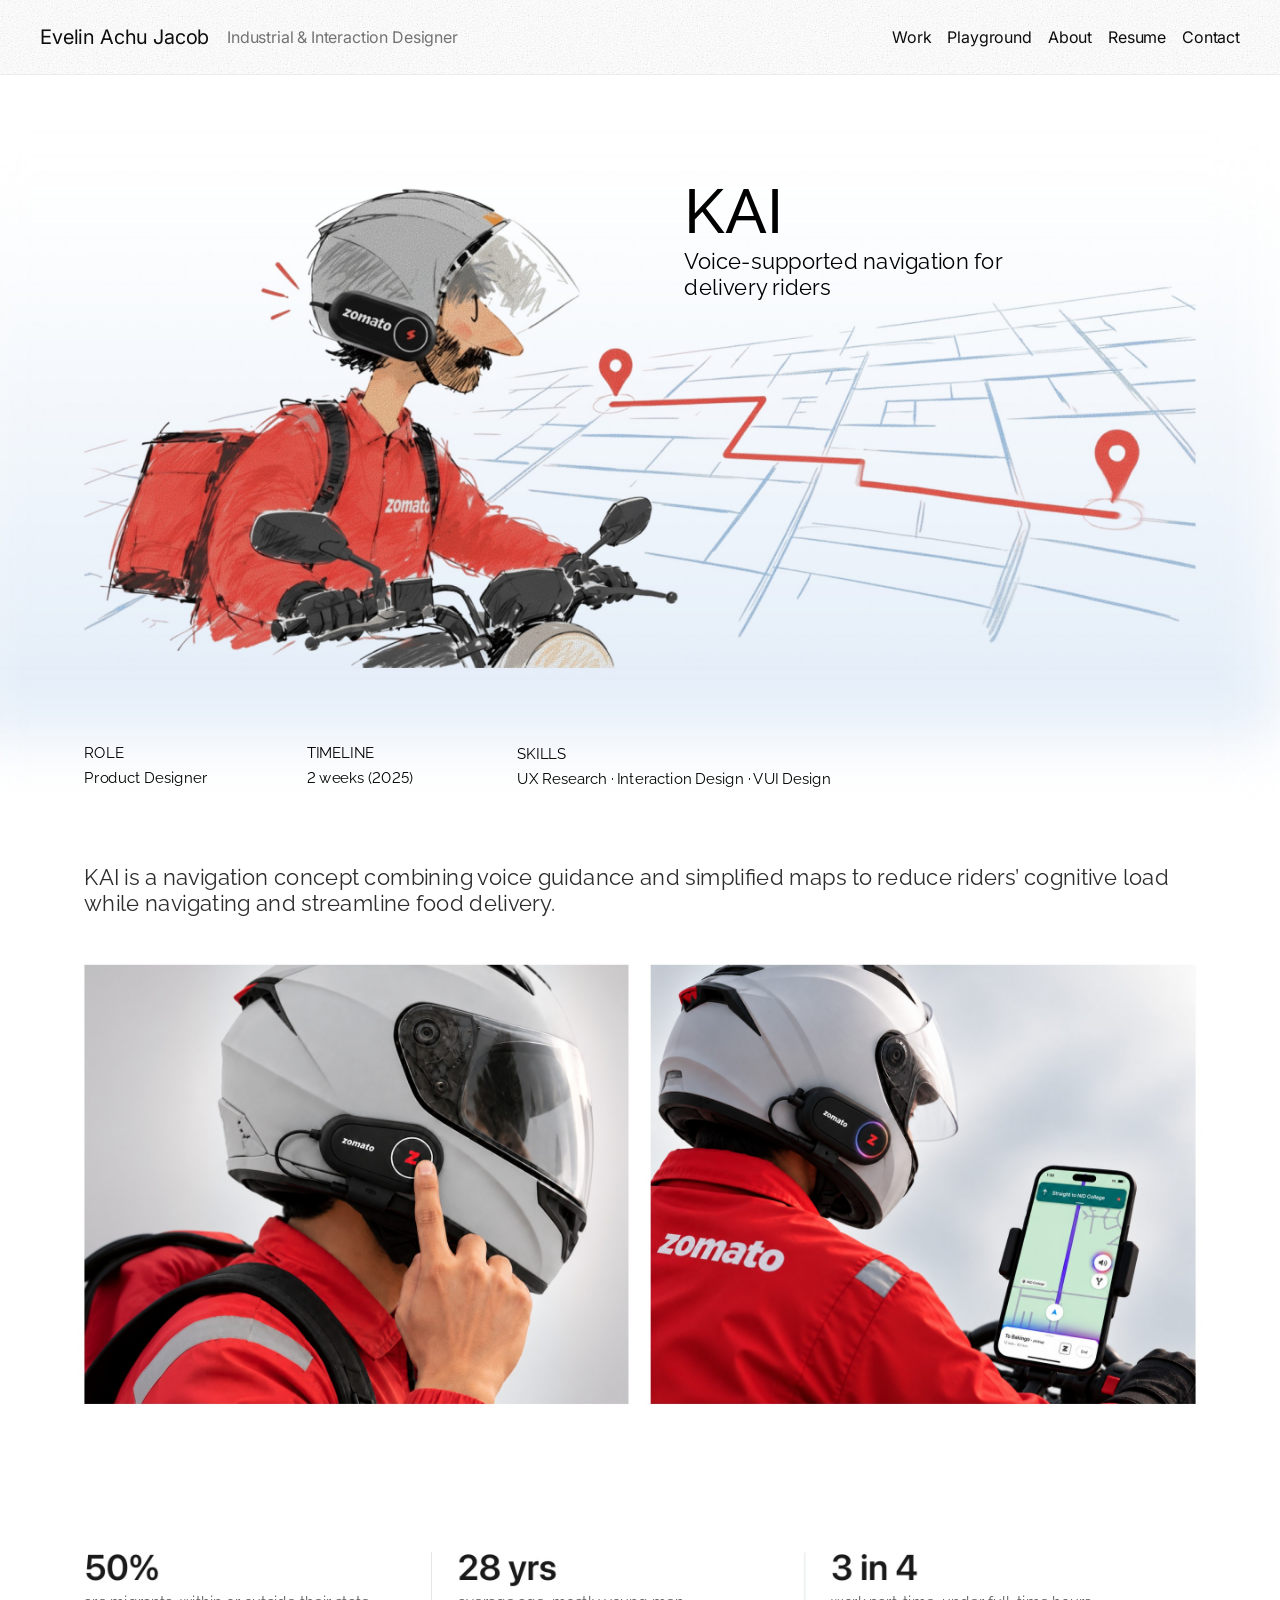
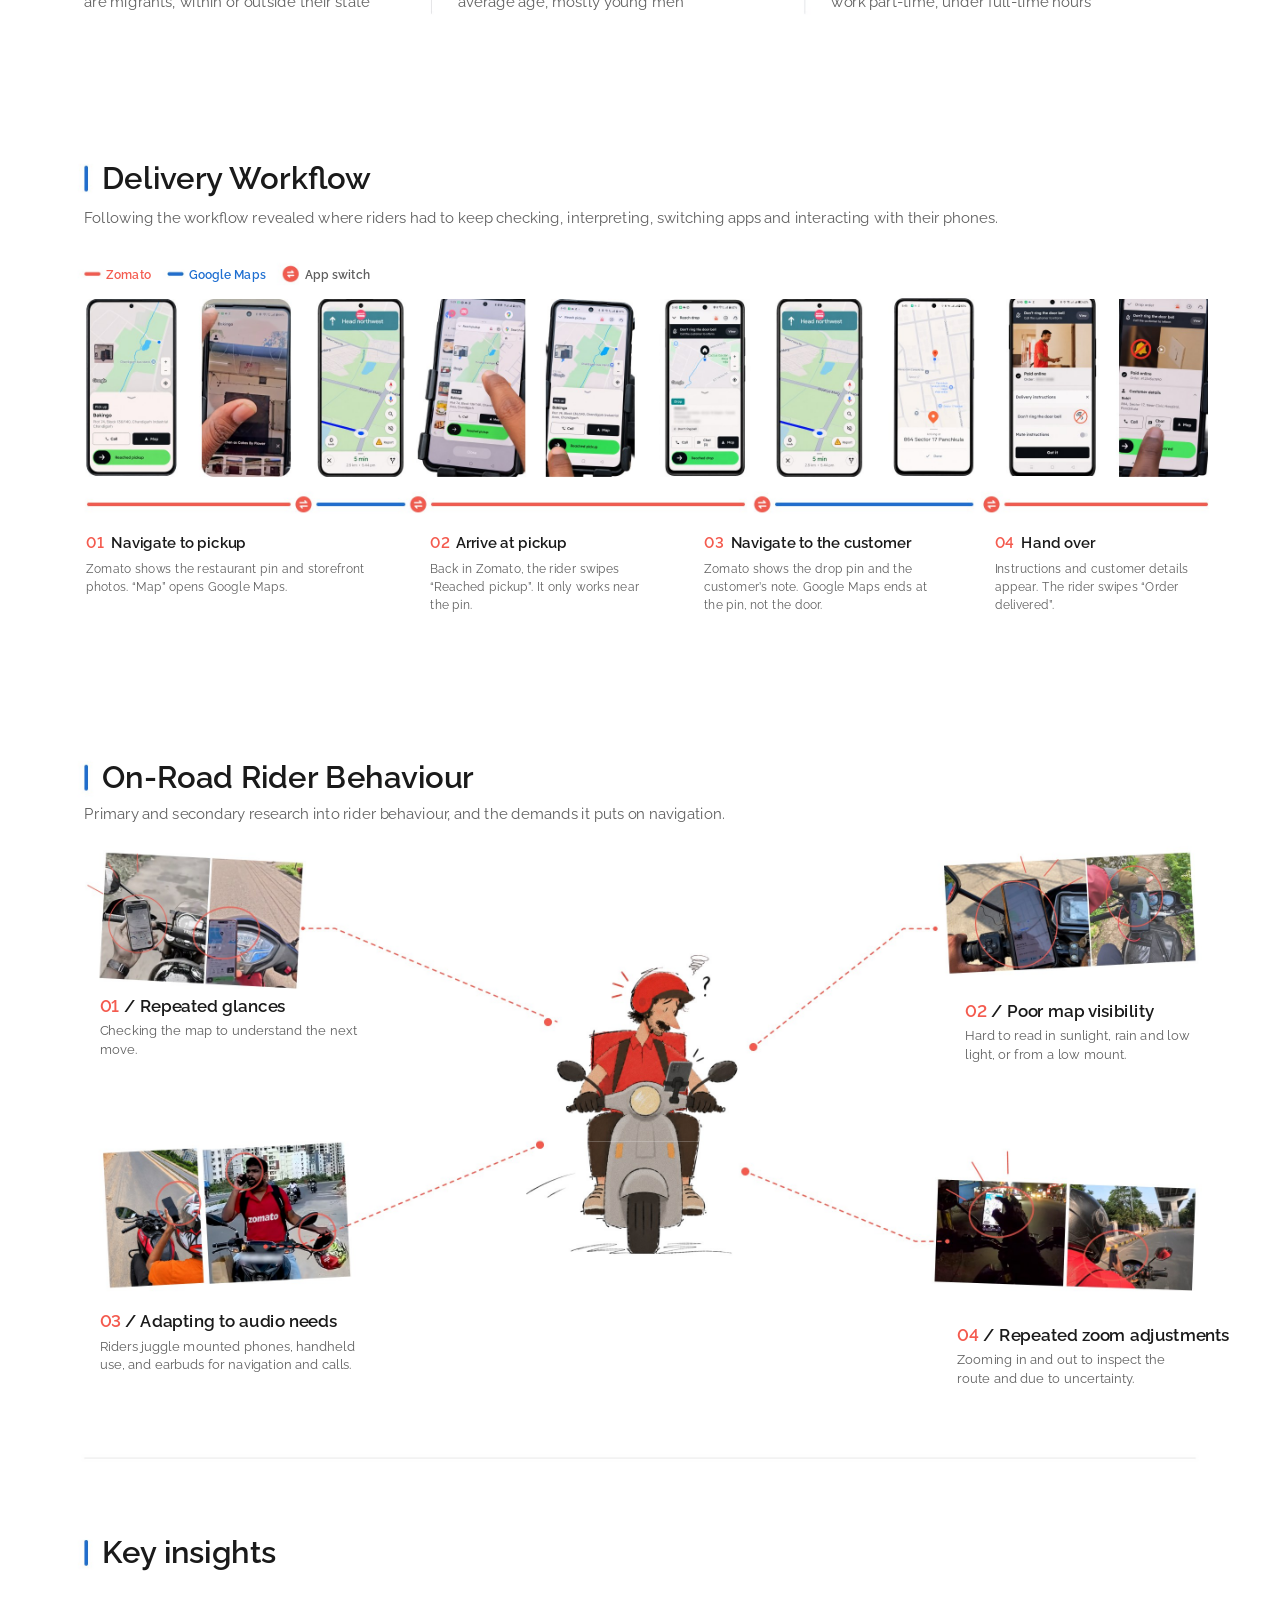
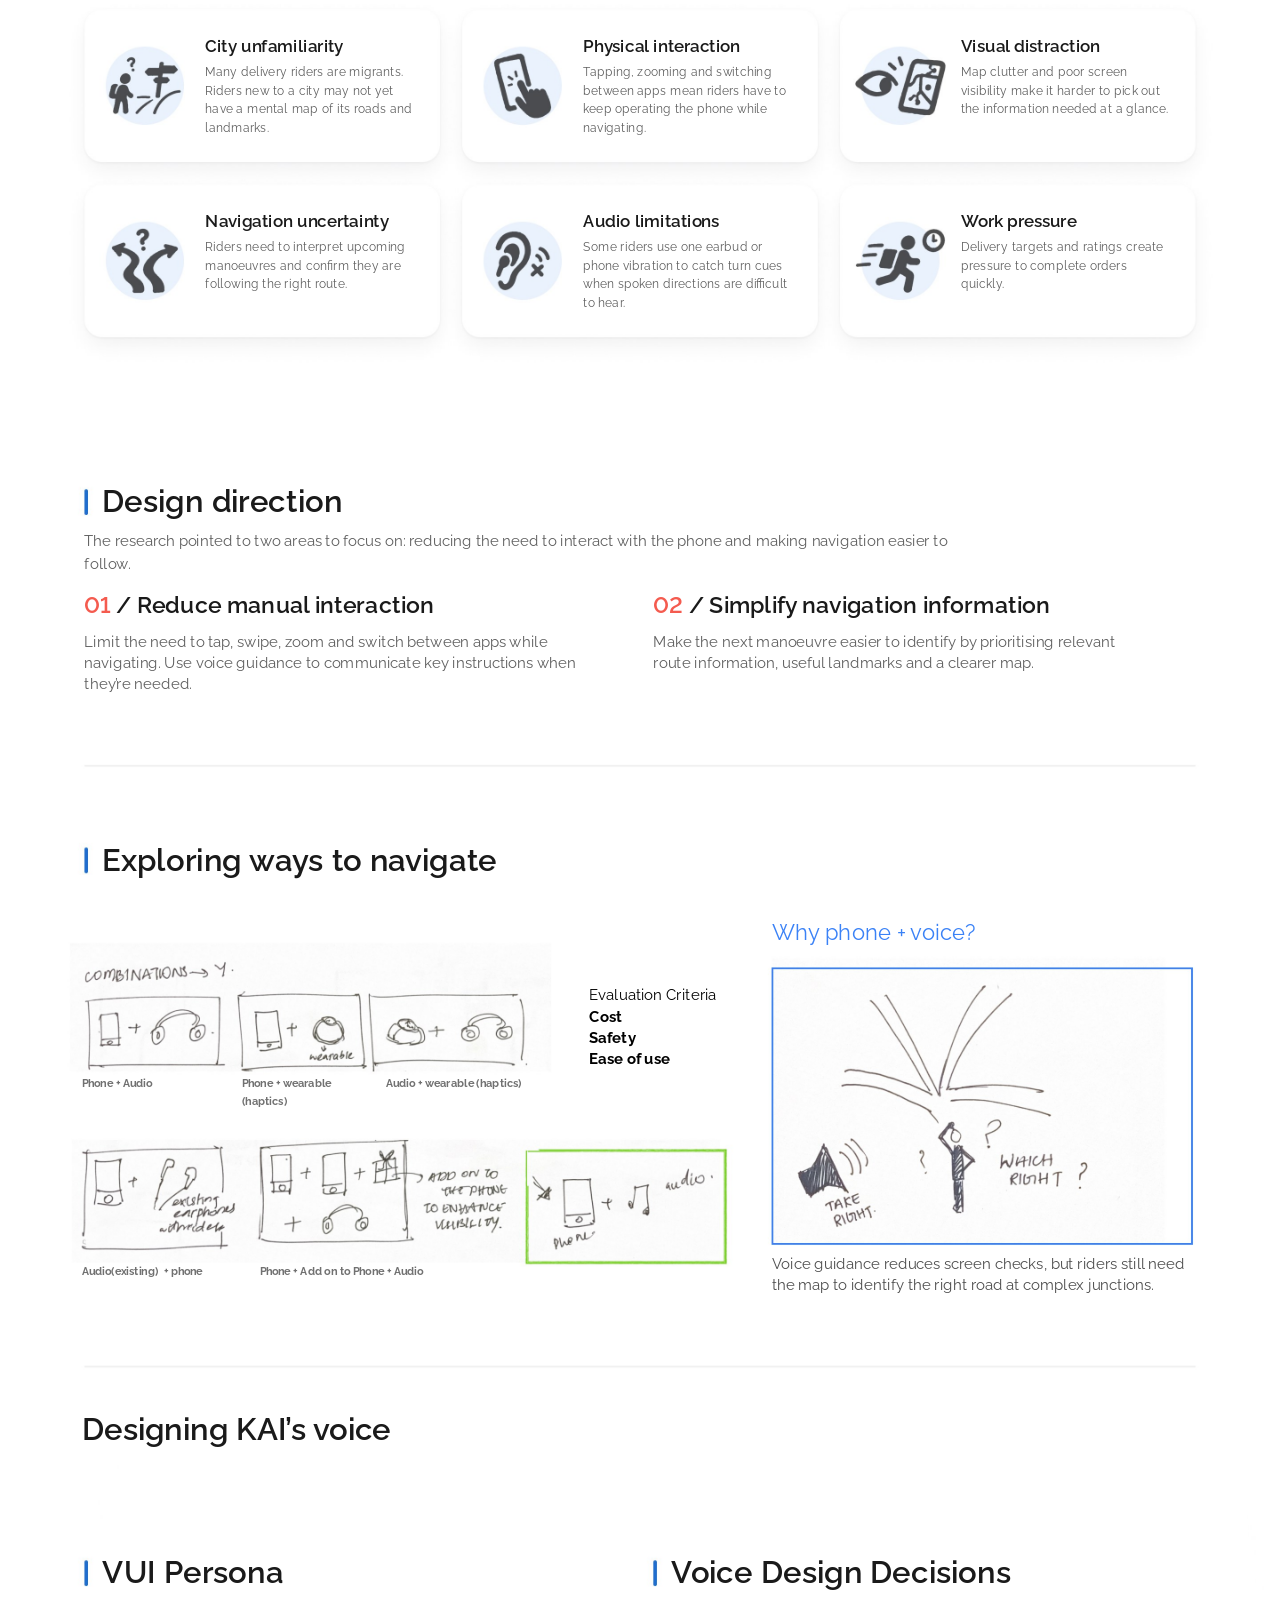
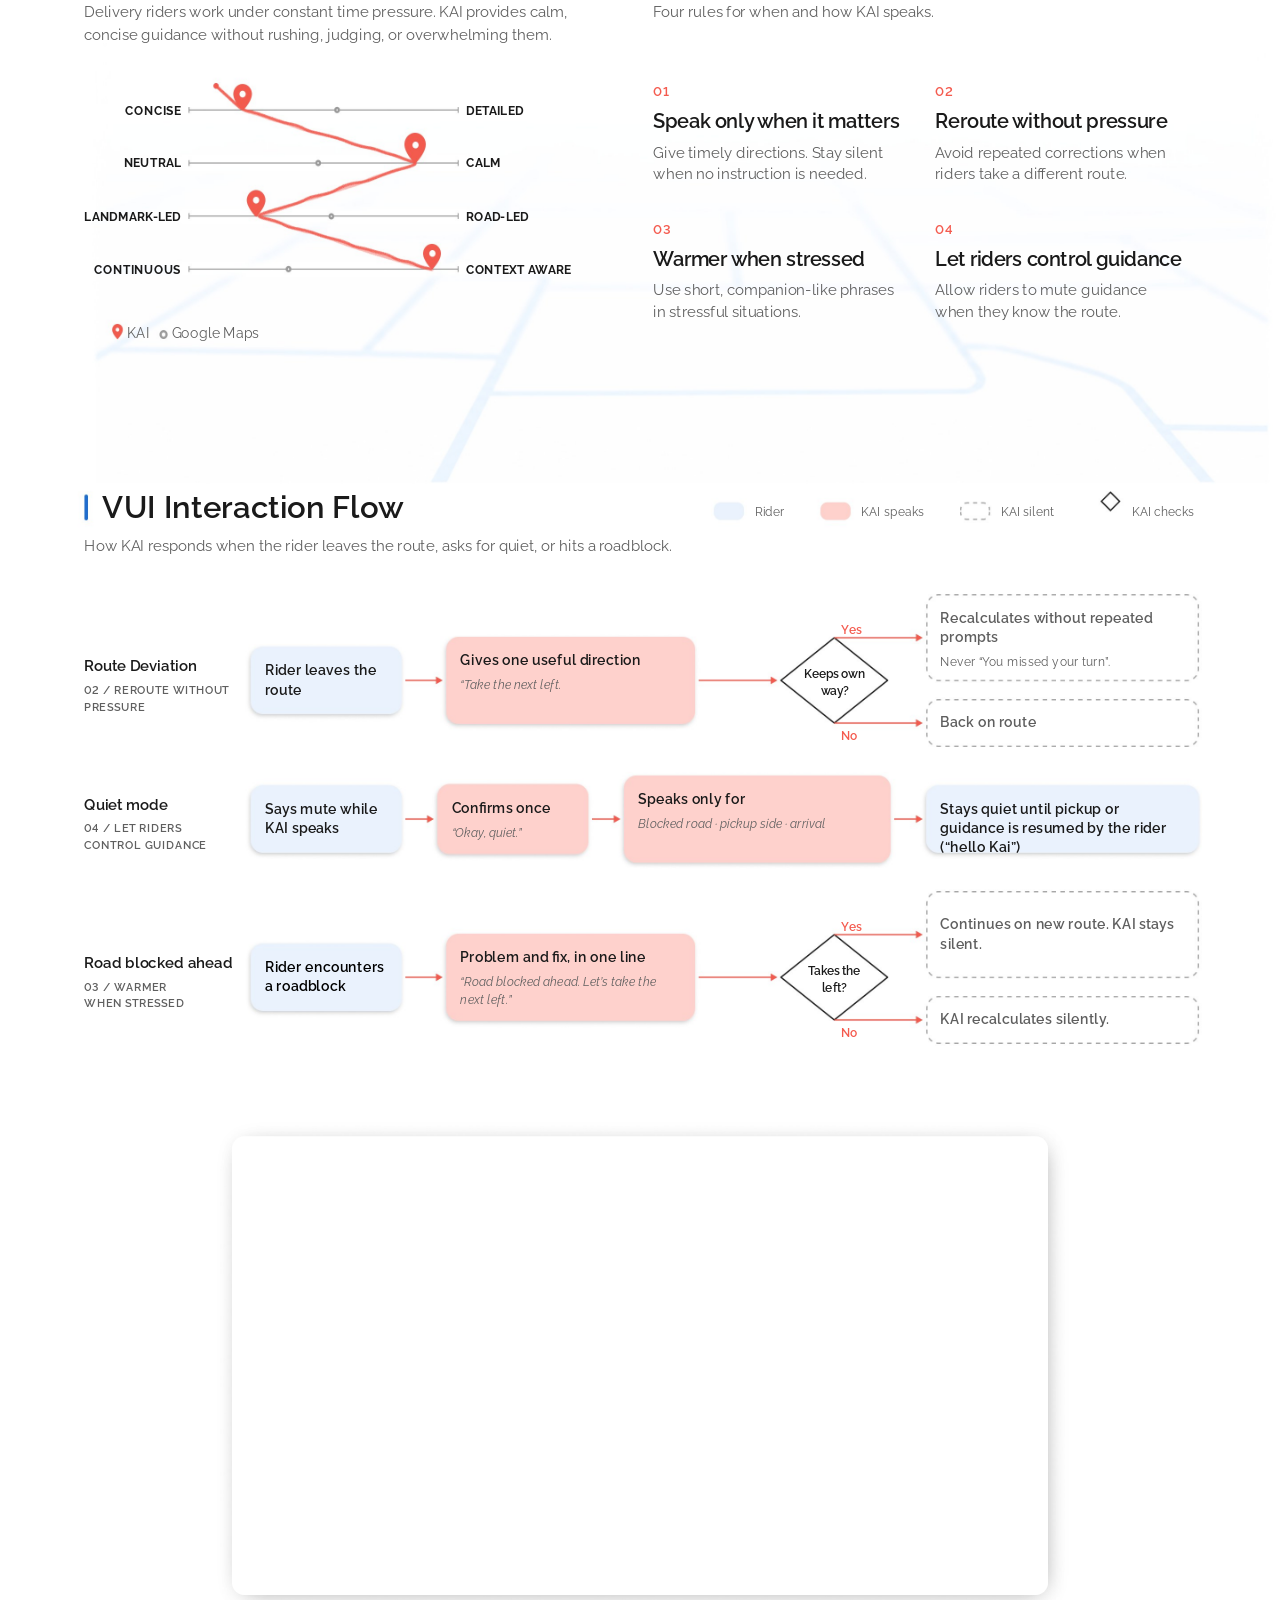
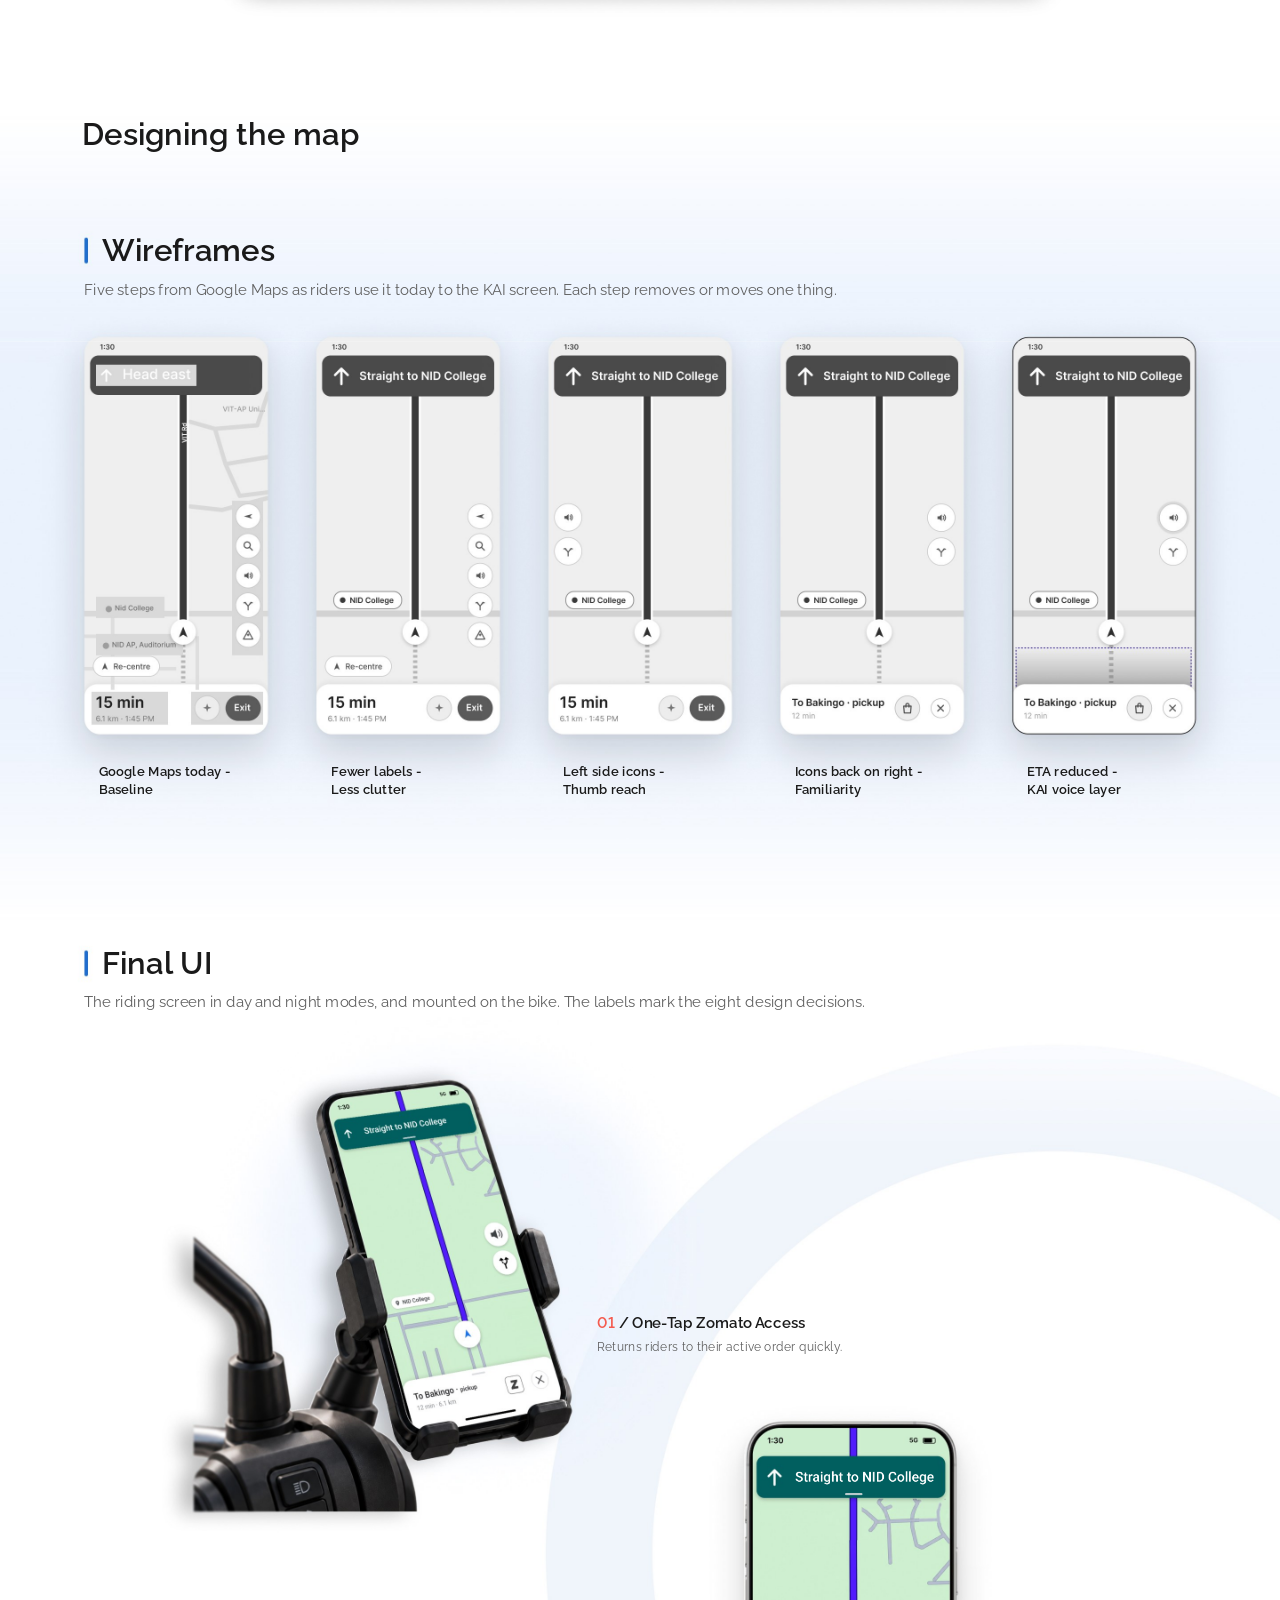
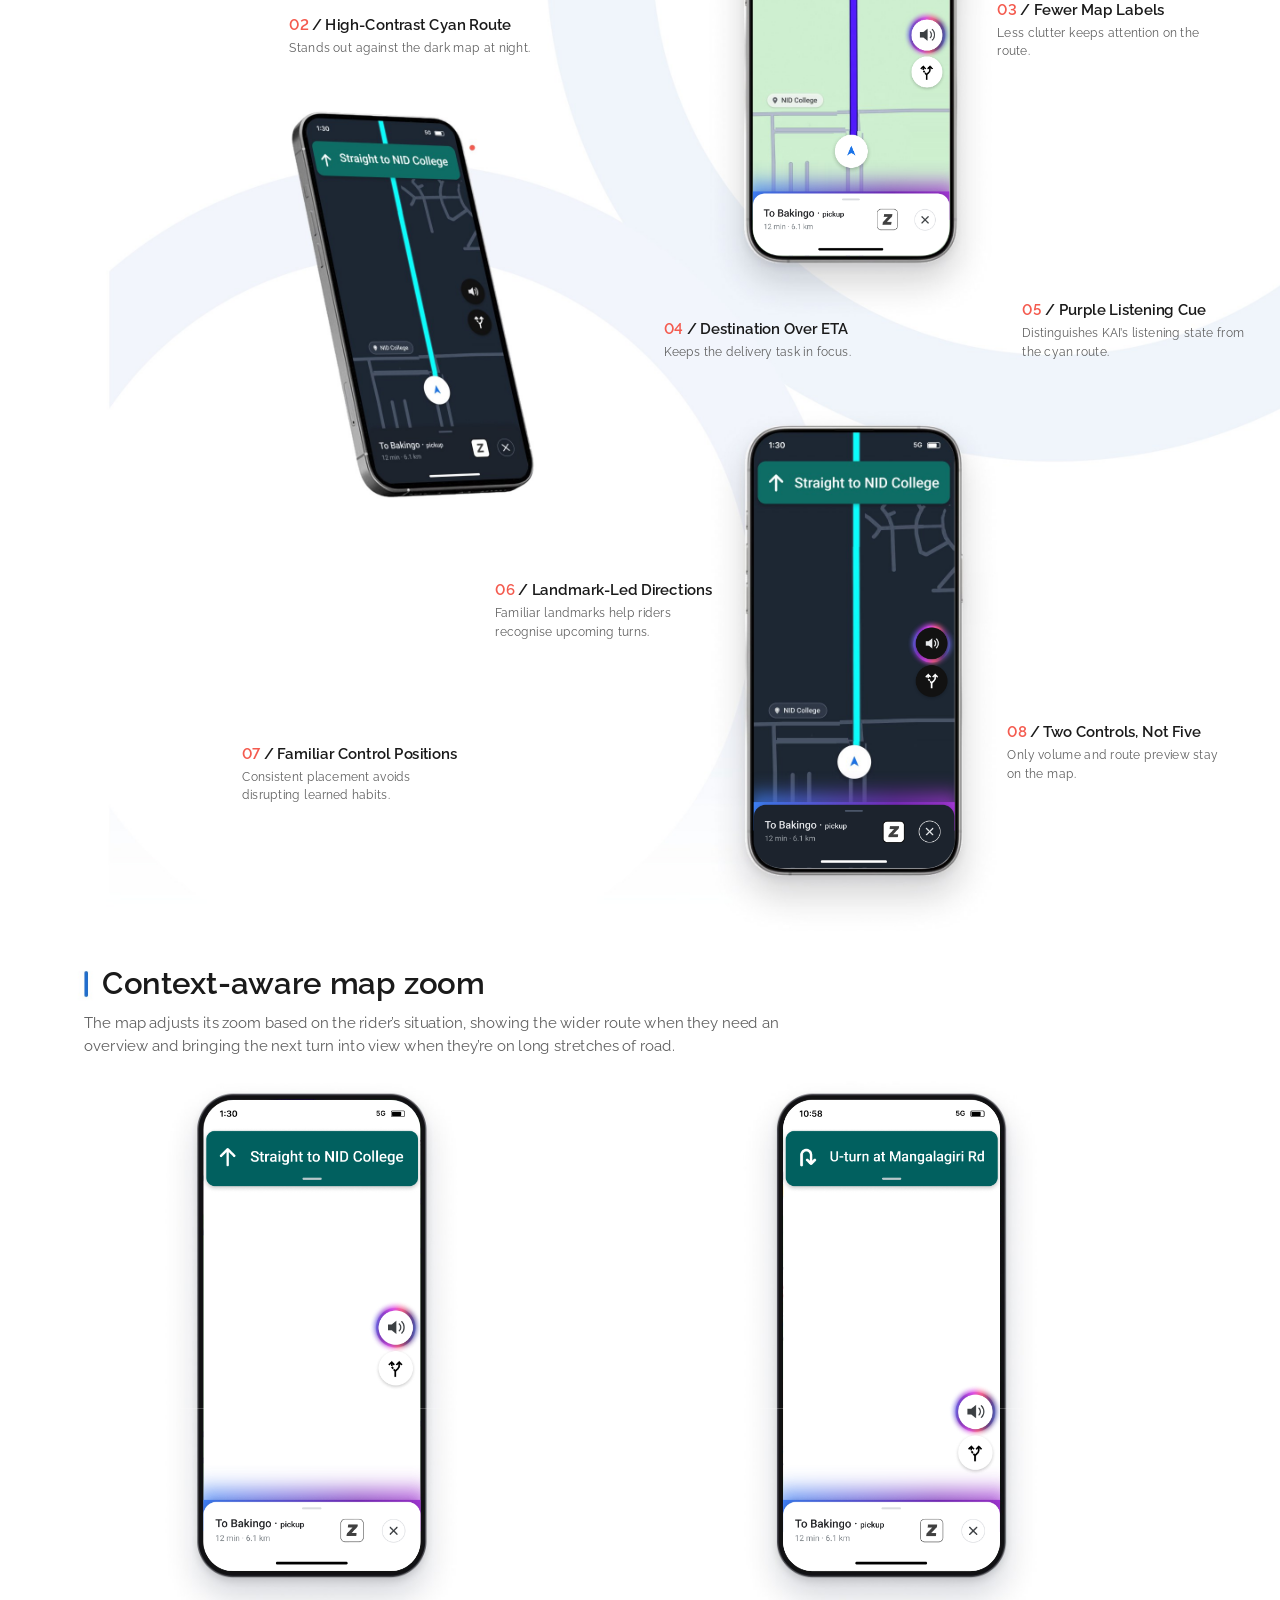
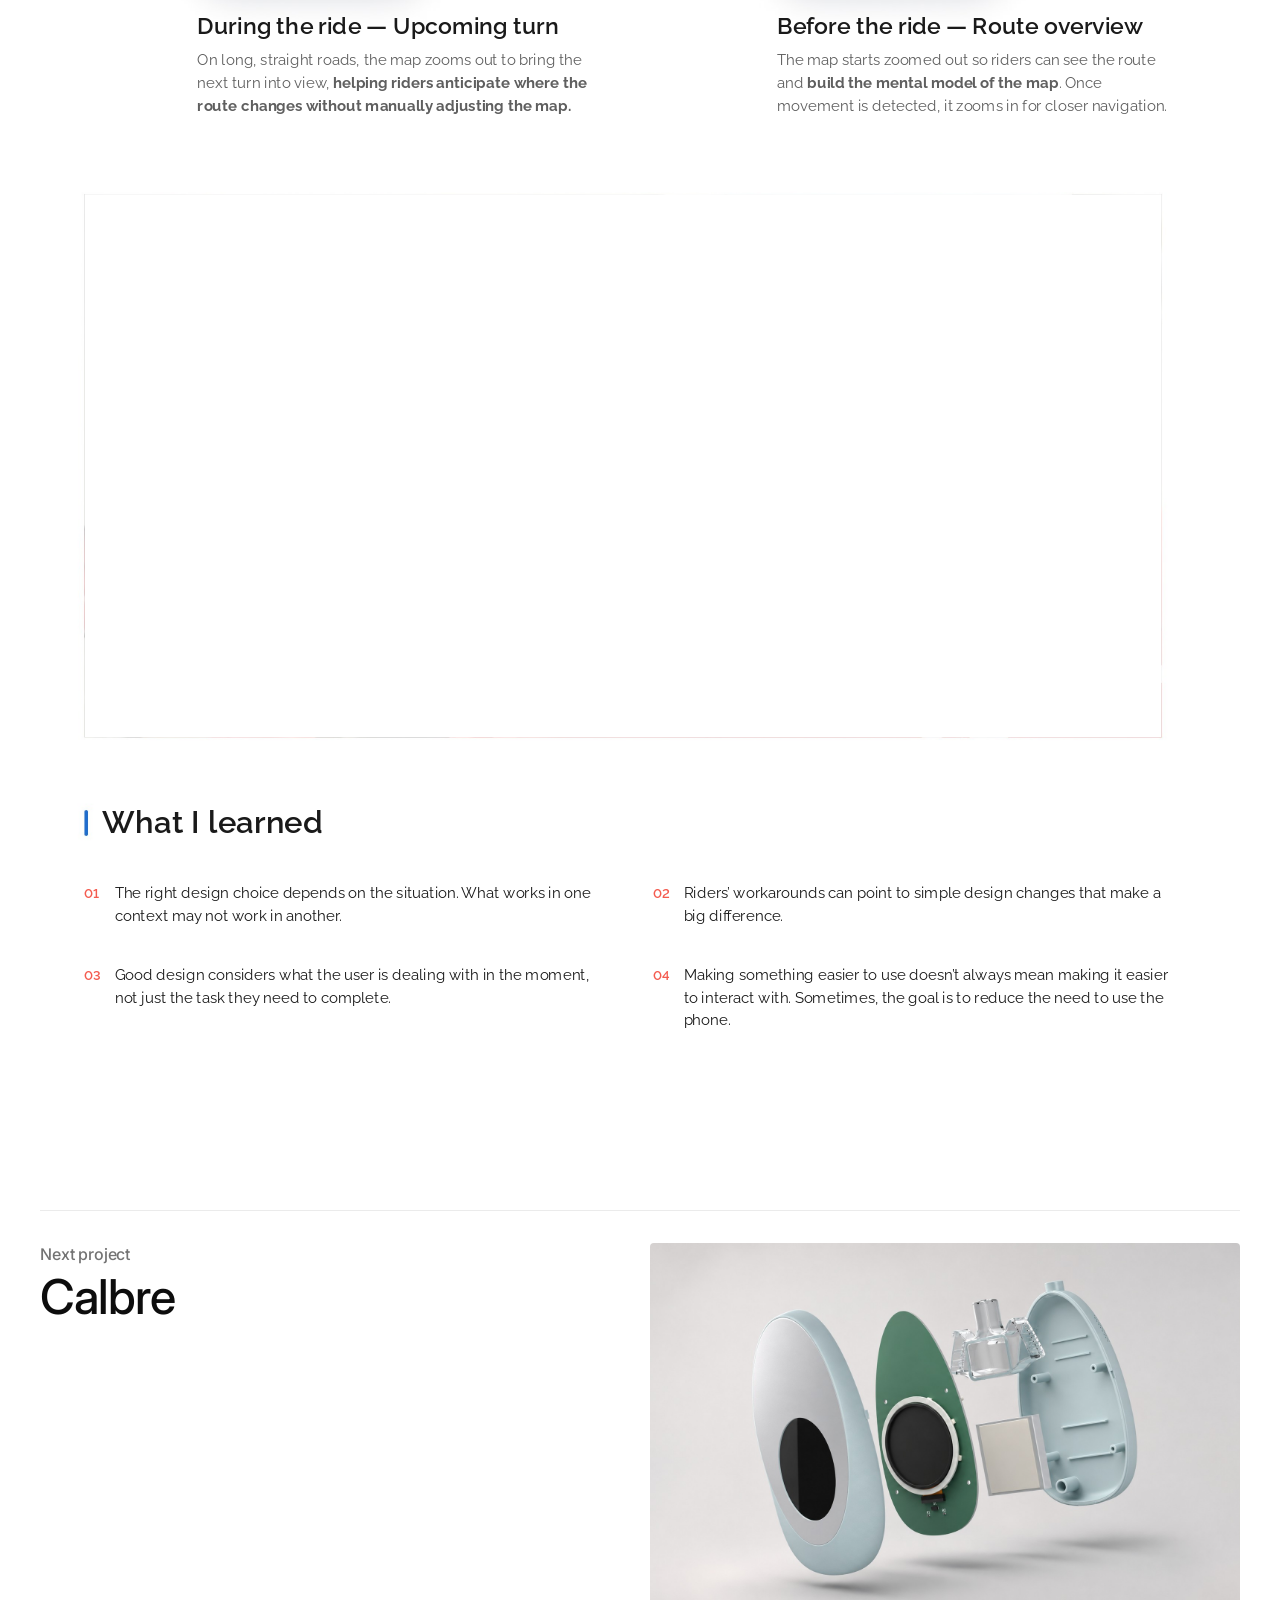
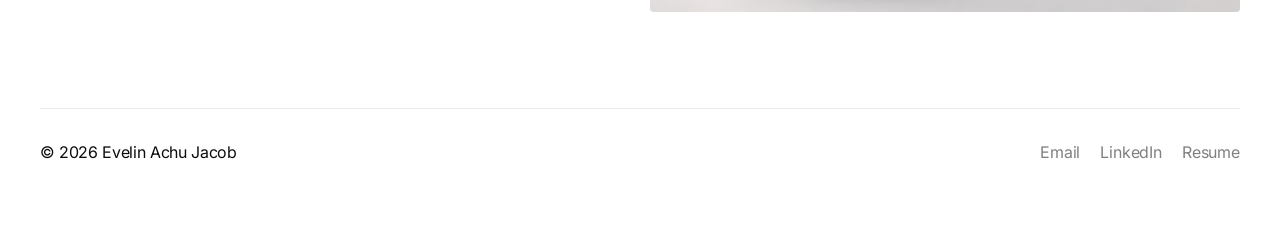
<file: kai.html>
<!doctype html>
<html lang="en">
<meta charset="utf-8">
<meta name="viewport" content="width=device-width,initial-scale=1">
<title>KAI · Evelin Achu Jacob</title>
<script data-goatcounter="https://evelin.goatcounter.com/count" async src="https://gc.zgo.at/count.js"></script>
<script src="cursor.js"></script>
<link rel="stylesheet" href="https://fonts.googleapis.com/css2?family=Raleway:ital,wght@0,400;0,500;0,600;0,700;1,400&family=Inter:wght@400;500;600&display=swap">
<link rel="stylesheet" href="https://fonts.googleapis.com/css2?family=Inter:opsz,wght@14..32,300..500&display=swap">
<link rel="stylesheet" href="next.css">
<link rel="stylesheet" href="head.css">
<style>
/* Exact copy of Figma "Desktop - 7" (TJdzXFw3OL2XGe9txX3lkp, node 60:94), 1440 x 11942, rebuilt 2026-10-29.
   Background tiles = every non-text layer, exported from Figma at 2x.
   Every Raleway text layer is live HTML at its Figma position, font, size and colour.
   The whole canvas scales to the window width; nothing reflows. */
html,body{margin:0;background:#fff}
body{font-family:"Raleway",sans-serif;-webkit-font-smoothing:antialiased;font-variant-numeric:lining-nums;overflow-x:hidden}
.cv{position:relative;width:100%;overflow:hidden}
.canvas{position:absolute;left:0;top:0;width:1440px;height:11942px;overflow:hidden;background:#fff;transform-origin:0 0}
.tile{position:absolute;left:0;width:1440px;display:block}
.t{position:absolute;margin:0;line-height:normal;font-weight:400;color:#000;white-space:pre-wrap;overflow-wrap:normal}
.t span{font-family:inherit}
.t.nw{white-space:pre}
video{position:absolute;display:block;object-fit:cover;background:#fff}
.ov{position:absolute;display:block;pointer-events:none}
/* phone videos are clipped to the screen; the UI overlay PNG sits on top */
.scr{position:absolute;overflow:hidden}
.scr video{left:0;top:0;width:100%;height:100%}
.k0{font-size:35px;color:#1a1a1a;font-weight:600;line-height:1.4;}
.k1{font-size:17px;color:#5f5f5f;line-height:1.5;}
.k2{font-size:25px;color:#3b82f6;line-height:1.4;}
.k3{font-size:14px;color:#1a1a1a;font-weight:700;line-height:1.4;}
.k4{font-size:16px;color:#5f5f5f;line-height:1.4;}
.k5{font-size:17px;color:#1a1a1a;font-weight:600;line-height:1.35;}
.k6{font-size:16px;color:#1a1a1a;font-weight:600;line-height:1.35;}
.k7{font-size:14px;color:#5f5f5f;font-style:italic;line-height:1.35;}
.k8{font-size:13px;color:#1a1a1a;font-weight:600;line-height:1.35;}
.k9{font-size:16px;color:#5f5f5f;font-weight:600;line-height:1.35;}
.k10{font-size:14px;color:#5f5f5f;line-height:1.35;}
.k11{font-size:13px;color:#f45b4f;font-weight:600;}
.k12{font-size:12px;color:#5f5f5f;font-weight:600;letter-spacing:0.08em;}
.k13{font-size:16px;color:#000000;font-weight:600;line-height:1.35;}
.k14{font-size:17px;color:#f45b4f;font-weight:600;line-height:1.4;}
.k15{font-size:17px;color:#1a1a1a;font-weight:600;line-height:1.4;}
.k16{font-size:14px;color:#5f5f5f;line-height:1.4;}
.k17{font-size:14px;color:#f45b4f;font-weight:600;line-height:1.4;}
.k18{font-size:14px;color:#1f6fd1;font-weight:600;line-height:1.4;}
.k19{font-size:14px;color:#5e5e5e;font-weight:600;line-height:1.4;}
.k20{font-size:17px;color:#f45b4f;font-weight:600;}
.k21{font-size:17px;color:#1a1a1a;font-weight:600;}
.k22{font-size:14px;color:#5f5f5f;line-height:1.5;}
.k23{font-size:15px;color:#1a1a1a;font-weight:600;line-height:20px;}
.k24{font-size:17px;color:#000000;}
.k25{font-size:17px;color:#000000;text-transform:uppercase;}
.k26{font-size:17px;color:#000000;text-transform:capitalize;}
.k27{font-size:19px;color:#f45b4f;font-weight:600;line-height:1.4;}
.k28{font-size:19px;color:#1a1a1a;font-weight:600;line-height:1.4;}
.k29{font-size:15px;color:#5f5f5f;line-height:1.4;}
.k30{font-size:26px;color:#f45b4f;font-weight:600;line-height:1.4;}
.k31{font-size:26px;color:#1a1a1a;font-weight:600;line-height:1.4;}
.k32{font-size:17px;color:#5f5f5f;line-height:1.4;}
.k33{font-size:17px;color:#000000;line-height:1.4;}
.k34{font-size:17px;color:#000000;font-weight:700;line-height:1.4;}
.k35{font-size:12px;color:#717171;font-weight:700;line-height:1.4;}
.k36{font-size:26px;color:#1a1a1a;font-weight:600;}
.k37{font-size:17px;color:#5f5f5f;font-weight:700;line-height:1.5;}
.k38{font-size:25px;color:#2d2d2d;}
.k39{font-size:19px;color:#1a1a1a;font-weight:600;line-height:1.45;}
.k40{font-size:17px;color:#4e4e4e;line-height:1.4;}
.k41{font-size:35px;color:#1a1a1a;font-weight:600;line-height:1.2;}
.k42{font-size:15px;color:#f45b4f;font-weight:600;}
.k43{font-size:17px;color:#1a1a1a;line-height:1.5;}
.k44{font-size:15px;color:#f45b4f;font-weight:600;line-height:1.4;letter-spacing:0.04em;}
.k45{font-size:22px;color:#1a1a1a;font-weight:600;line-height:1.4;}
.k46{font-size:25px;color:#000000;}
.k47{font-size:70px;color:#000000;font-weight:500;}
/* KAI listening cue: port of the Figma component 257:431 (aura + prism line, 4s flow, 3s breathe) */
.cue{position:absolute;pointer-events:none}
.cue i{position:absolute;display:block;left:-1.728%;width:103.704%}
.cue .aura{top:51.56%;height:41.48%;opacity:.8;filter:blur(var(--b1));animation:kai-breathe 1.5s ease-in-out infinite alternate}
.cue .aura b{position:absolute;inset:0;-webkit-mask-image:linear-gradient(180deg,transparent 0%,rgba(0,0,0,.25) 20%,rgba(0,0,0,.85) 42%,#000 57%);mask-image:linear-gradient(180deg,transparent 0%,rgba(0,0,0,.25) 20%,rgba(0,0,0,.85) 42%,#000 57%)}
.cue .aura b,.cue .prism{background:linear-gradient(90deg,#3b82f6 0%,#7b2cbf 20%,#d946ef 40%,#ff5e7e 60%,#432c81 80%,#3b82f6 100%);background-size:350% 100%;animation:kai-flow 4s ease infinite}
.cue .prism{top:71.99%;height:28.52%}
@keyframes kai-flow{0%,100%{background-position:0% 50%}50%{background-position:100% 50%}}
@keyframes kai-breathe{from{opacity:.8;filter:blur(var(--b1));transform:scale(1)}to{opacity:1;filter:blur(var(--b2));transform:scale(1.03)}}
@media (prefers-reduced-motion:reduce){.cue .aura,.cue .aura b,.cue .prism{animation:none}}
</style>

<header class="site-head">
  <a class="name" href="./">Evelin Achu Jacob</a>
  <span class="role">Industrial &amp; Interaction Designer</span>
  <nav>
    <a class="nav-work" href="index.html#work">Work</a>
    <a href="playground.html">Playground</a>
    <a href="about.html">About</a>
    <a href="resume.pdf" target="_blank" rel="noopener" data-goatcounter-click="resume-opened" data-goatcounter-title="Resume opened" data-cursor-text="Open resume">Resume</a>
    <a href="index.html#contact">Contact</a>
  </nav>
</header>

<div class="cv" id="cv">
<div class="canvas" id="canvas">
<img class="tile" src="images/kai-figma/t0.jpg?v=1029e" style="top:0px;height:1500px" alt="">
<img class="tile" src="images/kai-figma/t1.jpg?v=1029e" style="top:1500px;height:1500px" alt="">
<img class="tile" src="images/kai-figma/t2.jpg?v=1029e" style="top:3000px;height:1500px" alt="" loading="lazy">
<img class="tile" src="images/kai-figma/t3.jpg?v=1029e" style="top:4500px;height:1500px" alt="" loading="lazy">
<img class="tile" src="images/kai-figma/t4.jpg?v=1029e" style="top:6000px;height:1500px" alt="" loading="lazy">
<img class="tile" src="images/kai-figma/t5.jpg?v=1029e" style="top:7500px;height:1500px" alt="" loading="lazy">
<img class="tile" src="images/kai-figma/t6.jpg?v=1029e" style="top:9000px;height:1500px" alt="" loading="lazy">
<img class="tile" src="images/kai-figma/t7.jpg?v=1029e" style="top:10500px;height:1442px" alt="" loading="lazy">
<video src="images/kai-figma/kai-speaks.mp4" muted loop playsinline autoplay preload="metadata" style="left:261px;top:6594px;width:918px;height:516px;border-radius:14px;box-shadow:3px 4px 30.4px -11px rgba(0,0,0,0.25)" aria-label="KAI speaking and listening"></video>
<div class="scr" style="left:229px;top:10153.2px;width:243.6px;height:530px;border-radius:33.7px"><video src="images/kai-figma/autozoom.mp4" muted loop playsinline autoplay preload="metadata"></video><div class="cue" style="left:-3.9px;top:360.1px;width:251.3px;height:124.1px;--b1:9.31px;--b2:12.41px"><i class="aura"><b></b></i><i class="prism"></i></div></div>
<img class="ov" src="images/kai-figma/ui-az.png?v=1029e" style="left:229px;top:10153.2px;width:243.6px;height:530px" alt="KAI map, zooming out on a long stretch during the ride">
<div class="scr" style="left:881px;top:10153.2px;width:243.6px;height:530px;border-radius:33.7px"><video src="images/kai-figma/route-preview.mp4" muted loop playsinline autoplay preload="metadata"></video><div class="cue" style="left:-3.9px;top:360.1px;width:252.5px;height:124.7px;--b1:9.35px;--b2:12.47px"><i class="aura"><b></b></i><i class="prism"></i></div></div>
<img class="ov" src="images/kai-figma/ui-pv.png?v=1029e" style="left:881px;top:10153.2px;width:243.6px;height:530px" alt="KAI map, route overview before the ride">
<video src="images/kai-figma/rider-film.mp4" muted loop playsinline autoplay preload="metadata" style="left:95px;top:10934px;width:1212px;height:611px" aria-label="Rider using KAI"></video>
<div class="scr" style="left:846.8px;top:8722px;width:221.6px;height:480.8px;border-radius:31px"><div class="cue" style="left:-3.5px;top:327.6px;width:228.6px;height:112.9px;--b1:8.47px;--b2:11.29px"><i class="aura"><b></b></i><i class="prism"></i></div></div>
<img class="ov" src="images/kai-figma/ui-day.png?v=1029e" style="left:846.8px;top:8722px;width:221.6px;height:480.8px" alt="KAI listening, day">
<div class="scr" style="left:848px;top:9402.2px;width:225.7px;height:489.9px;border-radius:31.6px"><div class="cue" style="left:0px;top:335.5px;width:225.7px;height:111.5px;--b1:8.36px;--b2:11.15px"><i class="aura"><b></b></i><i class="prism"></i></div></div>
<img class="ov" src="images/kai-figma/ui-night.png?v=1029e" style="left:848px;top:9402.2px;width:225.7px;height:489.9px" alt="KAI listening, night">
<p class="t nw" style="left:770px;top:112px;width:112px;"><span class="k47">KAI</span></p>
<p class="t" style="left:770px;top:194px;width:432px;"><span class="k46">Voice-supported navigation for delivery riders</span></p>
<p class="t" style="left:95px;top:752px;width:227px;"><span class="k25">Role</span></p>
<p class="t" style="left:345px;top:752px;width:124px;"><span class="k25">Timeline</span></p>
<p class="t" style="left:582px;top:753px;width:124px;"><span class="k25">skills</span></p>
<p class="t" style="left:95px;top:781px;width:227px;"><span class="k24">Product Designer</span></p>
<p class="t" style="left:345px;top:781px;width:152px;"><span class="k24">2 weeks (2025)</span></p>
<p class="t" style="left:582px;top:782px;width:910px;"><span class="k26">UX Research · Interaction Design · VUI Design </span></p>
<p class="t" style="left:95px;top:887px;width:1262px;"><span class="k38">KAI is a navigation concept combining voice guidance and simplified maps to reduce riders’ cognitive load while navigating and streamline food delivery.</span></p>
<p class="t" style="left:95px;top:1705px;width:370px;"><span class="k1">are migrants, within or outside their state</span></p>
<p class="t" style="left:515px;top:1705px;width:370px;"><span class="k1">average age, mostly young men</span></p>
<p class="t" style="left:935px;top:1705px;width:370px;"><span class="k1">work part-time, under full-time hours</span></p>
<p class="t nw" style="left:115px;top:1891px;width:303px;"><span class="k0">Delivery Workflow</span></p>
<p class="t" style="left:95px;top:1948px;width:1193px;"><span class="k1">Following the workflow revealed where riders had to keep checking, interpreting, switching apps and interacting with their phones.</span></p>
<p class="t nw" style="left:119px;top:2014px;width:52px;"><span class="k17">Zomato</span></p>
<p class="t nw" style="left:213px;top:2014px;width:88px;"><span class="k18">Google Maps</span></p>
<p class="t nw" style="left:343px;top:2014px;width:74px;"><span class="k19">App switch</span></p>
<p class="t nw" style="left:97px;top:2315px;width:179px;"><span class="k14">01</span><span class="k15">  Navigate to pickup</span></p>
<p class="t nw" style="left:484px;top:2315px;width:154px;"><span class="k14">02</span><span class="k15">  Arrive at pickup</span></p>
<p class="t nw" style="left:792px;top:2315px;width:233px;"><span class="k14">03</span><span class="k15">  Navigate to the customer</span></p>
<p class="t nw" style="left:1119px;top:2315px;width:112px;"><span class="k14">04</span><span class="k15">  Hand over</span></p>
<p class="t" style="left:97px;top:2345px;width:354px;"><span class="k16">Zomato shows the restaurant pin and storefront photos. “Map” opens Google Maps.</span></p>
<p class="t" style="left:484px;top:2345px;width:240px;"><span class="k16">Back in Zomato, the rider swipes “Reached pickup”. It only works near the pin.</span></p>
<p class="t" style="left:792px;top:2345px;width:253px;"><span class="k16">Zomato shows the drop pin and the customer’s note. Google Maps ends at the pin, not the door.</span></p>
<p class="t" style="left:1119px;top:2345px;width:228px;"><span class="k16">Instructions and customer details appear. The rider swipes “Order delivered”.</span></p>
<p class="t nw" style="left:115px;top:2565px;width:420px;"><span class="k0">On-Road Rider Behaviour</span></p>
<p class="t" style="left:95px;top:2619px;width:1100px;"><span class="k1">Primary and secondary research into rider behaviour, and the demands it puts on navigation.</span></p>
<p class="t" style="left:112px;top:2834px;width:300px;"><span class="k27">01</span><span class="k28"> / Repeated glances</span></p>
<p class="t" style="left:1086px;top:2840px;width:300px;"><span class="k27">02</span><span class="k28"> / Poor map visibility</span></p>
<p class="t" style="left:112px;top:2865px;width:300px;"><span class="k29">Checking the map to understand the next move.</span></p>
<p class="t" style="left:1086px;top:2871px;width:259px;"><span class="k29">Hard to read in sunlight, rain and low light, or from a low mount.</span></p>
<p class="t" style="left:112px;top:3189px;width:300px;"><span class="k27">03</span><span class="k28"> / Adapting to audio needs </span></p>
<p class="t" style="left:1077px;top:3204px;width:316px;"><span class="k27">04</span><span class="k28"> / Repeated zoom adjustments</span></p>
<p class="t" style="left:112px;top:3220px;width:300px;"><span class="k29">Riders juggle mounted phones, handheld use, and earbuds for navigation and calls.</span></p>
<p class="t" style="left:1077px;top:3235px;width:268px;"><span class="k29">Zooming in and out to inspect the route and due to uncertainty.</span></p>
<p class="t nw" style="left:115px;top:3437px;width:197px;"><span class="k0">Key insights</span></p>
<p class="t" style="left:231px;top:3554px;width:236px;"><span class="k39">City unfamiliarity</span></p>
<p class="t" style="left:1081px;top:3554px;width:236px;"><span class="k39">Visual distraction</span></p>
<p class="t" style="left:656px;top:3554.1px;width:236px;"><span class="k39">Physical interaction</span></p>
<p class="t" style="left:231px;top:3586px;width:236px;"><span class="k22">Many delivery riders are migrants. Riders new to a city may not yet have a mental map of its roads and landmarks.</span></p>
<p class="t" style="left:1081px;top:3586px;width:236px;"><span class="k22">Map clutter and poor screen visibility make it harder to pick out the information needed at a glance.</span></p>
<p class="t" style="left:656px;top:3586.1px;width:236px;"><span class="k22">Tapping, zooming and switching between apps mean riders have to keep operating the phone while navigating.</span></p>
<p class="t" style="left:231px;top:3751px;width:236px;"><span class="k39">Navigation uncertainty</span></p>
<p class="t" style="left:656px;top:3751px;width:236px;"><span class="k39">Audio limitations</span></p>
<p class="t" style="left:1081px;top:3751px;width:236px;"><span class="k39">Work pressure</span></p>
<p class="t" style="left:231px;top:3783px;width:236px;"><span class="k22">Riders need to interpret upcoming manoeuvres and confirm they are following the right route.</span></p>
<p class="t" style="left:656px;top:3783px;width:236px;"><span class="k22">Some riders use one earbud or phone vibration to catch turn cues when spoken directions are difficult to hear.</span></p>
<p class="t" style="left:1081px;top:3783px;width:236px;"><span class="k22">Delivery targets and ratings create pressure to complete orders quickly.</span></p>
<p class="t nw" style="left:115px;top:4055px;width:271px;"><span class="k0">Design direction</span></p>
<p class="t" style="left:95px;top:4112px;width:1025px;"><span class="k1">The research pointed to two areas to focus on: reducing the need to interact with the phone and making navigation easier to follow.</span></p>
<p class="t" style="left:95px;top:4178px;width:540px;"><span class="k30">01</span><span class="k31"> / Reduce manual interaction</span></p>
<p class="t" style="left:735px;top:4178px;width:540px;"><span class="k30">02</span><span class="k31"> / Simplify navigation information</span></p>
<p class="t" style="left:95px;top:4226px;width:560px;"><span class="k32">Limit the need to tap, swipe, zoom and switch between apps while navigating. Use voice guidance to communicate key instructions when they’re needed.</span></p>
<p class="t" style="left:735px;top:4226px;width:560px;"><span class="k32">Make the next manoeuvre easier to identify by prioritising relevant route information, useful landmarks and a clearer map.</span></p>
<p class="t" style="left:115px;top:4458px;width:1200px;"><span class="k0">Exploring ways to navigate</span></p>
<p class="t" style="left:868px;top:4547px;width:330px;"><span class="k2">Why phone + voice?</span></p>
<p class="t" style="left:663px;top:4624px;width:380px;"><span class="k33">Evaluation Criteria</span></p>
<p class="t" style="left:663px;top:4648px;width:380px;"><span class="k34">Cost
Safety
Ease of use </span></p>
<p class="t" style="left:92px;top:4724px;width:116px;"><span class="k35">Phone + Audio</span></p>
<p class="t" style="left:272px;top:4724px;width:143px;"><span class="k35">Phone + wearable (haptics)</span></p>
<p class="t" style="left:434px;top:4724px;width:169px;"><span class="k35">Audio + wearable (haptics)</span></p>
<p class="t" style="left:868px;top:4926px;width:472px;"><span class="k40">Voice guidance reduces screen checks, but riders still need the map to identify the right road at complex junctions.</span></p>
<p class="t" style="left:92px;top:4935px;width:217px;"><span class="k35">Audio(existing)  + phone</span></p>
<p class="t" style="left:292px;top:4935px;width:217px;"><span class="k35">Phone + Add on to Phone + Audio</span></p>
<p class="t nw" style="left:92px;top:5103px;width:347px;"><span class="k41">Designing KAI’s voice</span></p>
<p class="t nw" style="left:115px;top:5260px;width:203px;"><span class="k0">VUI Persona</span></p>
<p class="t nw" style="left:755px;top:5260px;width:382px;"><span class="k0">Voice Design Decisions</span></p>
<p class="t" style="left:95px;top:5317px;width:560px;"><span class="k1">Delivery riders work under constant time pressure. KAI provides calm, concise guidance without rushing, judging, or overwhelming them.</span></p>
<p class="t" style="left:735px;top:5317px;width:560px;"><span class="k1">Four rules for when and how KAI speaks.</span></p>
<p class="t nw" style="left:735px;top:5409px;width:17px;"><span class="k44">01</span></p>
<p class="t nw" style="left:1052px;top:5409px;width:19px;"><span class="k44">02</span></p>
<p class="t nw" style="left:4px;top:5429.6px;width:200px;text-align:right;"><span class="k3">CONCISE</span></p>
<p class="t nw" style="left:524px;top:5429.6px;"><span class="k3">DETAILED</span></p>
<p class="t nw" style="left:735px;top:5437px;width:282px;"><span class="k45">Speak only when it matters</span></p>
<p class="t nw" style="left:1052px;top:5437px;width:264px;"><span class="k45">Reroute without pressure</span></p>
<p class="t" style="left:735px;top:5476px;width:285px;"><span class="k32">Give timely directions. Stay silent when no instruction is needed.</span></p>
<p class="t" style="left:1052px;top:5476px;width:285px;"><span class="k32">Avoid repeated corrections when riders take a different route.</span></p>
<p class="t nw" style="left:4px;top:5489.2px;width:200px;text-align:right;"><span class="k3">NEUTRAL</span></p>
<p class="t nw" style="left:524px;top:5489.2px;"><span class="k3">CALM</span></p>
<p class="t nw" style="left:4px;top:5548.9px;width:200px;text-align:right;"><span class="k3">LANDMARK-LED</span></p>
<p class="t nw" style="left:524px;top:5548.9px;"><span class="k3">ROAD-LED</span></p>
<p class="t" style="left:735px;top:5564px;width:21px;"><span class="k44">03</span></p>
<p class="t" style="left:1052px;top:5564px;width:21px;"><span class="k44">04</span></p>
<p class="t nw" style="left:735px;top:5592px;width:241px;"><span class="k45">Warmer when stressed</span></p>
<p class="t nw" style="left:1052px;top:5592px;width:281px;"><span class="k45">Let riders control guidance</span></p>
<p class="t nw" style="left:4px;top:5608.6px;width:200px;text-align:right;"><span class="k3">CONTINUOUS</span></p>
<p class="t nw" style="left:524px;top:5608.6px;"><span class="k3">CONTEXT AWARE</span></p>
<p class="t" style="left:735px;top:5631px;width:285px;"><span class="k32">Use short, companion-like phrases in stressful situations.</span></p>
<p class="t" style="left:1052px;top:5631px;width:285px;"><span class="k32">Allow riders to mute guidance when they know the route.</span></p>
<p class="t" style="left:142.7px;top:5680px;width:32.1px;"><span class="k4">KAI</span></p>
<p class="t" style="left:193px;top:5680px;width:119px;"><span class="k4">Google Maps</span></p>
<p class="t nw" style="left:115px;top:5861px;width:337px;"><span class="k0">VUI Interaction Flow</span></p>
<p class="t nw" style="left:849px;top:5880.7px;width:34px;"><span class="k10">Rider</span></p>
<p class="t nw" style="left:969px;top:5880.7px;width:71px;"><span class="k10">KAI speaks</span></p>
<p class="t nw" style="left:1126px;top:5880.7px;width:61px;"><span class="k10">KAI silent</span></p>
<p class="t nw" style="left:1273px;top:5880.7px;width:72px;"><span class="k10">KAI checks</span></p>
<p class="t" style="left:95px;top:5918px;width:900px;"><span class="k1">How KAI responds when the rider leaves the route, asks for quiet, or hits a roadblock.</span></p>
<p class="t" style="left:1058px;top:6000px;width:275px;"><span class="k9">Recalculates without repeated prompts</span></p>
<p class="t nw" style="left:946.6px;top:6014px;width:22px;"><span class="k11">Yes</span></p>
<p class="t" style="left:518px;top:6048px;width:248px;"><span class="k6">Gives one useful direction</span></p>
<p class="t" style="left:1058px;top:6050px;width:275px;"><span class="k10">Never “You missed your turn”.</span></p>
<p class="t" style="left:95px;top:6053.5px;width:170px;"><span class="k5">Route Deviation</span></p>
<p class="t" style="left:298px;top:6059px;width:138px;"><span class="k6">Rider leaves the route</span></p>
<p class="t" style="left:888.6px;top:6063px;width:100px;text-align:center;"><span class="k8">Keeps own
way?</span></p>
<p class="t" style="left:518px;top:6076px;width:248px;"><span class="k7">“Take the next left. </span></p>
<p class="t" style="left:95px;top:6080.5px;width:175px;"><span class="k12">02 / REROUTE WITHOUT PRESSURE</span></p>
<p class="t" style="left:1058px;top:6118px;width:275px;"><span class="k9">Back on route</span></p>
<p class="t nw" style="left:946.6px;top:6133px;width:18px;"><span class="k11">No</span></p>
<p class="t" style="left:718px;top:6204px;width:268px;"><span class="k6">Speaks only for</span></p>
<p class="t" style="left:95px;top:6209.5px;width:170px;"><span class="k5">Quiet mode</span></p>
<p class="t" style="left:508px;top:6213.5px;width:138px;"><span class="k6">Confirms once</span></p>
<p class="t" style="left:298px;top:6215px;width:138px;"><span class="k6">Says mute while KAI speaks</span></p>
<p class="t" style="left:1058px;top:6215px;width:275px;"><span class="k6">Stays quiet until pickup or guidance is resumed by the rider (“hello Kai”)</span></p>
<p class="t" style="left:718px;top:6232px;width:268px;"><span class="k7">Blocked road · pickup side · arrival</span></p>
<p class="t" style="left:95px;top:6236.5px;width:175px;"><span class="k12">04 / LET RIDERS CONTROL GUIDANCE</span></p>
<p class="t" style="left:508px;top:6241.5px;width:138px;"><span class="k7">“Okay, quiet.”</span></p>
<p class="t" style="left:1058px;top:6345px;width:275px;"><span class="k9">Continues on new route. KAI stays silent.</span></p>
<p class="t nw" style="left:946.6px;top:6348px;width:22px;"><span class="k11">Yes</span></p>
<p class="t" style="left:518px;top:6382px;width:248px;"><span class="k6">Problem and fix, in one line</span></p>
<p class="t" style="left:95px;top:6387.5px;width:170px;"><span class="k5">Road blocked ahead</span></p>
<p class="t" style="left:298px;top:6393px;width:138px;"><span class="k13">Rider encounters a roadblock</span></p>
<p class="t" style="left:888.6px;top:6397px;width:100px;text-align:center;"><span class="k8">Takes the
left?</span></p>
<p class="t" style="left:518px;top:6410px;width:248px;"><span class="k7">“Road blocked ahead. Let’s take the next left.”</span></p>
<p class="t" style="left:95px;top:6415px;width:137px;"><span class="k12">03 / WARMER WHEN STRESSED</span></p>
<p class="t" style="left:1058px;top:6452px;width:275px;"><span class="k9">KAI recalculates silently.</span></p>
<p class="t nw" style="left:946.6px;top:6467px;width:18px;"><span class="k11">No</span></p>
<p class="t nw" style="left:92px;top:7245.9px;width:312px;"><span class="k41">Designing the map</span></p>
<p class="t nw" style="left:115px;top:7371.9px;width:195px;"><span class="k0">Wireframes</span></p>
<p class="t" style="left:95px;top:7428.9px;width:900px;"><span class="k1">Five steps from Google Maps as riders use it today to the KAI screen. Each step removes or moves one thing.</span></p>
<p class="t" style="left:111px;top:7973.9px;width:190px;"><span class="k23">Google Maps today - Baseline</span></p>
<p class="t" style="left:372px;top:7973.9px;width:190px;"><span class="k23">Fewer labels - Less clutter</span></p>
<p class="t" style="left:894px;top:7973.9px;width:190px;"><span class="k23">Icons back on right - Familiarity</span></p>
<p class="t" style="left:1155px;top:7973.9px;width:190px;"><span class="k23">ETA reduced - KAI voice layer</span></p>
<p class="t" style="left:633px;top:7973.9px;width:190px;"><span class="k23">Left side icons - Thumb reach</span></p>
<p class="t nw" style="left:115px;top:8173.9px;width:124px;"><span class="k0">Final UI</span></p>
<p class="t" style="left:95px;top:8230.9px;width:900px;"><span class="k1">The riding screen in day and night modes, and mounted on the bike. The labels mark the eight design decisions.</span></p>
<p class="t" style="left:672px;top:8593.9px;width:280px;"><span class="k20">01</span><span class="k21"> / One-Tap Zomato Access</span></p>
<p class="t" style="left:672px;top:8619.9px;width:280px;"><span class="k22">Returns riders to their active order quickly.</span></p>
<p class="t" style="left:1122px;top:8915.9px;width:260px;"><span class="k20">03</span><span class="k21"> / Fewer Map Labels</span></p>
<p class="t" style="left:325px;top:8932.9px;width:280px;"><span class="k20">02</span><span class="k21"> / High-Contrast Cyan Route</span></p>
<p class="t" style="left:1122px;top:8941.9px;width:260px;"><span class="k22">Less clutter keeps attention on the route.</span></p>
<p class="t" style="left:325px;top:8958.9px;width:280px;"><span class="k22">Stands out against the dark map at night.</span></p>
<p class="t" style="left:1150px;top:9254.1px;width:255px;"><span class="k20">05</span><span class="k21"> / Purple Listening Cue</span></p>
<p class="t" style="left:746.8px;top:9274.9px;width:260px;"><span class="k20">04</span><span class="k21"> / Destination Over ETA</span></p>
<p class="t" style="left:1150px;top:9280.1px;width:255px;"><span class="k22">Distinguishes KAI’s listening state from the cyan route.</span></p>
<p class="t" style="left:746.8px;top:9300.9px;width:260px;"><span class="k22">Keeps the delivery task in focus.</span></p>
<p class="t" style="left:557px;top:9568.9px;width:255px;"><span class="k20">06</span><span class="k21"> / Landmark-Led Directions</span></p>
<p class="t" style="left:557px;top:9594.9px;width:255px;"><span class="k22">Familiar landmarks help riders recognise upcoming turns.</span></p>
<p class="t" style="left:1133px;top:9728.9px;width:238px;"><span class="k20">08</span><span class="k21"> / Two Controls, Not Five</span></p>
<p class="t" style="left:272px;top:9752.9px;width:255px;"><span class="k20">07</span><span class="k21"> / Familiar Control Positions</span></p>
<p class="t" style="left:1133px;top:9754.9px;width:238px;"><span class="k22">Only volume and route preview stay on the map.</span></p>
<p class="t" style="left:272px;top:9778.9px;width:255px;"><span class="k22">Consistent placement avoids disrupting learned habits.</span></p>
<p class="t nw" style="left:115px;top:9997.1px;width:429px;"><span class="k0">Context-aware map zoom</span></p>
<p class="t" style="left:95px;top:10054.1px;width:832px;"><span class="k1">The map adjusts its zoom based on the rider’s situation, showing the wider route when they need an overview and bringing the next turn into view when they’re on long stretches of road.</span></p>
<p class="t nw" style="left:874px;top:10730.1px;width:412px;"><span class="k36">Before the ride — Route overview</span></p>
<p class="t nw" style="left:222px;top:10730.1px;width:406px;"><span class="k36">During the ride — Upcoming turn</span></p>
<p class="t" style="left:874px;top:10771.1px;width:440px;"><span class="k1">The map starts zoomed out so riders can see the route and </span><span class="k37">build the mental model of the map</span><span class="k1">. Once movement is detected, it zooms in for closer navigation.</span></p>
<p class="t" style="left:222px;top:10771.1px;width:440px;"><span class="k1">On long, straight roads, the map zooms out to bring the next turn into view, </span><span class="k37">helping riders anticipate where the route changes without manually adjusting the map.</span></p>
<p class="t nw" style="left:115px;top:11616px;width:246px;"><span class="k0">What I learned</span></p>
<p class="t" style="left:769px;top:11708px;width:560px;"><span class="k43">Riders’ workarounds can point to simple design changes that make a big difference.</span></p>
<p class="t" style="left:129px;top:11708px;width:560px;"><span class="k43">The right design choice depends on the situation. What works in one context may not work in another.</span></p>
<p class="t nw" style="left:95px;top:11711px;width:17px;"><span class="k42">01</span></p>
<p class="t nw" style="left:735px;top:11711px;width:18px;"><span class="k42">02</span></p>
<p class="t" style="left:769px;top:11800px;width:560px;"><span class="k43">Making something easier to use doesn’t always mean making it easier to interact with. Sometimes, the goal is to reduce the need to use the phone.</span></p>
<p class="t" style="left:129px;top:11800px;width:560px;"><span class="k43">Good design considers what the user is dealing with in the moment, not just the task they need to complete.</span></p>
<p class="t nw" style="left:95px;top:11803px;width:18px;"><span class="k42">03</span></p>
<p class="t nw" style="left:735px;top:11803px;width:18px;"><span class="k42">04</span></p>
</div>
</div>

<section class="nx">
  <a class="nx-card" href="calbre.html" data-cursor-text="Explore">
    <div><p class="nx-label">Next project</p><p class="nx-title">Calbre</p></div>
    <div class="nx-img"><img src="images/home/calbre.jpg?v=1104g" alt="Calbre" loading="lazy"></div>
  </a>
  <footer class="nx-ft">
    <span>&copy; 2026 Evelin Achu Jacob</span>
    <span class="links">
      <a href="mailto:jacobevelyn009@gmail.com">Email</a>
      <a href="https://www.linkedin.com/in/evelin-achu-jacob-a696622b6/" target="_blank" rel="noopener">LinkedIn</a>
      <a href="resume.pdf" target="_blank" rel="noopener" data-goatcounter-click="resume-opened" data-goatcounter-title="Resume opened" data-cursor-text="Open resume">Resume</a>
    </span>
  </footer>
</section>

<script>
(function(){
  // Scale the 1440-wide canvas to the full window width; layout never changes.
  var c = document.getElementById('canvas'), w = document.getElementById('cv');
  function fit(){
    var k = w.clientWidth / 1440;
    c.style.transform = 'scale(' + k + ')';
    w.style.height = (11942 * k) + 'px';
  }
  fit(); addEventListener('resize', fit);

  // Videos play only while on screen.
  var still = window.matchMedia && matchMedia('(prefers-reduced-motion: reduce)').matches;
  if ('IntersectionObserver' in window) {
    var io = new IntersectionObserver(function(es){
      es.forEach(function(e){
        var v = e.target;
        if (e.isIntersecting && !still) { var p = v.play(); if (p && p.catch) p.catch(function(){}); } else v.pause();
      });
    }, { threshold: 0.2 });
    document.querySelectorAll('video').forEach(function(v){ v.removeAttribute('autoplay'); v.pause(); io.observe(v); });
  }
})();
</script>
</html>
</file>
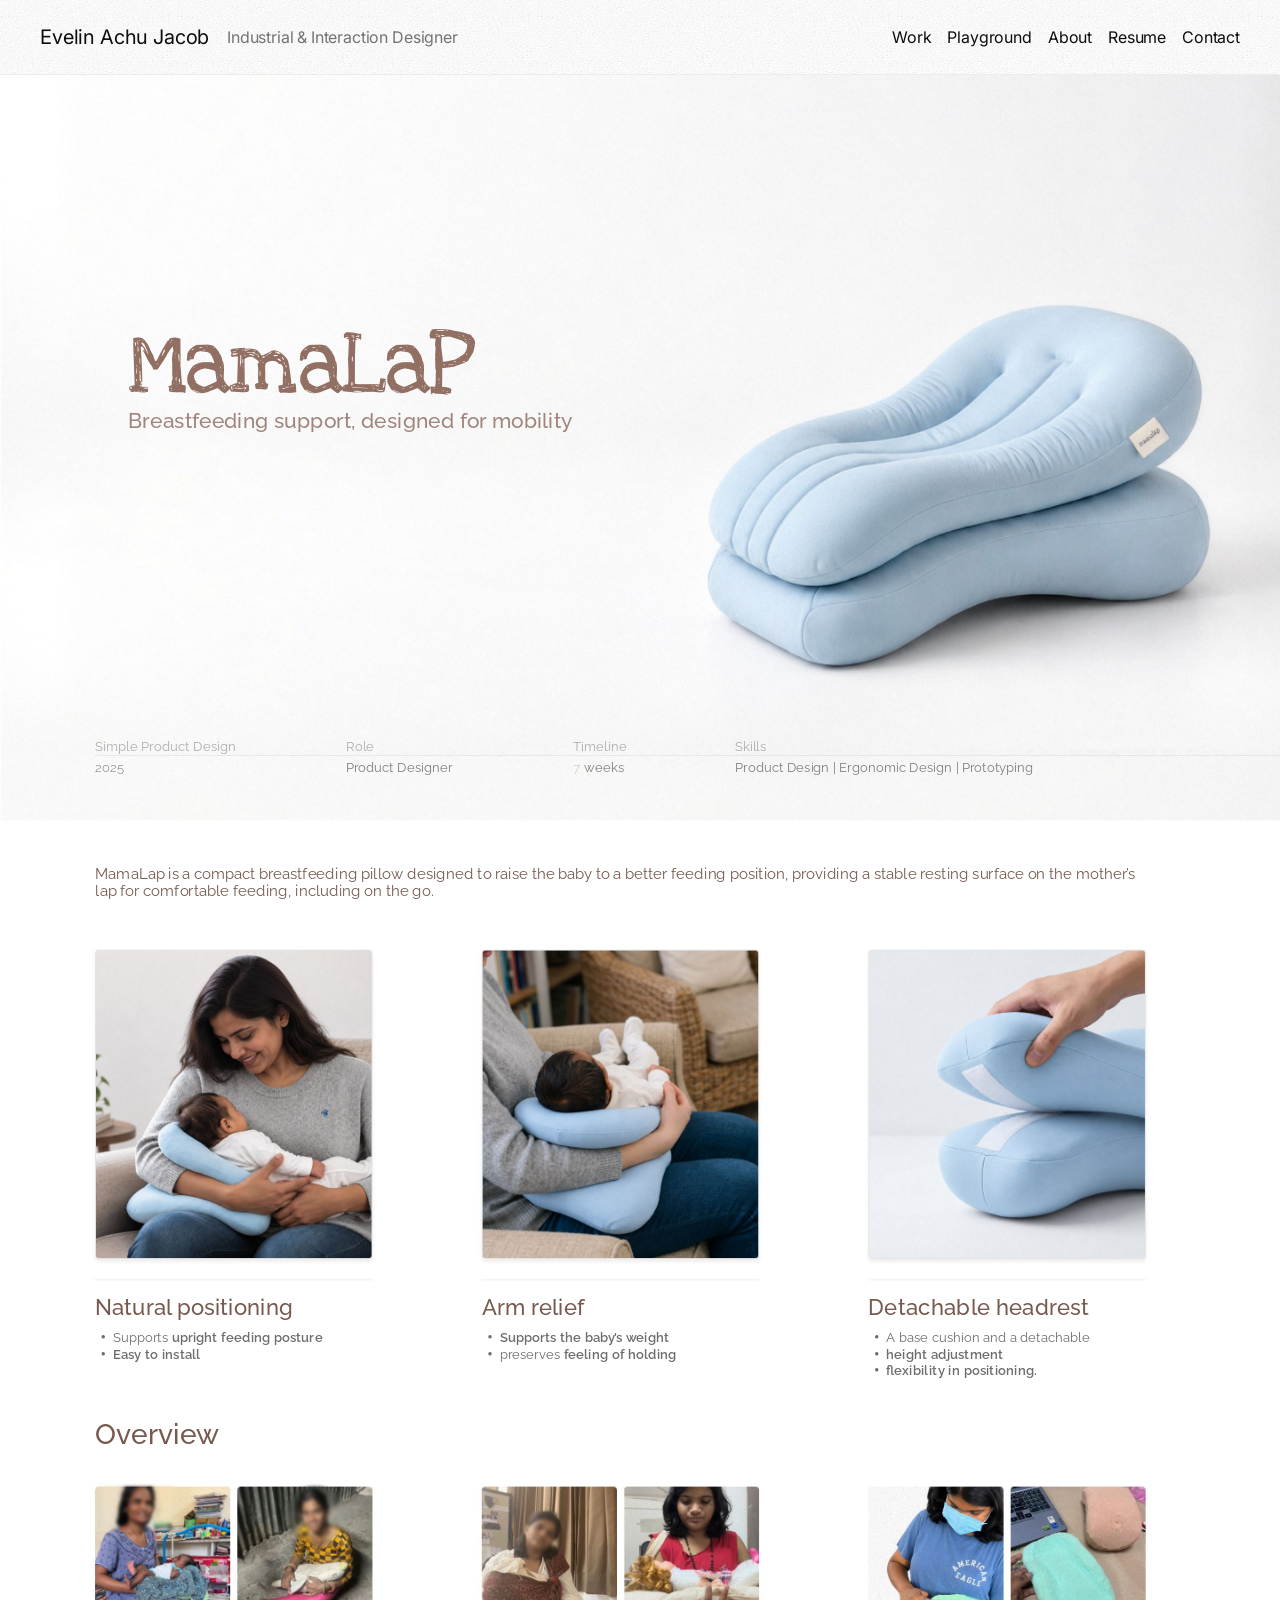
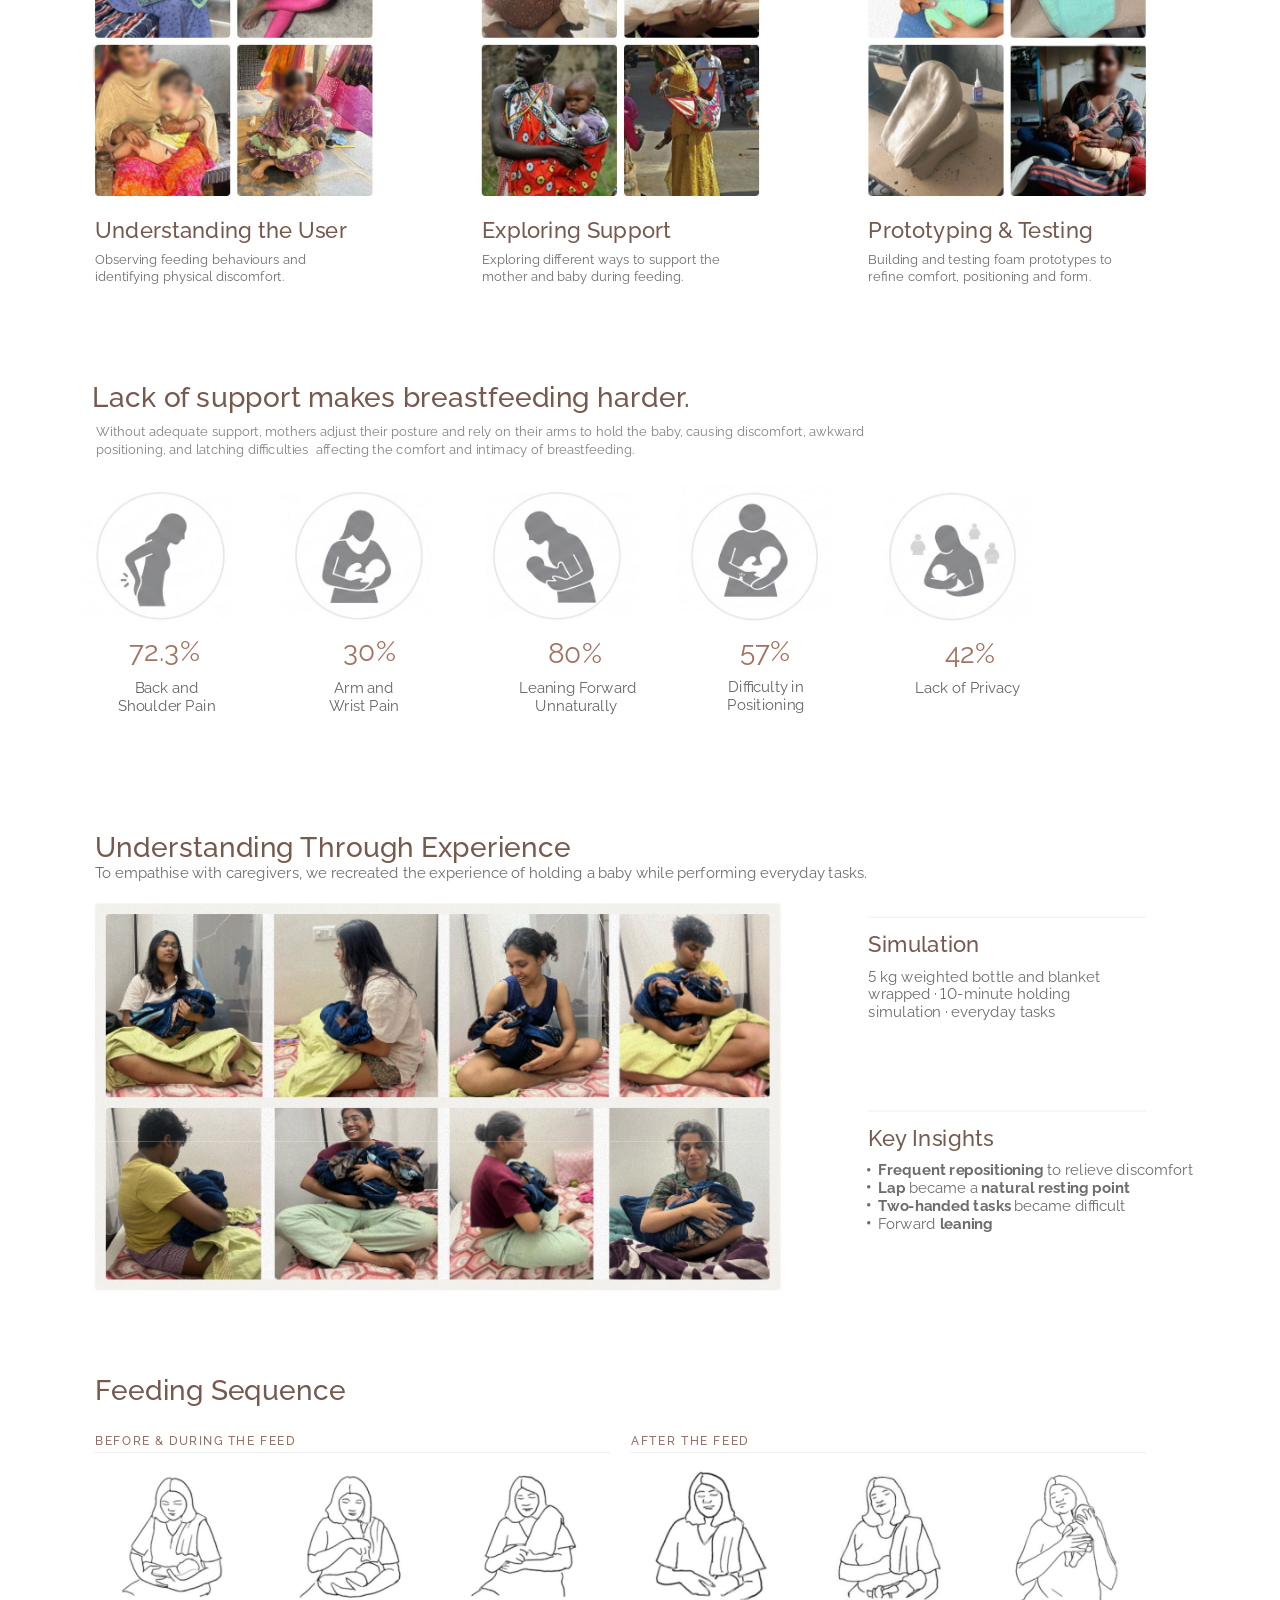
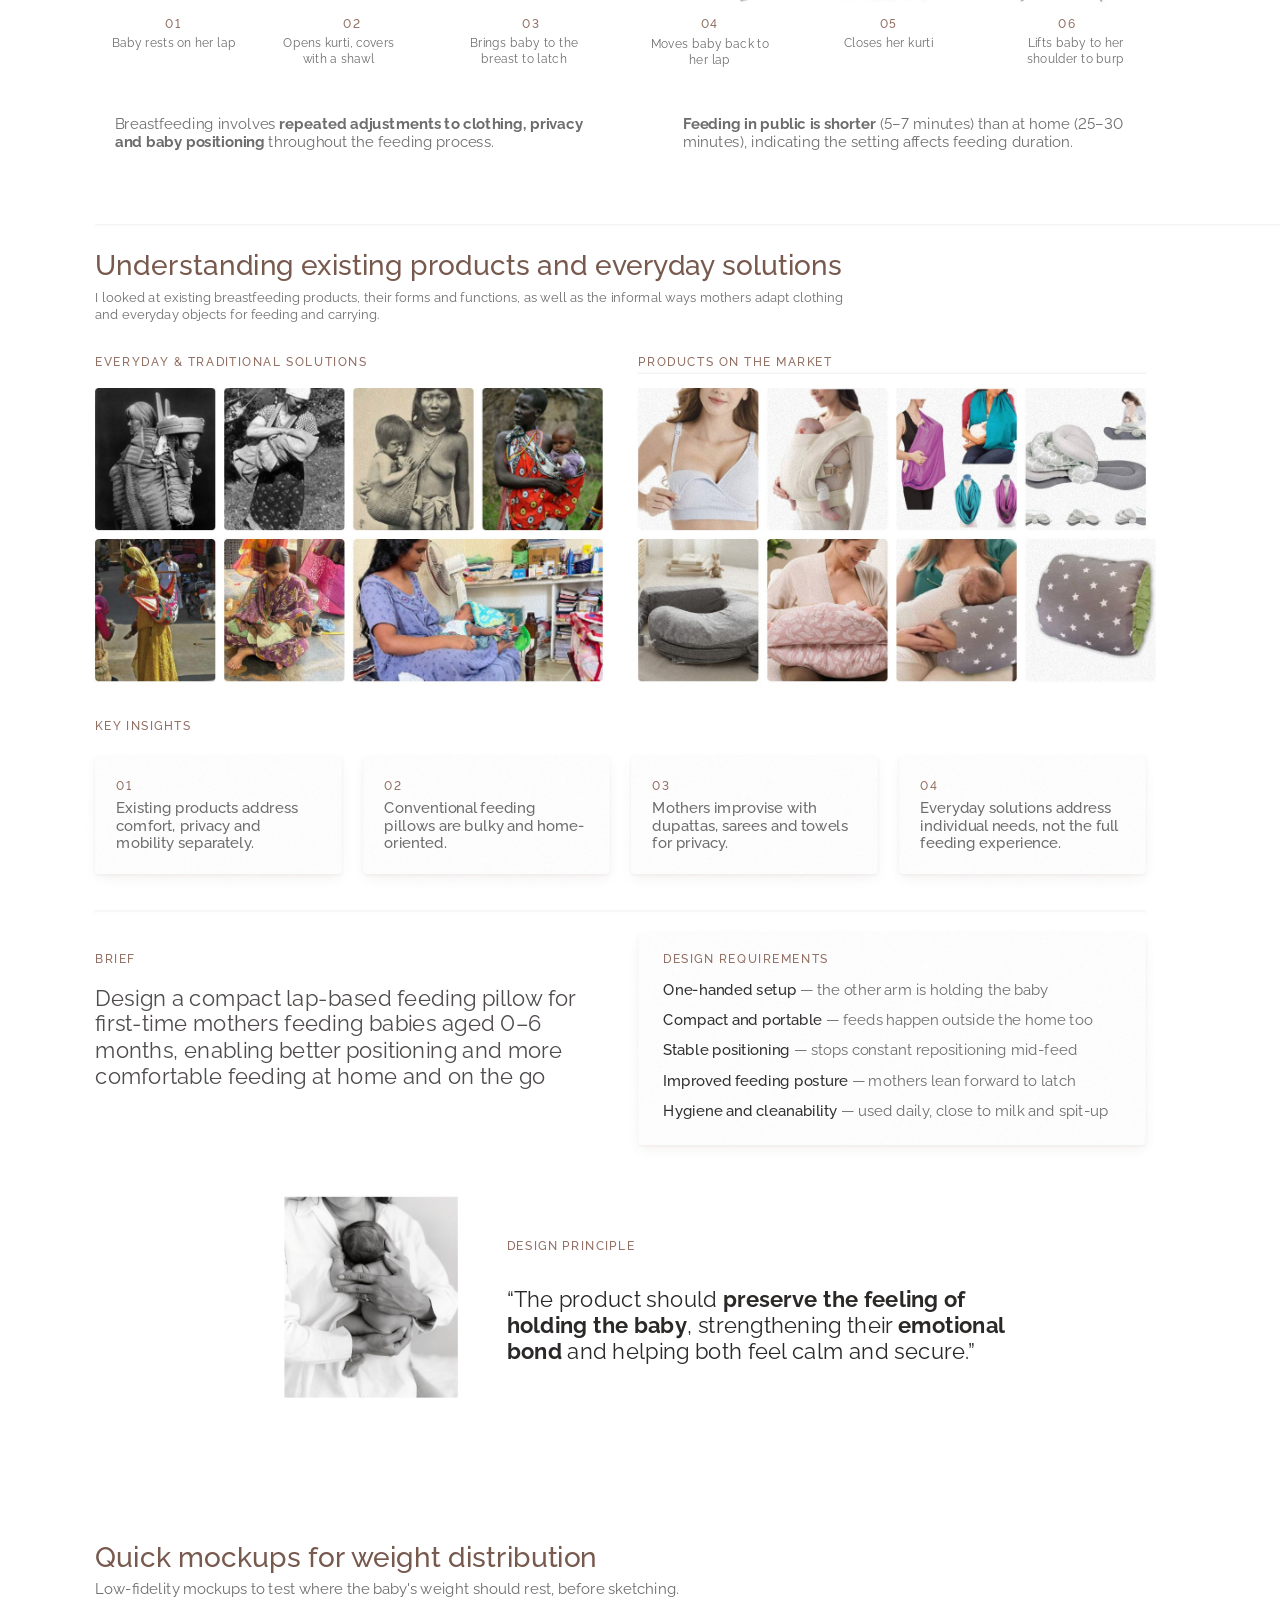
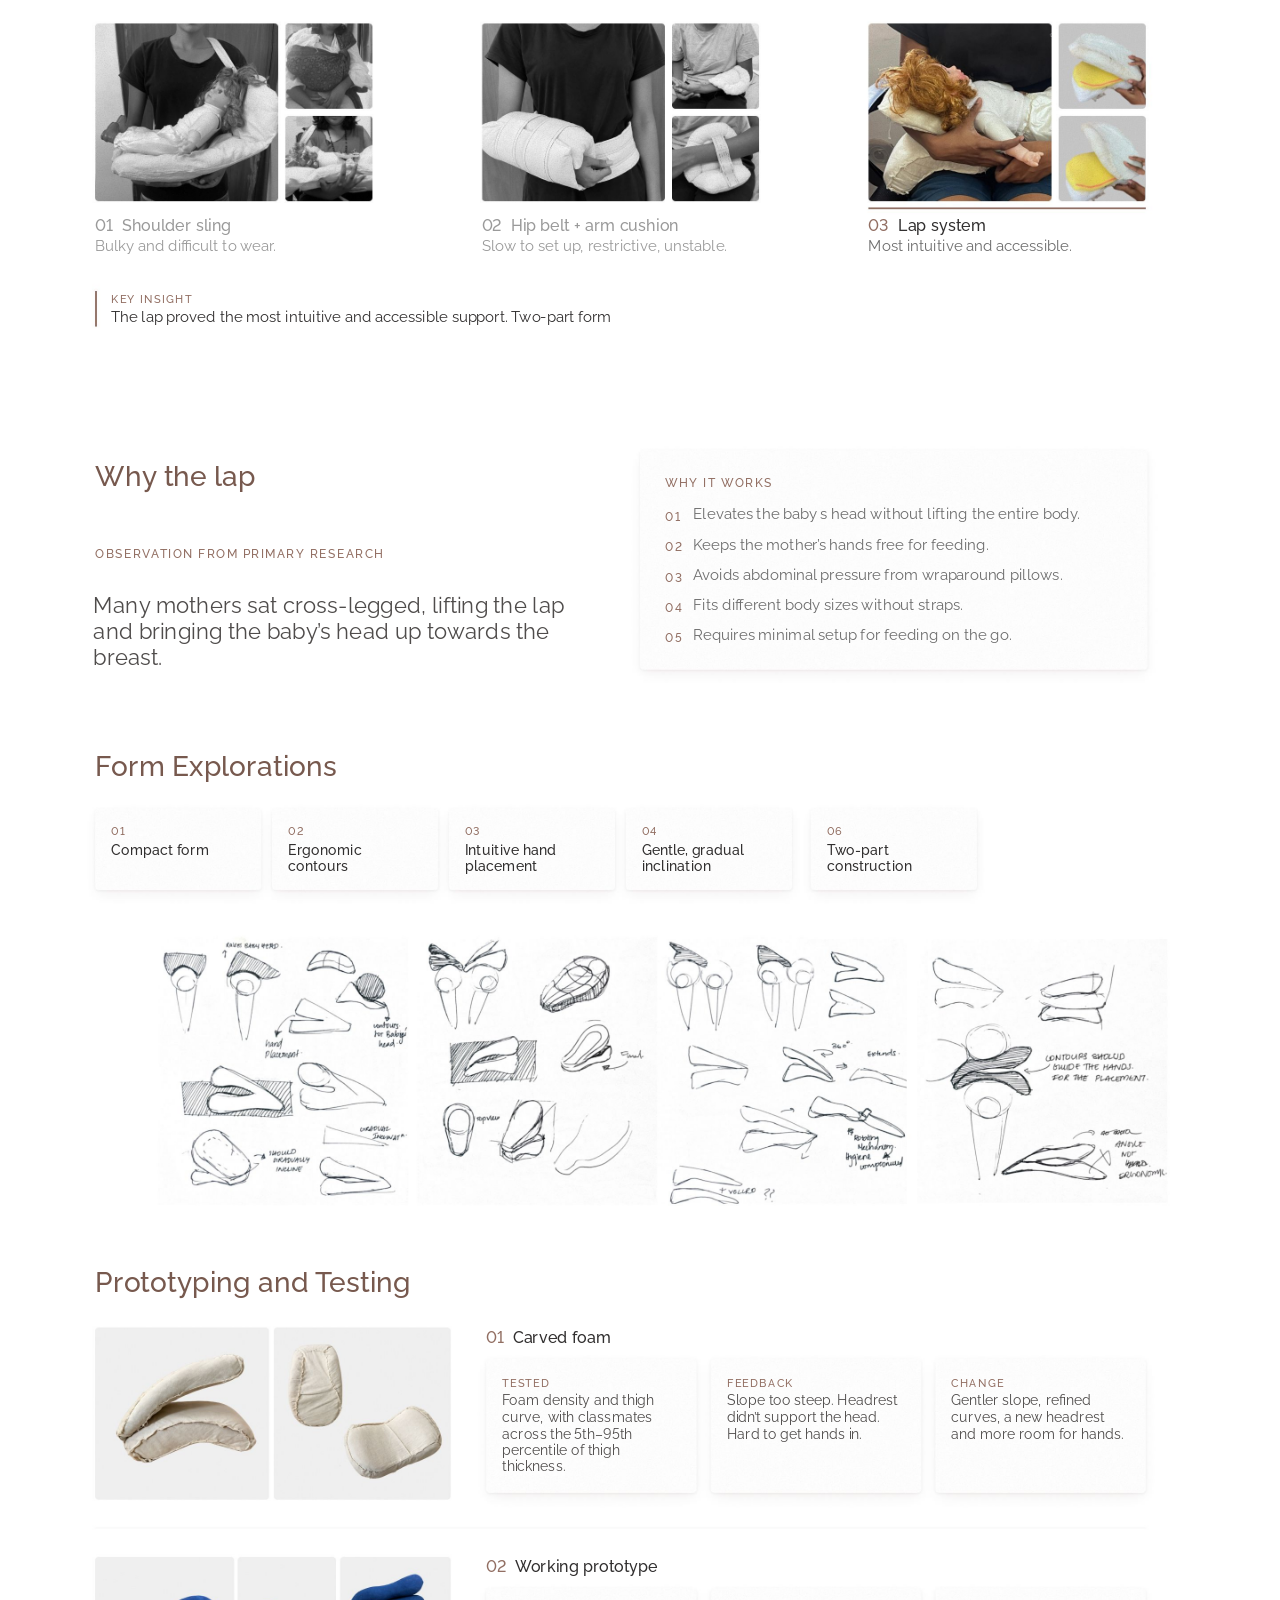
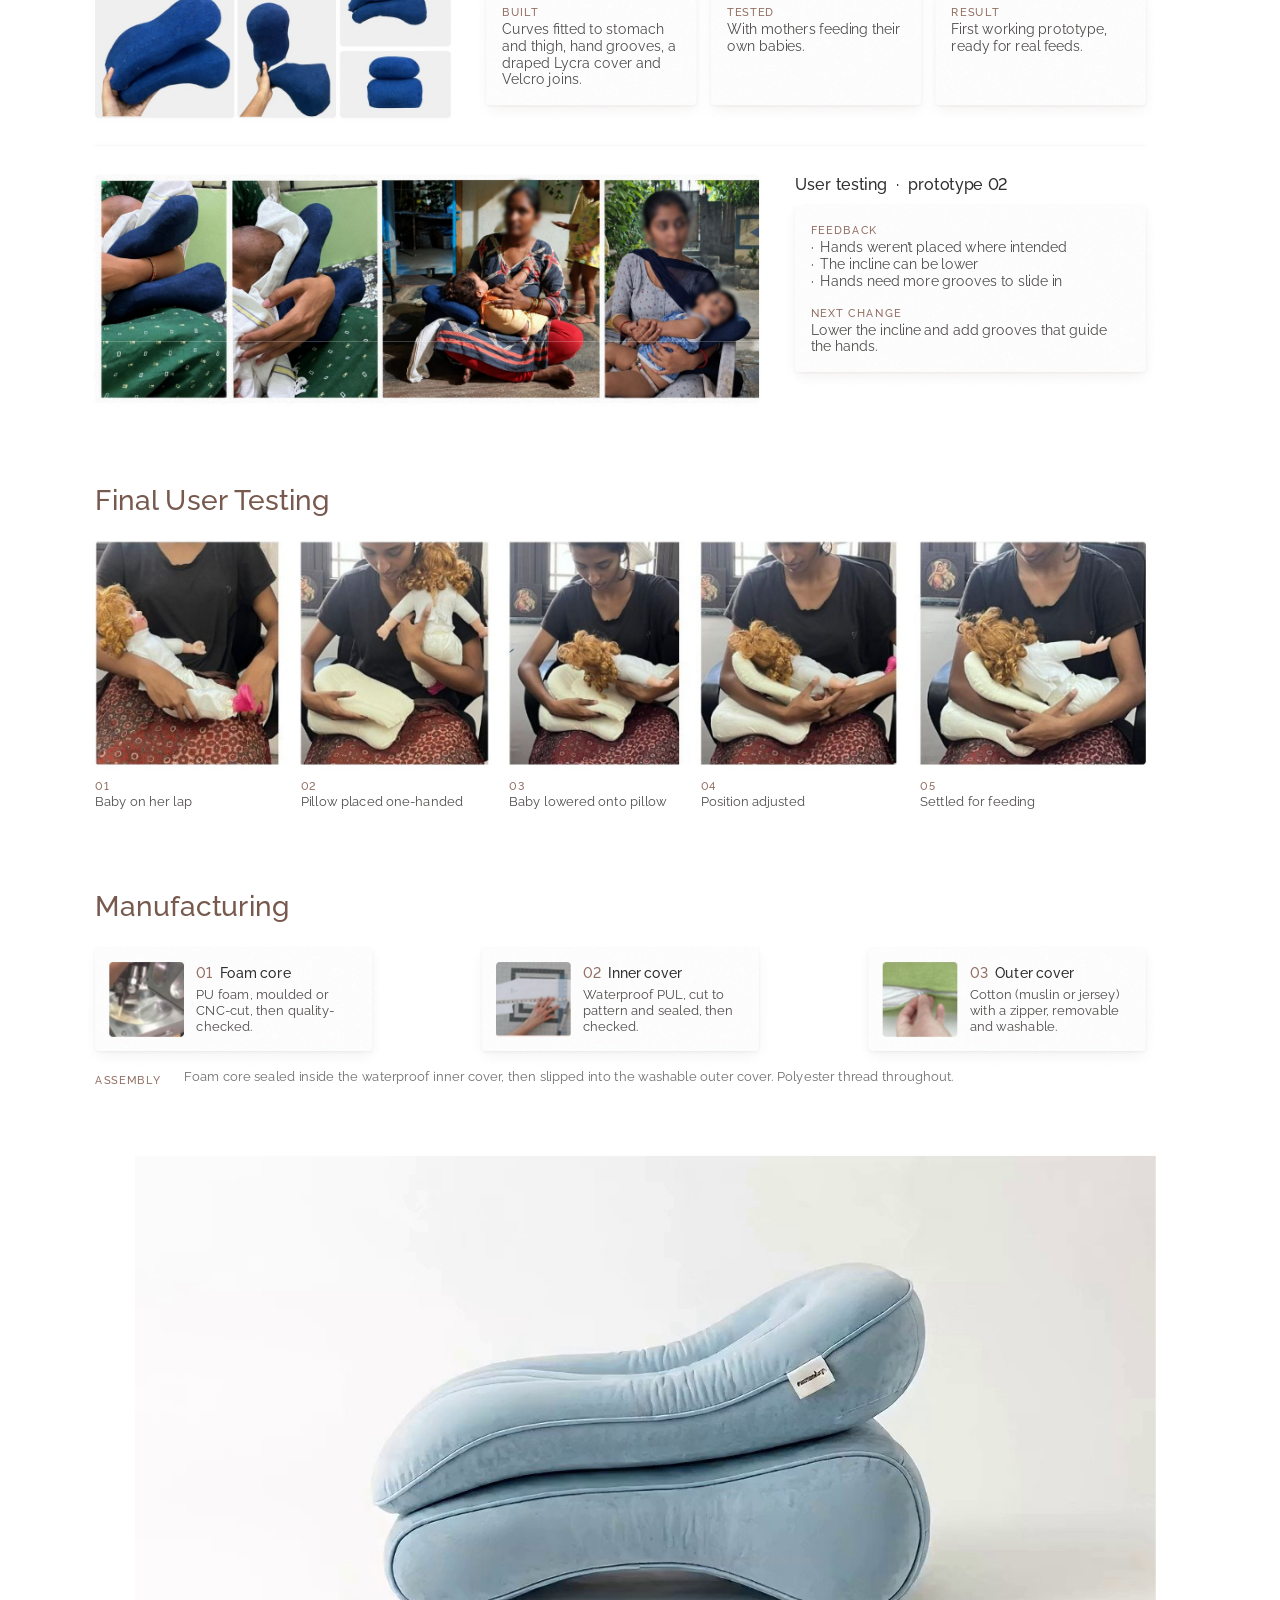
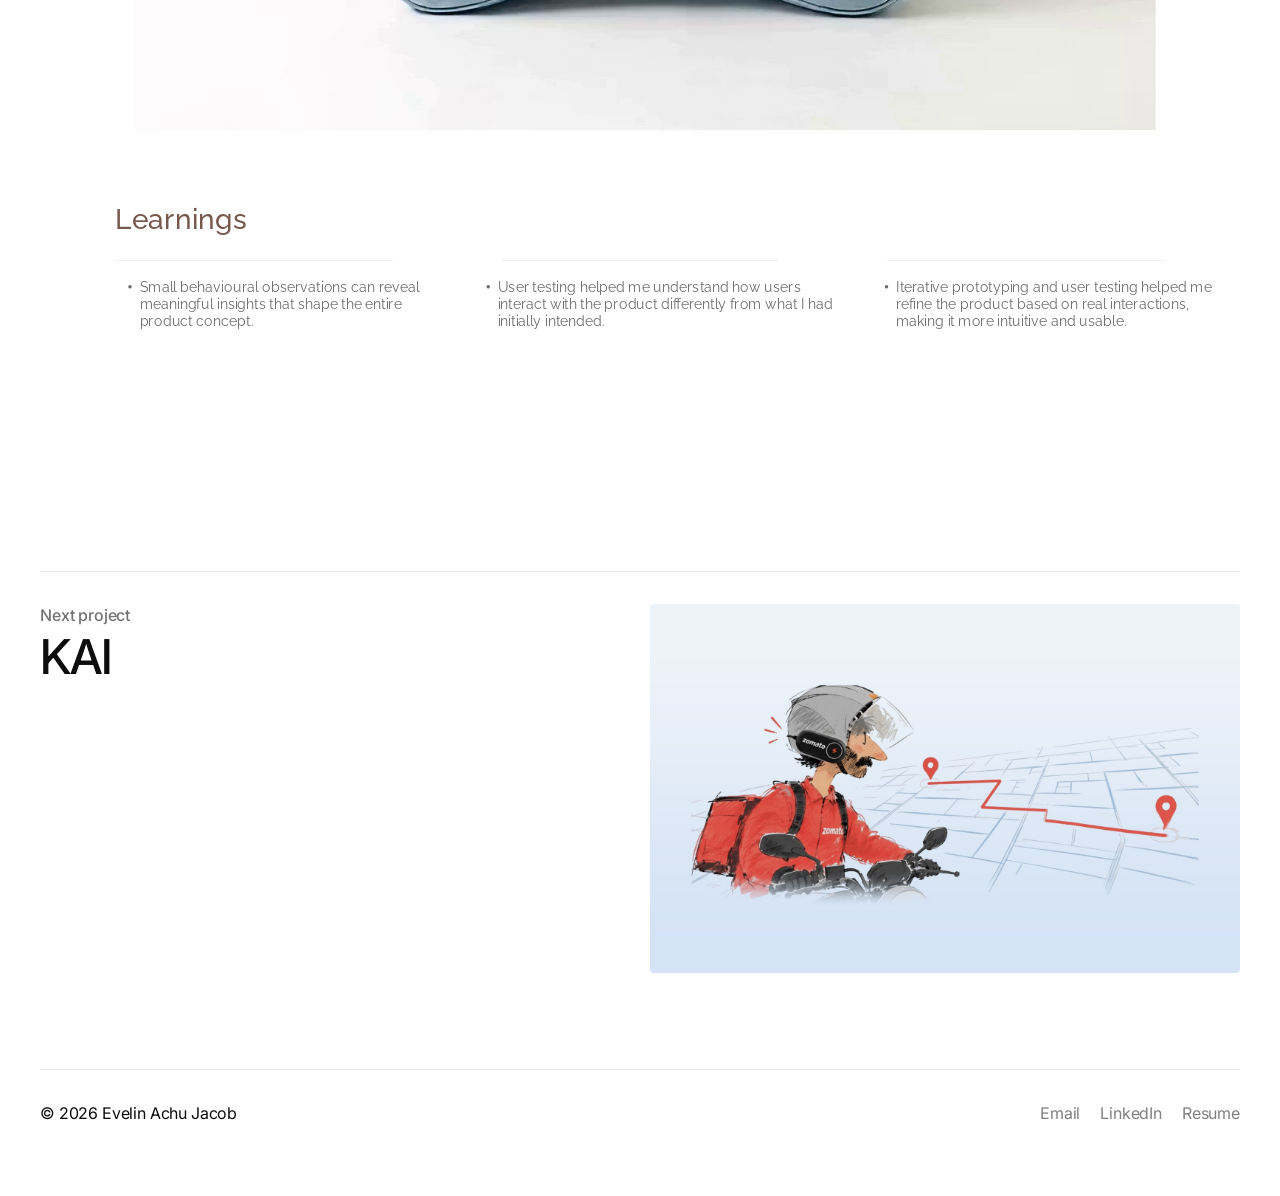
<file: mamalap.html>
<!doctype html>
<html lang="en">
<meta charset="utf-8">
<meta name="viewport" content="width=device-width,initial-scale=1">
<title>MamaLap · Evelin Achu Jacob</title>
<script data-goatcounter="https://evelin.goatcounter.com/count" async src="https://gc.zgo.at/count.js"></script>
<script src="cursor.js"></script>
<link rel="stylesheet" href="https://fonts.googleapis.com/css2?family=Raleway:wght@100;300;400;500;600;700&family=Love+Ya+Like+A+Sister&display=swap">
<link rel="stylesheet" href="https://fonts.googleapis.com/css2?family=Inter:opsz,wght@14..32,300..500&display=swap">
<link rel="stylesheet" href="next.css">
<link rel="stylesheet" href="head.css">
<style>
/* Exact copy of Figma "Desktop - 1" (MAMALAP, 1K9h724A5NtbOjFT7e9JYx, node 72:3), 1440 x 9423.
   Background tiles = every non-text layer, exported from Figma at 2x.
   Every text layer is live HTML at its Figma position, font, size and colour.
   The product animation plays over its spot in the tiles.
   The canvas scales to the full window width (up or down); nothing reflows. */
html,body{margin:0;background:#fff}
body{-webkit-font-smoothing:antialiased;overflow-x:hidden}
.cv{position:relative;width:100%;overflow:hidden}
.canvas{position:absolute;left:0;top:0;width:1440px;height:9423px;overflow:hidden;background:#fff;transform-origin:0 0}
.tile{position:absolute;left:0;width:1440px;display:block}
.vid{position:absolute;left:152px;top:8416px;width:1148px;height:646px;object-fit:cover;display:block;background:transparent}
.t{position:absolute;margin:0;line-height:normal;white-space:pre-wrap;overflow-wrap:normal}
.t.nw{white-space:nowrap}
.li{display:block;position:relative;padding-left:1.25em}
.li::before{content:"\2022";position:absolute;left:.4em;color:#6d6d6d}
.ln{display:block}
.r{font-family:"Raleway",sans-serif;font-variant-numeric:lining-nums}
.l{font-family:"Love Ya Like A Sister",cursive}
.s{font-family:-apple-system,BlinkMacSystemFont,"SF Pro Display","SF Pro Text","Raleway",system-ui,sans-serif}
.k0{font-size:100px;font-weight:400;color:#926f63;line-height:1.200;letter-spacing:-0.02em;}
.k1{font-size:24px;font-weight:500;color:#a1857b;line-height:1.174;}
.k2{font-size:15px;font-weight:400;color:rgba(127,127,127,0.62);line-height:1.174;}
.k3{font-size:15px;font-weight:300;color:#7f7f7f;line-height:1.174;}
.k4{font-size:15px;font-weight:400;color:#7f7f7f;line-height:1.174;}
.k5{font-size:15px;font-weight:100;color:#7f7f7f;line-height:1.174;}
.k6{font-size:17px;font-weight:400;color:#77594e;line-height:1.174;}
.k7{font-size:25px;font-weight:500;color:#77594e;line-height:1.174;}
.k8{font-size:15px;font-weight:400;color:#6d6d6d;line-height:1.174;}
.k9{font-size:15px;font-weight:600;color:#6d6d6d;line-height:1.174;}
.k10{font-size:15px;font-weight:700;color:#6d6d6d;line-height:1.174;}
.k11{font-size:32px;font-weight:500;color:#77594e;line-height:1.174;}
.k12{font-size:15px;font-weight:400;color:#808080;line-height:1.316;}
.k13{font-size:32px;font-weight:400;color:#a37260;line-height:1.174;}
.k14{font-size:16.9px;font-weight:400;color:#656565;line-height:1.174;}
.k15{font-size:17px;font-weight:400;color:#6d6d6d;line-height:1.174;}
.k16{font-size:17px;font-weight:700;color:#6d6d6d;line-height:1.174;}
.k17{font-size:13px;font-weight:500;color:#926f63;line-height:1.174;letter-spacing:0.14em;text-transform:uppercase;}
.k18{font-size:14px;font-weight:400;color:#6d6d6d;line-height:1.174;}
.k19{font-size:17px;font-weight:500;color:#6d6d6d;line-height:1.174;}
.k20{font-size:17px;font-weight:500;color:#312f2f;line-height:1.174;}
.k21{font-size:25px;font-weight:400;color:#4f4c4b;line-height:1.174;}
.k22{font-size:25px;font-weight:400;color:#2b2928;line-height:1.174;}
.k23{font-size:25px;font-weight:700;color:#2b2928;line-height:1.174;}
.k24{font-size:18px;font-weight:500;color:#9a9a9a;line-height:1.174;}
.k25{font-size:18px;font-weight:500;color:#926f63;line-height:1.174;}
.k26{font-size:18px;font-weight:500;color:#312f2f;line-height:1.174;}
.k27{font-size:17px;font-weight:400;color:#9a9a9a;line-height:1.174;}
.k28{font-size:12px;font-weight:500;color:#926f63;line-height:1.174;letter-spacing:0.14em;text-transform:uppercase;}
.k29{font-size:17px;font-weight:400;color:#312f2f;line-height:1.174;}
.k30{font-size:16px;font-weight:500;color:#312f2f;line-height:1.174;}
.k31{font-size:16px;font-weight:400;color:#4f4c4b;line-height:1.174;}
.k32{font-size:15px;font-weight:400;color:#4f4c4b;line-height:1.174;}
.k33{font-size:16px;font-weight:500;color:#926f63;line-height:1.174;}
.k34{font-size:16px;font-weight:400;color:#6d6d6d;line-height:1.174;}
</style>

<header class="site-head">
  <a class="name" href="./">Evelin Achu Jacob</a>
  <span class="role">Industrial &amp; Interaction Designer</span>
  <nav>
    <a class="nav-work" href="index.html#work">Work</a>
    <a href="playground.html">Playground</a>
    <a href="about.html">About</a>
    <a href="resume.pdf" target="_blank" rel="noopener" data-goatcounter-click="resume-opened" data-goatcounter-title="Resume opened" data-cursor-text="Open resume">Resume</a>
    <a href="index.html#contact">Contact</a>
  </nav>
</header>

<div class="cv" id="cv">
<div class="canvas" id="canvas">
<img class="tile" src="images/mamalap-figma/t0.jpg" style="top:0px;height:1500px" alt="MamaLap breastfeeding lap pillow, hero render">
<img class="tile" src="images/mamalap-figma/t1.jpg" style="top:1500px;height:1500px" alt="">
<img class="tile" src="images/mamalap-figma/t2.jpg" style="top:3000px;height:1500px" alt="">
<img class="tile" src="images/mamalap-figma/t3.jpg" style="top:4500px;height:1500px" alt="">
<img class="tile" src="images/mamalap-figma/t4.jpg" style="top:6000px;height:1500px" alt="">
<img class="tile" src="images/mamalap-figma/t5.jpg" style="top:7500px;height:1500px" alt="">
<img class="tile" src="images/mamalap-figma/t6.jpg" style="top:9000px;height:423px" alt="">
<video class="vid" src="images/mamalap-figma/product-animation.mp4" poster="images/mamalap-figma/video-poster.jpg" autoplay muted loop playsinline preload="metadata" aria-label="MamaLap base and headrest, product animation"></video>

<p class="t" style="left:144px;top:268px;width:710px;"><span class="l k0">MamaLaP</span></p>
<p class="t" style="left:144px;top:375px;width:632px;"><span class="r k1">Breastfeeding support, designed for mobility</span></p>
<p class="t" style="left:107px;top:746px;width:227px;"><span class="r k2">Simple Product Design</span></p>
<p class="t" style="left:389px;top:746px;width:227px;"><span class="r k2">Role</span></p>
<p class="t" style="left:645px;top:746px;width:93px;"><span class="r k2">Timeline</span></p>
<p class="t" style="left:827px;top:746px;width:93px;"><span class="r k2">Skills</span></p>
<p class="t" style="left:107px;top:770px;width:272px;"><span class="s k3">2025</span></p>
<p class="t" style="left:389px;top:770px;width:227px;"><span class="r k4">Product Designer</span></p>
<p class="t" style="left:645px;top:770px;width:97px;"><span class="s k5">7 </span><span class="r k4">weeks</span></p>
<p class="t" style="left:827px;top:770px;width:566px;"><span class="r k4">Product Design | Ergonomic Design | Prototyping  </span></p>
<p class="t" style="left:107px;top:889px;width:1182px;"><span class="r k6">MamaLap is a compact breastfeeding pillow designed to raise the baby to a better feeding position, providing a stable resting surface on the mother’s lap for comfortable feeding, including on the go.</span></p>
<p class="t" style="left:107px;top:1372px;width:312px;"><span class="r k7">Natural positioning</span></p>
<p class="t" style="left:542px;top:1372px;width:312px;"><span class="r k7">Arm relief</span></p>
<p class="t" style="left:977px;top:1372px;width:312px;"><span class="r k7">Detachable headrest</span></p>
<p class="t" style="left:107px;top:1411px;width:312px;"><span class="li"><span class="r k8">Supports </span><span class="r k9">upright feeding posture</span></span><span class="li"><span class="r k9">Easy to install</span><span class="r k8"> </span></span></p>
<p class="t" style="left:542px;top:1411px;width:312px;"><span class="li"><span class="r k9">Supports the baby’s weight</span><span class="r k8"> </span></span><span class="li"><span class="r k8">preserves </span><span class="r k9">feeling of holding </span></span></p>
<p class="t" style="left:977px;top:1411px;width:312px;"><span class="li"><span class="r k8">A base cushion and a detachable</span></span><span class="li"><span class="r k9">height adjustment</span><span class="r k10">  </span></span><span class="li"><span class="r k9">flexibility in positioning.</span></span></p>
<p class="t" style="left:107px;top:1510px;width:1042px;"><span class="r k11">Overview </span></p>
<p class="t" style="left:107px;top:1960px;width:312px;"><span class="r k7">Understanding the User</span></p>
<p class="t" style="left:542px;top:1960px;width:312px;"><span class="r k7">Exploring Support</span></p>
<p class="t" style="left:977px;top:1960px;width:312px;"><span class="r k7">Prototyping &amp; Testing</span></p>
<p class="t" style="left:107px;top:1999px;width:312px;"><span class="r k8">Observing feeding behaviours and identifying physical discomfort.</span></p>
<p class="t" style="left:542px;top:1999px;width:312px;"><span class="r k8">Exploring different ways to support the mother and baby during feeding.</span></p>
<p class="t" style="left:977px;top:1999px;width:312px;"><span class="r k8">Building and testing foam prototypes to refine comfort, positioning and form.</span></p>
<p class="t" style="left:96px;top:2144px;width:1042px;"><span class="r k11"> Lack of support makes breastfeeding harder.</span></p>
<p class="t" style="left:108px;top:2192px;width:933px;"><span class="r k12">Without adequate support, mothers adjust their posture and rely on their arms to hold the baby, causing discomfort, awkward positioning, and latching difficulties  affecting the comfort and intimacy of breastfeeding.</span></p>
<p class="t" style="left:145px;top:2429px;width:106px;"><span class="s k13">72.3%</span></p>
<p class="t" style="left:386px;top:2429px;width:68px;"><span class="s k13">30%</span></p>
<p class="t" style="left:832px;top:2429px;width:65px;"><span class="s k13">57%</span></p>
<p class="t" style="left:616px;top:2432px;width:68px;"><span class="s k13">80%</span></p>
<p class="t" style="left:1063px;top:2432px;width:103px;"><span class="s k13">42%</span></p>
<p class="t" style="left:800.9px;top:2479px;width:122px;text-align:center;"><span class="r k14">Difficulty in Positioning</span></p>
<p class="t" style="left:122px;top:2479.9px;width:131px;text-align:center;"><span class="r k14">Back and Shoulder Pain</span></p>
<p class="t" style="left:361.7px;top:2479.9px;width:96px;text-align:center;"><span class="r k14">Arm and Wrist Pain</span></p>
<p class="t" style="left:578.1px;top:2479.9px;width:144px;text-align:center;"><span class="r k14">Leaning Forward Unnaturally </span></p>
<p class="t" style="left:1029.8px;top:2479.9px;width:126px;"><span class="r k14">Lack of Privacy</span></p>
<p class="t" style="left:107px;top:2650px;width:1182px;"><span class="r k11">Understanding Through Experience</span></p>
<p class="t" style="left:107px;top:2688px;width:1182px;"><span class="r k15">To empathise with caregivers, we recreated the experience of holding a baby while performing everyday tasks.</span></p>
<p class="t" style="left:977px;top:2764px;width:312px;"><span class="r k7">Simulation</span></p>
<p class="t" style="left:977px;top:2805px;width:312px;"><span class="r k15">5 kg weighted bottle and blanket wrapped · 10-minute holding simulation · everyday tasks</span></p>
<p class="t" style="left:977px;top:2982px;width:312px;"><span class="r k7">Key Insights</span></p>
<p class="t" style="left:968px;top:3023px;width:399px;"><span class="li"><span class="r k16">Frequent repositioning </span><span class="r k15">to relieve discomfort</span></span><span class="li"><span class="r k16">Lap</span><span class="r k15"> became a </span><span class="r k16">natural resting point</span></span><span class="li"><span class="r k16">Two-handed tasks</span><span class="r k15"> became difficult</span></span><span class="li"><span class="r k15">Forward</span><span class="r k16"> leaning</span></span></p>
<p class="t nw" style="left:107px;top:3261px;"><span class="r k11">Feeding Sequence</span></p>
<p class="t" style="left:107px;top:3327px;width:579px;"><span class="r k17">Before &amp; during the feed</span></p>
<p class="t" style="left:710px;top:3327px;width:579px;"><span class="r k17">After the feed</span></p>
<p class="t" style="left:107px;top:3533.4px;width:177px;text-align:center;"><span class="r k17">01</span></p>
<p class="t" style="left:308px;top:3533.4px;width:177px;text-align:center;"><span class="r k17">02</span></p>
<p class="t" style="left:509px;top:3533.4px;width:177px;text-align:center;"><span class="r k17">03</span></p>
<p class="t" style="left:710px;top:3533.4px;width:177px;text-align:center;"><span class="r k17">04</span></p>
<p class="t" style="left:911px;top:3533.4px;width:177px;text-align:center;"><span class="r k17">05</span></p>
<p class="t" style="left:1112px;top:3533.4px;width:177px;text-align:center;"><span class="r k17">06</span></p>
<p class="t" style="left:308px;top:3554px;width:146px;text-align:center;"><span class="r k18">Opens kurti, covers with a shawl</span></p>
<p class="t" style="left:509px;top:3554px;width:161px;text-align:center;"><span class="r k18">Brings baby to the breast to latch</span></p>
<p class="t" style="left:1131px;top:3554px;width:158px;text-align:center;"><span class="r k18">Lifts baby to her shoulder to burp</span></p>
<p class="t" style="left:107px;top:3554.4px;width:177px;text-align:center;"><span class="r k18">Baby rests on her lap</span></p>
<p class="t" style="left:911px;top:3554.4px;width:177px;text-align:center;"><span class="r k18">Closes her kurti</span></p>
<p class="t" style="left:728px;top:3556px;width:141px;text-align:center;"><span class="r k18">Moves baby back to her lap</span></p>
<p class="t" style="left:129px;top:3646px;width:529px;"><span class="r k15">Breastfeeding involves</span><span class="r k16"> repeated adjustments to clothing, privacy and baby positioning </span><span class="r k15">throughout the feeding process.</span></p>
<p class="t" style="left:768px;top:3646px;width:529px;"><span class="r k16">Feeding in public is shorter </span><span class="r k15">(5–7 minutes) than at home (25–30 minutes), indicating the setting affects feeding duration.</span></p>
<p class="t nw" style="left:107px;top:3795px;"><span class="r k11">Understanding existing products and everyday solutions</span></p>
<p class="t" style="left:107px;top:3841px;width:842px;"><span class="r k8">I looked at existing breastfeeding products, their forms and functions, as well as the informal ways mothers adapt clothing and everyday objects for feeding and carrying.</span></p>
<p class="t" style="left:107px;top:3913px;width:571px;"><span class="r k17">Everyday &amp; traditional solutions</span></p>
<p class="t" style="left:718px;top:3913px;width:571px;"><span class="r k17">Products on the market</span></p>
<p class="t" style="left:107px;top:4323px;width:1182px;"><span class="r k17">Key insights</span></p>
<p class="t" style="left:131px;top:4390px;width:230px;"><span class="r k17">01</span></p>
<p class="t" style="left:432.5px;top:4390px;width:230px;"><span class="r k17">02</span></p>
<p class="t" style="left:734px;top:4390px;width:230px;"><span class="r k17">03</span></p>
<p class="t" style="left:1035.5px;top:4390px;width:230px;"><span class="r k17">04</span></p>
<p class="t" style="left:131px;top:4415px;width:230px;"><span class="r k19">Existing products address comfort, privacy and mobility separately.</span></p>
<p class="t" style="left:432.5px;top:4415px;width:230px;"><span class="r k19">Conventional feeding pillows are bulky and home-oriented.</span></p>
<p class="t" style="left:734px;top:4415px;width:230px;"><span class="r k19">Mothers improvise with dupattas, sarees and towels for privacy.</span></p>
<p class="t" style="left:1035.5px;top:4415px;width:230px;"><span class="r k19">Everyday solutions address individual needs, not the full feeding experience.</span></p>
<p class="t" style="left:107px;top:4585px;width:1182px;"><span class="r k17">Brief</span></p>
<p class="t" style="left:746px;top:4585px;width:515px;"><span class="r k17">Design requirements</span></p>
<p class="t" style="left:746px;top:4620px;width:515px;"><span class="r k20">One-handed setup</span><span class="r k15"> — the other arm is holding the baby</span></p>
<p class="t" style="left:107px;top:4624px;width:571px;"><span class="r k21">Design a compact lap-based feeding pillow for first-time mothers feeding babies aged 0–6 months, enabling better positioning and more comfortable feeding at home and on the go</span></p>
<p class="t" style="left:746px;top:4654px;width:515px;"><span class="r k20">Compact and portable</span><span class="r k15"> — feeds happen outside the home too</span></p>
<p class="t" style="left:746px;top:4688px;width:515px;"><span class="r k20">Stable positioning</span><span class="r k15"> — stops constant repositioning mid-feed</span></p>
<p class="t" style="left:746px;top:4722px;width:515px;"><span class="r k20">Improved feeding posture</span><span class="r k15"> — mothers lean forward to latch</span></p>
<p class="t" style="left:746px;top:4756px;width:515px;"><span class="r k20">Hygiene and cleanability</span><span class="r k15"> — used daily, close to milk and spit-up</span></p>
<p class="t" style="left:570px;top:4908px;width:719px;"><span class="r k17">Design principle</span></p>
<p class="t" style="left:570px;top:4963px;width:571px;"><span class="r k22">“The product should </span><span class="r k23">preserve the feeling of holding the baby</span><span class="r k22">, strengthening their </span><span class="r k23">emotional bond </span><span class="r k22">and helping both feel calm and secure.”</span></p>
<p class="t nw" style="left:107px;top:5248px;"><span class="r k11">Quick mockups for weight distribution</span></p>
<p class="t" style="left:107px;top:5294px;width:1182px;"><span class="r k15">Low-fidelity mockups to test where the baby's weight should rest, before sketching.</span></p>
<p class="t" style="left:107px;top:5558px;width:312px;"><span class="r k24">01  Shoulder sling</span></p>
<p class="t" style="left:542px;top:5558px;width:312px;"><span class="r k24">02  Hip belt + arm cushion</span></p>
<p class="t" style="left:977px;top:5558px;width:312px;"><span class="r k25">03</span><span class="r k26">  Lap system</span></p>
<p class="t" style="left:107px;top:5583px;width:312px;"><span class="r k27">Bulky and difficult to wear.</span></p>
<p class="t" style="left:542px;top:5583px;width:312px;"><span class="r k27">Slow to set up, restrictive, unstable.</span></p>
<p class="t" style="left:977px;top:5583px;width:312px;"><span class="r k15">Most intuitive and accessible.</span></p>
<p class="t" style="left:125px;top:5643px;width:1100px;"><span class="r k28">Key insight</span></p>
<p class="t" style="left:125px;top:5663px;width:1100px;"><span class="r k29">The lap proved the most intuitive and accessible support. Two-part form </span></p>
<p class="t nw" style="left:107px;top:5832px;"><span class="r k11">Why the lap</span></p>
<p class="t" style="left:748px;top:5850px;width:515px;"><span class="r k17">Why it works</span></p>
<p class="t" style="left:780px;top:5885px;width:483px;"><span class="r k15">Elevates the baby s head without lifting the entire body.</span></p>
<p class="t" style="left:748px;top:5888px;width:28px;"><span class="r k17">01</span></p>
<p class="t" style="left:780px;top:5919px;width:483px;"><span class="r k15">Keeps the mother’s hands free for feeding.</span></p>
<p class="t" style="left:748px;top:5922px;width:28px;"><span class="r k17">02</span></p>
<p class="t" style="left:107px;top:5929px;width:571px;"><span class="r k17">Observation from primary research</span></p>
<p class="t" style="left:780px;top:5953px;width:483px;"><span class="r k15">Avoids abdominal pressure from wraparound pillows.</span></p>
<p class="t" style="left:748px;top:5956px;width:28px;"><span class="r k17">03</span></p>
<p class="t" style="left:105px;top:5982px;width:571px;"><span class="r k21">Many mothers sat cross-legged, lifting the lap and bringing the baby’s head up towards the breast.</span></p>
<p class="t" style="left:780px;top:5987px;width:483px;"><span class="r k15">Fits different body sizes without straps.</span></p>
<p class="t" style="left:748px;top:5990px;width:28px;"><span class="r k17">04</span></p>
<p class="t" style="left:780px;top:6021px;width:483px;"><span class="r k15">Requires minimal setup for feeding on the go.</span></p>
<p class="t" style="left:748px;top:6024px;width:28px;"><span class="r k17">05</span></p>
<p class="t nw" style="left:107px;top:6159px;"><span class="r k11">Form Explorations</span></p>
<p class="t" style="left:125px;top:6241px;width:151px;"><span class="r k28">01</span></p>
<p class="t" style="left:324px;top:6241px;width:151px;"><span class="r k28">02</span></p>
<p class="t" style="left:523px;top:6241px;width:151px;"><span class="r k28">03</span></p>
<p class="t" style="left:722px;top:6241px;width:151px;"><span class="r k28">04</span></p>
<p class="t" style="left:930px;top:6241px;width:151px;"><span class="r k28">06</span></p>
<p class="t" style="left:125px;top:6263px;width:151px;"><span class="r k30">Compact form</span></p>
<p class="t" style="left:324px;top:6263px;width:151px;"><span class="r k30">Ergonomic contours</span></p>
<p class="t" style="left:523px;top:6263px;width:151px;"><span class="r k30">Intuitive hand placement</span></p>
<p class="t" style="left:722px;top:6263px;width:151px;"><span class="r k30">Gentle, gradual inclination</span></p>
<p class="t" style="left:930px;top:6263px;width:151px;"><span class="r k30">Two-part construction</span></p>
<p class="t nw" style="left:107px;top:6739px;"><span class="r k11">Prototyping and Testing</span></p>
<p class="t" style="left:547px;top:6809px;width:742px;"><span class="r k25">01</span><span class="r k26">  Carved foam</span></p>
<p class="t" style="left:565px;top:6862px;width:201px;"><span class="r k28">Tested</span></p>
<p class="t" style="left:817.7px;top:6862px;width:201px;"><span class="r k28">Feedback</span></p>
<p class="t" style="left:1070.3px;top:6862px;width:201px;"><span class="r k28">Change</span></p>
<p class="t" style="left:565px;top:6882px;width:201px;"><span class="r k31">Foam density and thigh curve, with classmates across the 5th–95th percentile of thigh thickness.</span></p>
<p class="t" style="left:817.7px;top:6882px;width:201px;"><span class="r k31">Slope too steep. Headrest didn’t support the head. Hard to get hands in.</span></p>
<p class="t" style="left:1070.3px;top:6882px;width:201px;"><span class="r k31">Gentler slope, refined curves, a new headrest and more room for hands.</span></p>
<p class="t" style="left:547px;top:7067px;width:742px;"><span class="r k25">02</span><span class="r k26">  Working prototype</span></p>
<p class="t" style="left:565px;top:7120px;width:201px;"><span class="r k28">Built</span></p>
<p class="t" style="left:817.7px;top:7120px;width:201px;"><span class="r k28">Tested</span></p>
<p class="t" style="left:1070.3px;top:7120px;width:201px;"><span class="r k28">Result</span></p>
<p class="t" style="left:565px;top:7140px;width:201px;"><span class="r k31">Curves fitted to stomach and thigh, hand grooves, a draped Lycra cover and Velcro joins.</span></p>
<p class="t" style="left:817.7px;top:7140px;width:201px;"><span class="r k31">With mothers feeding their own babies.</span></p>
<p class="t" style="left:1070.3px;top:7140px;width:201px;"><span class="r k31">First working prototype, ready for real feeds.</span></p>
<p class="t" style="left:894px;top:7312px;width:395px;"><span class="r k26">User testing  ·  prototype 02</span></p>
<p class="t" style="left:912px;top:7365px;width:359px;"><span class="r k28">Feedback</span></p>
<p class="t" style="left:912px;top:7385px;width:359px;"><span class="r k31">·  Hands weren’t placed where intended</span><br><span class="r k31">·  The incline can be lower</span><br><span class="r k31">·  Hands need more grooves to slide in</span></p>
<p class="t" style="left:912px;top:7458px;width:359px;"><span class="r k28">Next change</span></p>
<p class="t" style="left:912px;top:7478px;width:359px;"><span class="r k31">Lower the incline and add grooves that guide the hands.</span></p>
<p class="t nw" style="left:107px;top:7659px;"><span class="r k11">Final User Testing</span></p>
<p class="t" style="left:107px;top:7989.8px;width:206px;"><span class="r k28">01</span></p>
<p class="t" style="left:338.4px;top:7989.8px;width:210px;"><span class="r k28">02</span></p>
<p class="t" style="left:573.1px;top:7989.8px;width:191px;"><span class="r k28">03</span></p>
<p class="t" style="left:788.4px;top:7989.8px;width:220px;"><span class="r k28">04</span></p>
<p class="t" style="left:1034.9px;top:7989.8px;width:255px;"><span class="r k28">05</span></p>
<p class="t" style="left:107px;top:8007.8px;width:206px;"><span class="r k32">Baby on her lap</span></p>
<p class="t" style="left:338.4px;top:8007.8px;width:210px;"><span class="r k32">Pillow placed one-handed</span></p>
<p class="t" style="left:573.1px;top:8007.8px;width:191px;"><span class="r k32">Baby lowered onto pillow</span></p>
<p class="t" style="left:788.4px;top:8007.8px;width:220px;"><span class="r k32">Position adjusted</span></p>
<p class="t" style="left:1034.9px;top:8007.8px;width:255px;"><span class="r k32">Settled for feeding</span></p>
<p class="t nw" style="left:107px;top:8116px;"><span class="r k11">Manufacturing</span></p>
<p class="t" style="left:221px;top:8201.5px;width:182px;"><span class="r k33">01</span><span class="r k30">  Foam core</span></p>
<p class="t" style="left:656px;top:8201.5px;width:182px;"><span class="r k33">02</span><span class="r k30">  Inner cover</span></p>
<p class="t" style="left:1091px;top:8201.5px;width:182px;"><span class="r k33">03</span><span class="r k30">  Outer cover</span></p>
<p class="t" style="left:221px;top:8224.5px;width:182px;"><span class="r k32">PU foam, moulded or CNC-cut, then quality-checked.</span></p>
<p class="t" style="left:656px;top:8224.5px;width:182px;"><span class="r k32">Waterproof PUL, cut to pattern and sealed, then checked.</span></p>
<p class="t" style="left:1091px;top:8224.5px;width:182px;"><span class="r k32">Cotton (muslin or jersey) with a zipper, removable and washable.</span></p>
<p class="t" style="left:207px;top:8318px;width:1082px;"><span class="r k8">Foam core sealed inside the waterproof inner cover, then slipped into the washable outer cover. Polyester thread throughout.</span></p>
<p class="t" style="left:107px;top:8321px;width:90px;"><span class="r k28">Assembly</span></p>
<p class="t nw" style="left:129px;top:9143px;"><span class="r k11">Learnings</span></p>
<p class="t" style="left:137px;top:9230px;width:367px;"><span class="li"><span class="r k34">Small behavioural observations can reveal meaningful insights that shape the entire product concept.</span></span></p>
<p class="t" style="left:540px;top:9230px;width:401px;"><span class="li"><span class="r k34">User testing helped me understand how users interact with the product differently from what I had initially intended.</span></span></p>
<p class="t" style="left:988px;top:9230px;width:401px;"><span class="li"><span class="r k34">Iterative prototyping and user testing helped me refine the product based on real interactions, making it more intuitive and usable.</span></span></p>
</div>
</div>

<section class="nx">
  <a class="nx-card" href="kai.html" data-cursor-text="Explore">
    <div><p class="nx-label">Next project</p><p class="nx-title">KAI</p></div>
    <div class="nx-img"><img src="images/home/kai.jpg?v=1030" alt="KAI" loading="lazy"></div>
  </a>
  <footer class="nx-ft">
    <span>&copy; 2026 Evelin Achu Jacob</span>
    <span class="links">
      <a href="mailto:jacobevelyn009@gmail.com">Email</a>
      <a href="https://www.linkedin.com/in/evelin-achu-jacob-a696622b6/" target="_blank" rel="noopener">LinkedIn</a>
      <a href="resume.pdf" target="_blank" rel="noopener" data-goatcounter-click="resume-opened" data-goatcounter-title="Resume opened" data-cursor-text="Open resume">Resume</a>
    </span>
  </footer>
</section>

<script>
(function(){
  // Scale the 1440-wide canvas to the full window width; layout never changes.
  var c = document.getElementById('canvas'), w = document.getElementById('cv');
  function fit(){
    var k = w.clientWidth / 1440;
    c.style.transform = 'scale(' + k + ')';
    w.style.height = (9423 * k) + 'px';
  }
  fit(); addEventListener('resize', fit);
})();
</script>
</html>
</file>
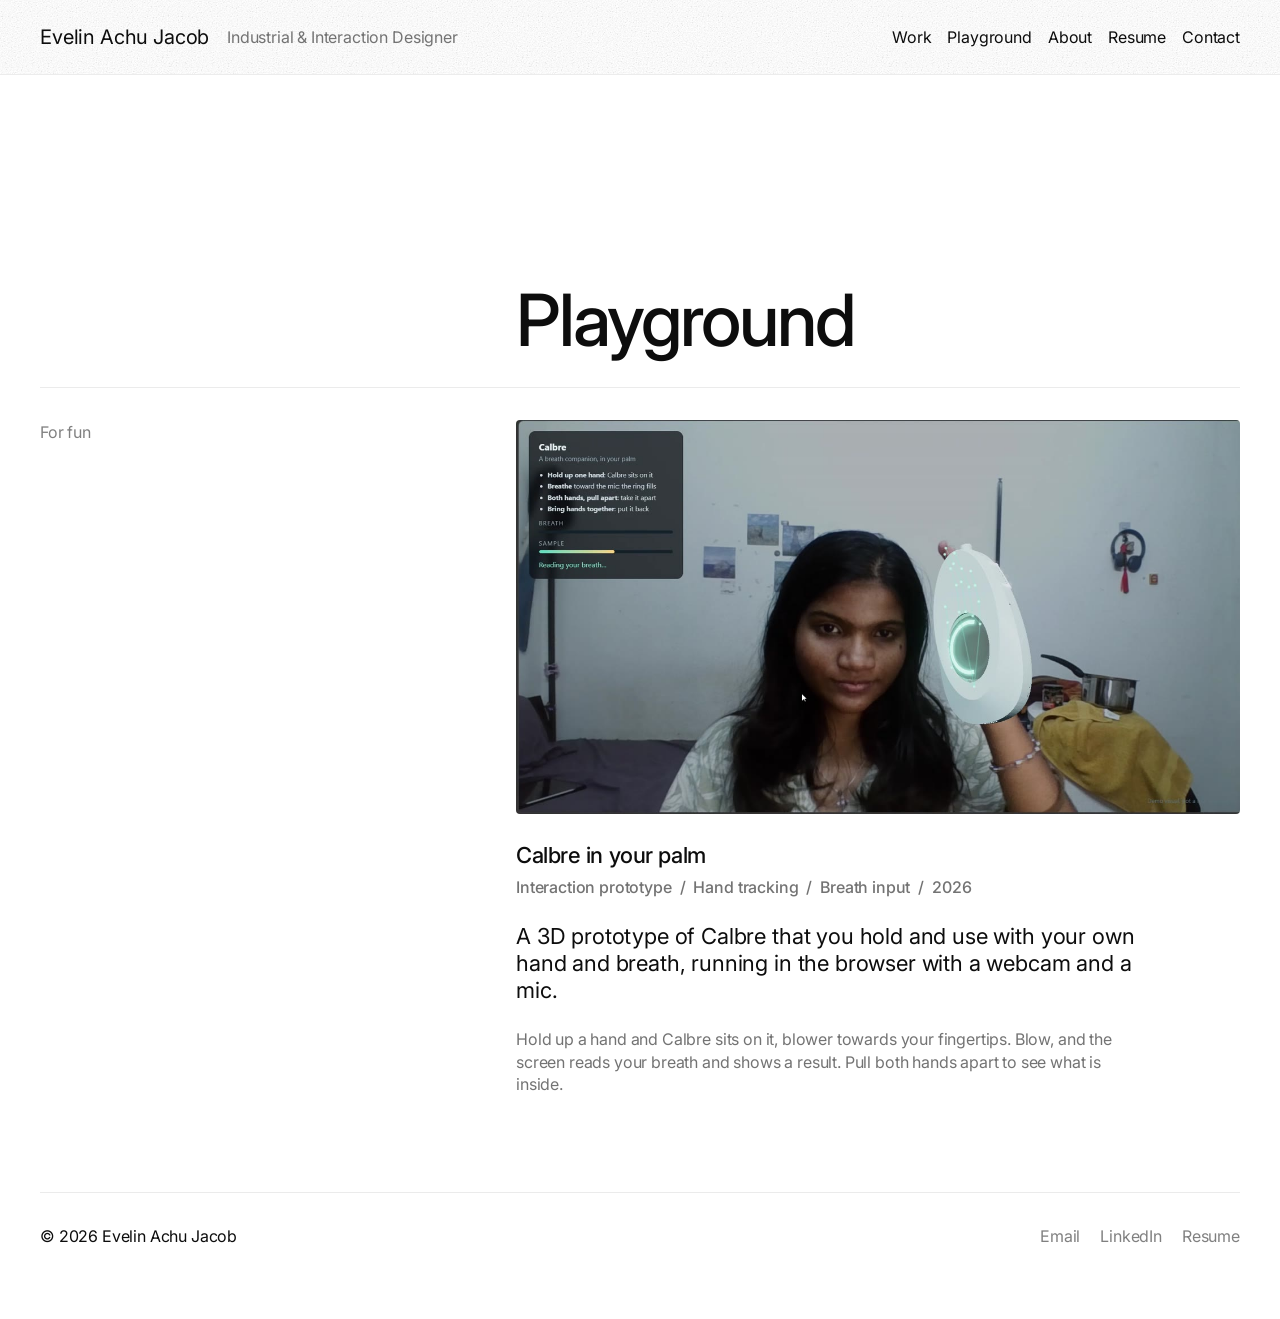
<file: playground.html>
<!doctype html>
<html lang="en">
<meta charset="utf-8">
<meta name="viewport" content="width=device-width,initial-scale=1">
<title>Playground &middot; Evelin Achu Jacob</title>
<script data-goatcounter="https://evelin.goatcounter.com/count" async src="https://gc.zgo.at/count.js"></script>
<script src="cursor.js"></script>
<meta name="description" content="Playground: small experiments by Evelin Achu Jacob, like Calbre in your palm, a hand- and breath-controlled prototype.">
<link rel="stylesheet" href="https://fonts.googleapis.com/css2?family=Inter:opsz,wght@14..32,300..500&display=swap">
<link rel="stylesheet" href="head.css">
<style>
/* layout after poombloom.com: header row, big greeting, label/content rows split by hairlines */
:root{
  --ink:#0d0d0d; --soft:#737373; --mute:#808080; --line:#ebebeb; --bg:#fff;
  --sans:"Inter",system-ui,-apple-system,sans-serif;
  --ease:cubic-bezier(.16,1,.3,1);
}
*{box-sizing:border-box}
html{scroll-behavior:smooth}
body{margin:0;background:var(--bg);color:var(--ink);font:400 16px/1.4 var(--sans);font-optical-sizing:auto;letter-spacing:-.01em;-webkit-font-smoothing:antialiased}
a{color:inherit;text-decoration:none}
img{display:block;max-width:100%}
.pad{padding:0 40px}

/* header: shared, in head.css */

/* greeting */
.hero{padding-top:205px;padding-bottom:28px}
.hero h1{margin:0;font-weight:400;font-size:48px;line-height:1.2;letter-spacing:-.02em}

/* label / content rows */
.row{border-top:1px solid var(--line)}
.bar{display:flex;justify-content:space-between;align-items:baseline;padding:31px 0 33px}
.label{color:var(--mute);margin:0}
.split{display:grid;grid-template-columns:476px 1fr;padding:32px 0 96px}
.split .label{line-height:1.5}

/* work grid */
.work{padding-bottom:96px}
.grid{display:grid;grid-template-columns:1fr 1fr;column-gap:40px;row-gap:72px}
.card{position:relative;display:block}
.card .img{position:relative;aspect-ratio:16/10;overflow:hidden;border-radius:4px;background:#f3f3f3}
.card img{width:100%;height:100%;object-fit:cover;transition:transform .8s var(--ease)}
/* hover: a slight zoom and a one-line description on a soft dark fade (no white wash) */
.hint{position:absolute;left:0;right:0;bottom:0;margin:0;padding:56px 24px 20px;color:#fff;line-height:1.35;background:linear-gradient(to top,rgba(13,13,13,.55),rgba(13,13,13,0));opacity:0;transform:translateY(8px);transition:opacity .45s var(--ease),transform .6s var(--ease)}
.card:hover img,.card:focus-visible img{transform:scale(1.03)}
.card:hover .hint,.card:focus-visible .hint{opacity:1;transform:none}
/* title + tags under each picture, after poombloom.com/work */
.meta{padding-top:16px}
.meta h2{margin:0;font-weight:500;font-size:22px;line-height:1.2;letter-spacing:-.02em}
.tags{margin:8px 0 0;color:var(--soft);font-weight:500}
.tags span+span::before{content:"/";margin:0 8px}

/* about + contact */
.big{margin:0;max-width:620px;font-size:22px;line-height:1.24}
.small{margin:24px 0 0;max-width:620px;color:var(--soft)}
.quote{margin:24px 0 0;max-width:620px;color:var(--soft)}
.quote cite{font-style:normal;white-space:nowrap}
.more{display:inline-block;margin-top:54px;color:var(--mute);transition:color .2s}
.more:hover{color:var(--ink)}

/* footer */
footer{display:flex;justify-content:space-between;align-items:baseline;padding:32px 0 72px}
footer .links{display:flex;gap:20px}
footer .links a{color:var(--mute);transition:color .2s}
footer .links a:hover{color:var(--ink)}

/* sections rise into view */
.rise{opacity:0;transform:translateY(60px);transition:opacity .9s var(--ease),transform .9s var(--ease)}
.rise.in{opacity:1;transform:none}

@media (max-width:1199px){
  .split{grid-template-columns:1fr;row-gap:20px}
}
@media (max-width:809px){
  .pad{padding:0 20px}
  .hero{padding-top:110px}
  .hero h1{font-size:34px}
  .hero h1 br{display:none}
  .grid{grid-template-columns:1fr;row-gap:48px}
  .meta h2{font-size:19px}
  .split,.work{padding-bottom:64px}
  footer{flex-direction:column;gap:14px}
}
@media (prefers-reduced-motion:reduce){
  .rise{opacity:1;transform:none;transition:none}
  .card img,.hint{transition:none}
}

/* about page, after poombloom.com/about */
.ab-quote{margin:0 0 48px;max-width:720px}
.ab-quote p{margin:0;font-size:32px;line-height:1.25;letter-spacing:-.02em}
.ab-quote cite{display:block;margin-top:16px;font-style:normal;color:var(--soft)}
@media (max-width:809px){.ab-quote p{font-size:24px}}

.ab-hero{padding-top:205px;padding-bottom:28px;display:grid;grid-template-columns:476px 1fr}
.ab-hero h1{grid-column:2;margin:0;font-weight:500;font-size:72px;line-height:1.1;letter-spacing:-.03em}
.ab .split{padding:32px 0 96px}
.ab .big+.big{margin-top:16px}
.it{display:grid;grid-template-columns:1fr 1fr 120px;gap:24px;padding:18px 0 19px;border-bottom:1px solid var(--line)}
.it:first-child{padding-top:0}
.it span:nth-child(2){color:var(--soft)}
.it span:nth-child(3){color:var(--soft);text-align:right}
.it.two{grid-template-columns:200px 1fr}
@media (max-width:1199px){.ab-hero{grid-template-columns:1fr}.ab-hero h1{grid-column:1}}
@media (max-width:809px){
  .ab-hero{padding-top:110px}.ab-hero h1{font-size:44px}
  .it,.it.two{grid-template-columns:1fr;gap:4px}
  .it span:nth-child(3){text-align:left}
}

/* playground */
.pg-video{position:relative;overflow:hidden;border-radius:4px;background:#f3f3f3;margin:0 0 28px}
.pg-video video{display:block;width:100%;height:auto}
.pg-title{margin:0;font-weight:500;font-size:22px;line-height:1.2;letter-spacing:-.02em}
.pg .tags{margin:8px 0 24px}
.it.three{grid-template-columns:1fr 1fr 1fr}
.it.three span:nth-child(3){text-align:left;color:var(--ink)}
.it.three.hd span{color:var(--mute);font-size:14px}
.pg .credit{margin:32px 0 0;color:var(--soft);font-size:14px}
@media (max-width:809px){.it.three{grid-template-columns:1fr}}
</style>

<header class="site-head">
  <a class="name" href="./">Evelin Achu Jacob</a>
  <span class="role">Industrial &amp; Interaction Designer</span>
  <nav>
    <a class="nav-work" href="index.html#work">Work</a>
    <a href="playground.html" aria-current="page">Playground</a>
    <a href="about.html">About</a>
    <a href="resume.pdf" target="_blank" rel="noopener" data-goatcounter-click="resume-opened" data-goatcounter-title="Resume opened" data-cursor-text="Open resume">Resume</a>
    <a href="index.html#contact">Contact</a>
  </nav>
</header>

<main>
  <section class="pad ab-hero rise"><h1>Playground</h1></section>
  <section class="pad ab pg rise">
    <div class="row split">
      <p class="label">For fun</p>
      <div>
        <div class="pg-video"><video src="media/calbre-palm.mp4?v=1108" poster="media/calbre-palm-poster.jpg?v=1108" width="1280" height="696" autoplay muted loop playsinline preload="metadata" aria-label="Video: Calbre sitting on a hand, reading a breath, and coming apart between two hands"></video></div>
        <h2 class="pg-title">Calbre in your palm</h2>
        <p class="tags"><span>Interaction prototype</span><span>Hand tracking</span><span>Breath input</span><span>2026</span></p>
        <p class="big">A 3D prototype of Calbre that you hold and use with your own hand and breath, running in the browser with a webcam and a mic.</p>
        <p class="small">Hold up a hand and Calbre sits on it, blower towards your fingertips. Blow, and the screen reads your breath and shows a result. Pull both hands apart to see what is inside.</p>
      </div>
    </div>
  </section>
</main>

<div class="pad">
  <footer class="row">
    <span>&copy; 2026 Evelin Achu Jacob</span>
    <span class="links">
      <a href="mailto:jacobevelyn009@gmail.com">Email</a>
      <a href="https://www.linkedin.com/in/evelin-achu-jacob-a696622b6/" target="_blank" rel="noopener">LinkedIn</a>
      <a href="resume.pdf" target="_blank" rel="noopener" data-goatcounter-click="resume-opened" data-goatcounter-title="Resume opened" data-cursor-text="Open resume">Resume</a>
    </span>
  </footer>
</div>

<script>
(function(){
  var els=document.querySelectorAll('.rise');
  if(!('IntersectionObserver' in window)){ els.forEach(function(e){e.classList.add('in')}); return; }
  var io=new IntersectionObserver(function(es){
    es.forEach(function(e){ if(e.isIntersecting){ e.target.classList.add('in'); io.unobserve(e.target); } });
  },{rootMargin:'0px 0px -8% 0px'});
  els.forEach(function(e){ io.observe(e); });
})();
</script>
</html>
</file>
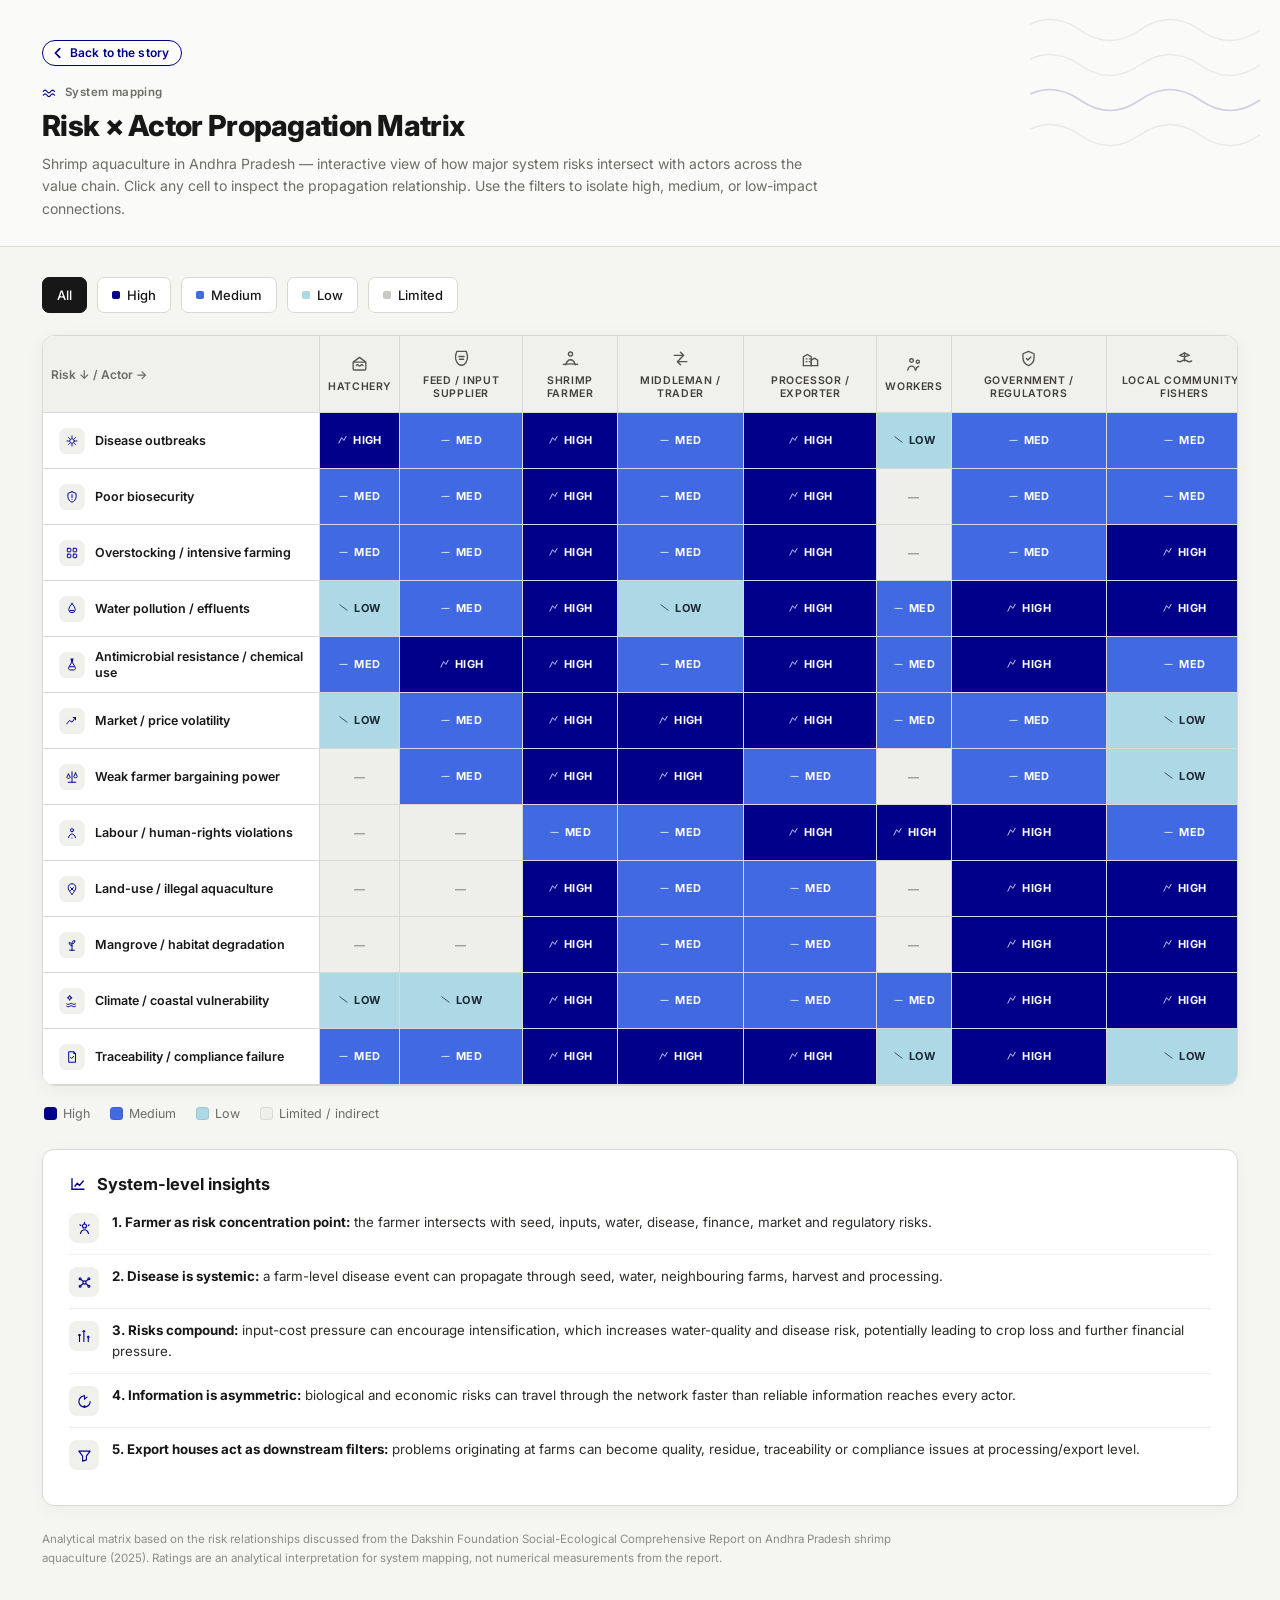
<file: shrimp/shrimp_risk_propagation.html>
<!DOCTYPE html>
<html lang="en">
<head>
<meta charset="UTF-8">
<meta name="viewport" content="width=device-width, initial-scale=1.0">
<title>Shrimp Aquaculture — Risk × Actor Propagation Matrix</title>
<script data-goatcounter="https://evelin.goatcounter.com/count" async src="https://gc.zgo.at/count.js"></script>
<link rel="preconnect" href="https://fonts.googleapis.com">
<link rel="preconnect" href="https://fonts.gstatic.com" crossorigin>
<link href="https://fonts.googleapis.com/css2?family=Inter:wght@400;500;600;700;800&display=swap" rel="stylesheet">
<style>
  :root {
    --bg:#f5f5f2; --panel:#ffffff; --text:#171717; --muted:#6b6b67;
    --line:#d9d9d3; --high:#00008B; --medium:#4169E1; --low:#ADD8E6; --none:#eeeeea;
  }
  * { box-sizing:border-box; }
  body { margin:0; font-family:"Inter", "Google Sans", Arial, sans-serif; background:var(--bg); color:var(--text); -webkit-font-smoothing:antialiased; }

  header { position:relative; padding:40px 42px 26px; border-bottom:1px solid var(--line); background:#fafaf8; overflow:hidden; }
  .eyebrow { display:flex; align-items:center; gap:8px; color:var(--muted); font-size:11.5px; font-weight:600; letter-spacing:.4px; margin-bottom:10px; }
  .eyebrow svg { width:15px; height:15px; stroke:var(--high); flex-shrink:0; }
  h1 { margin:0 0 10px; font-size:29px; font-weight:800; letter-spacing:-.7px; line-height:1.15; }
  .subtitle { color:var(--muted); font-size:14px; max-width:780px; line-height:1.6; }
  .header-wave { position:absolute; right:-10px; top:0; bottom:0; width:260px; opacity:.5; pointer-events:none; }

  main { padding:30px 42px 54px; max-width:1500px; margin:auto; }

  .controls { display:flex; gap:10px; flex-wrap:wrap; margin-bottom:22px; align-items:center; }

  button { border:1px solid var(--line); background:#fff; padding:9px 14px; border-radius:7px; cursor:pointer; font:inherit; font-size:13px; font-weight:500; color:var(--text); display:inline-flex; align-items:center; transition:.12s ease; }
  button:hover { background:#eee; }
  button:focus-visible { outline:2px solid var(--medium); outline-offset:1px; }
  button.active { background:#171717; color:#fff; border-color:#171717; }
  button .swatch { width:8px; height:8px; border-radius:2px; display:inline-block; margin-right:7px; }
  button[data-filter="high"] .swatch { background:var(--high); }
  button[data-filter="medium"] .swatch { background:var(--medium); }
  button[data-filter="low"] .swatch { background:var(--low); }
  button[data-filter="none"] .swatch { background:#c9c9c3; }
  button.active .swatch { outline:1px solid rgba(255,255,255,.5); }

  .matrix-wrap { background:var(--panel); border:1px solid var(--line); border-radius:12px; overflow:auto; box-shadow:0 4px 18px rgba(20,20,20,.05); }
  table { border-collapse:separate; border-spacing:0; min-width:1220px; width:100%; }
  th, td { border-right:1px solid var(--line); border-bottom:1px solid var(--line); }
  th { background:#f0f0ec; padding:13px 8px 12px; font-size:10.5px; font-weight:600; text-transform:uppercase; letter-spacing:.6px; text-align:center; position:sticky; top:0; z-index:3; color:#403f3b; }
  th:first-child { text-align:left; min-width:250px; left:0; z-index:5; text-transform:none; letter-spacing:0; font-size:12px; color:var(--muted); font-weight:600; }
  .th-inner { display:flex; flex-direction:column; align-items:center; gap:6px; }
  .th-inner svg { width:19px; height:19px; stroke:#55554f; }
  .th-inner span { line-height:1.25; }

  td:first-child { position:sticky; left:0; z-index:2; background:#fff; font-weight:600; text-align:left; min-width:250px; padding-left:16px !important; }
  td { height:56px; text-align:center; padding:7px; font-size:12px; }
  .risk-label { display:flex; align-items:center; gap:10px; }
  .risk-label .icon-badge { width:26px; height:26px; border-radius:7px; background:#f0f0ec; display:flex; align-items:center; justify-content:center; flex-shrink:0; }
  .risk-label .icon-badge svg { width:14px; height:14px; stroke:var(--high); }
  .risk-label span.rname { font-size:12.5px; line-height:1.25; }

  td.cell { cursor:pointer; transition:.14s ease; position:relative; }
  td.cell:hover { outline:2px solid #171717; outline-offset:-2px; z-index:1; }
  td.cell .lvl { display:inline-flex; align-items:center; gap:5px; font-weight:700; font-size:11px; letter-spacing:.4px; }
  td.cell .lvl svg { width:11px; height:11px; }

  .high { background:var(--high); color:#fff; }
  .medium { background:var(--medium); color:#fff; }
  .low { background:var(--low); color:#1f2937; }
  .none { background:var(--none); color:#9a9a94; }

  .legend { display:flex; gap:20px; align-items:center; margin:20px 2px 0; color:var(--muted); font-size:12.5px; flex-wrap:wrap; }
  .legend span { display:flex; align-items:center; }
  .dot { width:13px; height:13px; border-radius:3.5px; display:inline-block; margin-right:6px; border:1px solid rgba(0,0,0,.08); }

  .insight { margin-top:28px; background:#fff; border:1px solid var(--line); border-radius:12px; padding:24px 26px; box-shadow:0 4px 18px rgba(20,20,20,.04); }
  .insight-head { display:flex; align-items:center; gap:10px; margin-bottom:16px; }
  .insight-head svg { width:18px; height:18px; stroke:var(--high); flex-shrink:0; }
  .insight h2 { font-size:16.5px; margin:0; font-weight:700; }
  .insight-row { display:flex; gap:13px; align-items:flex-start; padding:11px 0; border-top:1px solid #f0f0ec; }
  .insight-row:first-of-type { border-top:none; padding-top:2px; }
  .insight-row .ibadge { width:30px; height:30px; border-radius:8px; background:#f0f0ec; display:flex; align-items:center; justify-content:center; flex-shrink:0; margin-top:1px; }
  .insight-row .ibadge svg { width:15px; height:15px; stroke:var(--high); }
  .insight p { margin:0; line-height:1.58; font-size:13.3px; color:#2b2b28; }
  .insight p strong { color:var(--text); }

  .tooltip { position:fixed; pointer-events:none; display:none; max-width:290px; padding:11px 13px; background:#171717; color:white; border-radius:8px; font-size:12px; line-height:1.5; z-index:20; box-shadow:0 8px 26px rgba(0,0,0,.25); }
  .tooltip .tt-level { display:inline-flex; align-items:center; gap:5px; font-weight:700; letter-spacing:.3px; margin:3px 0 6px; }
  .tt-dot { width:8px; height:8px; border-radius:2px; display:inline-block; }
  .tt-dot.high { background:var(--high); }
  .tt-dot.medium { background:var(--medium); }
  .tt-dot.low { background:var(--low); }
  .tt-dot.none { background:#c9c9c3; }

  .footer { margin-top:24px; color:#8c8c86; font-size:11.5px; line-height:1.6; max-width:900px; }

  /* the way back to the story */
  .back { position:relative; z-index:1; display:inline-flex; align-items:center; gap:5px; margin-bottom:18px;
    padding:5px 12px 5px 8px; border-radius:999px; border:1.5px solid var(--high); background:#fff; color:var(--high);
    text-decoration:none; font-size:12px; font-weight:600; letter-spacing:.01em; line-height:1.2; transition:background-color .2s, color .2s; }
  .back svg { width:14px; height:14px; fill:none; stroke:currentColor; stroke-width:2; stroke-linecap:round; stroke-linejoin:round; }
  .back:hover { background:var(--high); color:#fff; }
  .back:focus-visible { outline:2px solid var(--medium); outline-offset:3px; }
</style>
</head>
<body>
<header>
  <a class="back" href="shrimp_story/index.html"><svg viewBox="0 0 16 16" aria-hidden="true"><path d="M10 3 5 8l5 5"/></svg>Back to the story</a>
  <div class="eyebrow">
    <svg viewBox="0 0 24 24" fill="none" stroke-width="1.8" stroke-linecap="round" stroke-linejoin="round"><path d="M2 12c2-3 4-3 6 0s4 3 6 0 4-3 6 0"/><path d="M2 18c2-3 4-3 6 0s4 3 6 0 4-3 6 0"/></svg>
    System mapping
  </div>
  <h1>Risk × Actor Propagation Matrix</h1>
  <div class="subtitle">
    Shrimp aquaculture in Andhra Pradesh — interactive view of how major system risks intersect with actors across the value chain.
    Click any cell to inspect the propagation relationship. Use the filters to isolate high, medium, or low-impact connections.
  </div>
  <svg class="header-wave" viewBox="0 0 260 160" fill="none" xmlns="http://www.w3.org/2000/svg">
    <path d="M-10 30c20-14 40-14 60 0s40 14 60 0 40-14 60 0 40 14 60 0" stroke="#d9d9d3" stroke-width="1.4"/>
    <path d="M-10 65c20-14 40-14 60 0s40 14 60 0 40-14 60 0 40 14 60 0" stroke="#d9d9d3" stroke-width="1.4"/>
    <path d="M-10 100c20-14 40-14 60 0s40 14 60 0 40-14 60 0 40 14 60 0" stroke="#00008B" stroke-width="1.6" opacity=".35"/>
    <path d="M-10 135c20-14 40-14 60 0s40 14 60 0 40-14 60 0 40 14 60 0" stroke="#d9d9d3" stroke-width="1.4"/>
  </svg>
</header>

<main>
  <div class="controls">
    <button class="active" data-filter="all">All</button>
    <button data-filter="high"><span class="swatch"></span>High</button>
    <button data-filter="medium"><span class="swatch"></span>Medium</button>
    <button data-filter="low"><span class="swatch"></span>Low</button>
    <button data-filter="none"><span class="swatch"></span>Limited</button>
  </div>

  <div class="matrix-wrap">
    <table id="matrix">
      <thead><tr id="head"></tr></thead>
      <tbody id="body"></tbody>
    </table>
  </div>

  <div class="legend">
    <span><i class="dot high"></i>High</span>
    <span><i class="dot medium"></i>Medium</span>
    <span><i class="dot low"></i>Low</span>
    <span><i class="dot none"></i>Limited / indirect</span>
  </div>

  <section class="insight">
    <div class="insight-head">
      <svg viewBox="0 0 24 24" fill="none" stroke-width="1.8" stroke-linecap="round" stroke-linejoin="round"><path d="M4 19V5"/><path d="M4 19h16"/><path d="M8 15l3-4 3 3 5-6"/></svg>
      <h2 id="insight-title">System-level insights</h2>
    </div>
    <div id="insight-body">
      <div class="insight-row">
        <div class="ibadge"><svg viewBox="0 0 24 24" fill="none" stroke-width="1.8" stroke-linecap="round" stroke-linejoin="round"><circle cx="12" cy="8" r="3.2"/><path d="M5.5 20c1.5-4.2 5-6 6.5-6s5 1.8 6.5 6"/><path d="M12 2v2.2M4.6 6l1.6 1.4M19.4 6l-1.6 1.4"/></svg></div>
        <p><strong>1. Farmer as risk concentration point:</strong> the farmer intersects with seed, inputs, water, disease, finance, market and regulatory risks.</p>
      </div>
      <div class="insight-row">
        <div class="ibadge"><svg viewBox="0 0 24 24" fill="none" stroke-width="1.8" stroke-linecap="round" stroke-linejoin="round"><circle cx="12" cy="12" r="2.6"/><circle cx="5" cy="6" r="1.6"/><circle cx="19" cy="6" r="1.6"/><circle cx="5" cy="18" r="1.6"/><circle cx="19" cy="18" r="1.6"/><path d="M9.8 10.2 6.2 7.2M14.2 10.2l3.6-3M9.8 13.8 6.2 16.8M14.2 13.8l3.6 3"/></svg></div>
        <p><strong>2. Disease is systemic:</strong> a farm-level disease event can propagate through seed, water, neighbouring farms, harvest and processing.</p>
      </div>
      <div class="insight-row">
        <div class="ibadge"><svg viewBox="0 0 24 24" fill="none" stroke-width="1.8" stroke-linecap="round" stroke-linejoin="round"><path d="M4 20V10M11 20V4M18 20v-7"/><path d="M2.5 10 4 8.5 5.5 10M9.5 4 11 2.5 12.5 4M16.5 13 18 11.5 19.5 13"/></svg></div>
        <p><strong>3. Risks compound:</strong> input-cost pressure can encourage intensification, which increases water-quality and disease risk, potentially leading to crop loss and further financial pressure.</p>
      </div>
      <div class="insight-row">
        <div class="ibadge"><svg viewBox="0 0 24 24" fill="none" stroke-width="1.8" stroke-linecap="round" stroke-linejoin="round"><path d="M12 3a9 9 0 1 0 9 9"/><path d="M12 3v5.2M12 8.2 16 5"/><path d="M12 21a1 1 0 1 0 0-2 1 1 0 0 0 0 2Z"/></svg></div>
        <p><strong>4. Information is asymmetric:</strong> biological and economic risks can travel through the network faster than reliable information reaches every actor.</p>
      </div>
      <div class="insight-row">
        <div class="ibadge"><svg viewBox="0 0 24 24" fill="none" stroke-width="1.8" stroke-linecap="round" stroke-linejoin="round"><path d="M3 5h18l-6 8v6l-6 2v-8L3 5Z"/></svg></div>
        <p><strong>5. Export houses act as downstream filters:</strong> problems originating at farms can become quality, residue, traceability or compliance issues at processing/export level.</p>
      </div>
    </div>
  </section>

  <div class="footer">
    Analytical matrix based on the risk relationships discussed from the Dakshin Foundation Social-Ecological Comprehensive Report on Andhra Pradesh shrimp aquaculture (2025). Ratings are an analytical interpretation for system mapping, not numerical measurements from the report.
  </div>
</main>

<div id="tooltip" class="tooltip"></div>

<script>
const actors = [
  "Hatchery","Feed / Input Supplier","Shrimp Farmer","Middleman / Trader",
  "Processor / Exporter","Workers","Government / Regulators","Local Community / Fishers"
];

const risks = [
  ["Disease outbreaks", ["high","medium","high","medium","high","low","medium","medium"]],
  ["Poor biosecurity", ["medium","medium","high","medium","high","none","medium","medium"]],
  ["Overstocking / intensive farming", ["medium","medium","high","medium","high","none","medium","high"]],
  ["Water pollution / effluents", ["low","medium","high","low","high","medium","high","high"]],
  ["Antimicrobial resistance / chemical use", ["medium","high","high","medium","high","medium","high","medium"]],
  ["Market / price volatility", ["low","medium","high","high","high","medium","medium","low"]],
  ["Weak farmer bargaining power", ["none","medium","high","high","medium","none","medium","low"]],
  ["Labour / human-rights violations", ["none","none","medium","medium","high","high","high","medium"]],
  ["Land-use / illegal aquaculture", ["none","none","high","medium","medium","none","high","high"]],
  ["Mangrove / habitat degradation", ["none","none","high","medium","medium","none","high","high"]],
  ["Climate / coastal vulnerability", ["low","low","high","medium","medium","medium","high","high"]],
  ["Traceability / compliance failure", ["medium","medium","high","high","high","low","high","low"]]
];

const descriptions = {
  "Disease outbreaks":"Disease can originate or amplify around seed and farming conditions, then affect harvest quality, processing and export.",
  "Poor biosecurity":"Weak movement controls, pond hygiene and farm-level safeguards can allow biological risks to spread between connected production nodes.",
  "Overstocking / intensive farming":"Higher production intensity can increase pressure on water quality and disease management and amplify downstream losses.",
  "Water pollution / effluents":"Farm discharges can affect surrounding water systems, ecology, fisheries and communities, while also influencing farm health.",
  "Antimicrobial resistance / chemical use":"Input and treatment practices can create food-safety, environmental and regulatory consequences that reach processing and export.",
  "Market / price volatility":"Changes in market prices and bargaining conditions affect farm decisions, trader relationships, processing economics and export outcomes.",
  "Weak farmer bargaining power":"Information and negotiating power can be unevenly distributed between farmers, intermediaries and downstream buyers.",
  "Labour / human-rights violations":"Working conditions become particularly visible in intensive processing and export operations and can create compliance/reputation risks.",
  "Land-use / illegal aquaculture":"Unregulated or inappropriate expansion can create governance, land-use and ecological conflicts that involve farms, communities and regulators.",
  "Mangrove / habitat degradation":"Conversion or pressure on coastal habitats creates ecological impacts extending beyond individual farms.",
  "Climate / coastal vulnerability":"Coastal hazards and climate variability can affect farm infrastructure, water conditions, workers, communities and supply continuity.",
  "Traceability / compliance failure":"Gaps in documentation and traceability can turn upstream production problems into downstream rejection or regulatory risks."
};

// --- icon library (inline, stroke-based, currentColor) -----------------
function svg(inner){ return `<svg viewBox="0 0 24 24" fill="none" stroke="currentColor" stroke-width="1.7" stroke-linecap="round" stroke-linejoin="round">${inner}</svg>`; }

const actorIcons = {
  "Hatchery": svg(`<rect x="4" y="9" width="16" height="10" rx="1.4"/><path d="M4 9 12 3l8 6"/><path d="M8 13.2c.8-1.2 2-1.2 2.8 0s2 1.2 2.8 0 2-1.2 2.8 0"/>`),
  "Feed / Input Supplier": svg(`<path d="M6 3h12l1.5 5.5c.6 4.2-1.8 12-7.5 12s-8.1-7.8-7.5-12L6 3Z"/><path d="M8.7 9.5h6.6M9.3 13h5.4"/>`),
  "Shrimp Farmer": svg(`<circle cx="12" cy="6.4" r="2.6"/><path d="M6 20c1.3-4.6 4-6.4 6-6.4s4.7 1.8 6 6.4"/><path d="M3 19.5c3-1 15-1 18 0"/>`),
  "Middleman / Trader": svg(`<path d="M4 8h12M12 4l4 4-4 4"/><path d="M20 16H8M12 20l-4-4 4-4"/>`),
  "Processor / Exporter": svg(`<path d="M3 21V10l5-3 5 3v11"/><path d="M13 21v-7l4-2.4 4 2.4V21"/><path d="M3 21h18"/><path d="M6.5 12.5h1M10.5 12.5h1M6.5 16h1M10.5 16h1"/>`),
  "Workers": svg(`<circle cx="8.3" cy="7" r="2.3"/><circle cx="16.2" cy="8.4" r="2"/><path d="M3.5 19c.6-3.4 2.7-5 4.8-5s4.2 1.6 4.8 5"/><path d="M13.6 19c.5-2.7 2-4.2 3.7-4.6"/>`),
  "Government / Regulators": svg(`<path d="M12 3l7 3v5c0 5-3 8.3-7 10-4-1.7-7-5-7-10V6l7-3Z"/><path d="M9.3 12l1.9 1.9L15 10"/>`),
  "Local Community / Fishers": svg(`<path d="M3 15c2 1.4 4 1.4 6 0s4-1.4 6 0 4 1.4 6 0"/><path d="M12 15V5"/><path d="M12 5l6 3-6 2-6-2 6-3Z"/>`)
};

const riskIcons = {
  "Disease outbreaks": svg(`<circle cx="12" cy="12" r="4"/><path d="M12 3.5v2.3M12 18.2v2.3M3.5 12h2.3M18.2 12h2.3M6 6l1.6 1.6M16.4 16.4 18 18M18 6l-1.6 1.6M7.6 16.4 6 18"/>`),
  "Poor biosecurity": svg(`<path d="M12 3l7 3v5c0 5-3 8.3-7 10-4-1.7-7-5-7-10V6l7-3Z"/><path d="M12 8v5M12 15.8h.01"/>`),
  "Overstocking / intensive farming": svg(`<rect x="4" y="4" width="6" height="6" rx="1"/><rect x="14" y="4" width="6" height="6" rx="1"/><rect x="4" y="14" width="6" height="6" rx="1"/><rect x="14" y="14" width="6" height="6" rx="1"/>`),
  "Water pollution / effluents": svg(`<path d="M12 2.5c3 4 5.5 7.3 5.5 10.3a5.5 5.5 0 1 1-11 0c0-3 2.5-6.3 5.5-10.3Z"/><path d="M9.3 14.5h5.4"/>`),
  "Antimicrobial resistance / chemical use": svg(`<path d="M10 2h4M11 2v6.2L6.5 16a3 3 0 0 0 2.6 4.5h5.8a3 3 0 0 0 2.6-4.5L13 8.2V2"/><path d="M8.3 15h7.4"/>`),
  "Market / price volatility": svg(`<path d="M3 17l5-6 4 3 6-8"/><path d="M14 6h4v4"/>`),
  "Weak farmer bargaining power": svg(`<path d="M12 3v18M6 7l-3 5.5a3.3 3.3 0 0 0 6 0L6 7Z"/><path d="M18 5l-3 6.5a3.3 3.3 0 0 0 6 0L18 5Z"/><path d="M5.5 21h13"/>`),
  "Labour / human-rights violations": svg(`<circle cx="12" cy="7.2" r="2.7"/><path d="M6 20c1.3-4.6 4-6.4 6-6.4s4.7 1.8 6 6.4"/><path d="M12 20.5h.01"/>`),
  "Land-use / illegal aquaculture": svg(`<path d="M12 21s-6.5-6.1-6.5-11.2A6.5 6.5 0 0 1 12 3a6.5 6.5 0 0 1 6.5 6.8C18.5 14.9 12 21 12 21Z"/><path d="M9.5 9.5l5 5M14.5 9.5l-5 5"/>`),
  "Mangrove / habitat degradation": svg(`<path d="M12 21v-8"/><path d="M12 13c-3 0-5-2-5-5 3 0 5 1.5 5 4"/><path d="M12 10c3 0 5-2.3 5-5.5-3.2 0-5 1.7-5 4"/><path d="M8 21h8"/>`),
  "Climate / coastal vulnerability": svg(`<circle cx="8" cy="6.5" r="2.6"/><path d="M8 2.5v1.3M8 9.4v1.3M4.4 6.5h1.3M10.3 6.5h1.3"/><path d="M3 17c1.7 1.2 3.3 1.2 5 0s3.3-1.2 5 0 3.3 1.2 5 0"/><path d="M3 21c1.7 1.2 3.3 1.2 5 0s3.3-1.2 5 0 3.3 1.2 5 0"/>`),
  "Traceability / compliance failure": svg(`<path d="M7 3h8l3 3v15H7z"/><path d="M15 3v3h3"/><path d="M9.5 12.5l1.8 1.8L15 10.7"/>`)
};

const levelIcons = {
  high: svg(`<path d="M4 20 10 8l5 6 5-9"/>`),
  medium: svg(`<path d="M4 14h16"/>`),
  low: svg(`<path d="M4 6 20 18"/>`),
  none: svg(`<circle cx="12" cy="12" r="1.4"/>`)
};

// --- render ---------------------------------------------------------------
const head = document.getElementById("head");
head.innerHTML = "<th>Risk ↓ / Actor →</th>" + actors.map(a =>
  `<th><div class="th-inner">${actorIcons[a] || ""}<span>${a}</span></div></th>`
).join("");

const body = document.getElementById("body");
function render(filter="all") {
  body.innerHTML = "";
  risks.forEach(([risk, vals]) => {
    const tr = document.createElement("tr");
    const label = document.createElement("td");
    label.innerHTML = `<div class="risk-label"><span class="icon-badge">${riskIcons[risk] || ""}</span><span class="rname">${risk}</span></div>`;
    tr.appendChild(label);
    vals.forEach((level,i) => {
      const td = document.createElement("td");
      td.className = `cell ${level}`;
      const labelText = level === "high" ? "HIGH" : level === "medium" ? "MED" : level === "low" ? "LOW" : "—";
      td.innerHTML = level === "none"
        ? `<span class="lvl">${labelText}</span>`
        : `<span class="lvl">${levelIcons[level]}${labelText}</span>`;
      td.dataset.level = level;
      td.dataset.risk = risk;
      td.dataset.actor = actors[i];
      if (filter !== "all" && level !== filter) td.style.opacity = ".14";
      td.onclick = () => showInfo(risk, actors[i], level);
      td.onmouseenter = e => {
        tooltip.style.display="block";
        tooltip.innerHTML = `<strong>${risk}</strong><br>${actors[i]}
          <div class="tt-level"><span class="tt-dot ${level}"></span>${level.toUpperCase()}</div>
          ${descriptions[risk]}`;
        moveTip(e);
      };
      td.onmousemove = moveTip;
      td.onmouseleave = () => tooltip.style.display="none";
      tr.appendChild(td);
    });
    body.appendChild(tr);
  });
}
function moveTip(e){ tooltip.style.left=(e.clientX+14)+"px"; tooltip.style.top=(e.clientY+14)+"px"; }
function showInfo(risk, actor, level) {
  document.getElementById("insight-title").textContent = `${risk} → ${actor}`;
  document.getElementById("insight-body").innerHTML = `
    <div class="insight-row" style="border-top:none;padding-top:2px;">
      <div class="ibadge">${riskIcons[risk] || ""}</div>
      <p>
        <span class="tt-level" style="display:inline-flex;align-items:center;gap:5px;font-weight:700;">
          <span class="tt-dot ${level}" style="width:9px;height:9px;border-radius:2px;display:inline-block;"></span>${level.toUpperCase()} propagation
        </span><br>
        ${descriptions[risk]}<br><br>
        This connection is useful for identifying where intervention, monitoring or information-sharing could interrupt propagation.
      </p>
    </div>`;
}
document.querySelectorAll("button[data-filter]").forEach(btn=>{
  btn.onclick=()=>{
    document.querySelectorAll("button[data-filter]").forEach(b=>b.classList.remove("active"));
    btn.classList.add("active");
    render(btn.dataset.filter);
  };
});
render();
</script>
</body>
</html>
</file>
<file: head.css>
/* Site header, shared by every page: Home, About, Playground and the case studies.
   It stays at the top while the page scrolls, as a frosted, grainy layer: the page
   blurs behind it and a fine noise sits on top. The name always leads back home.
   .dark is the version for black pages (KIA EV6). */
.site-head{
  --h-ink:#0d0d0d; --h-soft:#737373; --h-line:rgba(13,13,13,.08);
  --h-glass:rgba(255,255,255,.74); --h-grain:.09;
  position:sticky;top:0;z-index:50;isolation:isolate;
  box-sizing:border-box;height:75px;display:flex;align-items:center;padding:0 40px;
  background:var(--h-glass);
  -webkit-backdrop-filter:blur(18px) saturate(1.5);backdrop-filter:blur(18px) saturate(1.5);
  border-bottom:1px solid var(--h-line);color:var(--h-ink);
  font:400 16px/1.4 "Inter",system-ui,-apple-system,sans-serif;font-optical-sizing:auto;
  letter-spacing:-.01em;-webkit-font-smoothing:antialiased;
}
/* the grain: high-contrast grey noise, tiled, under the text */
.site-head::before{
  content:"";position:absolute;inset:0;z-index:-1;pointer-events:none;
  opacity:var(--h-grain);
  background:url("data:image/svg+xml,%3Csvg xmlns='http://www.w3.org/2000/svg' width='180' height='180'%3E%3Cfilter id='g'%3E%3CfeTurbulence type='fractalNoise' baseFrequency='.8' numOctaves='3' stitchTiles='stitch'/%3E%3CfeColorMatrix type='saturate' values='0'/%3E%3CfeComponentTransfer%3E%3CfeFuncR type='linear' slope='2.4' intercept='-.7'/%3E%3CfeFuncG type='linear' slope='2.4' intercept='-.7'/%3E%3CfeFuncB type='linear' slope='2.4' intercept='-.7'/%3E%3CfeFuncA type='linear' slope='0' intercept='1'/%3E%3C/feComponentTransfer%3E%3C/filter%3E%3Crect width='100%25' height='100%25' filter='url(%23g)'/%3E%3C/svg%3E");
}
.site-head.dark{
  --h-ink:#fff; --h-soft:#a3a3a3; --h-line:rgba(255,255,255,.1);
  --h-glass:rgba(0,0,0,.7); --h-grain:.07;
}
/* browsers without backdrop blur get a near-solid bar so the text stays readable */
@supports not ((-webkit-backdrop-filter:blur(1px)) or (backdrop-filter:blur(1px))){
  .site-head{--h-glass:rgba(255,255,255,.95)}
  .site-head.dark{--h-glass:rgba(0,0,0,.92)}
}
/* jumps to a section land below the header, not under it */
html{scroll-padding-top:75px}
/* EV6 section list sticks just under the header */
.site-head ~ .pw .rail{top:75px}
.site-head a{color:inherit;text-decoration:none}
.site-head .name{font-size:20px;width:187px}
.site-head .role{color:var(--h-soft)}
.site-head nav{margin-left:auto;display:flex;gap:16px}
.site-head nav a{transition:color .2s}
.site-head nav a:hover{color:var(--h-soft)}
@media (max-width:1199px){.site-head .role{display:none}}
@media (max-width:809px){
  .site-head{padding:0 20px}
  .site-head .name{width:auto;font-size:17px}
  .site-head nav{gap:14px}
  .site-head .nav-work{display:none}
}
</file>
<file: next.css>
/* "Next project" block + footer at the end of each case study (after poombloom.com/work) */
.nx{padding:120px 40px 0;font:500 16px/1.4 "Inter",system-ui,-apple-system,sans-serif;color:#0d0d0d;letter-spacing:-.01em;background:#fff}
.nx a{color:inherit;text-decoration:none}
.nx-card{display:grid;grid-template-columns:1fr 1fr;gap:20px;padding:32px 0 24px;border-top:1px solid #ebebeb}
.nx-label{margin:0;color:#737373}
.nx-title{margin:2px 0 0;font-weight:500;font-size:48px;line-height:1.2;letter-spacing:-.02em}
.nx-img{aspect-ratio:16/10;border-radius:4px;overflow:hidden;background:#f3f3f3}
.nx-img img{display:block;width:100%;height:100%;object-fit:cover;transition:transform .8s cubic-bezier(.16,1,.3,1)}
.nx-card:hover .nx-img img,.nx-card:focus-visible .nx-img img{transform:scale(1.03)}
.nx-ft{display:flex;justify-content:space-between;align-items:baseline;padding:32px 0 72px;margin-top:72px;border-top:1px solid #ebebeb;font-weight:400}
.nx-ft .links{display:flex;gap:20px}
.nx-ft .links a{color:#808080;transition:color .2s}
.nx-ft .links a:hover{color:#0d0d0d}
@media (max-width:809px){
  .nx{padding:72px 20px 0}
  .nx-card{grid-template-columns:1fr}
  .nx-title{font-size:34px}
  .nx-ft{flex-direction:column;gap:14px}
}
@media (prefers-reduced-motion:reduce){.nx-img img{transition:none}}
</file>
<file: rail.css>
/* Left section panel for the Figma-canvas case studies (KAI, Calbre, CMF).
   Same look as the MamaLap rail: 160px column, 56px gap, faint links,
   the current section goes dark + bold with a short accent line sliding in. */
html{scroll-behavior:smooth}
.pw{
  --r-faint:#8D98A3; --r-ink:#312F2F; --r-acc:#926F63;
  display:grid;grid-template-columns:160px minmax(0,1fr);gap:56px;align-items:start;
  max-width:1744px;margin:0 auto;padding:0 44px;
}
.pw .cv{min-width:0}
.pw .cv .canvas{margin:0}
.rail{position:sticky;top:40px;padding-top:52px}
.rail ol{list-style:none;margin:0;padding:0;display:flex;flex-direction:column;gap:12px}
.rail a{
  position:relative;display:block;text-decoration:none;
  font-family:var(--r-font,"Raleway","Helvetica Neue",Arial,sans-serif);font-variant-numeric:lining-nums;
  font-size:13.5px;line-height:1.35;color:var(--r-faint);
  transition:color .3s cubic-bezier(.16,1,.3,1),padding .4s cubic-bezier(.16,1,.3,1);
}
.rail a:hover{color:var(--r-ink)}
.rail a.on{color:var(--r-ink);font-weight:600;padding-left:16px}
.rail a::before{content:"";position:absolute;left:0;top:.68em;width:0;height:1px;background:var(--r-acc);transition:width .4s cubic-bezier(.16,1,.3,1)}
.rail a.on::before{width:9px}
.rail a:focus-visible{outline:2px solid var(--r-acc);outline-offset:3px;border-radius:2px}
/* section targets inside the canvas */
.anc{position:absolute;left:0;width:1px;height:1px;scroll-margin-top:32px}
@media (max-width:980px){
  .pw{grid-template-columns:1fr;gap:0;padding:0}
  .rail{display:none}
}
@media (prefers-reduced-motion:reduce){html{scroll-behavior:auto}}
</file>
